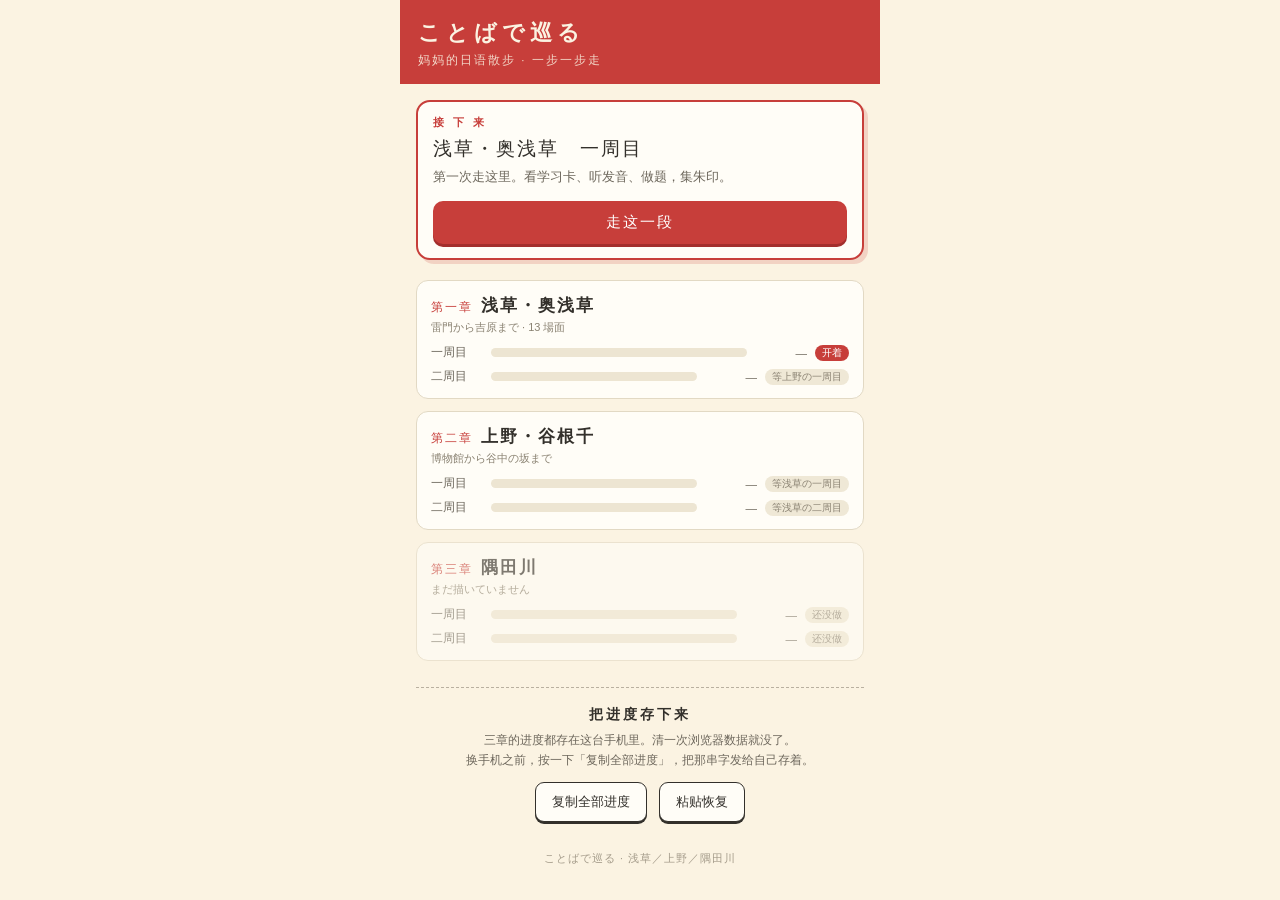
<file: index.html>
<!DOCTYPE html>
<html lang="zh">
<head>
<meta charset="utf-8">
<meta name="viewport" content="width=device-width, initial-scale=1, viewport-fit=cover">
<title>ことばで巡る · 妈妈的日语散步</title>
<link rel="stylesheet" href="jm.css">
<style>
  body{background:var(--paper);color:var(--ink);font-family:var(--sans);
    margin:0 auto;max-width:480px;padding:0 0 40px;-webkit-text-size-adjust:100%}
  header{background:var(--shu);color:var(--paper);padding:18px 18px 16px}
  header h1{font-family:var(--serif);font-size:22px;letter-spacing:5px;margin:0}
  header p{font-size:11.5px;letter-spacing:2px;margin:5px 0 0;opacity:.85}
  main{padding:16px 16px 0}

  .next{background:var(--white);border:2px solid var(--shu);border-radius:14px;
    padding:14px 15px;margin-bottom:20px;box-shadow:4px 4px 0 rgba(199,62,58,.18)}
  .next .lab{font-size:10.5px;letter-spacing:3px;color:var(--shu);font-weight:700;margin-bottom:6px}
  .next .ttl{font-family:var(--serif);font-size:19px;letter-spacing:2px;margin-bottom:5px}
  .next .why{font-size:12.5px;line-height:1.75;color:#6d675c;margin-bottom:12px}
  .next a{display:block;text-align:center;text-decoration:none;background:var(--shu);
    color:#fff;border-radius:10px;padding:12px;font-size:15px;letter-spacing:2px;
    box-shadow:0 3px 0 var(--shu-deep)}
  .next a:active{transform:translateY(2px);box-shadow:0 1px 0 var(--shu-deep)}

  .card{background:var(--white);border:1.5px solid #E2D9C4;border-radius:12px;
    padding:13px 14px;margin-bottom:12px}
  .card.locked{opacity:.62}
  .card .hd{display:flex;align-items:baseline;gap:8px;margin-bottom:3px}
  .card .no{font-family:var(--serif);font-size:12px;color:var(--shu);letter-spacing:2px;flex:none}
  .card h2{font-family:var(--serif);font-size:17px;letter-spacing:2px;margin:0;flex:1}
  .card .sub{font-size:11px;color:#8a8272;margin-bottom:10px}
  .tier{display:flex;align-items:center;gap:8px;margin-top:8px;font-size:11.5px}
  .tier .nm{flex:none;width:52px;color:#6d675c}
  .bar{flex:1;height:9px;border-radius:5px;background:#EDE5D2;overflow:hidden}
  .bar i{display:block;height:100%;border-radius:5px;background:var(--gold)}
  .tier.adv .bar i{background:var(--murasaki)}
  .tier .num{flex:none;width:52px;text-align:right;color:#6d675c;font-variant-numeric:tabular-nums}
  .tier .st{flex:none;font-size:10px;padding:1px 7px;border-radius:9px;white-space:nowrap}
  .st.done{background:#EAF1E5;color:var(--ok)}
  .st.wait{background:#EFE8D6;color:#8a8272}
  .st.now{background:var(--shu);color:#fff}

  .tools{margin-top:26px;padding-top:18px;border-top:1px dashed var(--grey);text-align:center}
  .tools h3{font-family:var(--serif);font-size:14px;letter-spacing:3px;margin:0 0 6px}
  .tools p{font-size:11.5px;line-height:1.75;color:#6d675c;margin:0 0 12px}
  .tools button{background:var(--white);border:1.5px solid var(--ink);border-radius:9px;
    padding:10px 16px;font-size:13px;color:var(--ink);margin:0 4px 8px;
    box-shadow:0 2px 0 var(--ink)}
  .tools button:active{transform:translateY(2px);box-shadow:0 0 0 var(--ink)}
  #bk{width:100%;box-sizing:border-box;font-family:ui-monospace,Menlo,Consolas,monospace;
    font-size:11px;line-height:1.6;word-break:break-all;border:1px solid var(--grey);
    border-radius:8px;padding:9px;background:var(--paper);color:var(--ink);
    margin-top:10px;display:none;height:110px;resize:none}
  footer{text-align:center;font-size:10.5px;color:#a49b8a;margin-top:22px;letter-spacing:1px}
</style>
</head>
<body>

<header>
  <h1>ことばで巡る</h1>
  <p>妈妈的日语散步 · 一步一步走</p>
</header>

<main>
  <div id="next"></div>
  <div id="cards"></div>

  <div class="tools">
    <h3>把进度存下来</h3>
    <p>三章的进度都存在这台手机里。清一次浏览器数据就没了。<br>
       换手机之前，按一下「复制全部进度」，把那串字发给自己存着。</p>
    <button id="b-out">复制全部进度</button>
    <button id="b-in">粘贴恢复</button>
    <textarea id="bk" spellcheck="false"></textarea>
  </div>

  <footer>ことばで巡る · 浅草／上野／隅田川</footer>
</main>

<script>
/* 各章的存档键与解锁前提。要和各章 HTML 里的 REQUIRE 保持一致 */
const CHAPTERS = [
  { id:"asakusa", n:"一", key:"asakusa-meguri-save", file:"chapter1-asakusa.html",
    title:"浅草・奥浅草", sub:"雷門から吉原まで · 13 場面",
    basicGate:null,
    advGate:{ key:"ueno-meguri-save", flag:"doneBasic", label:"上野の一周目" } },
  { id:"ueno", n:"二", key:"ueno-meguri-save", file:"chapter2-ueno.html",
    title:"上野・谷根千", sub:"博物館から谷中の坂まで",
    basicGate:{ key:"asakusa-meguri-save", flag:"doneBasic", label:"浅草の一周目" },
    advGate:{ key:"asakusa-meguri-save", flag:"doneAdv", label:"浅草の二周目" } },
  { id:"sumida", n:"三", key:"sumida-meguri-save", file:null,
    title:"隅田川", sub:"まだ描いていません",
    basicGate:{ key:"asakusa-meguri-save", flag:"doneAdv", label:"浅草の二周目" },
    advGate:null }
];
/* 阶梯次序：1基 → 2基 → 1高 → 3基 → 2高 → … */
const LADDER = [
  ["asakusa","basic"], ["ueno","basic"], ["asakusa","adv"],
  ["sumida","basic"],  ["ueno","adv"]
];
const WHY = {
  "asakusa|adv": "隔了一整章再回来，那些词已经开始忘了。这时候能自己说出来的，才是真记住的。",
  "ueno|adv":    "同样，隔一章再回上野。",
  "sumida|basic":"新地方。先走一遍，认得、听得懂就行。"
};

function load(key){
  try { const v = localStorage.getItem(key); return v ? JSON.parse(v) : null; }
  catch(e){ return null; }
}
function gateOk(g){
  if (!g) return true;
  const s = load(g.key);
  return !!(s && s[g.flag]);
}
function progress(save, tier){
  if (!save) return { got:0, total:0, done:false };
  const box = tier === "adv" ? (save.adv || {}) : save;
  const meta = save.meta || {};
  return {
    got: Object.keys(box.cleared || {}).length,
    total: meta[tier] || 0,
    done: tier === "adv" ? !!save.doneAdv : !!save.doneBasic
  };
}
function tierState(ch, tier){
  const save = load(ch.key);
  const p = progress(save, tier);
  const gate = tier === "adv" ? ch.advGate : ch.basicGate;
  if (p.done) return { ...p, st:"done" };
  if (!ch.file) return { ...p, st:"soon" };
  if (!gateOk(gate)) return { ...p, st:"wait", waitFor:gate && gate.label };
  return { ...p, st:"open" };
}

/* 接下来该做哪一格 */
function nextStep(){
  for (const [id, tier] of LADDER){
    const ch = CHAPTERS.find(c=>c.id === id);
    const s = tierState(ch, tier);
    if (s.st === "open") return { ch, tier, s };
    if (s.st === "wait" || s.st === "soon") continue;
  }
  return null;
}

function render(){
  const ns = nextStep();
  const nx = document.getElementById("next");
  if (ns){
    const isAdv = ns.tier === "adv";
    nx.className = "next";
    nx.innerHTML =
      '<div class="lab">接 下 来</div>' +
      '<div class="ttl">' + ns.ch.title + (isAdv ? '　二周目' : '　一周目') + '</div>' +
      '<div class="why">' + (WHY[ns.ch.id + "|" + ns.tier] ||
        "第一次走这里。看学习卡、听发音、做题，集朱印。") + '</div>' +
      '<a href="' + ns.ch.file + '">走这一段</a>';
  } else {
    nx.className = "next";
    nx.innerHTML = '<div class="lab">今 の と こ ろ</div>' +
      '<div class="ttl">全部走完了</div>' +
      '<div class="why">下一段还在画。歇一歇，或者回去把喜欢的地方再走一遍。</div>';
  }

  const box = document.getElementById("cards");
  box.innerHTML = CHAPTERS.map(ch=>{
    const b = tierState(ch, "basic"), a = tierState(ch, "adv");
    const locked = !ch.file;
    const row = (nm, t, cls)=>{
      const pct = t.total ? Math.round(100 * t.got / t.total) : 0;
      const tag = t.st === "done" ? '<span class="st done">通关</span>'
        : t.st === "open" ? '<span class="st now">开着</span>'
        : t.st === "soon" ? '<span class="st wait">还没做</span>'
        : '<span class="st wait">等' + (t.waitFor || "上一段") + '</span>';
      return '<div class="tier ' + cls + '"><span class="nm">' + nm + '</span>' +
        '<span class="bar"><i style="width:' + pct + '%"></i></span>' +
        '<span class="num">' + (t.total ? t.got + "/" + t.total : "—") + '</span>' +
        tag + '</div>';
    };
    return '<div class="card' + (locked ? ' locked' : '') + '">' +
      '<div class="hd"><span class="no">第' + ch.n + '章</span>' +
      '<h2>' + (ch.file ? '<a style="color:inherit;text-decoration:none" href="' + ch.file + '">' + ch.title + '</a>' : ch.title) + '</h2></div>' +
      '<div class="sub">' + ch.sub + '</div>' +
      row("一周目", b, "") + row("二周目", a, "adv") +
      '</div>';
  }).join("");
}
render();

/* ---------- 备份：三章一起 ---------- */
const bk = document.getElementById("bk");
document.getElementById("b-out").addEventListener("click", async ()=>{
  const saves = {};
  CHAPTERS.forEach(c=>{ const v = localStorage.getItem(c.key); if (v) saves[c.key] = v; });
  const blob = JSON.stringify({ v:1, at:new Date().toISOString().slice(0,10), saves:saves });
  bk.value = blob; bk.style.display = "block"; bk.select();
  let ok = false;
  try { await navigator.clipboard.writeText(blob); ok = true; } catch(e){
    try { ok = document.execCommand("copy"); } catch(e2){}
  }
  alert(ok ? "已复制（" + blob.length + " 字）。发给自己存着就行。"
           : "复制没成功：请长按下面的框，手动全选复制。");
});
document.getElementById("b-in").addEventListener("click", ()=>{
  if (bk.style.display !== "block"){
    bk.value = ""; bk.style.display = "block"; bk.placeholder = "把之前复制的那串字粘贴到这里，再按一次「粘贴恢复」";
    bk.focus(); return;
  }
  let data;
  try { data = JSON.parse(bk.value.trim()); } catch(e){ alert("这串字看着不对，请整段重新复制。"); return; }
  if (!data || !data.saves){ alert("这串字里没有进度。"); return; }
  const names = Object.keys(data.saves);
  if (!confirm("要用这串字覆盖本机的进度吗？\n涉及：" + names.join("、") + "\n\n本机现有的进度会被替换。")) return;
  names.forEach(k=>{ localStorage.setItem(k, data.saves[k]); });
  bk.style.display = "none";
  render();
  alert("恢复好了。");
});
</script>
</body>
</html>
</file>
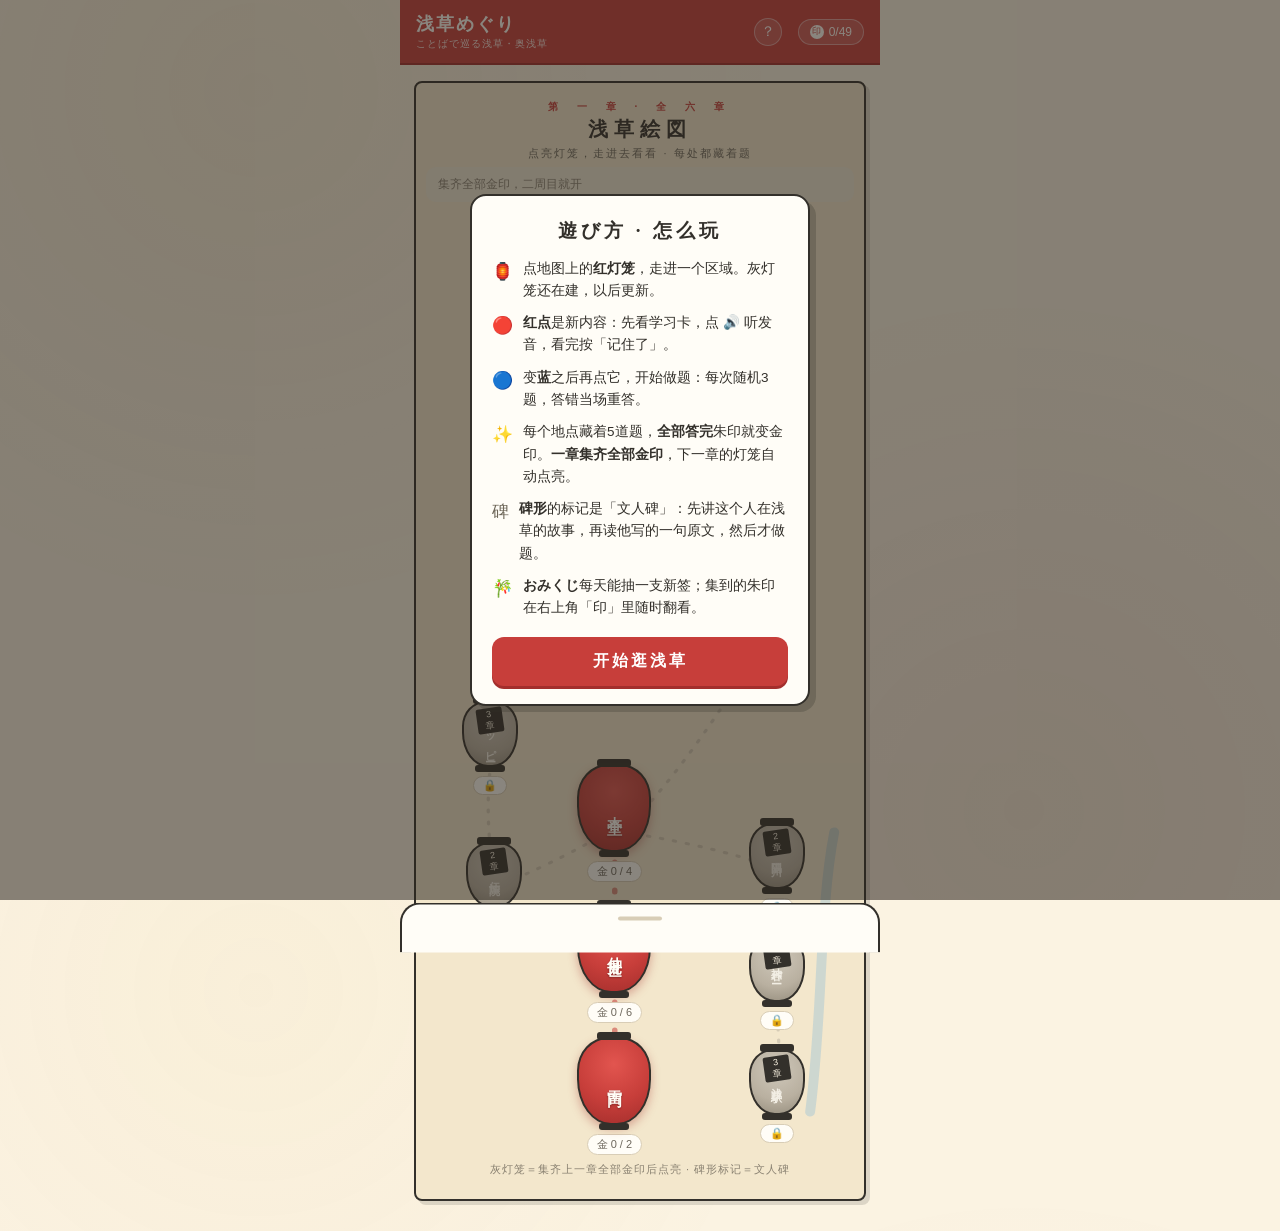
<file: chapter1-asakusa.html>
<!DOCTYPE html>
<html lang="zh-CN">
<head>
<meta charset="UTF-8">
<meta name="viewport" content="width=device-width, initial-scale=1.0, maximum-scale=1.0, user-scalable=no">
<title>浅草めぐり · 妈妈的日语散步</title>
<link rel="stylesheet" href="jm.css">
</head>
<body>

<header id="topbar">
  <button id="btn-back"><span class="arr">‹</span> 地图</button>
  <div id="topbar-title">
    <div class="title">浅草めぐり</div>
    <div class="sub">ことばで巡る浅草・奥浅草</div>
  </div>
  <button id="btn-help" aria-label="怎么玩">？</button>
  <button id="btn-stamps"><span class="seal-mini">印</span><span id="stamp-count">0</span></button>
</header>

<!-- ============ MAP ============ -->
<main id="view-map" class="view active">
  <div class="map-frame">
    <div class="map-head">
      <p class="chap" id="map-chap">第 一 章</p>
      <h1>浅草絵図</h1>
      <p>点亮灯笼，走进去看看 · 每处都藏着题</p>
    </div>
    <div id="map-canvas">
      <svg class="path-bg" viewBox="0 0 390 940" preserveAspectRatio="none" aria-hidden="true">
        <!-- 参道：雷門→仲見世→本堂 -->
        <path d="M172 862 C 172 800, 172 720, 172 640"
              fill="none" stroke="#C73E3A" stroke-width="5" stroke-dasharray="2 12" stroke-linecap="round" opacity=".55"/>
        <!-- 本堂から西へ：伝法院・ホッピー・六区・合羽橋 -->
        <g fill="none" stroke="#B9B0A0" stroke-width="3" stroke-dasharray="2 10" stroke-linecap="round" opacity=".5">
          <path d="M156 626 C 124 646, 96 660, 74 670"/>
          <path d="M60 648 C 56 616, 56 588, 58 562"/>
          <path d="M58 508 C 60 480, 64 452, 68 438"/>
          <path d="M68 386 C 66 352, 66 322, 70 300"/>
          <!-- 本堂から東へ：隅田川・神谷バー・浅草駅 -->
          <path d="M190 622 C 238 630, 280 642, 308 652"/>
          <path d="M320 692 C 322 720, 322 740, 320 748"/>
          <path d="M320 804 C 322 832, 322 850, 320 860"/>
          <!-- 北へ：六区→千束→吉原、本堂→待乳山 -->
          <path d="M92 400 C 132 372, 172 302, 196 276"/>
          <path d="M190 230 C 168 200, 142 152, 124 132"/>
          <path d="M198 598 C 240 548, 284 472, 302 440"/>
        </g>
        <!-- 隅田川（東の帯） -->
        <path d="M372 620 C 358 700, 362 800, 350 900" fill="none" stroke="#9EC3D4" stroke-width="9" stroke-linecap="round" opacity=".45"/>
        <!-- スカイツリー（飾り） -->
        <g opacity=".28" stroke="#7A8450" fill="none" stroke-width="2.5" stroke-linecap="round">
          <path d="M330 210 L336 118 L342 210"/>
          <path d="M336 118 L336 86"/>
          <path d="M327 168 L345 168 M330 196 L342 196"/>
        </g>
      </svg>
      <!-- nodes injected by JS -->
    </div>
    <div class="map-foot">灰灯笼＝集齐上一章全部金印后点亮 · 碑形标记＝文人碑</div>
  </div>
</main>

<!-- ============ SCENE ============ -->
<main id="view-scene" class="view">
  <div class="scene-head">
    <h2 id="scene-title"></h2>
    <span class="prog" id="scene-prog"></span>
  </div>
  <div class="scene-stage" id="scene-stage">
    <!-- svg + spots injected -->
    <div id="egg-bubble"></div>
  </div>
  <p class="scene-tip">红点＝新内容 · 蓝点＝点它做题（每次3题都不同）· 金印＝题库全部答完<br>碑形的标记是「文人碑」，先读故事再做题</p>
</main>

<!-- ============ STAMP BOOK ============ -->
<main id="view-stamps" class="view">
  <div class="book-frame">
    <h2>御朱印帳</h2>
    <p class="b-sub" id="book-sub"></p>
    <div class="stamp-grid" id="stamp-grid"></div>
    <div class="transfer">
      <div class="t-title">换手机 · 进度码</div>
      <p class="t-hint">要换到新手机上接着做？在<b>旧手机</b>上「生成进度码」，把那串字发过去，<br>在<b>新手机</b>上「输入进度码」粘贴进去就行。</p>
      <button class="btn-ghost" id="btn-code-out">生成进度码</button>
      <button class="btn-ghost" id="btn-code-in">输入进度码</button>
    </div>
  </div>
</main>

<!-- ============ BOTTOM SHEET ============ -->
<div id="sheet-mask"></div>
<div id="sheet" role="dialog" aria-modal="true">
  <div class="sheet-grip"></div>
  <div id="sheet-content"></div>
</div>

<script>
/* =====================================================
   浅草・奥浅草 —— 本章数据
   引擎在 jm.js，这里只放属于浅草的东西
===================================================== */
const SAVE_KEY = "asakusa-meguri-save";   /* 妈妈的存档就在这个键上，别改 */

/* 阶梯：1基 → 2基 → 1高 → 3基 → 2高 → 4基 …
   浅草没有入场门槛（她从这里开始）；二周目要等上野一周目走完。 */
const REQUIRE = {
  adv: { key:"ueno-meguri-save", flag:"doneBasic", label:"上野の一周目",
         href:"chapter2-ueno.html",
         hint:"先去上野走一圈。隔一章再回来，那时候这些词已经开始忘了，逼出来的才是真记住的。" }
};

/* 本章文案（原样搬过来，她看到的一个字都没变） */
const MAP_ICON = "lantern";   /* 地图上的记号：浅草是提灯 */

const CH_TEXT = {
  area: "浅草",
  guideBunjin:
    '<div class="g-step"><span class="g-ico" style="font-family:var(--serif);color:#6E6759">碑</span><span><b>碑形</b>的标记是「文人碑」：先讲这个人在浅草的故事，再读他写的一句原文，然后才做题。</span></div>',
  finale:
    '<p style="text-align:center;font-size:14px;line-height:1.9;margin-bottom:8px">' +
    '从雷门一路走到吉原，<br>浅草的每一盏灯笼都被你点亮了。<br>' +
    '245道题、191个单词、49枚朱印，<br>还有六位文人的碑。<br><b>本当にすごいです！</b></p>' +
    '<p style="text-align:center;font-size:14px;color:#C73E3A;font-weight:600;line-height:1.8;margin-bottom:4px">' +
    '下次来浅草的时候<br>还有什么能考到你！<br>赶紧探索新地图吧！ 🎨</p>',
  newChapters:
    '<p style="text-align:center;font-size:14px;line-height:1.9;margin-bottom:10px">' +
    '妈妈，新地图画好了。<br>浅草寺你已经走完了，这次往外走。</p>' +
    '<p style="text-align:center;font-size:13px;color:#7c7566;line-height:1.8;margin-bottom:10px">' +
    '<b>第四章</b> 六区・神谷バー<br>' +
    '<b>第五章</b> 待乳山・今戸・千束<br>' +
    '<b>第六章</b> 合羽橋・蔵前・吉原</p>' +
    '<p style="text-align:center;font-size:13px;color:#26466D;line-height:1.8;margin-bottom:4px">' +
    '路上立了六块<b>文人碑</b>——<br>渥美清、川端康成、太宰治、<br>池波正太郎、永井荷風、樋口一葉。<br>' +
    '<span style="color:#8a8272">他们都在浅草待过，点开碑能听原句。</span></p>'
};

const SCENES = [
  {
    id:"kaminarimon", name:"雷門前広場", short:"雷門", chapter:1,
    svg:"s1",
    hotspots:[
      {
        id:"lantern", name:"雷門大提灯", x:50, y:46,
        learn:{
          words:[
            {jp:"雷門", kana:"かみなりもん", romaji:"kaminarimon", zh:"雷门（浅草寺的正门）"},
            {jp:"提灯", kana:"ちょうちん", romaji:"chōchin", zh:"灯笼"},
            {jp:"入口", kana:"いりぐち", romaji:"iriguchi", zh:"入口"},
            {jp:"観光客", kana:"かんこうきゃく", romaji:"kankōkyaku", zh:"游客"}
          ],
          noteJa:"雷門の提灯は高さ3.9メートル。浅草寺の入口で、観光客の待ち合わせ場所です。",
          noteKana:"かみなりもんの ちょうちんは たかさ さんてんきゅうメートル。せんそうじの いりぐちで、かんこうきゃくの まちあわせばしょです。",
          noteRomaji:"Kaminarimon no chōchin wa takasa 3.9 mētoru. Sensōji no iriguchi de, kankōkyaku no machiawase-basho desu.",
          noteZh:"雷门的大灯笼高3.9米。这里是浅草寺的入口，也是游客约见碰头的地标。"
        },
        questions:[
          {type:"read", prompt:"「雷門」の読み方は？", options:["かみなりもん","らいもん","いかづちもん"], answer:0,
           explain:"「雷」在这里用训读かみなり。中国学习者九成会先想到音读らいもん——这个坑就是给你准备的。"},
          {type:"read", prompt:"「提灯」の読み方は？", options:["ちょうちん","ていとう","さげび"], answer:0,
           explain:"「提灯」是惯用读法ちょうちん，日常里只用这个读音。"},
          {type:"listen", tts:"雷門の前で待ち合わせしませんか。",
           ttsKana:"かみなりもんの まえで まちあわせ しませんか。",
           options:["约在雷门前碰头吧","雷门前禁止等人","雷门快关门了"], answer:0,
           explain:"待ち合わせ（まちあわせ）＝约好碰头。「〜しませんか」是邀请句式。"},
          {type:"read", prompt:"「入口」の読み方は？", options:["いりぐち","にゅうこう","はいりくち"], answer:0,
           explain:"训读组合いり＋ぐち。反义词出口＝でぐち。"},
          {type:"listen", tts:"写真を撮るなら、朝早くがおすすめですよ。",
           ttsKana:"しゃしんを とるなら、あさはやくが おすすめですよ。",
           options:["拍照的话推荐一大早来","这里禁止拍照","晚上拍照更好看"], answer:0,
           explain:"「〜なら」＝如果要…的话。おすすめ＝推荐，菜单上也天天见。"}
        ]
      },
      {
        id:"rickshaw", name:"人力車", x:18, y:66,
        learn:{
          words:[
            {jp:"人力車", kana:"じんりきしゃ", romaji:"jinrikisha", zh:"人力车"},
            {jp:"案内", kana:"あんない", romaji:"annai", zh:"向导/带路"},
            {jp:"観光", kana:"かんこう", romaji:"kankō", zh:"观光"}
          ],
          noteJa:"「お姉さん、一周どうですか？浅草を案内しますよ。」——観光名物、30分のコースが人気です。",
          noteKana:"おねえさん、いっしゅう どうですか？ あさくさを あんない しますよ。かんこうめいぶつ、さんじゅっぷんの コースが にんきです。",
          noteRomaji:"Onēsan, isshū dō desu ka? Asakusa o annai shimasu yo. Kankō meibutsu, 30-pun no kōsu ga ninki desu.",
          noteZh:"车夫的招牌揽客语：「小姐姐，坐一圈怎么样？我带你逛浅草哦。」30分钟路线最受欢迎。"
        },
        questions:[
          {type:"read", prompt:"「人力車」の読み方は？", options:["じんりきしゃ","にんりょくしゃ","ひとちからぐるま"], answer:0,
           explain:"じんりきしゃ——三个字全用音读，りき是「力」的吴音。"},
          {type:"listen", tts:"30分で雷門とスカイツリーが見えるスポットを回ります。",
           ttsKana:"さんじゅっぷんで かみなりもんと スカイツリーが みえる スポットを まわります。",
           options:["30分钟绕一圈，能看到雷门和晴空塔","晴空塔离这里30分钟","雷门30分钟后关闭"], answer:0,
           explain:"「〜が見えるスポットを回ります」＝绕着能看到…的地点转。车夫的真实语速，听不清多放几遍。"},
          {type:"scene", prompt:"想婉拒车夫，说哪句最自然？", jpOptions:true,
           options:["また今度お願いします","いらないです","だめです"], answer:0,
           phraseKana:"またこんど おねがいします",
           explain:"「また今度」（下次吧）是日语里最标准的软拒绝。后两句语法没错，但听起来生硬得像吵架。"},
          {type:"vocab", prompt:"「案内します」是什么意思？",
           options:["带您逛、给您引路","给您拍照","请您上车"], answer:0,
           explain:"案内＝引导、带路。道案内（指路）、案内所（问询处）都是一家人。"},
          {type:"listen", tts:"お代は最後で大丈夫ですよ。",
           ttsKana:"おだいは さいごで だいじょうぶですよ。",
           options:["费用最后付就行","必须先付钱","今天免费"], answer:0,
           explain:"お代（おだい）＝费用（口语）。最後で＝最后（付）。"}
        ]
      },
      {
        id:"pigeons", name:"鳩", x:72, y:83, egg:true,
        eggLines:["ぽっぽー","ばさばさっ","ぽっぽっぽー"],
        eggFinal:"鳩（はと）も浅草の住人です", eggFinalAt:10
      }
    ]
  },
  {
    id:"nakamise", name:"仲見世通り", short:"仲見世", chapter:1,
    svg:"s2",
    hotspots:[
      {
        id:"ningyoyaki", name:"人形焼の店", x:20, y:36,
        learn:{
          words:[
            {jp:"人形焼", kana:"にんぎょうやき", romaji:"ningyōyaki", zh:"人形烧（小蛋糕点心）"},
            {jp:"雷おこし", kana:"かみなりおこし", romaji:"kaminari-okoshi", zh:"雷米花糖"},
            {jp:"お土産", kana:"おみやげ", romaji:"omiyage", zh:"伴手礼"},
            {jp:"試食", kana:"ししょく", romaji:"shishoku", zh:"试吃"}
          ],
          noteJa:"仲見世は雷門から本堂まで続く商店街です。お土産の試食ができる店もあります。",
          noteKana:"なかみせは かみなりもんから ほんどうまで つづく しょうてんがいです。おみやげの ししょくが できる みせも あります。",
          noteRomaji:"Nakamise wa Kaminarimon kara hondō made tsuzuku shōtengai desu. Omiyage no shishoku ga dekiru mise mo arimasu.",
          noteZh:"仲见世是从雷门延伸到本堂的商店街，有的店可以试吃伴手礼。"
        },
        questions:[
          {type:"read", prompt:"「人形焼」の読み方は？", options:["にんぎょうやき","じんけいしょう","ひとがたやき"], answer:0,
           explain:"人形（にんぎょう）＋焼き（やき）。"},
          {type:"listen", tts:"温かいのと冷たいの、どちらにしますか。",
           ttsKana:"あたたかいのと つめたいの、どちらに しますか。",
           options:["问你要热的还是凉的","问你要几个","问你堂食还是带走"], answer:0,
           explain:"温かいの／冷たいの——「の」代替名词，「どちらにしますか」＝您选哪个。"},
          {type:"scene", prompt:"想问能不能试吃，说哪句最自然？", jpOptions:true,
           options:["味見してもいいですか","食べたいです","これは何ですか"], answer:0,
           phraseKana:"あじみしても いいですか",
           explain:"味見（あじみ）＝尝味道。「〜てもいいですか」是请求许可的标准句式。"},
          {type:"read", prompt:"「お土産」の読み方は？", options:["おみやげ","おどさん","おつちさん"], answer:0,
           explain:"熟字训——「土産」两个字整体读みやげ，拆开读必错。"},
          {type:"scene", prompt:"想问一盒里装几个，说哪句？", jpOptions:true,
           options:["一箱に何個入っていますか","これ、いくら？","たくさんください"], answer:0,
           phraseKana:"ひとはこに なんこ はいって いますか",
           explain:"何個（なんこ）＝几个。买点心装盒送人前必问的一句。"}
        ]
      },
      {
        id:"manekineko", name:"招き猫の店", x:80, y:34,
        learn:{
          words:[
            {jp:"招き猫", kana:"まねきねこ", romaji:"manekineko", zh:"招财猫"},
            {jp:"縁起物", kana:"えんぎもの", romaji:"engimono", zh:"吉祥物"},
            {jp:"手作り", kana:"てづくり", romaji:"tezukuri", zh:"手工制作"}
          ],
          noteJa:"招き猫は縁起物です。右手はお金を招き、左手はお客さんを招きます。",
          noteKana:"まねきねこは えんぎものです。みぎては おかねを まねき、ひだりては おきゃくさんを まねきます。",
          noteRomaji:"Manekineko wa engimono desu. Migite wa okane o maneki, hidarite wa okyakusan o manekimasu.",
          noteZh:"招财猫是吉祥物。举右手招财，举左手招客。"
        },
        questions:[
          {type:"read", prompt:"「招き猫」の読み方は？", options:["まねきねこ","しょうざいねこ","よびねこ"], answer:0,
           explain:"招く（まねく）＝招揽。全训读。"},
          {type:"culture", prompt:"举右手的招财猫，招的是什么？",
           options:["招财","招客","招福"], answer:0,
           explain:"右手招钱，左手招客。开店的一般摆左手猫，家里摆右手猫。"},
          {type:"scene", prompt:"想问店员有没有小一点的尺寸，说哪句最自然？", jpOptions:true,
           options:["もう少し小さいサイズはありますか","小さいのがほしい","これ、大きすぎます"], answer:0,
           phraseKana:"もうすこし ちいさい サイズは ありますか",
           explain:"「もう少し＋形容词＋はありますか」是购物万能句式，换成安い、軽い都能用。"},
          {type:"vocab", prompt:"「縁起物」是什么意思？",
           options:["讨彩头的吉祥物","古董","纪念邮票"], answer:0,
           explain:"縁起（えんぎ）＝彩头、吉兆。縁起がいい＝吉利，縁起でもない＝不吉利。"},
          {type:"listen", tts:"これは手作りなので、一つ一つ顔が違うんですよ。",
           ttsKana:"これは てづくりなので、ひとつひとつ かおが ちがうんですよ。",
           options:["这是手工做的，每只脸都不一样","这个不能摸","这些是机器做的"], answer:0,
           explain:"手作り（てづくり）＝手工。一つ一つ＝一个一个。"}
        ]
      },
      {
        id:"kimono", name:"着物レンタル", x:20, y:62,
        learn:{
          words:[
            {jp:"着物", kana:"きもの", romaji:"kimono", zh:"和服"},
            {jp:"レンタル", kana:"レンタル", romaji:"rentaru", zh:"租赁"},
            {jp:"帯", kana:"おび", romaji:"obi", zh:"腰带"},
            {jp:"草履", kana:"ぞうり", romaji:"zōri", zh:"草履（和服鞋）"}
          ],
          noteJa:"浅草では着物を着て歩く観光客が多いです。帯と草履もセットで借りられます。",
          noteKana:"あさくさでは きものを きて あるく かんこうきゃくが おおいです。おびと ぞうりも セットで かりられます。",
          noteRomaji:"Asakusa de wa kimono o kite aruku kankōkyaku ga ōi desu. Obi to zōri mo setto de kariraremasu.",
          noteZh:"在浅草，穿和服逛街的游客很多。腰带和草履可以成套租。"
        },
        questions:[
          {type:"read", prompt:"「着物」の読み方は？", options:["きもの","ちゃくぶつ","きぶつ"], answer:0,
           explain:"着る（きる）＋物（もの）。想成「穿的东西」就不会错。"},
          {type:"listen", tts:"ご返却は夕方5時までにお願いします。",
           ttsKana:"ごへんきゃくは ゆうがた ごじまでに おねがいします。",
           options:["请在下午5点前归还","5点以后打折","今天5点关门"], answer:0,
           explain:"返却（へんきゃく）＝归还。「〜までに」＝在…之前（截止）。"},
          {type:"scene", prompt:"想请店员帮忙穿上和服，说哪句最自然？", jpOptions:true,
           options:["着付けもお願いできますか","着るのを手伝って","一人でできません"], answer:0,
           phraseKana:"きつけも おねがい できますか",
           explain:"着付け（きつけ）是「帮人穿和服」的专门说法，租和服时一定用得上。"},
          {type:"read", prompt:"「帯」の読み方は？", options:["おび","たい","おびる"], answer:0,
           explain:"单字训读おび。包装上的「帯」（书腰）也是它。"},
          {type:"listen", tts:"雨の日は料金が半額になります。",
           ttsKana:"あめのひは りょうきんが はんがくに なります。",
           options:["下雨天费用半价","下雨天不营业","雨天要加钱"], answer:0,
           explain:"半額（はんがく）＝半价。超市晚上的半額シール是打工人的快乐。"}
        ]
      },
      {
        id:"tempura", name:"天ぷら屋", x:80, y:62,
        learn:{
          words:[
            {jp:"天丼", kana:"てんどん", romaji:"tendon", zh:"天妇罗盖饭"},
            {jp:"海老", kana:"えび", romaji:"ebi", zh:"虾"},
            {jp:"老舗", kana:"しにせ", romaji:"shinise", zh:"老字号"},
            {jp:"揚げたて", kana:"あげたて", romaji:"agetate", zh:"刚炸好的"}
          ],
          noteJa:"浅草は天丼の老舗が多いことで有名です。揚げたてが一番おいしいです。",
          noteKana:"あさくさは てんどんの しにせが おおい ことで ゆうめいです。あげたてが いちばん おいしいです。",
          noteRomaji:"Asakusa wa tendon no shinise ga ōi koto de yūmei desu. Agetate ga ichiban oishii desu.",
          noteZh:"浅草以天妇罗盖饭老字号多而闻名。刚炸好的最好吃。"
        },
        questions:[
          {type:"read", prompt:"「海老」の読み方は？", options:["えび","かいろう","うみおい"], answer:0,
           explain:"えび是熟字训——两个汉字合起来对应一个固有词，拆开读必错，只能整个记。"},
          {type:"listen", tts:"海老天丼お待たせしました。熱いのでお気をつけください。",
           ttsKana:"えびてんどん おまたせしました。あついので おきを つけください。",
           options:["天丼来了，小心烫","天丼要等很久","虾卖完了"], answer:0,
           explain:"お待たせしました＝让您久等了（上菜固定语）。熱いので＝因为烫。"},
          {type:"scene", prompt:"想加一份味噌汤，说哪句最自然？", jpOptions:true,
           options:["お味噌汁もつけてもらえますか","スープをください","味噌汁、ある？"], answer:0,
           phraseKana:"おみそしるも つけて もらえますか",
           explain:"「〜をつける」＝配上/附上。第三句语法没错，但对店员说太随便了。"},
          {type:"read", prompt:"「老舗」の読み方は？", options:["しにせ","ろうほ","おいみせ"], answer:0,
           explain:"又一个整体记的熟字训，能力考的常客。老舗＝传了几代的老字号。"},
          {type:"vocab", prompt:"「揚げたて」是什么意思？",
           options:["刚炸好","凉掉了","免油炸"], answer:0,
           explain:"揚げる＝油炸；「〜たて」又来了——焼きたて（刚烤好）的兄弟，见一次认一次。"}
        ]
      },
      {
        id:"sensu", name:"扇子店", x:20, y:87,
        learn:{
          words:[
            {jp:"扇子", kana:"せんす", romaji:"sensu", zh:"折扇"},
            {jp:"団扇", kana:"うちわ", romaji:"uchiwa", zh:"团扇"},
            {jp:"柄", kana:"がら", romaji:"gara", zh:"花纹图案"},
            {jp:"贈り物", kana:"おくりもの", romaji:"okurimono", zh:"礼物"}
          ],
          noteJa:"折りたためるのが扇子、折りたためないのが団扇です。柄の種類も豊富で、贈り物に人気です。",
          noteKana:"おりたためるのが せんす、おりたためないのが うちわです。がらの しゅるいも ほうふで、おくりものに にんきです。",
          noteRomaji:"Oritatameru no ga sensu, oritatamenai no ga uchiwa desu. Gara no shurui mo hōfu de, okurimono ni ninki desu.",
          noteZh:"能折叠的是扇子，不能折的是团扇。花纹种类丰富，很适合送礼。"
        },
        questions:[
          {type:"read", prompt:"「団扇」の読み方は？", options:["うちわ","だんせん","まるおうぎ"], answer:0,
           explain:"又一个熟字训。学了二十年也会在这儿栽——栽过一次就永远记住了。"},
          {type:"culture", prompt:"能折叠的是哪个？",
           options:["扇子","団扇","都能折"], answer:0,
           explain:"扇子（せんす）能折，団扇（うちわ）是一整片。夏日祭上人手一把的是団扇。"},
          {type:"listen", tts:"贈り物用に包んでもらえますか。",
           ttsKana:"おくりものように つつんで もらえますか。",
           options:["能按送礼包装吗","这是赠品","能便宜点吗"], answer:0,
           explain:"贈り物（おくりもの）＝礼物。「〜用に包む」＝按…用途包装。买伴手礼必备句。"},
          {type:"read", prompt:"「贈り物」の読み方は？", options:["おくりもの","ぞうもつ","そうぶつ"], answer:0,
           explain:"贈る（おくる）＝赠送。注意和送る（おくる·寄送）同音不同字。"},
          {type:"vocab", prompt:"在店里问「どんな柄がありますか」，「柄」指的是？",
           options:["花纹图案","手柄","价格"], answer:0,
           explain:"柄（がら）＝花纹。花柄＝碎花纹。买布、买伞、买扇子都用它。"}
        ]
      },
      {
        id:"dango", name:"団子屋", x:80, y:87,
        learn:{
          words:[
            {jp:"団子", kana:"だんご", romaji:"dango", zh:"团子"},
            {jp:"焼きたて", kana:"やきたて", romaji:"yakitate", zh:"刚烤好的"},
            {jp:"一本", kana:"いっぽん", romaji:"ippon", zh:"一串"},
            {jp:"甘い", kana:"あまい", romaji:"amai", zh:"甜的"}
          ],
          noteJa:"みたらし団子は甘辛いタレが特徴です。一本から買えます。",
          noteKana:"みたらしだんごは あまからい タレが とくちょうです。いっぽんから かえます。",
          noteRomaji:"Mitarashi-dango wa amakarai tare ga tokuchō desu. Ippon kara kaemasu.",
          noteZh:"御手洗团子的特点是甜咸口的酱汁。一串起卖。"
        },
        questions:[
          {type:"read", prompt:"「団子」の読み方は？", options:["だんご","だんし","まるこ"], answer:0,
           explain:"だんご。花より団子（不解风情、实惠优先）这个谚语里就是它。"},
          {type:"vocab", prompt:"「焼きたて」是什么意思？",
           options:["刚烤好","烤焦了","需要预烤"], answer:0,
           explain:"「动词ます形去ます＋たて」＝刚…好。炊きたて（刚煮好的饭）、淹れたて（刚泡好的茶）同理。"},
          {type:"listen", tts:"焼きたてですよ、一本どうぞ。",
           ttsKana:"やきたてですよ、いっぽん どうぞ。",
           options:["刚烤好的，来一串吧","一人限一串","烤好还要等一会"], answer:0,
           explain:"「どうぞ」在这里是招呼你买/尝。团子的量词是本（ほん）——因为是串。"},
          {type:"read", prompt:"「一本」の読み方は？", options:["いっぽん","いちほん","ひともと"], answer:0,
           explain:"促音变：いち＋ほん→いっぽん。一本、二本（にほん）、三本（さんぼん），读音一直在变，日语学习者的老朋友。"},
          {type:"listen", tts:"タレは甘いのと、しょっぱいのがあります。",
           ttsKana:"タレは あまいのと、しょっぱいのが あります。",
           options:["酱汁有甜的和咸的","酱汁卖完了","酱汁另外收费"], answer:0,
           explain:"しょっぱい＝咸（口语，比塩辛い常用）。"}
        ]
      },
      {
        id:"cat", name:"眠り猫", x:52, y:94, egg:true,
        eggLines:["にゃあ…","……（翻了个身）","にゃ？","……zzz"],
        eggFinal:"猫は仲見世の看板娘です", eggFinalAt:10
      }
    ]
  },
  {
    id:"hondo", name:"本堂エリア", short:"本堂", chapter:1,
    svg:"s3",
    hotspots:[
      {
        id:"hozomon", name:"宝蔵門", x:50, y:78,
        learn:{
          words:[
            {jp:"宝蔵門", kana:"ほうぞうもん", romaji:"hōzōmon", zh:"宝藏门"},
            {jp:"魔除け", kana:"まよけ", romaji:"mayoke", zh:"辟邪"},
            {jp:"わらじ", kana:"わらじ", romaji:"waraji", zh:"草鞋"},
            {jp:"仁王像", kana:"におうぞう", romaji:"niōzō", zh:"仁王像（守门金刚）"}
          ],
          noteJa:"門の両側には仁王像が立ち、裏には大きなわらじが掛かっています。魔除けだそうです。",
          noteKana:"もんの りょうがわには におうぞうが たち、うらには おおきな わらじが かかっています。まよけだ そうです。",
          noteRomaji:"Mon no ryōgawa ni wa niōzō ga tachi, ura ni wa ōkina waraji ga kakatte imasu. Mayoke da sō desu.",
          noteZh:"门两侧立着仁王像，背面挂着巨大的草鞋，据说是用来辟邪的。"
        },
        questions:[
          {type:"read", prompt:"「宝蔵門」の読み方は？", options:["ほうぞうもん","たからくらもん","ほうくらもん"], answer:0,
           explain:"三字全音读：ほう＋ぞう＋もん。"},
          {type:"vocab", prompt:"「魔除け」是什么意思？",
           options:["辟邪","大扫除","禁止入内"], answer:0,
           explain:"魔（ま）＝邪祟，除け（よけ）＝避开。同构词还有日除け（遮阳）、虫除け（防虫）。"},
          {type:"listen", tts:"あのわらじ、写真撮ってもらえますか。",
           ttsKana:"あのわらじ、しゃしん とって もらえますか。",
           options:["能帮我和那个草鞋拍张照吗","那个草鞋不能拍照","我给你拍草鞋吧"], answer:0,
           explain:"「撮ってもらえますか」＝能帮我拍吗。请路人帮忙拍照就用这句。"},
          {type:"culture", prompt:"宝蔵門左右两侧站着的是？",
           options:["仁王像","狛犬","七福神"], answer:0,
           explain:"仁王（におう）是守寺门的金刚力士；狛犬（こまいぬ）守的是神社——又一个寺和神社的区别。"},
          {type:"read", prompt:"门背面挂着的大草鞋重达500公斤。「草鞋」の読み方は？",
           options:["わらじ","くさぐつ","そうあい"], answer:0,
           explain:"熟字训。据说妖怪看到这么大的草鞋会以为「这里住着巨人」，吓得不敢进门。"}
        ]
      },
      {
        id:"kouro", name:"常香炉", x:26, y:55,
        learn:{
          words:[
            {jp:"常香炉", kana:"じょうこうろ", romaji:"jōkōro", zh:"常香炉"},
            {jp:"煙", kana:"けむり", romaji:"kemuri", zh:"烟"},
            {jp:"お線香", kana:"おせんこう", romaji:"osenkō", zh:"线香"}
          ],
          noteJa:"お線香の煙を体の悪いところにあてると、良くなると言われています。",
          noteKana:"おせんこうの けむりを からだの わるい ところに あてると、よく なると いわれています。",
          noteRomaji:"Osenkō no kemuri o karada no warui tokoro ni ateru to, yoku naru to iwarete imasu.",
          noteZh:"据说把线香的烟扇到身体不舒服的地方，那里就会变好。"
        },
        questions:[
          {type:"read", prompt:"「煙」の読み方は？", options:["けむり","えん","かすみ"], answer:0,
           explain:"单独出现读训读けむり；组词时才用音读えん（禁煙・喫煙）。"},
          {type:"culture", prompt:"大家把香炉的烟往身上扇，是为了什么？",
           options:["治愈身体不好的地方","驱赶蚊虫","净化随身物品"], answer:0,
           explain:"哪里不舒服扇哪里。下次去可以留意：扇头的人最多。"},
          {type:"listen", tts:"頭にあてると、頭が良くなるそうですよ。",
           ttsKana:"あたまに あてると、あたまが よく なる そうですよ。",
           options:["听说扇到头上会变聪明","烟对头不好","请不要靠近头部"], answer:0,
           explain:"「〜そうですよ」＝听说…哦（传闻）。頭が良い＝聪明。"},
          {type:"read", prompt:"「お線香」の読み方は？", options:["おせんこう","おせんか","おいとこう"], answer:0,
           explain:"線香＝线香。参拜、扫墓都用，也是「香火」的具体形态。"},
          {type:"listen", tts:"お線香は一束100円です。",
           ttsKana:"おせんこうは ひとたば ひゃくえんです。",
           options:["线香一束100日元","线香免费","一人限一根"], answer:0,
           explain:"一束（ひとたば）＝一捆。数钱的百＝ひゃく，配円直接读ひゃくえん。"}
        ]
      },
      {
        id:"saisen", name:"本堂参拝", x:50, y:32,
        learn:{
          words:[
            {jp:"お賽銭", kana:"おさいせん", romaji:"osaisen", zh:"香资/香火钱"},
            {jp:"お参り", kana:"おまいり", romaji:"omairi", zh:"参拜"},
            {jp:"願い事", kana:"ねがいごと", romaji:"negaigoto", zh:"心愿"},
            {jp:"手を合わせる", kana:"てをあわせる", romaji:"te o awaseru", zh:"合掌"}
          ],
          noteJa:"浅草寺はお寺なので、神社と違って拍手はしません。静かに手を合わせて、願い事をします。",
          noteKana:"せんそうじは おてらなので、じんじゃと ちがって かしわでは しません。しずかに てを あわせて、ねがいごとを します。",
          noteRomaji:"Sensōji wa otera na node, jinja to chigatte kashiwade wa shimasen. Shizuka ni te o awasete, negaigoto o shimasu.",
          noteZh:"浅草寺是寺庙，和神社不同，参拜时不拍手。静静合掌，许下心愿。"
        },
        questions:[
          {type:"culture", prompt:"在浅草寺本堂参拜，正确的做法是？",
           options:["静静合掌，不拍手","二礼二拍手一礼","拍三次手"], answer:0,
           explain:"「二礼二拍手一礼」是神社的规矩。寺庙不拍手——这一题错了的人非常多，错了才记得牢。"},
          {type:"read", prompt:"「お賽銭」の読み方は？", options:["おさいせん","おしんせん","おざいぜに"], answer:0,
           explain:"賽銭（さいせん），加お表示郑重。投币的箱子叫賽銭箱（さいせんばこ）。"},
          {type:"listen", tts:"お賽銭は五円玉がいいって言いますね。ご縁がありますように。",
           ttsKana:"おさいせんは ごえんだまが いいって いいますね。ごえんが ありますように。",
           options:["投五円是取「ご縁」的谐音","至少要投五百円","投五円以下失礼"], answer:0,
           explain:"五円（ごえん）＝ご縁（缘分）谐音，所以大家爱投五円硬币。金额本身没有规定。"},
          {type:"read", prompt:"「願い事」の読み方は？", options:["ねがいごと","がんじ","きぼうごと"], answer:0,
           explain:"願う（ねがう）＝祈愿。抽签签文的第一行就是它——现在你能读懂了。"},
          {type:"listen", tts:"お参りの前に、手を清めましょう。",
           ttsKana:"おまいりの まえに、てを きよめましょう。",
           options:["参拜前先净手","参拜前要脱鞋","参拜前请排队"], answer:0,
           explain:"清める（きよめる）＝洗净。入口洗手的水池叫手水舎（ちょうずや）。"}
        ]
      },
      {
        id:"pagoda", name:"五重塔", x:15, y:26,
        learn:{
          words:[
            {jp:"五重塔", kana:"ごじゅうのとう", romaji:"gojūnotō", zh:"五重塔"},
            {jp:"ライトアップ", kana:"ライトアップ", romaji:"raito appu", zh:"夜间灯光照明"},
            {jp:"夜景", kana:"やけい", romaji:"yakei", zh:"夜景"},
            {jp:"建物", kana:"たてもの", romaji:"tatemono", zh:"建筑物"}
          ],
          noteJa:"夜はライトアップされて、とてもきれいです。夜景の写真スポットとして人気の建物です。",
          noteKana:"よるは ライトアップ されて、とても きれいです。やけいの しゃしんスポットとして にんきの たてものです。",
          noteRomaji:"Yoru wa raito appu sarete, totemo kirei desu. Yakei no shashin supotto to shite ninki no tatemono desu.",
          noteZh:"晚上有灯光照明，非常漂亮，是拍夜景的人气建筑。"
        },
        questions:[
          {type:"read", prompt:"「五重塔」の読み方は？", options:["ごじゅうのとう","ごちょうとう","いつえのとう"], answer:0,
           explain:"注意中间藏了个「の」：ごじゅう・の・とう。很多学习者会漏掉。"},
          {type:"listen", tts:"夜のライトアップは何時までですか。",
           ttsKana:"よるの ライトアップは なんじまでですか。",
           options:["问夜间点灯到几点","说晚上很亮","问几点开门"], answer:0,
           explain:"「何時まで」＝到几点。问营业时间的孪生句是「何時から」。"},
          {type:"vocab", prompt:"「ライトアップ」是什么意思？",
           options:["夜间灯光照明","打折促销","排队入场"], answer:0,
           explain:"和制英语light up。红叶季、樱花季的「夜間ライトアップ」新闻里天天见。"},
          {type:"read", prompt:"「建物」の読み方は？", options:["たてもの","けんぶつ","たちもの"], answer:0,
           explain:"训读组合たてもの。长得像的「見物（けんぶつ）」是参观——两个词经常被认混。"},
          {type:"listen", tts:"五重塔の中には入れません。外から見るだけです。",
           ttsKana:"ごじゅうのとうの なかには はいれません。そとから みるだけです。",
           options:["塔内不能进，只能在外面看","塔里可以参观","塔今天关闭"], answer:0,
           explain:"入れません＝进不去（可能形否定）。「〜だけ」＝只、仅仅。"}
        ]
      },
      {
        id:"omikuji", name:"おみくじ", x:84, y:44, mikuji:true
      }
    ]
  },
  {
    id:"denboin", name:"伝法院通り", short:"伝法院", chapter:2,
    svg:"s4",
    hotspots:[
      {
        id:"soba", name:"蕎麦屋", x:20, y:42,
        learn:{
          words:[
            {jp:"蕎麦", kana:"そば", romaji:"soba", zh:"荞麦面"},
            {jp:"出汁", kana:"だし", romaji:"dashi", zh:"高汤"},
            {jp:"お会計", kana:"おかいけい", romaji:"okaikei", zh:"结账"},
            {jp:"天ざる", kana:"てんざる", romaji:"tenzaru", zh:"天妇罗笸箩面"}
          ],
          noteJa:"伝法院通りには江戸の雰囲気の店が並んでいます。蕎麦は音を立てて食べても大丈夫です。",
          noteKana:"でんぼういんどおりには えどの ふんいきの みせが ならんでいます。そばは おとを たてて たべても だいじょうぶです。",
          noteRomaji:"Denbōin-dōri ni wa Edo no fun'iki no mise ga narande imasu. Soba wa oto o tatete tabete mo daijōbu desu.",
          noteZh:"传法院通排列着江户风情的店铺。吃荞麦面出声也没关系。"
        },
        questions:[
          {type:"read", prompt:"「蕎麦」の読み方は？", options:["そば","きょうばく","そばく"], answer:0,
           explain:"熟字训そば。车站的「駅そば」是日本人的快餐。"},
          {type:"read", prompt:"「出汁」の読み方は？", options:["だし","でじる","しゅつじゅう"], answer:0,
           explain:"だし＝高汤，日料的灵魂词。昆布出汁、かつお出汁。"},
          {type:"listen", tts:"お蕎麦、伸びないうちにどうぞ。",
           ttsKana:"おそば、のびない うちに どうぞ。",
           options:["面会坨，请趁早吃","面还要再等等","面可以免费续"], answer:0,
           explain:"伸びる＝面泡软坨掉。「〜ないうちに」＝趁还没…。"},
          {type:"scene", prompt:"吃完想结账，说哪句最自然？", jpOptions:true,
           options:["お会計お願いします","お金です","終わりました"], answer:0,
           phraseKana:"おかいけい おねがいします",
           explain:"万能结账句，所有餐厅通用。也可以说「お勘定お願いします」。"},
          {type:"culture", prompt:"在日本吃荞麦面发出「吸溜」声是？",
           options:["可以的，甚至算吃法地道","非常失礼","只有小孩可以"], answer:0,
           explain:"吸面出声OK，据说更能带出香气。但喝汤把碗敲得响就不行了。"}
        ]
      },
      {
        id:"yokan", name:"芋ようかん屋", x:80, y:42,
        learn:{
          words:[
            {jp:"芋", kana:"いも", romaji:"imo", zh:"薯类/红薯"},
            {jp:"ようかん", kana:"ようかん", romaji:"yōkan", zh:"羊羹"},
            {jp:"賞味期限", kana:"しょうみきげん", romaji:"shōmi-kigen", zh:"保质期"},
            {jp:"日持ち", kana:"ひもち", romaji:"himochi", zh:"耐放程度"}
          ],
          noteJa:"浅草名物の芋ようかんは、さつまいもと砂糖だけで作られています。",
          noteKana:"あさくさめいぶつの いもようかんは、さつまいもと さとうだけで つくられています。",
          noteRomaji:"Asakusa meibutsu no imo-yōkan wa, satsumaimo to satō dake de tsukurarete imasu.",
          noteZh:"浅草名产芋羊羹，只用红薯和砂糖制成。"
        },
        questions:[
          {type:"read", prompt:"「芋」の読み方は？", options:["いも","う","たろ"], answer:0,
           explain:"いも。さつまいも（红薯）、じゃがいも（土豆）、さといも（芋头）全家桶。"},
          {type:"read", prompt:"「賞味期限」の読み方は？", options:["しょうみきげん","しょうあじきげん","そうみきげん"], answer:0,
           explain:"买吃的必看的四个字。和消費期限不同：賞味期限过了只是不够好吃，不是不能吃。"},
          {type:"listen", tts:"賞味期限は明日までなので、お早めにどうぞ。",
           ttsKana:"しょうみきげんは あしたまでなので、おはやめに どうぞ。",
           options:["保质期到明天，请尽早吃","明天才能吃","可以放一个月"], answer:0,
           explain:"お早めに＝请尽早。包装上的「お早めにお召し上がりください」就是它的完整版。"},
          {type:"vocab", prompt:"店头写着「ご試食どうぞ」，意思是？",
           options:["请随意试吃","禁止饮食","仅限外带"], answer:0,
           explain:"試食（ししょく）＝试吃。看到这五个字就放心大胆地尝。"},
          {type:"scene", prompt:"买伴手礼想问能放几天，说哪句？", jpOptions:true,
           options:["日持ちはどのくらいですか","何日ですか","古いですか"], answer:0,
           phraseKana:"ひもちは どのくらいですか",
           explain:"日持ち（ひもち）＝耐放程度。买点心带回国前的专用提问。"}
        ]
      },
      {
        id:"tenugui", name:"手ぬぐい店", x:50, y:70,
        learn:{
          words:[
            {jp:"手ぬぐい", kana:"てぬぐい", romaji:"tenugui", zh:"日式手巾"},
            {jp:"綿", kana:"めん", romaji:"men", zh:"棉"},
            {jp:"藍色", kana:"あいいろ", romaji:"aiiro", zh:"藏蓝色"}
          ],
          noteJa:"手ぬぐいは江戸時代から使われている万能の布です。綿100%で、乾きが早いです。",
          noteKana:"てぬぐいは えどじだいから つかわれている ばんのうの ぬのです。めん ひゃくパーセントで、かわきが はやいです。",
          noteRomaji:"Tenugui wa Edo-jidai kara tsukawarete iru bannō no nuno desu. Men 100% de, kawaki ga hayai desu.",
          noteZh:"手巾是江户时代沿用至今的万能布。纯棉材质，干得很快。"
        },
        questions:[
          {type:"read", prompt:"「手ぬぐい」の読み方は？", options:["てぬぐい","しゅきん","てふき"], answer:0,
           explain:"拭う（ぬぐう）＝擦拭。手ぬぐい＝擦手布，但实际是万能布。"},
          {type:"read", prompt:"材质标签「綿100%」的「綿」读作？", options:["めん","わた","こめん"], answer:0,
           explain:"标材质时读めん；单说「棉花」这种东西才读わた。一个字两副面孔。"},
          {type:"listen", tts:"洗うと少し縮みますので、ご注意ください。",
           ttsKana:"あらうと すこし ちぢみますので、ごちゅういください。",
           options:["洗后会稍微缩水，请注意","不能水洗","越洗越大"], answer:0,
           explain:"縮む（ちぢむ）＝缩。买棉麻制品常听到的提醒。"},
          {type:"scene", prompt:"不知道这东西怎么用，想问店员，说哪句？", jpOptions:true,
           options:["これはどうやって使うんですか","何ですかこれ","使い方！"], answer:0,
           phraseKana:"これは どうやって つかうんですか",
           explain:"どうやって＝怎么（用什么方法）。万能提问句，接任何动词都行。"},
          {type:"culture", prompt:"手ぬぐい和普通毛巾最大的不同是？",
           options:["边缘不锁边、干得特别快","更厚实","只能当装饰"], answer:0,
           explain:"布边是剪裁不缝的，越用越软、越洗越贴手，一两个小时就晾干。"}
        ]
      },
      {
        id:"tanuki", name:"屋根のたぬき", x:82, y:16, egg:true,
        eggLines:["……","（屋根の上からこっちを見ている）","（しっぽが揺れた）"],
        eggFinal:"伝法院通りの屋根には、たぬきが隠れています", eggFinalAt:8
      }
    ]
  },
  {
    id:"sumida", name:"吾妻橋・隅田川", short:"隅田川", chapter:2,
    svg:"s5",
    hotspots:[
      {
        id:"bridge", name:"吾妻橋", x:30, y:62,
        learn:{
          words:[
            {jp:"橋", kana:"はし", romaji:"hashi", zh:"桥"},
            {jp:"渡る", kana:"わたる", romaji:"wataru", zh:"过（桥/马路）"},
            {jp:"眺め", kana:"ながめ", romaji:"nagame", zh:"景色/视野"}
          ],
          noteJa:"吾妻橋からは、スカイツリーと金色のオブジェがよく見えます。眺めが最高です。",
          noteKana:"あづまばしからは、スカイツリーと きんいろの オブジェが よく みえます。ながめが さいこうです。",
          noteRomaji:"Azumabashi kara wa, Sukaitsurī to kin'iro no obuje ga yoku miemasu. Nagame ga saikō desu.",
          noteZh:"从吾妻桥能清楚看到晴空塔和那个金色雕塑，视野绝佳。"
        },
        questions:[
          {type:"read", prompt:"「橋」单独出现时的読み方は？", options:["はし","きょう","ばし"], answer:0,
           explain:"单独读はし；组成桥名时浊化成ばし（吾妻橋＝あづまばし）——这个现象叫连浊。"},
          {type:"vocab", prompt:"「眺めがいい」是什么意思？",
           options:["视野好、景色好","散步舒服","桥很结实"], answer:0,
           explain:"眺め（ながめ）＝景色视野。订酒店选房也用：眺めのいい部屋。"},
          {type:"listen", tts:"ここから見るスカイツリーが一番きれいですよ。",
           ttsKana:"ここから みる スカイツリーが いちばん きれいですよ。",
           options:["从这里看晴空塔最美","晴空塔今天关门","晴空塔在维修"], answer:0,
           explain:"一番（いちばん）＋形容词＝最…。"},
          {type:"read", prompt:"「渡る」の読み方は？", options:["わたる","とる","めぐる"], answer:0,
           explain:"过桥、过马路都用渡る。橋を渡る、道を渡る。"},
          {type:"scene", prompt:"桥上人多想借过，说哪句最自然？", jpOptions:true,
           options:["すみません、通ります","どいて","行きます"], answer:0,
           phraseKana:"すみません、とおります",
           explain:"轻声说这句人群自然让开。どいて（让开）很粗鲁，吵架才用。"}
        ]
      },
      {
        id:"suijobus", name:"水上バス乗り場", x:70, y:78,
        learn:{
          words:[
            {jp:"水上バス", kana:"すいじょうバス", romaji:"suijō-basu", zh:"水上巴士"},
            {jp:"乗り場", kana:"のりば", romaji:"noriba", zh:"乘船/乘车处"},
            {jp:"片道", kana:"かたみち", romaji:"katamichi", zh:"单程"},
            {jp:"往復", kana:"おうふく", romaji:"ōfuku", zh:"往返"}
          ],
          noteJa:"水上バスで隅田川を下って、お台場まで行けます。",
          noteKana:"すいじょうバスで すみだがわを くだって、おだいばまで いけます。",
          noteRomaji:"Suijō-basu de Sumidagawa o kudatte, Odaiba made ikemasu.",
          noteZh:"坐水上巴士顺隅田川而下，可以一直到台场。"
        },
        questions:[
          {type:"read", prompt:"「乗り場」の読み方は？", options:["のりば","じょうじょう","のりじょう"], answer:0,
           explain:"タクシー乗り場、バス乗り場——到处都是这三个字。"},
          {type:"vocab", prompt:"「往返票」应该买哪种？",
           options:["往復","片道","自由席"], answer:0,
           explain:"片道（かたみち）单程，往復（おうふく）往返。买票必用的一对词。"},
          {type:"listen", tts:"次の便は30分後に出発します。",
           ttsKana:"つぎの びんは さんじゅっぷんごに しゅっぱつします。",
           options:["下一班30分钟后出发","末班船已经开走","每30分钟一班"], answer:0,
           explain:"便（びん）＝班次。次の便＝下一班。"},
          {type:"scene", prompt:"想买两张往返票，说哪句？", jpOptions:true,
           options:["往復を二枚お願いします","チケット二つ","二人です"], answer:0,
           phraseKana:"おうふくを にまい おねがいします",
           explain:"票的量词是枚（まい）。二枚＝两张。"},
          {type:"read", prompt:"「出発」の読み方は？", options:["しゅっぱつ","しゅつはつ","でたつ"], answer:0,
           explain:"促音变しゅっぱつ。机场、车站的电子屏天天见。"}
        ]
      },
      {
        id:"riverside", name:"隅田川の遊歩道", x:24, y:88,
        learn:{
          words:[
            {jp:"桜", kana:"さくら", romaji:"sakura", zh:"樱花"},
            {jp:"花見", kana:"はなみ", romaji:"hanami", zh:"赏花"},
            {jp:"満開", kana:"まんかい", romaji:"mankai", zh:"盛开"},
            {jp:"散歩", kana:"さんぽ", romaji:"sanpo", zh:"散步"}
          ],
          noteJa:"春には隅田川の両岸に桜が咲いて、花見の名所になります。",
          noteKana:"はるには すみだがわの りょうがんに さくらが さいて、はなみの めいしょに なります。",
          noteRomaji:"Haru ni wa Sumidagawa no ryōgan ni sakura ga saite, hanami no meisho ni narimasu.",
          noteZh:"春天隅田川两岸樱花盛开，是赏花名胜。"
        },
        questions:[
          {type:"read", prompt:"「花見」の読み方は？", options:["はなみ","かけん","はなけん"], answer:0,
           explain:"「見」训读み。月見（赏月）、雪見（赏雪）同款构词。"},
          {type:"listen", tts:"桜は今週末が見頃だそうですよ。",
           ttsKana:"さくらは こんしゅうまつが みごろだそうですよ。",
           options:["樱花这周末是最佳观赏期","樱花已经谢了","樱花下个月才开"], answer:0,
           explain:"見頃（みごろ）＝正当观赏时。食べ頃（正好吃的时候）同理。"},
          {type:"vocab", prompt:"「満開」是什么意思？",
           options:["盛开","花苞","凋谢"], answer:0,
           explain:"満開（まんかい）。春天新闻里的高频词：桜前線、三分咲き、満開。"},
          {type:"read", prompt:"「散歩」の読み方は？", options:["さんぽ","さんほ","ちるほ"], answer:0,
           explain:"注意是半浊音ぽ。犬の散歩＝遛狗。"},
          {type:"scene", prompt:"想请路人帮忙拍照，最客气的说法是？", jpOptions:true,
           options:["写真を撮っていただけますか","カメラお願い","撮って！"], answer:0,
           phraseKana:"しゃしんを とって いただけますか",
           explain:"いただけますか比もらえますか又客气一档，对陌生人正合适。"}
        ]
      },
      {
        id:"kamome", name:"ユリカモメ", x:76, y:30, egg:true,
        eggLines:["ミャー","（叫声像猫！）","（贴着水面飞过去了）"],
        eggFinal:"ユリカモメは東京都の鳥です", eggFinalAt:8
      }
    ]
  },
  {
    id:"hoppy", name:"ホッピー通り", short:"ホッピー", chapter:3,
    svg:"s6",
    hotspots:[
      {
        id:"izakaya", name:"居酒屋の暖簾", x:22, y:44,
        learn:{
          words:[
            {jp:"居酒屋", kana:"いざかや", romaji:"izakaya", zh:"居酒屋"},
            {jp:"暖簾", kana:"のれん", romaji:"noren", zh:"门帘"},
            {jp:"乾杯", kana:"かんぱい", romaji:"kanpai", zh:"干杯"},
            {jp:"とりあえず", kana:"とりあえず", romaji:"toriaezu", zh:"先来…（姑且）"}
          ],
          noteJa:"ホッピー通りは昼から飲める居酒屋が並ぶ通りです。「とりあえずビール」は魔法の言葉です。",
          noteKana:"ホッピーどおりは ひるから のめる いざかやが ならぶ とおりです。とりあえず ビールは まほうの ことばです。",
          noteRomaji:"Hoppī-dōri wa hiru kara nomeru izakaya ga narabu tōri desu. 'Toriaezu bīru' wa mahō no kotoba desu.",
          noteZh:"ホッピー通り是从中午就开喝的居酒屋一条街。「先来杯啤酒」是打开一切的魔法咒语。"
        },
        questions:[
          {type:"read", prompt:"「居酒屋」の読み方は？", options:["いざかや","きょしゅや","いさかや"], answer:0,
           explain:"い＋ざかや，中间浊化。居（い）＝待着——「能待着喝酒的店」。"},
          {type:"read", prompt:"「乾杯」の読み方は？", options:["かんぱい","かんはい","けんぱい"], answer:0,
           explain:"半浊音ぱい。中文干杯要喝干，日语乾杯只是碰个杯，别硬灌。"},
          {type:"vocab", prompt:"「とりあえずビール」是什么意思？",
           options:["先来杯啤酒（再慢慢点别的）","只要啤酒","啤酒免费"], answer:0,
           explain:"とりあえず＝姑且、先。居酒屋落座第一句，说完店员和同伴都安心了。"},
          {type:"listen", tts:"お通しです。こちらはサービスではありません。",
           ttsKana:"おとおしです。こちらは サービスでは ありません。",
           options:["这是开胃小菜，不是免费赠送的","这是本店赠品","这是今日菜单"], answer:0,
           explain:"お通し＝落座自动上的小菜，要收钱（一般300-500円）。无数游客的第一课，现在你妈免疫了。"},
          {type:"scene", prompt:"看到邻桌的菜很馋，想点一样的，说哪句？", jpOptions:true,
           options:["あれと同じものをください","あれ！あれ！","隣のです"], answer:0,
           phraseKana:"あれと おなじものを ください",
           explain:"指着别桌点菜的标准句。同じもの＝一样的东西。"}
        ]
      },
      {
        id:"yakitori", name:"焼き鳥の屋台", x:78, y:44,
        learn:{
          words:[
            {jp:"焼き鳥", kana:"やきとり", romaji:"yakitori", zh:"烤鸡串"},
            {jp:"塩", kana:"しお", romaji:"shio", zh:"盐"},
            {jp:"タレ", kana:"タレ", romaji:"tare", zh:"酱汁"},
            {jp:"おかわり", kana:"おかわり", romaji:"okawari", zh:"续杯/再来一份"}
          ],
          noteJa:"焼き鳥は塩かタレか選べます。通は塩から始めるそうです。",
          noteKana:"やきとりは しおか タレか えらべます。つうは しおから はじめる そうです。",
          noteRomaji:"Yakitori wa shio ka tare ka erabemasu. Tsū wa shio kara hajimeru sō desu.",
          noteZh:"烤鸡串可以选盐味或酱汁味。据说行家都从盐味吃起。"
        },
        questions:[
          {type:"read", prompt:"「塩」の読み方は？", options:["しお","えん","しほ"], answer:0,
           explain:"单字训读しお；组词才用音读えん（塩分、減塩）。"},
          {type:"vocab", prompt:"「おかわり」是什么意思？",
           options:["再来一份、续杯","打包带走","请结账"], answer:0,
           explain:"ご飯おかわり自由＝米饭随便续。这个词能让旅行幸福度上升30%。"},
          {type:"listen", tts:"塩とタレ、どちらになさいますか。",
           ttsKana:"しおと タレ、どちらに なさいますか。",
           options:["问要盐味还是酱汁味","问要几串","问辣不辣"], answer:0,
           explain:"なさいます是します的尊敬语——店员对客人专用，听懂了但自己不用说。"},
          {type:"read", prompt:"「焼き鳥」の読み方は？", options:["やきとり","しょうちょう","やきどり"], answer:0,
           explain:"这里的とり不浊化。但烤串店menu上的ねぎま、つくね又是另一批生词了。"},
          {type:"scene", prompt:"杯子空了，想再来一杯一样的，说哪句？", jpOptions:true,
           options:["同じものをもう一杯お願いします","もっと！","ビール"], answer:0,
           phraseKana:"おなじものを もういっぱい おねがいします",
           explain:"もう一杯＝再来一杯。配上空杯子一举，全世界都懂了。"}
        ]
      },
      {
        id:"hoppysign", name:"ホッピーの看板", x:50, y:20,
        learn:{
          words:[
            {jp:"ホッピー", kana:"ホッピー", romaji:"hoppī", zh:"Hoppy（啤酒风味饮料）"},
            {jp:"下町", kana:"したまち", romaji:"shitamachi", zh:"老城区/平民街区"},
            {jp:"名物", kana:"めいぶつ", romaji:"meibutsu", zh:"名产"},
            {jp:"割る", kana:"わる", romaji:"waru", zh:"兑着喝"}
          ],
          noteJa:"ホッピーはビール風の飲み物で、焼酎と割って飲む下町の名物です。",
          noteKana:"ホッピーは ビールふうの のみもので、しょうちゅうと わって のむ したまちの めいぶつです。",
          noteRomaji:"Hoppī wa bīru-fū no nomimono de, shōchū to watte nomu shitamachi no meibutsu desu.",
          noteZh:"Hoppy是啤酒风味的饮料，兑烧酒一起喝，是老城区的名物——这条街就以它命名。"
        },
        questions:[
          {type:"read", prompt:"「下町」の読み方は？", options:["したまち","しもまち","げちょう"], answer:0,
           explain:"下町＝庶民老街区，浅草就是代表。反义词是山の手（やまのて）。"},
          {type:"read", prompt:"「名物」の読み方は？", options:["めいぶつ","なもの","めいもの"], answer:0,
           explain:"名物＝当地名产。名物に旨いものなし（名产没好吃的）是句毒舌谚语——浅草是例外。"},
          {type:"listen", tts:"初めてですか？じゃあ、飲み方を説明しますね。",
           ttsKana:"はじめてですか？ じゃあ、のみかたを せつめいしますね。",
           options:["第一次喝吗？那我给你讲讲喝法","这个卖完了","你喝得太多了"], answer:0,
           explain:"飲み方（のみかた）＝喝法。「动词ます形去ます＋方」＝…的方法：食べ方、使い方、読み方。"},
          {type:"vocab", prompt:"喝酒场景里的「割る」是什么意思？",
           options:["兑着喝","打碎杯子","AA制平摊"], answer:0,
           explain:"水割り（兑水）、お湯割り（兑热水）、ソーダ割り（兑苏打）都是这个割る。"},
          {type:"culture", prompt:"在居酒屋，大家举杯时说的是？",
           options:["乾杯！","いただきます","ごちそうさま"], answer:0,
           explain:"吃饭开动说いただきます，喝酒碰杯说乾杯，吃完说ごちそうさま——三件套别混。"}
        ]
      },
      {
        id:"akachochin", name:"赤提灯", x:80, y:76, egg:true,
        eggLines:["ゆらゆら","（風で揺れている）","（灯りがついた）"],
        eggFinal:"赤提灯は「ここで飲めます」の合図です", eggFinalAt:8
      }
    ]
  },
  {
    id:"station", name:"浅草駅", short:"浅草駅", chapter:3,
    svg:"s7",
    hotspots:[
      {
        id:"kenbaiki", name:"券売機", x:20, y:60,
        learn:{
          words:[
            {jp:"切符", kana:"きっぷ", romaji:"kippu", zh:"车票"},
            {jp:"券売機", kana:"けんばいき", romaji:"kenbaiki", zh:"售票机"},
            {jp:"運賃", kana:"うんちん", romaji:"unchin", zh:"车费"},
            {jp:"チャージ", kana:"チャージ", romaji:"chāji", zh:"充值"}
          ],
          noteJa:"切符を買うより、ICカードにチャージする方が便利です。",
          noteKana:"きっぷを かうより、アイシーカードに チャージする ほうが べんりです。",
          noteRomaji:"Kippu o kau yori, IC kādo ni chāji suru hō ga benri desu.",
          noteZh:"比起每次买票，给IC交通卡充值更方便。"
        },
        questions:[
          {type:"read", prompt:"「切符」の読み方は？", options:["きっぷ","せっぷ","きりふ"], answer:0,
           explain:"促音＋半浊音双重变化：きっぷ。"},
          {type:"vocab", prompt:"「チャージ」是什么意思？",
           options:["给交通卡充值","退款","换乘"], answer:0,
           explain:"Suica、PASMO都说チャージ。便利店收银台也能：チャージお願いします。"},
          {type:"listen", tts:"このカードにいくらチャージしますか。",
           ttsKana:"この カードに いくら チャージしますか。",
           options:["问给卡充多少钱","问卡里还剩多少","问卡是不是丢了"], answer:0,
           explain:"いくら＝多少钱。机器和店员都会这么问。"},
          {type:"read", prompt:"「運賃」の読み方は？", options:["うんちん","うんじん","はこびちん"], answer:0,
           explain:"運賃表就挂在售票机上方——抬头看一眼，去哪儿多少钱全写着。"},
          {type:"scene", prompt:"机器吞了钱没出票，找工作人员说哪句？", jpOptions:true,
           options:["すみません、お金が出てきません","機械が壊れた！","お金！"], answer:0,
           phraseKana:"すみません、おかねが でてきません",
           explain:"出てくる＝（东西）出来。冷静描述现象，比指责机器坏了更快解决问题。"}
        ]
      },
      {
        id:"kaisatsu", name:"改札口", x:60, y:56,
        learn:{
          words:[
            {jp:"改札", kana:"かいさつ", romaji:"kaisatsu", zh:"检票口"},
            {jp:"乗り換え", kana:"のりかえ", romaji:"norikae", zh:"换乘"},
            {jp:"出口", kana:"でぐち", romaji:"deguchi", zh:"出口"},
            {jp:"終電", kana:"しゅうでん", romaji:"shūden", zh:"末班车"}
          ],
          noteJa:"浅草駅では銀座線、都営浅草線、東武線が乗り換えできます。",
          noteKana:"あさくさえきでは ぎんざせん、とえいあさくさせん、とうぶせんが のりかえ できます。",
          noteRomaji:"Asakusa-eki de wa Ginza-sen, Toei Asakusa-sen, Tōbu-sen ga norikae dekimasu.",
          noteZh:"浅草站可以换乘银座线、都营浅草线和东武线。"
        },
        questions:[
          {type:"read", prompt:"「改札」の読み方は？", options:["かいさつ","かいふだ","がいさつ"], answer:0,
           explain:"改札口（かいさつぐち）＝检票口。约人碰头常说：改札で待ってるね。"},
          {type:"read", prompt:"「乗り換え」の読み方は？", options:["のりかえ","じょうかん","のりがえ"], answer:0,
           explain:"车内广播高频句：お乗り換えのご案内です。"},
          {type:"listen", tts:"雷門へは、1番出口が便利です。",
           ttsKana:"かみなりもんへは、いちばんでぐちが べんりです。",
           options:["去雷门走1号出口方便","雷门站已经过了","1号出口封闭中"], answer:0,
           explain:"日本地铁站出口都有编号，认「〇番出口」比认方向靠谱。"},
          {type:"vocab", prompt:"「終電」是什么意思？",
           options:["末班车","首班车","特快车"], answer:0,
           explain:"終電（しゅうでん）。东京末班车一般在0点前后——「終電逃した」（没赶上末班车）是打工人的噩梦词。"},
          {type:"scene", prompt:"想问怎么去晴空塔，说哪句？", jpOptions:true,
           options:["スカイツリーへは、どう行けばいいですか","スカイツリー、どこ","行きたいです"], answer:0,
           phraseKana:"スカイツリーへは、どう いけば いいですか",
           explain:"「どう行けばいいですか」＝该怎么走。问路万能句，把地名换掉就能走遍日本。"}
        ]
      },
      {
        id:"home", name:"駅のホーム", x:50, y:86,
        learn:{
          words:[
            {jp:"ホーム", kana:"ホーム", romaji:"hōmu", zh:"站台"},
            {jp:"各駅停車", kana:"かくえきていしゃ", romaji:"kakueki-teisha", zh:"慢车（每站停）"},
            {jp:"急行", kana:"きゅうこう", romaji:"kyūkō", zh:"快车"},
            {jp:"行き先", kana:"いきさき", romaji:"ikisaki", zh:"目的地"}
          ],
          noteJa:"急行は小さい駅には止まりません。乗る前に行き先をよく確認しましょう。",
          noteKana:"きゅうこうは ちいさい えきには とまりません。のる まえに いきさきを よく かくにん しましょう。",
          noteRomaji:"Kyūkō wa chiisai eki ni wa tomarimasen. Noru mae ni ikisaki o yoku kakunin shimashō.",
          noteZh:"快车不停小站。上车前要看清列车的目的地。"
        },
        questions:[
          {type:"read", prompt:"「急行」の読み方は？", options:["きゅうこう","きゅうぎょう","いそぎゆき"], answer:0,
           explain:"电车种类从慢到快：各停→急行→特急。坐错一档，下车就是陌生的街道。"},
          {type:"vocab", prompt:"「各駅停車」是哪种车？",
           options:["每站都停的慢车","跳站的特快","末班车"], answer:0,
           explain:"简称各停（かくてい）。不认识站名的时候，坐它最安全。"},
          {type:"listen", tts:"まもなく電車がまいります。黄色い線までお下がりください。",
           ttsKana:"まもなく でんしゃが まいります。きいろい せんまで おさがりください。",
           options:["电车即将进站，请退到黄线以内","电车晚点了","请赶快上车"], answer:0,
           explain:"车站广播原句。まいります是来ます的自谦语。听懂这句，你就是站台上最从容的人。"},
          {type:"read", prompt:"「行き先」の読み方は？", options:["いきさき","こうせん","ゆきどころ"], answer:0,
           explain:"电车头上写的「○○行き」读いき/ゆき都行。行き先＝目的地。"},
          {type:"culture", prompt:"在日本站台等车的规矩是？",
           options:["站在地上画的排队线内","挤在车门正前方","随便站哪都行"], answer:0,
           explain:"地上画着乘车位置线，按线排队，先下后上。"}
        ]
      },
      {
        id:"melody", name:"発車ベル", x:84, y:80, egg:true,
        eggLines:["♪ピンポーン","♪（発車メロディが流れた）","♪♪"],
        eggFinal:"日本の駅は、それぞれ発車メロディを持っています", eggFinalAt:8
      }
    ]
  },
  /* ============ 第4章 ============ */
  {
    id:"rokku", name:"浅草六区", short:"六区", chapter:4,
    svg:"s8",
    hotspots:[
      {
        id:"engeihall", name:"浅草演芸ホール", x:22, y:38,
        learn:{
          words:[
            {jp:"寄席", kana:"よせ", romaji:"yose", zh:"落语剧场"},
            {jp:"落語", kana:"らくご", romaji:"rakugo", zh:"落语（单口相声）"},
            {jp:"真打", kana:"しんうち", romaji:"shin'uchi", zh:"压轴主演（落语最高位）"},
            {jp:"笑う", kana:"わらう", romaji:"warau", zh:"笑"}
          ],
          noteJa:"浅草演芸ホールは一年中休みません。落語も漫才も、朝から夜まで続きます。",
          noteKana:"あさくさえんげいホールは いちねんじゅう やすみません。らくごも まんざいも、あさから よるまで つづきます。",
          noteRomaji:"Asakusa Engei Hōru wa ichinenjū yasumimasen. Rakugo mo manzai mo, asa kara yoru made tsuzukimasu.",
          noteZh:"浅草演艺厅一年到头不休息，落语、漫才从早演到晚。中途进场、中途离场都没关系，很多老人买张票坐一整天。"
        },
        questions:[
          {type:"read", prompt:"「寄席」の読み方は？", options:["よせ","きせき","よりせき"], answer:0,
           explain:"熟字训——「人が寄る席」整体读よせ，拆开读必错。按字读きせき那是「奇跡」，差了一个宇宙。"},
          {type:"read", prompt:"「真打」の読み方は？", options:["しんうち","まうち","しんだ"], answer:0,
           explain:"しんうち＝落语家的最高段位，压轴登场那位。打つ在这里读うち。"},
          {type:"listen", tts:"落語は初めてですか。途中から入っても大丈夫ですよ。",
           ttsKana:"らくごは はじめてですか。とちゅうから はいっても だいじょうぶですよ。",
           options:["第一次听落语吗？中途进场也没关系","落语快结束了","中途不能进场"], answer:0,
           explain:"途中から＝从中途。「〜ても大丈夫」＝就算…也没事，出门在外一天能用五次。"},
          {type:"scene", prompt:"想问「还有座位吗」，说哪句？", jpOptions:true,
           options:["まだ席はありますか","座りたいです","ここは私の席です"], answer:0,
           phraseKana:"まだ せきは ありますか",
           explain:"まだ＝还。席（せき）＝座位。第三句是「这是我的位子」，说出来就变成抢座了。"},
          {type:"vocab", prompt:"「笑う」的读法和意思？",
           options:["わらう · 笑","えむ · 微笑","しょう · 笑话"], answer:0,
           explain:"わらう＝笑，名词形是笑い（わらい）。微笑む（ほほえむ）是微笑，另一个词。"}
        ]
      },
      {
        id:"hanayashiki", name:"花やしき", x:78, y:36,
        learn:{
          words:[
            {jp:"遊園地", kana:"ゆうえんち", romaji:"yūenchi", zh:"游乐园"},
            {jp:"乗り物", kana:"のりもの", romaji:"norimono", zh:"游乐设施／交通工具"},
            {jp:"一番古い", kana:"いちばんふるい", romaji:"ichiban furui", zh:"最古老的"},
            {jp:"怖い", kana:"こわい", romaji:"kowai", zh:"可怕"}
          ],
          noteJa:"花やしきは1853年にできた、日本で一番古い遊園地です。ジェットコースターも日本最古です。",
          noteKana:"はなやしきは せんはっぴゃくごじゅうさんねんに できた、にほんで いちばん ふるい ゆうえんちです。ジェットコースターも にほんさいこです。",
          noteRomaji:"Hanayashiki wa 1853-nen ni dekita, Nihon de ichiban furui yūenchi desu. Jetto kōsutā mo Nihon saiko desu.",
          noteZh:"花屋敷开于1853年（嘉永六年），是日本最老的游乐园。里面的过山车也是全日本最老的一台——时速只有42公里，但它擦着民居屋顶跑，吓人程度不输大型游乐园。"
        },
        questions:[
          {type:"read", prompt:"「遊園地」の読み方は？", options:["ゆうえんち","ゆえんじ","あそびえんち"], answer:0,
           explain:"三个音读连读ゆう・えん・ち。遊在遊ぶ里读あそ，别串台。"},
          {type:"read", prompt:"「乗り物」の読み方は？", options:["のりもの","じょうぶつ","のせもの"], answer:0,
           explain:"训读のり＋もの。じょうぶつ写成「成仏」是往生，读错场面会很安静。"},
          {type:"listen", tts:"このジェットコースター、家の屋根すれすれを走るんですよ。",
           ttsKana:"この ジェットコースター、いえの やねすれすれを はしるんですよ。",
           options:["这台过山车擦着民居屋顶跑","这台过山车正在检修","屋顶上可以看过山车"], answer:0,
           explain:"すれすれ＝几乎擦到。「〜んですよ」是带点得意的解释语气。"},
          {type:"scene", prompt:"想说「有点吓人，但很好玩」，哪句最自然？", jpOptions:true,
           options:["ちょっと怖いけど、楽しい","怖いです。だめです","楽しいから怖くない"], answer:0,
           phraseKana:"ちょっと こわいけど、たのしい",
           explain:"「〜けど」是日语最常用的转折。前面加个ちょっと，语气立刻软下来。"},
          {type:"vocab", prompt:"「一番古い」是什么意思？",
           options:["最古老的","第一次去的","很有名的"], answer:0,
           explain:"一番＋形容词＝最…。一番おいしい、一番近い，套进去就能用。"}
        ]
      },
      {
        id:"starhiroba", name:"スターの広場", x:24, y:70,
        learn:{
          words:[
            {jp:"手形", kana:"てがた", romaji:"tegata", zh:"手印"},
            {jp:"俳優", kana:"はいゆう", romaji:"haiyū", zh:"演员"},
            {jp:"芸人", kana:"げいにん", romaji:"geinin", zh:"谐星／表演者"},
            {jp:"憧れ", kana:"あこがれ", romaji:"akogare", zh:"憧憬"}
          ],
          noteJa:"浅草公会堂の前には、芸人や俳優の手形が並んでいます。浅草で育った人が多いです。",
          noteKana:"あさくさこうかいどうの まえには、げいにんや はいゆうの てがたが ならんで います。あさくさで そだった ひとが おおいです。",
          noteRomaji:"Asakusa Kōkaidō no mae ni wa, geinin ya haiyū no tegata ga narande imasu. Asakusa de sodatta hito ga ōi desu.",
          noteZh:"浅草公会堂门前的地面上嵌着艺人和演员的手印，像好莱坞星光大道的浅草版。名单里很多人是从六区的小剧场熬出来的。"
        },
        questions:[
          {type:"read", prompt:"「手形」の読み方は？", options:["てがた","しゅけい","てかたち"], answer:0,
           explain:"て＋がた（连浊）。顺便，「手形」在银行用语里是汇票，同一个词两个世界。"},
          {type:"read", prompt:"「俳優」の読み方は？", options:["はいゆう","はいゆ","ばいゆう"], answer:0,
           explain:"はいゆう，长音要拉满。女演员可以叫女優（じょゆう）。"},
          {type:"listen", tts:"手を重ねてみてください。思ったより小さいでしょう。",
           ttsKana:"てを かさねて みて ください。おもったより ちいさいでしょう。",
           options:["把手叠上去试试，比想象的小吧","请不要触摸","手印比真手大"], answer:0,
           explain:"重ねる（かさねる）＝叠。「思ったより」＝比想象中…，日常高频。"},
          {type:"vocab", prompt:"「芸人」指的是？",
           options:["搞笑艺人、表演者","工艺匠人","乐器演奏家"], answer:0,
           explain:"芸人（げいにん）现在多指お笑い芸人。工匠是職人（しょくにん），别混。"},
          {type:"scene", prompt:"想问「这是谁的手印」，说哪句？", jpOptions:true,
           options:["これは誰の手形ですか","誰ですか","この人は有名ですか"], answer:0,
           phraseKana:"これは だれの てがたですか",
           explain:"誰の＋名词＝谁的…。光说「誰ですか」是在问对方是谁，容易变质问。"}
        ]
      },
      {
        id:"bunjin_atsumi", name:"渥美清の碑", x:56, y:66,
        bunjin:{
          life:"1928–1996", tag:"『男はつらいよ』車寅次郎",
          story:"演了48部《寅次郎的故事》的渥美清，出道就在六区的「フランス座」——白天跳脱衣舞，幕间插一段短剧，他就是演短剧那个。同一个后台，二十年后有个叫北野武的年轻人在开电梯、打杂，也是从这里熬出去的。渥美清晚年几乎不露面，去世后浅草人把他的句碑立在了传法院通旁边。他生前是个俳人，俳号「風天」——跟寅次郎那种四海为家的「フーテン」正好同音。",
          quote:{jp:"お遍路が一列に行く虹の中", kana:"おへんろが いちれつに ゆく にじの なか",
                 romaji:"Ohenro ga ichiretsu ni yuku niji no naka",
                 zh:"朝圣的人排成一列，走进虹里", src:"渥美清（俳号・風天）"}
        },
        learn:{
          words:[
            {jp:"俳句", kana:"はいく", romaji:"haiku", zh:"俳句"},
            {jp:"虹", kana:"にじ", romaji:"niji", zh:"彩虹"},
            {jp:"一列", kana:"いちれつ", romaji:"ichiretsu", zh:"一列"},
            {jp:"旅", kana:"たび", romaji:"tabi", zh:"旅行"}
          ],
          noteJa:"渥美清は俳句が好きで、「風天」という俳号を使っていました。この句は、雨上がりの虹の中を歩く人たちを詠んでいます。",
          noteKana:"あつみきよしは はいくが すきで、「ふうてん」という はいごうを つかって いました。この くは、あめあがりの にじの なかを あるく ひとたちを よんで います。",
          noteRomaji:"Atsumi Kiyoshi wa haiku ga suki de, \"Fūten\" to iu haigō o tsukatte imashita. Kono ku wa, ameagari no niji no naka o aruku hitotachi o yonde imasu.",
          noteZh:"渥美清爱写俳句，一辈子写了几百首，都没署真名。这句写的是雨后彩虹里，朝圣者排成一列走过去——十七个音，一幅画。"
        },
        questions:[
          {type:"read", prompt:"「虹」の読み方は？", options:["にじ","こう","むし"], answer:0,
           explain:"にじ。左边是虫字旁——古人以为虹是天上的大虫。但别真读むし。"},
          {type:"read", prompt:"「一列」の読み方は？", options:["いちれつ","ひとれつ","いつれつ"], answer:0,
           explain:"いちれつ。列前面固定用いち，不用ひと。"},
          {type:"listen", tts:"雨が上がって、虹が出ましたよ。",
           ttsKana:"あめが あがって、にじが でましたよ。",
           options:["雨停了，出彩虹了","要下雨了","彩虹消失了"], answer:0,
           explain:"雨が上がる＝雨停（不是「上升」）。虹が出る＝出彩虹。两个都是固定搭配。"},
          {type:"vocab", prompt:"俳句的音数格式是？",
           options:["五・七・五","五・七・五・七・七","七・五"], answer:0,
           explain:"俳句是五七五共17音；五七五七七的31音那叫短歌（たんか）。"},
          {type:"vocab", prompt:"「男はつらいよ」怎么理解？",
           options:["当男人真辛苦啊","男人很坚强","男人正在受苦"], answer:0,
           explain:"つらい＝辛苦、难受。「〜よ」是感叹。就是寅次郎式的自嘲。"}
        ]
      },
      {
        id:"bunjin_kawabata", name:"川端康成の碑", x:82, y:68,
        bunjin:{
          life:"1899–1972", tag:"『浅草紅団』『雪国』",
          story:"1929年，30岁的川端康成搬到浅草，天天泡在六区看歌舞、看电影、看这条街上讨生活的人，写成了《浅草红团》。那时六区有四十多家戏院和电影院，一天能进出十万人。他后来靠《雪国》拿了诺贝尔奖，但他自己说过，写浅草的那两年，才是他最贴着地面写字的时候。",
          quote:{jp:"浅草は東京の心臓である。", kana:"あさくさは とうきょうの しんぞうで ある。",
                 romaji:"Asakusa wa Tōkyō no shinzō de aru.",
                 zh:"浅草是东京的心脏。", src:"川端康成『浅草紅団』"}
        },
        learn:{
          words:[
            {jp:"心臓", kana:"しんぞう", romaji:"shinzō", zh:"心脏"},
            {jp:"小説家", kana:"しょうせつか", romaji:"shōsetsuka", zh:"小说家"},
            {jp:"賑やか", kana:"にぎやか", romaji:"nigiyaka", zh:"热闹"},
            {jp:"昔", kana:"むかし", romaji:"mukashi", zh:"从前"}
          ],
          noteJa:"「浅草は東京の心臓である。」——川端康成は昭和のはじめ、一番賑やかだった六区を歩いて、この言葉を書きました。",
          noteKana:"「あさくさは とうきょうの しんぞうで ある。」——かわばたやすなりは しょうわの はじめ、いちばん にぎやかだった ろっくを あるいて、この ことばを かきました。",
          noteRomaji:"\"Asakusa wa Tōkyō no shinzō de aru.\" — Kawabata Yasunari wa Shōwa no hajime, ichiban nigiyaka datta Rokku o aruite, kono kotoba o kakimashita.",
          noteZh:"句尾的「である」是书面体的「です」，一股论文和文学腔。口语里说である，会像在念稿子。"
        },
        questions:[
          {type:"read", prompt:"「心臓」の読み方は？", options:["しんぞう","しんそう","こころぞう"], answer:0,
           explain:"しんぞう，臓要浊音。しんそう写成「真相」——一个是器官，一个是悬案。"},
          {type:"read", prompt:"「賑やか」の読み方は？", options:["にぎやか","しんやか","ちんやか"], answer:0,
           explain:"にぎやか＝热闹。这个汉字基本只在这个词里出现，认脸就行。"},
          {type:"vocab", prompt:"「〜である」和「〜です」的区别？",
           options:["である是书面体，です是口语敬体","である更客气","である是过去式"], answer:0,
           explain:"である多用于论文、评论、文学。意思一样，场合完全不同。"},
          {type:"listen", tts:"昭和のはじめ、この通りは人でいっぱいだったそうです。",
           ttsKana:"しょうわの はじめ、この とおりは ひとで いっぱいだった そうです。",
           options:["据说昭和初年这条街上挤满了人","昭和初年这里没什么人","这条街现在很挤"], answer:0,
           explain:"人でいっぱい＝挤满人。「〜だったそうです」＝据说（过去）曾经是。"},
          {type:"scene", prompt:"想说「这里以前很热闹」，哪句最自然？", jpOptions:true,
           options:["ここは昔、賑やかでした","ここは賑やかです","ここは賑やかになります"], answer:0,
           phraseKana:"ここは むかし、にぎやかでした",
           explain:"な形容词的过去式是「賑やかでした」，别说成「賑やかいでした」。"}
        ]
      },
      {
        id:"chindon", name:"ちんどん屋", x:46, y:88, egg:true,
        eggLines:["ちんどん、ちんどん","♪ぴーひゃらら","どんつく、どんつく"],
        eggFinal:"ちんどん屋は、街を歩いて宣伝する楽団です", eggFinalAt:9
      }
    ]
  },
  {
    id:"kamiya", name:"神谷バー・雷門南", short:"神谷バー", chapter:4,
    svg:"s9",
    hotspots:[
      {
        id:"denkibran", name:"神谷バー", x:22, y:38,
        learn:{
          words:[
            {jp:"電気ブラン", kana:"でんきブラン", romaji:"denki-buran", zh:"电气白兰（招牌酒）"},
            {jp:"一杯", kana:"いっぱい", romaji:"ippai", zh:"一杯"},
            {jp:"名物", kana:"めいぶつ", romaji:"meibutsu", zh:"招牌／名产"},
            {jp:"明治", kana:"めいじ", romaji:"Meiji", zh:"明治（年号）"}
          ],
          noteJa:"神谷バーは1880年に始まった、日本で最初のバーです。名物の電気ブランは明治時代から同じ味です。",
          noteKana:"かみやバーは せんはっぴゃくはちじゅうねんに はじまった、にほんで さいしょの バーです。めいぶつの でんきブランは めいじじだいから おなじ あじです。",
          noteRomaji:"Kamiya Bā wa 1880-nen ni hajimatta, Nihon de saisho no bā desu. Meibutsu no Denki Buran wa Meiji jidai kara onaji aji desu.",
          noteZh:"神谷酒吧1880年（明治13年）开张，是日本第一家バー。招牌酒「电气白兰」30度——明治年间「电气」是最时髦的词，就跟今天说「AI」一样。标准喝法是配一杯生啤送服。"
        },
        questions:[
          {type:"read", prompt:"「一杯」の読み方は？", options:["いっぱい","いちはい","ひとさかずき"], answer:0,
           explain:"一＋杯（はい）促音＋半浊＝いっぱい。二杯にはい、三杯さんばい，各变各的——日语量词的经典难关。"},
          {type:"read", prompt:"「名物」の読み方は？", options:["めいぶつ","なもの","みょうぶつ"], answer:0,
           explain:"めいぶつ＝当地招牌。菜单和土产店天天见。"},
          {type:"listen", tts:"電気ブランをひとつ、それとビールもお願いします。",
           ttsKana:"でんきブランを ひとつ、それと ビールも おねがいします。",
           options:["来一杯电气白兰，再加一杯啤酒","只要啤酒","电气白兰卖完了"], answer:0,
           explain:"それと＝还有。「〜をお願いします」是点单最稳的说法。"},
          {type:"vocab", prompt:"明治时代大概是什么时候？",
           options:["1868–1912年","1926–1989年","1603–1868年"], answer:0,
           explain:"明治1868–1912。第二个是昭和，第三个是江户。神谷バー开在明治13年，也就是1880年。"},
          {type:"scene", prompt:"酒量不行，想问「有没有度数低的」，说哪句？", jpOptions:true,
           options:["弱いお酒はありますか","お酒が飲めません","水をください"], answer:0,
           phraseKana:"よわい おさけは ありますか",
           explain:"弱いお酒＝度数低的酒（烈的是強いお酒）。这么问店员会给你推荐，比直接说不能喝更进一步。"}
        ]
      },
      {
        id:"bunjin_dazai", name:"太宰治の碑", x:78, y:36,
        bunjin:{
          life:"1909–1948", tag:"『人間失格』『走れメロス』",
          story:"太宰治是神谷バー的常客。《人间失格》里，叶藏和堀木在浅草喝的正是电气白兰——那是穷学生能买到的、最快让人醉的东西。太宰从青森来东京，一辈子在「想被爱」和「不配被爱」之间来回，39岁在玉川上水投水。浅草这一杯，是他笔下少数写得轻快的场面。",
          quote:{jp:"恥の多い生涯を送って来ました。", kana:"はじの おおい しょうがいを おくって きました。",
                 romaji:"Haji no ōi shōgai o okutte kimashita.",
                 zh:"我这一生，尽是羞耻之事。", src:"太宰治『人間失格』冒頭"}
        },
        learn:{
          words:[
            {jp:"恥", kana:"はじ", romaji:"haji", zh:"羞耻"},
            {jp:"生涯", kana:"しょうがい", romaji:"shōgai", zh:"一生"},
            {jp:"小説", kana:"しょうせつ", romaji:"shōsetsu", zh:"小说"},
            {jp:"送る", kana:"おくる", romaji:"okuru", zh:"度过／寄送"}
          ],
          noteJa:"「恥の多い生涯を送って来ました。」——『人間失格』の有名な書き出しです。ここの「送る」は「時間を過ごす」という意味です。",
          noteKana:"「はじの おおい しょうがいを おくって きました。」——『にんげんしっかく』の ゆうめいな かきだしです。ここの「おくる」は「じかんを すごす」という いみです。",
          noteRomaji:"\"Haji no ōi shōgai o okutte kimashita.\" — Ningen Shikkaku no yūmei na kakidashi desu. Koko no \"okuru\" wa \"jikan o sugosu\" to iu imi desu.",
          noteZh:"注意这里的「送る」不是「寄送」，而是「度过（一段人生）」——生涯を送る＝过完一生。这个用法很文学，但也常见于讣告和简历。"
        },
        questions:[
          {type:"read", prompt:"「生涯」の読み方は？", options:["しょうがい","せいがい","いきがい"], answer:0,
           explain:"しょうがい。生的音读有せい和しょう，这里用しょう。いきがい写成「生きがい」是「活着的意义」，只差一点点。"},
          {type:"read", prompt:"「恥」の読み方は？", options:["はじ","ち","はずかし"], answer:0,
           explain:"名词是はじ，形容词是恥ずかしい（はずかしい）。音读ち用在「恥辱（ちじょく）」。"},
          {type:"vocab", prompt:"「生涯を送る」的意思是？",
           options:["度过一生","把一生寄出去","结束一生"], answer:0,
           explain:"送る＝度过（时间）。学生生活を送る＝过学生生活，同一个用法。"},
          {type:"listen", tts:"太宰も、ここでこの酒を飲んでいたそうです。",
           ttsKana:"だざいも、ここで この さけを のんで いた そうです。",
           options:["据说太宰也在这里喝过这种酒","太宰不喝酒","太宰讨厌这里"], answer:0,
           explain:"「〜そうです」接在句子后面＝据说。前面是「〜ていた」过去持续，合起来就是：据说当年一直在…。"},
          {type:"scene", prompt:"想说「我读过这本书」，哪句最自然？", jpOptions:true,
           options:["この本、読んだことがあります","この本を読みます","この本が好きでした"], answer:0,
           phraseKana:"この ほん、よんだことが あります",
           explain:"「〜たことがある」＝有过…的经历。谈读过的书、去过的地方，全靠它。"}
        ]
      },
      {
        id:"chikagai", name:"浅草地下街", x:24, y:70,
        learn:{
          words:[
            {jp:"地下街", kana:"ちかがい", romaji:"chikagai", zh:"地下街"},
            {jp:"昭和", kana:"しょうわ", romaji:"Shōwa", zh:"昭和（年号）"},
            {jp:"床屋", kana:"とこや", romaji:"tokoya", zh:"理发店"},
            {jp:"昔ながら", kana:"むかしながら", romaji:"mukashi-nagara", zh:"一如往昔"}
          ],
          noteJa:"浅草地下街は1955年にできた、日本で一番古い地下街です。焼きそば屋や床屋が、昔ながらの姿で残っています。",
          noteKana:"あさくさちかがいは せんきゅうひゃくごじゅうごねんに できた、にほんで いちばん ふるい ちかがいです。やきそばやや とこやが、むかしながらの すがたで のこって います。",
          noteRomaji:"Asakusa Chikagai wa 1955-nen ni dekita, Nihon de ichiban furui chikagai desu. Yakisoba-ya ya tokoya ga, mukashi-nagara no sugata de nokotte imasu.",
          noteZh:"1955年建成，是日本现存最老的地下街。天花板矮、灯光昏黄，炒面店、算命摊、理发店还是昭和三十年代的样子。就在雷门旁边的地铁口下去，几十米就走完。"
        },
        questions:[
          {type:"read", prompt:"「床屋」の読み方は？", options:["とこや","ゆかや","しょうおく"], answer:0,
           explain:"とこや＝理发店。床单独读ゆか是地板，但「床屋」是熟语，读とこ。"},
          {type:"read", prompt:"「地下街」の読み方は？", options:["ちかがい","じげまち","ちしたがい"], answer:0,
           explain:"ちかがい。街单独读まち，组词时多读がい：商店街、繁華街。"},
          {type:"listen", tts:"天井が低いので、気をつけてくださいね。",
           ttsKana:"てんじょうが ひくいので、きを つけて くださいね。",
           options:["天花板矮，请当心","这里很暗","请不要拍照"], answer:0,
           explain:"天井（てんじょう）＝天花板。「〜ので」＝因为（比から客气）。気をつけて＝小心。"},
          {type:"vocab", prompt:"「昔ながら」是什么意思？",
           options:["和从前一样、老样子","很久以前","比从前更好"], answer:0,
           explain:"昔ながらの味＝老味道。旅游宣传里的高频词。"},
          {type:"scene", prompt:"想问「这家店开了多久了」，说哪句？", jpOptions:true,
           options:["この店は何年やっていますか","この店は古いですか","いつ開きますか"], answer:0,
           phraseKana:"この みせは なんねん やって いますか",
           explain:"何年やっている＝做了几年了。「いつ開きますか」问的是今天几点开门，答非所问。"}
        ]
      },
      {
        id:"dozeu", name:"駒形どぜう", x:78, y:70,
        learn:{
          words:[
            {jp:"どじょう", kana:"どじょう", romaji:"dojō", zh:"泥鳅"},
            {jp:"鍋", kana:"なべ", romaji:"nabe", zh:"锅／火锅"},
            {jp:"江戸前", kana:"えどまえ", romaji:"edomae", zh:"江户前（东京湾风味）"},
            {jp:"二百年", kana:"にひゃくねん", romaji:"nihyakunen", zh:"两百年"}
          ],
          noteJa:"駒形どぜうは1801年に開いた、どじょう鍋の店です。「どぜう」は昔の書き方で、今は「どじょう」と書きます。",
          noteKana:"こまがたどぜうは せんはっぴゃくいちねんに ひらいた、どじょうなべの みせです。「どぜう」は むかしの かきかたで、いまは「どじょう」と かきます。",
          noteRomaji:"Komagata Dozeu wa 1801-nen ni hiraita, dojō-nabe no mise desu. \"Dozeu\" wa mukashi no kakikata de, ima wa \"dojō\" to kakimasu.",
          noteZh:"驹形どぜう开于1801年，卖泥鳅锅两百多年。招牌上的「どぜう」是旧假名写法——当年店主嫌四个假名不吉利，改成三个字，生意果然更好了。店里还是坐榻榻米、用长条木板桌。"
        },
        questions:[
          {type:"read", prompt:"招牌上的「どぜう」，现在的写法是？", options:["どじょう","どぞう","どせう"], answer:0,
           explain:"旧假名遣い写作どぜう／どじやう，1946年假名改革后统一成どじょう。老店保留旧招牌是一种骄傲。"},
          {type:"read", prompt:"「鍋」の読み方は？", options:["なべ","か","なびら"], answer:0,
           explain:"なべ。鍋料理（なべりょうり）＝火锅类，土鍋（どなべ）＝砂锅。"},
          {type:"listen", tts:"ねぎをたくさんのせて、煮えたら食べてください。",
           ttsKana:"ねぎを たくさん のせて、にえたら たべて ください。",
           options:["多放点葱，煮好了就吃","葱要另外点","不要放葱"], answer:0,
           explain:"のせる＝放上去。煮える（にえる）＝煮熟。「〜たら」＝…了之后。吃泥鳅锅的标准说明书。"},
          {type:"vocab", prompt:"「江戸前」原本指的是？",
           options:["江户（东京湾）附近捕的鱼","江户时代以前","店门口"], answer:0,
           explain:"江戸前＝江户城前面那片海。江戸前寿司就是这么来的。"},
          {type:"scene", prompt:"想说「我第一次吃这个」，哪句最自然？", jpOptions:true,
           options:["これ、初めて食べます","これを食べたいです","これは何ですか"], answer:0,
           phraseKana:"これ、はじめて たべます",
           explain:"初めて＋动词＝第一次做…。说这句，店员通常会主动教你怎么吃。"}
        ]
      },
      {
        id:"yakatabune", name:"屋形船", x:50, y:90, egg:true,
        eggLines:["ぽん、ぽん、ぽん","（三味線の音）","ゆらり、ゆらり"],
        eggFinal:"屋形船（やかたぶね）は、ごはんを食べながら川を回る船です", eggFinalAt:9
      }
    ]
  },
  /* ============ 第5章 ============ */
  {
    id:"matsuchiyama", name:"待乳山・今戸", short:"待乳山", chapter:5,
    svg:"s10",
    hotspots:[
      {
        id:"shoden", name:"待乳山聖天", x:24, y:38,
        learn:{
          words:[
            {jp:"大根", kana:"だいこん", romaji:"daikon", zh:"白萝卜"},
            {jp:"お供え", kana:"おそなえ", romaji:"osonae", zh:"供品"},
            {jp:"ご利益", kana:"ごりやく", romaji:"goriyaku", zh:"神佛的灵验／保佑"},
            {jp:"坂", kana:"さか", romaji:"saka", zh:"坡"}
          ],
          noteJa:"待乳山聖天では、大根をお供えします。大根は体を清めるしるしで、境内のあちこちに大根の飾りがあります。",
          noteKana:"まつちやましょうでんでは、だいこんを おそなえ します。だいこんは からだを きよめる しるしで、けいだいの あちこちに だいこんの かざりが あります。",
          noteRomaji:"Matsuchiyama Shōden de wa, daikon o osonae shimasu. Daikon wa karada o kiyomeru shirushi de, keidai no achikochi ni daikon no kazari ga arimasu.",
          noteZh:"待乳山圣天供的不是花，是白萝卜——象征涤除身心的浊气。屋檐、灯笼、瓦当上到处是交叉的双萝卜纹。山高只有十米，却是浅草唯一的「山」，站上去能看见晴空塔。"
        },
        questions:[
          {type:"read", prompt:"「大根」の読み方は？", options:["だいこん","おおね","たいこん"], answer:0,
           explain:"だいこん。大读だい，根浊化成こん。おおね是古语，现在只在和歌里见得到。"},
          {type:"read", prompt:"「ご利益」の読み方は？", options:["ごりやく","ごりえき","おんりやく"], answer:0,
           explain:"ごりやく＝神佛的保佑。写法和「利益（りえき＝利润）」一模一样，读法一改，一个进庙一个进公司。"},
          {type:"listen", tts:"ここは十メートルしかないけど、浅草で一番高い山ですよ。",
           ttsKana:"ここは じゅうメートルしか ないけど、あさくさで いちばん たかい やまですよ。",
           options:["这里只有十米，却是浅草最高的山","这座山有一百米","浅草没有山"], answer:0,
           explain:"「〜しかない」＝只有…（带「才这么点」的语气）。注意しか后面必须接否定，跟「〜だけ」不一样。"},
          {type:"vocab", prompt:"「お供え」是什么？",
           options:["供奉给神佛的东西","一起去的人","备用品"], answer:0,
           explain:"供える（そなえる）＝供奉。同音的備える（そなえる）是「准备、防备」，汉字不同。"},
          {type:"scene", prompt:"爬完坡想说「有点累了」，哪句最自然？", jpOptions:true,
           options:["ちょっと疲れました","疲れます","疲れています"], answer:0,
           phraseKana:"ちょっと つかれました",
           explain:"刚累完用过去式「疲れました」。「疲れています」是长期处于疲惫状态，说出来像在感慨人生。"}
        ]
      },
      {
        id:"imado", name:"今戸神社", x:76, y:29,
        learn:{
          words:[
            {jp:"招き猫", kana:"まねきねこ", romaji:"manekineko", zh:"招财猫"},
            {jp:"縁結び", kana:"えんむすび", romaji:"enmusubi", zh:"结缘"},
            {jp:"絵馬", kana:"えま", romaji:"ema", zh:"绘马（许愿木牌）"},
            {jp:"発祥", kana:"はっしょう", romaji:"hasshō", zh:"发祥"}
          ],
          noteJa:"今戸神社は招き猫の発祥地の一つと言われています。縁結びの神社なので、絵馬も丸い形をしています。",
          noteKana:"いまどじんじゃは まねきねこの はっしょうちの ひとつと いわれて います。えんむすびの じんじゃなので、えまも まるい かたちを して います。",
          noteRomaji:"Imado Jinja wa manekineko no hasshōchi no hitotsu to iwarete imasu. Enmusubi no jinja na node, ema mo marui katachi o shite imasu.",
          noteZh:"今户神社是招财猫发祥地之一（另一说是世田谷的豪德寺，两边至今各执一词）。这里也是结缘神社，绘马做成圆形，取「良缘圆满」的意思。院里还坐着一对巨大的双猫。"
        },
        questions:[
          {type:"read", prompt:"「縁結び」の読み方は？", options:["えんむすび","えんゆうび","ふちむすび"], answer:0,
           explain:"縁（えん）＋結び（むすび）。缘分这个词中日共用，日语读えん。"},
          {type:"read", prompt:"「発祥」の読み方は？", options:["はっしょう","はつしょう","はっそう"], answer:0,
           explain:"つ＋し变促音，读はっしょう。はっそう是「発想」（点子），一字之差。"},
          {type:"listen", tts:"絵馬に願い事を書いて、あちらに掛けてください。",
           ttsKana:"えまに ねがいごとを かいて、あちらに かけて ください。",
           options:["把愿望写在绘马上，挂到那边去","绘马在那边卖","请不要写字"], answer:0,
           explain:"願い事（ねがいごと）＝心愿。掛ける（かける）＝挂。每个神社都会听到的一句。"},
          {type:"vocab", prompt:"「〜と言われています」的意思是？",
           options:["据说、被认为","被说坏话了","正在说"], answer:0,
           explain:"客观转述的固定说法，介绍名胜和传说时最常用，比「〜そうです」正式一点。"},
          {type:"scene", prompt:"想问「绘马多少钱」，说哪句？", jpOptions:true,
           options:["絵馬はいくらですか","絵馬をください","絵馬が欲しいです"], answer:0,
           phraseKana:"えまは いくらですか",
           explain:"神社里绘马和御守严格说不叫「买」，但用「いくらですか」问价最安全。郑重的说法是「初穂料（はつほりょう）」。"}
        ]
      },
      {
        id:"sanyabori", name:"山谷堀公園", x:24, y:70,
        learn:{
          words:[
            {jp:"堀", kana:"ほり", romaji:"hori", zh:"护城河／水渠"},
            {jp:"並木", kana:"なみき", romaji:"namiki", zh:"行道树"},
            {jp:"舟", kana:"ふね", romaji:"fune", zh:"小船"},
            {jp:"埋める", kana:"うめる", romaji:"umeru", zh:"填埋"}
          ],
          noteJa:"山谷堀は、隅田川から吉原へ行く舟の水路でした。今は埋められて、桜並木の細長い公園になっています。",
          noteKana:"さんやぼりは、すみだがわから よしわらへ いく ふねの すいろでした。いまは うめられて、さくらなみきの ほそながい こうえんに なって います。",
          noteRomaji:"Sanyabori wa, Sumidagawa kara Yoshiwara e iku fune no suiro deshita. Ima wa umerarete, sakura-namiki no hosonagai kōen ni natte imasu.",
          noteZh:"山谷堀曾是从隅田川通往吉原的水路，江户人坐着细长的「猪牙舟」溯流而上。1975年填平，现在是一条七百米长、种满樱花的细长公园，从今户一直走到吉原。"
        },
        questions:[
          {type:"read", prompt:"「堀」の読み方は？", options:["ほり","くつ","ぼり"], answer:0,
           explain:"单独是ほり，接在词后浊化成ぼり：山谷堀（さんやぼり）、外堀（そとぼり）。"},
          {type:"read", prompt:"「並木」の読み方は？", options:["なみき","へいき","ならびき"], answer:0,
           explain:"なみき＝成排的行道树。並ぶ（ならぶ）是排队，同一个字读法完全不同。"},
          {type:"listen", tts:"昔はここを舟が通っていたんですよ。",
           ttsKana:"むかしは ここを ふねが とおって いたんですよ。",
           options:["以前这里是走船的","这里现在能坐船","这里禁止通行"], answer:0,
           explain:"「ここを通る」——移动经过的场所用を，不用で。这是助词题的常客。"},
          {type:"vocab", prompt:"「埋める」是什么意思？",
           options:["填埋、填上","堆起来","挖开"], answer:0,
           explain:"うめる＝填。空欄を埋める＝填空。挖是掘る（ほる）。"},
          {type:"scene", prompt:"想说「樱花开的时候一定很美」，哪句最自然？", jpOptions:true,
           options:["桜の季節はきれいでしょうね","桜はきれいです","桜が咲きました"], answer:0,
           phraseKana:"さくらの きせつは きれいでしょうね",
           explain:"「〜でしょうね」＝（我猜）一定…吧，带一点共情。对着光秃秃的树说这句，日本人会很高兴。"}
        ]
      },
      {
        id:"bunjin_ikenami", name:"池波正太郎の碑", x:76, y:70,
        bunjin:{
          life:"1923–1990", tag:"『鬼平犯科帳』『剣客商売』",
          story:"池波正太郎生在浅草圣天町，就在待乳山脚下。他小时候在这一带跑，长大后写《鬼平犯科帐》，让长谷川平藏在同样的巷子里追捕盗贼。他也是出了名的爱吃，写过一堆随笔谈东京的老馆子——驹形どぜう、并木薮荞麦，都在他的名单上。台东区中央图书馆里有一间「池波正太郎纪念文库」，把他的书房整间搬了进去。",
          quote:{jp:"人間は、いいことをしながら悪いことをする。", kana:"にんげんは、いいことを しながら わるいことを する。",
                 romaji:"Ningen wa, ii koto o shinagara warui koto o suru.",
                 zh:"人一边做着好事，一边做着坏事。", src:"池波正太郎『鬼平犯科帳』"}
        },
        learn:{
          words:[
            {jp:"人間", kana:"にんげん", romaji:"ningen", zh:"人"},
            {jp:"悪い", kana:"わるい", romaji:"warui", zh:"坏"},
            {jp:"泥棒", kana:"どろぼう", romaji:"dorobō", zh:"小偷"},
            {jp:"生まれ育つ", kana:"うまれそだつ", romaji:"umare-sodatsu", zh:"出生长大"}
          ],
          noteJa:"池波正太郎は浅草で生まれ育ちました。「人間は、いいことをしながら悪いことをする」——これが『鬼平犯科帳』の人間の見方です。",
          noteKana:"いけなみしょうたろうは あさくさで うまれそだちました。「にんげんは、いいことを しながら わるいことを する」——これが『おにへいはんかちょう』の にんげんの みかたです。",
          noteRomaji:"Ikenami Shōtarō wa Asakusa de umare-sodachimashita. \"Ningen wa, ii koto o shinagara warui koto o suru\" — kore ga Onihei Hankachō no ningen no mikata desu.",
          noteZh:"这句话是《鬼平犯科帐》的人性观——他笔下没有纯粹的恶人，也没有干净的好人。写的是江户，其实写的是他从小在浅草看见的那些人。"
        },
        questions:[
          {type:"read", prompt:"「人間」の読み方は？", options:["にんげん","じんかん","ひとま"], answer:0,
           explain:"にんげん。人的音读じん和にん都有，这里用にん。じんかん只在「人間万事（じんかんばんじ）」这类古文里出现。"},
          {type:"vocab", prompt:"「〜しながら〜する」表示什么？",
           options:["一边…一边…（同时进行）","做完…之后再…","因为…所以…"], answer:0,
           explain:"动词ます形去ます＋ながら。注意：ながら前后必须是同一个人做的两件事。"},
          {type:"read", prompt:"「泥棒」の読み方は？", options:["どろぼう","でいぼう","どろぼ"], answer:0,
           explain:"どろぼう，最后要长音。字面是「泥棍子」，据说来自往身上抹泥好夜行的说法。"},
          {type:"listen", tts:"この辺りで生まれ育ったそうです。",
           ttsKana:"この あたりで うまれそだった そうです。",
           options:["据说他就在这一带出生长大","据说他搬到这附近了","他想住在这附近"], answer:0,
           explain:"この辺り（あたり）＝这一带。生まれ育つ是两个动词粘成的复合词，介绍某人来历时常用。"},
          {type:"scene", prompt:"想说「我读的是中文版」，哪句最自然？", jpOptions:true,
           options:["中国語版で読みました","中国語を読みました","中国語の本です"], answer:0,
           phraseKana:"ちゅうごくごばんで よみました",
           explain:"「〜版で読む」＝用某个版本读。助词で表示手段。"}
        ]
      },
      {
        id:"daikon", name:"大根", x:50, y:90, egg:true,
        eggLines:["ころん","ごろごろ","（大根が転がった）"],
        eggFinal:"大根（だいこん）は、聖天さまの一番の好物です", eggFinalAt:9
      }
    ]
  },
  {
    id:"senzoku", name:"千束・国際通り", short:"千束", chapter:5,
    svg:"s11",
    hotspots:[
      {
        id:"hisago", name:"ひさご通り", x:22, y:38,
        learn:{
          words:[
            {jp:"商店街", kana:"しょうてんがい", romaji:"shōtengai", zh:"商店街"},
            {jp:"瓢箪", kana:"ひょうたん", romaji:"hyōtan", zh:"葫芦"},
            {jp:"池", kana:"いけ", romaji:"ike", zh:"池塘"},
            {jp:"跡", kana:"あと", romaji:"ato", zh:"遗址／痕迹"}
          ],
          noteJa:"ひさご通りの「ひさご」は瓢箪のことです。昔ここに瓢箪池があって、その跡に商店街ができました。",
          noteKana:"ひさごどおりの「ひさご」は ひょうたんの ことです。むかし ここに ひょうたんいけが あって、その あとに しょうてんがいが できました。",
          noteRomaji:"Hisago-dōri no \"hisago\" wa hyōtan no koto desu. Mukashi koko ni Hyōtan-ike ga atte, sono ato ni shōtengai ga dekimashita.",
          noteZh:"「ひさご」是葫芦的古称。这里原本有个葫芦形的池塘（瓢箪池），六区最热闹的时候池边全是小摊。池填了之后，就成了这条有顶棚的商店街。"
        },
        questions:[
          {type:"read", prompt:"「瓢箪」の読み方は？", options:["ひょうたん","ひさご","ぴょうたん"], answer:0,
           explain:"现代读ひょうたん；ひさご是同一样东西的古语说法，所以街名才叫ひさご通り。两个都指葫芦，但问读み方时答ひょうたん。"},
          {type:"read", prompt:"「跡」の読み方は？", options:["あと","せき","こん"], answer:0,
           explain:"あと＝遗址、痕迹。城跡（しろあと）、足跡（あしあと）。音读せき用在「遺跡（いせき）」。"},
          {type:"listen", tts:"アーケードがあるから、雨の日でも大丈夫です。",
           ttsKana:"アーケードが あるから、あめの ひでも だいじょうぶです。",
           options:["有顶棚，下雨天也没问题","下雨天关门","这里会漏雨"], answer:0,
           explain:"「〜でも」＝就算…也。雨の日でも／夜でも，套进去就能用。"},
          {type:"vocab", prompt:"「商店街」和「デパート」的区别？",
           options:["前者是一条街的独立小店，后者是一栋百货公司","完全一样","前者只卖食品"], answer:0,
           explain:"日本人对这两个词的画面感差得很远：一个是街，一个是楼。"},
          {type:"scene", prompt:"店家问「何かお探しですか」，你只想随便看看，怎么答？", jpOptions:true,
           options:["見ているだけです","何もありません","買いません"], answer:0,
           phraseKana:"みて いるだけです",
           explain:"「見ているだけです」＝只是看看，前面加个すみません更柔和。后两句听起来像在赶人走。"}
        ]
      },
      {
        id:"senzokudori", name:"千束通り商店街", x:78, y:38,
        learn:{
          words:[
            {jp:"八百屋", kana:"やおや", romaji:"yaoya", zh:"蔬果店"},
            {jp:"地元", kana:"じもと", romaji:"jimoto", zh:"本地"},
            {jp:"値段", kana:"ねだん", romaji:"nedan", zh:"价格"},
            {jp:"安い", kana:"やすい", romaji:"yasui", zh:"便宜"}
          ],
          noteJa:"千束通りは地元の人が買い物をする商店街です。八百屋も魚屋も、観光地より値段が安いです。",
          noteKana:"せんぞくどおりは じもとの ひとが かいものを する しょうてんがいです。やおやも さかなやも、かんこうちより ねだんが やすいです。",
          noteRomaji:"Senzoku-dōri wa jimoto no hito ga kaimono o suru shōtengai desu. Yaoya mo sakana-ya mo, kankōchi yori nedan ga yasui desu.",
          noteZh:"千束通り是本地人买菜的街。从雷门走过来十来分钟，游客突然就没了。蔬果店、鱼店、豆腐店、卖拖鞋的，价格是浅草寺门口的一半。傍晚五点前后最热闹。"
        },
        questions:[
          {type:"read", prompt:"「八百屋」の読み方は？", options:["やおや","はっぴゃくや","やおくや"], answer:0,
           explain:"やおや。八百＝很多（八百万の神也是这个「很多」），意思是卖很多种菜的店，跟数字800没关系。"},
          {type:"read", prompt:"「値段」の読み方は？", options:["ねだん","ちだん","あたいだん"], answer:0,
           explain:"ねだん。値（ね）是训读，段（だん）是音读——训＋音的混搭叫「湯桶読み」。"},
          {type:"listen", tts:"これ、三つで五百円だよ。安いでしょ。",
           ttsKana:"これ、みっつで ごひゃくえんだよ。やすいでしょ。",
           options:["这个三个五百日元，便宜吧","这个五百日元一个","一共三百日元"], answer:0,
           explain:"「三つで五百円」＝三个共五百。で表示「以…为一组」。「でしょ」是商店街大叔的标配语尾。"},
          {type:"vocab", prompt:"「地元」是什么意思？",
           options:["本地、当地","地下","地板"], answer:0,
           explain:"地元の人＝本地人。日本人自我介绍常说「地元は〇〇です」＝我老家是…。"},
          {type:"scene", prompt:"想问「能便宜点吗」，在商店街说哪句最自然？", jpOptions:true,
           options:["ちょっと安くなりませんか","安くしろ","高いです"], answer:0,
           phraseKana:"ちょっと やすく なりませんか",
           explain:"否定疑问「〜ませんか」＝委婉请求。注意：日本大部分店不砍价，商店街的熟客氛围里偶尔可以，超市绝对不行。"}
        ]
      },
      {
        id:"kokusaidori", name:"国際通り", x:24, y:70,
        learn:{
          words:[
            {jp:"通り", kana:"とおり", romaji:"tōri", zh:"大街"},
            {jp:"劇場", kana:"げきじょう", romaji:"gekijō", zh:"剧场"},
            {jp:"跡地", kana:"あとち", romaji:"atochi", zh:"旧址"},
            {jp:"踊り子", kana:"おどりこ", romaji:"odoriko", zh:"舞者"}
          ],
          noteJa:"国際通りの名前は、昔ここにあった「国際劇場」から来ています。跡地は今、浅草ビューホテルになっています。",
          noteKana:"こくさいどおりの なまえは、むかし ここに あった「こくさいげきじょう」から きて います。あとちは いま、あさくさビューホテルに なって います。",
          noteRomaji:"Kokusai-dōri no namae wa, mukashi koko ni atta \"Kokusai Gekijō\" kara kite imasu. Atochi wa ima, Asakusa Byū Hoteru ni natte imasu.",
          noteZh:"这条大马路的名字来自1937年开的「国际剧场」——松竹歌剧团的主场，能坐三千六百人，舞台上一排排踊り子是昭和的招牌画面。1982年拆掉，原地盖起浅草View Hotel。街名把剧场留下来了。"
        },
        questions:[
          {type:"read", prompt:"「劇場」の読み方は？", options:["げきじょう","けきじょう","げきば"], answer:0,
           explain:"げきじょう。場在复合词里多读じょう：工場、会場、駐車場。"},
          {type:"read", prompt:"「踊り子」の読み方は？", options:["おどりこ","ようりこ","おどりし"], answer:0,
           explain:"おどりこ。踊る（おどる）＝跳舞。顺便，伊豆的特急列车就叫「踊り子号」。"},
          {type:"listen", tts:"この道はまっすぐ行くと、スカイツリーが見えます。",
           ttsKana:"この みちは まっすぐ いくと、スカイツリーが みえます。",
           options:["这条路一直走就能看见晴空塔","这条路走不通","晴空塔在反方向"], answer:0,
           explain:"「〜と」＝一…就…（自然结果）。まっすぐ行く＝直走。问路时对方十有八九用这个句式回答。"},
          {type:"vocab", prompt:"「跡地」是什么意思？",
           options:["旧址、原址空地","后面那块地","新开发的地"], answer:0,
           explain:"跡（あと）＋地（ち）。工場跡地、駅跡地——日本城市里到处是这个词。"},
          {type:"scene", prompt:"想问「浅草站怎么走」，哪句最自然？", jpOptions:true,
           options:["浅草駅はどう行きますか","浅草駅はどこですか","浅草駅に行きたい"], answer:0,
           phraseKana:"あさくさえきは どう いきますか",
           explain:"「どう行きますか」问路线，「どこですか」问位置。想让人给你指路，前者更准。"}
        ]
      },
      {
        id:"bunjin_kafu", name:"永井荷風の碑", x:76, y:70,
        bunjin:{
          life:"1879–1959", tag:"『濹東綺譚』『断腸亭日乗』",
          story:"永井荷风写了四十二年日记，一天不落，叫《断肠亭日乘》。晚年他每天从市川坐电车来浅草：先去六区看轻歌剧，再到国际通り附近一家叫「アリゾナ」的西餐馆，吃永远一样的那几道菜，吃完回家写日记。1959年他在家中独自去世，桌上还摊着当天的日记。他一辈子讨厌现代化的东京，却每天来看这条最吵的街。",
          quote:{jp:"日は暮れて、風は冷たし。", kana:"ひは くれて、かぜは つめたし。",
                 romaji:"Hi wa kurete, kaze wa tsumetashi.",
                 zh:"日已西沉，风是冷的。", src:"永井荷風『断腸亭日乗』"}
        },
        learn:{
          words:[
            {jp:"日記", kana:"にっき", romaji:"nikki", zh:"日记"},
            {jp:"毎日", kana:"まいにち", romaji:"mainichi", zh:"每天"},
            {jp:"暮れる", kana:"くれる", romaji:"kureru", zh:"天黑／日落"},
            {jp:"冷たい", kana:"つめたい", romaji:"tsumetai", zh:"冷"}
          ],
          noteJa:"荷風は42年間、毎日日記を書きました。「日は暮れて、風は冷たし」の「冷たし」は古い言い方で、今なら「冷たい」です。",
          noteKana:"かふうは よんじゅうにねんかん、まいにち にっきを かきました。「ひは くれて、かぜは つめたし」の「つめたし」は ふるい いいかたで、いまなら「つめたい」です。",
          noteRomaji:"Kafū wa 42-nenkan, mainichi nikki o kakimashita. \"Hi wa kurete, kaze wa tsumetashi\" no \"tsumetashi\" wa furui iikata de, ima nara \"tsumetai\" desu.",
          noteZh:"「冷たし」是文言的形容词终止形，现代日语就是「冷たい」——所有い形容词的古形都是「〜し」（美し→美しい、寒し→寒い）。看懂这一条，明治大正的文章就能啃了。"
        },
        questions:[
          {type:"read", prompt:"「日記」の読み方は？", options:["にっき","ひき","にちき"], answer:0,
           explain:"にっき。日（にち）后接き时促音化。日程（にってい）、日中（にっちゅう）同理。"},
          {type:"vocab", prompt:"文言的「冷たし」对应现代日语的？",
           options:["冷たい","冷たくない","冷たかった"], answer:0,
           explain:"古语形容词终止形「〜し」→现代「〜い」。这是读明治大正文学的第一把钥匙。"},
          {type:"read", prompt:"「暮れる」の読み方は？", options:["くれる","ぼれる","くらる"], answer:0,
           explain:"くれる＝天黑、（一年）到头。日が暮れる＝日落。跟「くれる（给我）」同音不同字，靠语境分。"},
          {type:"listen", tts:"荷風はここで、毎日同じものを食べていたそうです。",
           ttsKana:"かふうは ここで、まいにち おなじ ものを たべて いた そうです。",
           options:["据说荷风每天在这里吃一样的东西","荷风只来过一次","这里的菜每天都换"], answer:0,
           explain:"同じもの＝同样的东西。「〜ていたそうです」＝据说那时候一直在…。"},
          {type:"scene", prompt:"想说「我也每天写日记」，哪句最自然？", jpOptions:true,
           options:["私も毎日日記をつけています","私も日記を書きたい","日記が好きです"], answer:0,
           phraseKana:"わたしも まいにち にっきを つけて います",
           explain:"日记的固定搭配动词是「つける」（書く也行）。「〜ています」表示持续的习惯。"}
        ]
      },
      {
        id:"mikoshi", name:"町会の神輿", x:50, y:90, egg:true,
        eggLines:["わっしょい！","そいや、そいや","（太鼓）どんどん"],
        eggFinal:"三社祭（さんじゃまつり）は五月。この町から神輿が出ます", eggFinalAt:9
      }
    ]
  },
  /* ============ 第6章 ============ */
  {
    id:"kappabashi", name:"合羽橋・蔵前", short:"合羽橋", chapter:6,
    svg:"s12",
    hotspots:[
      {
        id:"sample", name:"食品サンプル", x:22, y:38,
        learn:{
          words:[
            {jp:"食品サンプル", kana:"しょくひんサンプル", romaji:"shokuhin sanpuru", zh:"食品模型"},
            {jp:"蝋", kana:"ろう", romaji:"rō", zh:"蜡"},
            {jp:"本物", kana:"ほんもの", romaji:"honmono", zh:"真货"},
            {jp:"そっくり", kana:"そっくり", romaji:"sokkuri", zh:"一模一样"}
          ],
          noteJa:"合羽橋には食品サンプルの店があります。昔は蝋で作りましたが、今は樹脂です。本物そっくりで、食べられそうに見えます。",
          noteKana:"かっぱばしには しょくひんサンプルの みせが あります。むかしは ろうで つくりましたが、いまは じゅしです。ほんもの そっくりで、たべられそうに みえます。",
          noteRomaji:"Kappabashi ni wa shokuhin sanpuru no mise ga arimasu. Mukashi wa rō de tsukurimashita ga, ima wa jushi desu. Honmono sokkuri de, taberaresō ni miemasu.",
          noteZh:"食品模型是日本发明的。早年用蜡，现在用树脂。合羽桥有好几家专门店，还能报名体验课自己捏个天妇罗。做成炸虾、拉面样子的冰箱贴和手机架，是最好玩的伴手礼之一。"
        },
        questions:[
          {type:"read", prompt:"「本物」の読み方は？", options:["ほんもの","ほんぶつ","もともの"], answer:0,
           explain:"ほんもの＝真货，反义词是偽物（にせもの）。物在这类词里读もの不读ぶつ。"},
          {type:"vocab", prompt:"「そっくり」是什么意思？",
           options:["一模一样","全部","突然"], answer:0,
           explain:"お母さんにそっくり＝跟妈妈长得一个样。另有「原封不动地全部」的用法：そっくり残す。"},
          {type:"listen", tts:"これ、食べられませんよ。サンプルです。",
           ttsKana:"これ、たべられませんよ。サンプルです。",
           options:["这个不能吃，是模型","这个可以试吃","这个卖完了"], answer:0,
           explain:"食べられません＝不能吃（可能形的否定）。店员对着盯着炸虾发呆的客人，一天要说好几遍。"},
          {type:"read", prompt:"「蝋」の読み方は？", options:["ろう","らん","つや"], answer:0,
           explain:"ろう＝蜡。蝋燭（ろうそく）＝蜡烛。现在这个字多写成假名ロウ。"},
          {type:"scene", prompt:"想问「可以拍照吗」，说哪句？", jpOptions:true,
           options:["写真を撮ってもいいですか","写真を撮ります","写真がほしいです"], answer:0,
           phraseKana:"しゃしんを とっても いいですか",
           explain:"「〜てもいいですか」＝可以…吗。店内拍照前问一句，很多店还会补一句「SNSにあげてもいいですよ」。"}
        ]
      },
      {
        id:"houcho", name:"包丁屋", x:78, y:38,
        learn:{
          words:[
            {jp:"包丁", kana:"ほうちょう", romaji:"hōchō", zh:"菜刀"},
            {jp:"切れ味", kana:"きれあじ", romaji:"kireaji", zh:"锋利度"},
            {jp:"研ぐ", kana:"とぐ", romaji:"togu", zh:"磨（刀）"},
            {jp:"名入れ", kana:"ないれ", romaji:"naire", zh:"刻名字"}
          ],
          noteJa:"合羽橋の包丁屋では、その場で名前を彫ってくれます。切れ味が悪くなったら、研ぎに出せます。",
          noteKana:"かっぱばしの ほうちょうやでは、その ばで なまえを ほって くれます。きれあじが わるく なったら、とぎに だせます。",
          noteRomaji:"Kappabashi no hōchō-ya de wa, sono ba de namae o hotte kuremasu. Kireaji ga waruku nattara, togi ni dasemasu.",
          noteZh:"合羽桥的刀具店可以当场在刀身上刻名字（汉字、片假名都行），十几分钟就好。刀钝了还能寄回来重新研磨。这条街本来是给餐馆老板配货的，现在一半客人是外国游客。"
        },
        questions:[
          {type:"read", prompt:"「包丁」の読み方は？", options:["ほうちょう","ぽうてい","つつみちょう"], answer:0,
           explain:"ほうちょう。词源是《庄子》庖丁解牛里那个厨师——日语借过来，当了菜刀。"},
          {type:"read", prompt:"「研ぐ」の読み方は？", options:["とぐ","けんぐ","みがぐ"], answer:0,
           explain:"とぐ＝磨（刀）、淘（米）。米を研ぐ也是这个词。音读けん在「研究」。"},
          {type:"listen", tts:"お名前をお入れしますが、漢字とローマ字、どちらにしますか。",
           ttsKana:"おなまえを おいれしますが、かんじと ローマじ、どちらに しますか。",
           options:["要刻名字的话，汉字还是罗马字？","名字写错了","不能刻名字"], answer:0,
           explain:"「お＋动词ます形＋します」是谦让语，店员对客人的标准说法。どちらにしますか＝您选哪个。"},
          {type:"vocab", prompt:"「切れ味」指的是？",
           options:["刀的锋利程度","切出来的味道","切法"], answer:0,
           explain:"味（あじ）在这里不是味道，是手感、质感。乗り心地、書き味，同一类构词。"},
          {type:"scene", prompt:"想说「这是送给妈妈的礼物」，哪句最自然？", jpOptions:true,
           options:["母へのプレゼントです","母がプレゼントです","母にプレゼントします"], answer:0,
           phraseKana:"ははへの プレゼントです",
           explain:"「〜への」＝给…的（名词修饰名词）。跟别人提自己妈妈用「母（はは）」，不用「お母さん」。"}
        ]
      },
      {
        id:"kappa", name:"かっぱ河太郎", x:24, y:78,
        learn:{
          words:[
            {jp:"河童", kana:"かっぱ", romaji:"kappa", zh:"河童"},
            {jp:"伝説", kana:"でんせつ", romaji:"densetsu", zh:"传说"},
            {jp:"手伝う", kana:"てつだう", romaji:"tetsudau", zh:"帮忙"},
            {jp:"像", kana:"ぞう", romaji:"zō", zh:"雕像"}
          ],
          noteJa:"合羽橋の名前には二つの説があります。一つは雨合羽を干していたから、もう一つは河童が工事を手伝ったからです。",
          noteKana:"かっぱばしの なまえには ふたつの せつが あります。ひとつは あまがっぱを ほして いたから、もう ひとつは かっぱが こうじを てつだったからです。",
          noteRomaji:"Kappabashi no namae ni wa futatsu no setsu ga arimasu. Hitotsu wa amagappa o hoshite ita kara, mō hitotsu wa kappa ga kōji o tetsudatta kara desu.",
          noteZh:"「合羽桥」的来历有两说：一说这里曾有做雨衣（雨合羽）的作坊，把雨衣晾在河边；一说江户时代有个叫合羽屋喜八的人自掏腰包挖排水渠，河童感念他，夜里出来帮工。街口那尊金色河童像叫「かっぱ河太郎」。"
        },
        questions:[
          {type:"read", prompt:"「伝説」の読み方は？", options:["でんせつ","てんせつ","つたえせつ"], answer:0,
           explain:"でんせつ。伝的音读是でん（伝統、伝言），训读是つた（伝える）。"},
          {type:"read", prompt:"「像」の読み方は？", options:["ぞう","しょう","かたち"], answer:0,
           explain:"ぞう。銅像（どうぞう）、仏像（ぶつぞう）。跟「象（ぞう＝大象）」同音，日本人也常写错。"},
          {type:"listen", tts:"河童はきゅうりが大好きだと言われています。",
           ttsKana:"かっぱは きゅうりが だいすきだと いわれて います。",
           options:["据说河童最爱吃黄瓜","河童讨厌黄瓜","这里在卖黄瓜"], answer:0,
           explain:"所以卷了黄瓜的寿司叫「かっぱ巻き」。「〜だと言われています」＝据说是…。"},
          {type:"vocab", prompt:"「手伝う」是什么意思？",
           options:["帮忙","递东西","用手做"], answer:0,
           explain:"てつだう＝帮忙，名词是手伝い（てつだい）。注意读法不规则：不是てづたう。"},
          {type:"scene", prompt:"想说「有两种说法」，哪句最自然？", jpOptions:true,
           options:["二つの説があります","二つ言います","二回言いました"], answer:0,
           phraseKana:"ふたつの せつが あります",
           explain:"説（せつ）＝说法、学说。介绍地名由来、历史争议时的固定句型。"}
        ]
      },
      {
        id:"kuramae", name:"蔵前", x:76, y:78,
        learn:{
          words:[
            {jp:"蔵", kana:"くら", romaji:"kura", zh:"仓库"},
            {jp:"米", kana:"こめ", romaji:"kome", zh:"米"},
            {jp:"焙煎", kana:"ばいせん", romaji:"baisen", zh:"烘焙（咖啡）"},
            {jp:"職人", kana:"しょくにん", romaji:"shokunin", zh:"匠人"}
          ],
          noteJa:"蔵前には江戸時代、幕府の米蔵がありました。今は古い倉庫を使ったコーヒー屋や革の工房が増えています。",
          noteKana:"くらまえには えどじだい、ばくふの こめぐらが ありました。いまは ふるい そうこを つかった コーヒーやや かわの こうぼうが ふえて います。",
          noteRomaji:"Kuramae ni wa Edo jidai, bakufu no komegura ga arimashita. Ima wa furui sōko o tsukatta kōhī-ya ya kawa no kōbō ga fuete imasu.",
          noteZh:"蔵前的「蔵」是江户幕府的米仓——全国收上来的年贡米堆在这里，武士的俸禄也在这里领。仓库拆了，街名留下了。这十来年老仓库改成了咖啡烘焙店、皮具工房、文具店，被叫作「东京的布鲁克林」。"
        },
        questions:[
          {type:"read", prompt:"「蔵」の読み方は？", options:["くら","ぞう","かくら"], answer:0,
           explain:"训读くら＝仓库。音读ぞう在「冷蔵庫（れいぞうこ）」「地蔵（じぞう）」里。"},
          {type:"read", prompt:"「職人」の読み方は？", options:["しょくにん","しきにん","しょくじん"], answer:0,
           explain:"しょくにん＝手艺人。人在这类词里读にん（芸人、商人しょうにん），不读じん。"},
          {type:"listen", tts:"ここは古い倉庫をそのまま使っているんです。",
           ttsKana:"ここは ふるい そうこを そのまま つかって いるんです。",
           options:["这里是把老仓库原样改用的","这里在盖新仓库","仓库已经拆掉了"], answer:0,
           explain:"そのまま＝原封不动地。改造老建筑的店，介绍自己时几乎都会说这句。"},
          {type:"vocab", prompt:"「焙煎」大概是什么意思？",
           options:["烘焙（咖啡豆）","煎鸡蛋","晒干"], answer:0,
           explain:"ばいせん。自家焙煎（じかばいせん）＝自家烘焙，咖啡店招牌上的高频词。"},
          {type:"scene", prompt:"想问「可以在店里喝吗」，说哪句？", jpOptions:true,
           options:["店内で飲めますか","持って帰ります","コーヒーをください"], answer:0,
           phraseKana:"てんないで のめますか",
           explain:"店内（てんない）で＝在店里。反过来外带是「持ち帰り（もちかえり）」或「テイクアウト」。"}
        ]
      },
      {
        id:"kappa_ko", name:"小さな河童", x:50, y:90, egg:true,
        eggLines:["きゅう","きゅうり、ちょうだい","（水の音）ぽちゃん"],
        eggFinal:"かっぱ巻きは、河童の好物からついた名前です", eggFinalAt:9
      }
    ]
  },
  {
    id:"yoshiwara", name:"吉原・竜泉", short:"吉原", chapter:6,
    svg:"s13",
    hotspots:[
      {
        id:"mikaeriyanagi", name:"見返り柳", x:22, y:38,
        learn:{
          words:[
            {jp:"柳", kana:"やなぎ", romaji:"yanagi", zh:"柳树"},
            {jp:"振り返る", kana:"ふりかえる", romaji:"furikaeru", zh:"回头看"},
            {jp:"名残", kana:"なごり", romaji:"nagori", zh:"残留的痕迹／依依不舍"},
            {jp:"曲がる", kana:"まがる", romaji:"magaru", zh:"拐弯"}
          ],
          noteJa:"見返り柳は、帰る人が振り返った場所だと言われています。今の柳は何代目かで、道の角に立っています。",
          noteKana:"みかえりやなぎは、かえる ひとが ふりかえった ばしょだと いわれて います。いまの やなぎは なんだいめかで、みちの かどに たって います。",
          noteRomaji:"Mikaeri Yanagi wa, kaeru hito ga furikaetta basho da to iwarete imasu. Ima no yanagi wa nandaime ka de, michi no kado ni tatte imasu.",
          noteZh:"「回首柳」立在通往吉原的路口。江户人天亮离开吉原，走到这里会回头再看一眼，柳树因此得名。原树早已不在，现在这棵不知是第几代，孤零零站在马路拐角，旁边就是便利店。"
        },
        questions:[
          {type:"read", prompt:"「柳」の読み方は？", options:["やなぎ","りゅう","やなが"], answer:0,
           explain:"やなぎ。音读りゅう在「川柳（せんりゅう）」里——那是俳句的搞笑版。"},
          {type:"read", prompt:"「振り返る」の読み方は？", options:["ふりかえる","しんかえる","ふりへんる"], answer:0,
           explain:"ふりかえる＝回头看、回顾。一年を振り返る＝回顾一年。"},
          {type:"vocab", prompt:"「名残」是什么意思？",
           options:["残留的痕迹、依依不舍","有名的地方","名字的由来"], answer:0,
           explain:"なごり。名残惜しい（なごりおしい）＝舍不得。读法完全不按汉字来，是熟字训。"},
          {type:"listen", tts:"角を曲がったところに、柳が一本立っています。",
           ttsKana:"かどを まがった ところに、やなぎが いっぽん たって います。",
           options:["拐角处立着一棵柳树","柳树在路的正中间","这里没有柳树"], answer:0,
           explain:"「〜たところに」＝在…的地方。一本（いっぽん）＝一棵（细长物的量词）。"},
          {type:"scene", prompt:"想说「就在那个拐角」，哪句最自然？", jpOptions:true,
           options:["あの角のところです","あそこに曲がります","角があります"], answer:0,
           phraseKana:"あの かどの ところです",
           explain:"「〜のところ」＝…的位置。指路时最好用的万能表达。"}
        ]
      },
      {
        id:"yoshiwaradaimon", name:"吉原大門跡", x:78, y:38,
        learn:{
          words:[
            {jp:"大門", kana:"おおもん", romaji:"ōmon", zh:"大门"},
            {jp:"江戸", kana:"えど", romaji:"Edo", zh:"江户（东京旧称）"},
            {jp:"交差点", kana:"こうさてん", romaji:"kōsaten", zh:"十字路口"},
            {jp:"残る", kana:"のこる", romaji:"nokoru", zh:"留下、残存"}
          ],
          noteJa:"吉原は江戸時代の遊郭でした。今は大門も塀もなく、「吉原大門」という交差点の名前だけが残っています。",
          noteKana:"よしわらは えどじだいの ゆうかくでした。いまは おおもんも へいも なく、「よしわらおおもん」という こうさてんの なまえだけが のこって います。",
          noteRomaji:"Yoshiwara wa Edo jidai no yūkaku deshita. Ima wa ōmon mo hei mo naku, \"Yoshiwara Ōmon\" to iu kōsaten no namae dake ga nokotte imasu.",
          noteZh:"吉原是江户时代幕府公认的游廓，四周围着壕沟和土墙，只有一道大门出入。进门前那段刻意弯成S形的坡叫「衣紋坂・五十間道」——弯路是为了让人从外面看不见门内。1958年卖春防止法施行，作为花街的吉原结束。现在只剩「吉原大門」这个红绿灯路口的名字。"
        },
        questions:[
          {type:"read", prompt:"「江戸」の読み方は？", options:["えど","こうど","えと"], answer:0,
           explain:"えど。江的音读こう（長江），训读え只在江戸、入り江（いりえ＝海湾）这类词里。"},
          {type:"read", prompt:"吉原这里的「大門」怎么读？", options:["おおもん","だいもん","たいもん"], answer:0,
           explain:"这里读おおもん（训＋音的混读）。同样两个字在浜松町的车站读だいもん——地名读法是永远的陷阱。"},
          {type:"vocab", prompt:"江户时代大约是哪段时间？",
           options:["1603–1868年","1868–1912年","1336–1573年"], answer:0,
           explain:"江户1603–1868，共265年。第二个是明治，第三个是室町。日本时代剧十有八九发生在江户。"},
          {type:"listen", tts:"ここに大きな門があって、出入りはここだけでした。",
           ttsKana:"ここに おおきな もんが あって、でいりは ここだけでした。",
           options:["这里曾有一道大门，出入只能走这里","这里有很多门","门现在还在"], answer:0,
           explain:"出入り（でいり）＝进出。「〜だけでした」＝当时只有…。"},
          {type:"scene", prompt:"想说「现在只剩名字了」，哪句最自然？", jpOptions:true,
           options:["今は名前だけが残っています","今は名前がありません","名前を残しました"], answer:0,
           phraseKana:"いまは なまえだけが のこって います",
           explain:"残る（のこる）是自动词用が，残す（のこす）是他动词用を。这一对自他动词必考。"}
        ]
      },
      {
        id:"ichiyokinenkan", name:"一葉記念館", x:24, y:70,
        learn:{
          words:[
            {jp:"記念館", kana:"きねんかん", romaji:"kinenkan", zh:"纪念馆"},
            {jp:"作家", kana:"さっか", romaji:"sakka", zh:"作家"},
            {jp:"駄菓子屋", kana:"だがしや", romaji:"dagashiya", zh:"廉价糖果零食店"},
            {jp:"五千円札", kana:"ごせんえんさつ", romaji:"gosen'en-satsu", zh:"五千日元纸币"}
          ],
          noteJa:"樋口一葉は竜泉で駄菓子屋をやりながら小説を書きました。今は記念館があり、2004年から五千円札の顔になりました。",
          noteKana:"ひぐちいちようは りゅうせんで だがしやを やりながら しょうせつを かきました。いまは きねんかんが あり、にせんよねんから ごせんえんさつの かおに なりました。",
          noteRomaji:"Higuchi Ichiyō wa Ryūsen de dagashi-ya o yari nagara shōsetsu o kakimashita. Ima wa kinenkan ga ari, 2004-nen kara gosen'en-satsu no kao ni narimashita.",
          noteZh:"樋口一叶曾在竜泉这一带一边开小杂货铺卖糖果杂物、一边写小说。那十个月的所见，后来成了《青梅竹马》。2004到2024年，五千日元纸币上印的就是她。纪念馆里有她的手稿，和那间小店的复原。"
        },
        questions:[
          {type:"read", prompt:"「作家」の読み方は？", options:["さっか","さくか","さくいえ"], answer:0,
           explain:"さっか。作（さく）后接か时促音化，作曲（さっきょく）同理。"},
          {type:"read", prompt:"「記念館」の読み方は？", options:["きねんかん","きねんやかた","きえんかん"], answer:0,
           explain:"きねんかん。館在复合词里读かん：美術館、図書館、大使館。"},
          {type:"listen", tts:"一葉は二十四歳で亡くなりました。",
           ttsKana:"いちようは にじゅうよんさいで なくなりました。",
           options:["一叶24岁去世","一叶24岁成名","一叶活到了74岁"], answer:0,
           explain:"亡くなる（なくなる）＝去世的委婉说法。跟「無くなる（丢了、没了）」同音不同字，写的时候千万别搞错。"},
          {type:"vocab", prompt:"「駄菓子屋」是什么店？",
           options:["卖廉价糖果零食的小店","高级点心店","杂志店"], answer:0,
           explain:"駄（だ）＝粗糙、不值钱的。駄菓子＝几十日元一个的童年零食，跟「和菓子」那种精致点心是两个世界。"},
          {type:"scene", prompt:"想说「一边打工一边写小说」，哪句最自然？", jpOptions:true,
           options:["アルバイトをしながら小説を書きました","アルバイトの後で小説を書きました","アルバイトと小説を書きました"], answer:0,
           phraseKana:"アルバイトを しながら しょうせつを かきました",
           explain:"「〜ながら」＝一边…一边…。第二句变成了「打完工再写」，第三句语法不成立。"}
        ]
      },
      {
        id:"bunjin_ichiyo", name:"樋口一葉の碑", x:76, y:70,
        bunjin:{
          life:"1872–1896", tag:"『たけくらべ』『にごりえ』",
          story:"樋口一叶本名夏子，十七岁父亲去世，她成了三口之家的户主。为了养活母亲和妹妹，她搬到吉原大门外的竜泉开小铺子，白天卖糖果笔墨，晚上写小说。铺子只撑了十个月。但那十个月里她天天看着吉原的孩子——将来要进游廓的女孩美登利、要出家的男孩信如——写出了《青梅竹马》。1896年她死于肺结核，二十四岁。她真正的写作生涯，只有十四个月。",
          quote:{jp:"廻れば大門の見返り柳いと長けれど", kana:"まわれば おおもんの みかえりやなぎ いと ながけれど",
                 romaji:"Mawareba ōmon no mikaeri yanagi ito nagakeredo",
                 zh:"绕过去，大门前那株回首柳，枝条虽长——", src:"樋口一葉『たけくらべ』冒頭"}
        },
        learn:{
          words:[
            {jp:"一葉", kana:"いちよう", romaji:"Ichiyō", zh:"一叶（笔名）"},
            {jp:"長い", kana:"ながい", romaji:"nagai", zh:"长"},
            {jp:"貧しい", kana:"まずしい", romaji:"mazushii", zh:"贫穷"},
            {jp:"亡くなる", kana:"なくなる", romaji:"nakunaru", zh:"去世"}
          ],
          noteJa:"『たけくらべ』の書き出しです。「いと」は古語で「とても」、「長けれど」は「長いけれど」という意味です。",
          noteKana:"『たけくらべ』の かきだしです。「いと」は こごで「とても」、「ながけれど」は「ながいけれど」という いみです。",
          noteRomaji:"Takekurabe no kakidashi desu. \"Ito\" wa kogo de \"totemo\", \"nagakeredo\" wa \"nagai keredo\" to iu imi desu.",
          noteZh:"一叶写的是文语体，同时代的人读起来也觉得古雅。她只活了二十四岁，却是用旧文体写新女性的最后一人。"
        },
        questions:[
          {type:"vocab", prompt:"古语的「いと」相当于现代日语的？",
           options:["とても","いつも","糸（いと）"], answer:0,
           explain:"いと＝很、非常。《枕草子》《源氏物语》里满篇都是。跟「糸（线）」同音纯属巧合。"},
          {type:"read", prompt:"「貧しい」の読み方は？", options:["まずしい","ひんしい","まづしい"], answer:0,
           explain:"まずしい。音读ひん在「貧乏（びんぼう）」——那个还要浊化成びん，日语音读真是各走各的。"},
          {type:"read", prompt:"「一葉」の読み方は？", options:["いちよう","ひとは","いちば"], answer:0,
           explain:"いちよう。笔名据说取自达摩「一苇渡江」——一片叶子也能渡河；她自嘲说自己是没有「お足（钱）」的一叶。"},
          {type:"listen", tts:"二十四歳で亡くなるまでに、十四か月しか書いていません。",
           ttsKana:"にじゅうよんさいで なくなるまでに、じゅうよんかげつしか かいて いません。",
           options:["到24岁去世为止，她只写了十四个月","她写了十四年","她24岁才开始写"], answer:0,
           explain:"「〜までに」＝到…为止。「〜しか〜ない」＝只有…，这里是しか＋書いていません。"},
          {type:"scene", prompt:"想说「这本书我想读读看」，哪句最自然？", jpOptions:true,
           options:["この本、読んでみたいです","この本を読みます","この本が読めます"], answer:0,
           phraseKana:"この ほん、よんで みたいです",
           explain:"「〜てみたい」＝想试着…看看。比单说「読みたい」多了一层「没读过，想尝试」的意思。"}
        ]
      },
      {
        id:"kitsune", name:"お稲荷さんの狐", x:50, y:90, egg:true,
        eggLines:["こん","こんこん","（狐が首をかしげた）"],
        eggFinal:"吉原神社には、五つのお稲荷さんが集められています", eggFinalAt:9
      }
    ]
  }
];

/* =====================================================
   二周目（高阶版）的题库 —— 每处 5 道，全是产出型
   -----------------------------------------------------
   一周目问「认不认得」，二周目问「念不念得出、说不说得来」。
   她的汉字底子够厚，缺的从来不是意思，是音和产出。
===================================================== */
const ADV = {

lantern: [
 {type:"write", prompt:"「提灯」怎么念？用假名写。", accept:["ちょうちん"], hint:"ちょ…", kana:"ちょうちん",
  explain:"ちょうちん。这是惯用读法，「提」在这里既不是てい也不是さげ。整个词当一个词记，别拆。"},
 {type:"write", prompt:"「入口」怎么念？", accept:["いりぐち"], hint:"いり…", kana:"いりぐち",
  explain:"いりぐち。训读组合：入（いり）＋口（ぐち）。第二个字浊化成ぐ，这是复合词的常见变化。反过来出口就是でぐち。"},
 {type:"build", prompt:"想约人在雷门前碰头。",
  zhHint:"「〜ませんか」是邀请，比「〜ましょう」客气。",
  tiles:["雷門の前で","待ち合わせ","しませんか"], extra:["します","から"],
  kana:"かみなりもんの まえで まちあわせ しませんか",
  explain:"待ち合わせ（まちあわせ）＝约好碰头。「〜しませんか」用否定形来邀请，是日语的礼貌逻辑——不直接说「一起吧」，而是问「不一起吗」。"},
 {type:"build", prompt:"想说「这个灯笼有 3.9 米高」。",
  zhHint:"日语说高度，把「高さ」当名词放在前面。",
  tiles:["この提灯は","高さ","3.9メートル","です"], extra:["が","高い"],
  kana:"この ちょうちんは たかさ さんてんきゅうメートルです",
  explain:"「高さ〜です」是说尺寸的固定说法。中文说「高3.9米」，日语要先立一个名词「高さ」，再报数字。重さ、長さ、広さ都照这个格式。"},
 {type:"shadow", hideKana:true, prompt:"先自己念，念完再对答案。",
  jp:"雷門の提灯は、浅草寺の入口です。", kana:"かみなりもんの ちょうちんは、せんそうじの いりぐちです。",
  zh:"雷门的灯笼，就是浅草寺的入口。",
  explain:"三个你天天看见的汉字词，连起来念一遍。念得出来，才算真的认得。"}
],

rickshaw: [
 {type:"write", prompt:"「人力車」怎么念？", accept:["じんりきしゃ"], hint:"じん…", kana:"じんりきしゃ",
  explain:"じんりきしゃ。三个字全用音读，其中「力」念りき（吴音），不是ちから也不是りょく。同一个字在「力士（りきし）」里也念りき。"},
 {type:"write", prompt:"「案内」怎么念？", accept:["あんない"], hint:"あん…", kana:"あんない",
  explain:"あんない。案内所（问询处）、道案内（指路）、ご案内します（我带您去）——这个词你在日本一天能听见好几次。"},
 {type:"build", prompt:"车夫招揽你，你想婉拒。",
  zhHint:"日语里最标准的软拒绝，是把事情推到「下次」。",
  tiles:["また","今度","お願いします"], extra:["いりません","だめです"],
  kana:"また こんど おねがいします",
  explain:"「また今度」＝下次吧。语法上后两个选项也没错，但听起来生硬。日语拒绝很少说「不」，而是给一个不会兑现的将来。"},
 {type:"build", prompt:"想问「这一圈要多少钱？」",
  zhHint:"问价钱用「いくら」，主语用「は」。",
  tiles:["一周","は","いくら","ですか"], extra:["が","なんですか"],
  kana:"いっしゅうは いくらですか",
  explain:"「いくらですか」是问价的万能句。注意一周念いっしゅう——「一」后面接か行、さ行、た行、ぱ行时常常促音化。"},
 {type:"shadow", jp:"浅草を案内しますよ。", kana:"あさくさを あんない しますよ。",
  zh:"我带您逛浅草哦。",
  explain:"这是车夫的原话。句尾的「よ」是把新信息递给对方，语气热络。你自己用的时候，「ご案内します」更客气。"}
],

ningyoyaki: [
 {type:"write", prompt:"「試食」怎么念？", accept:["ししょく"], hint:"し…", kana:"ししょく",
  explain:"ししょく。超市和商店街到处贴着这两个字。会念了，店员招呼你「試食どうぞ」的时候你就接得住。"},
 {type:"write", prompt:"「土産」（お土産）怎么念？", accept:["みやげ","おみやげ"], hint:"みや…", kana:"おみやげ",
  explain:"みやげ。这是熟字训——两个字合起来读，不能拆成ど＋さん。日语里这种词不多但都很常用：今日（きょう）、大人（おとな）、上手（じょうず）。"},
 {type:"build", prompt:"想问「可以试吃吗？」",
  zhHint:"请求许可用「〜てもいいですか」。",
  tiles:["試食","して","も","いいですか"], extra:["ください","たい"],
  kana:"ししょく しても いいですか",
  explain:"「〜てもいいですか」＝可以…吗。这是日本最实用的句型之一：写真を撮ってもいいですか、座ってもいいですか、触ってもいいですか。换个动词就能到处用。"},
 {type:"build", prompt:"想说「我想买伴手礼」。",
  zhHint:"愿望用「〜たい」，后面留个「が」更柔和。",
  tiles:["お土産","を","買いたい","んですが"], extra:["に","買います"],
  kana:"おみやげを かいたいんですが",
  explain:"又是「〜たいんですが」。这个句型二周目会反复出现——在这里买伴手礼，在博物馆借导览，在店里找尺码。同一个骨架，换个动词。"},
 {type:"shadow", hideKana:true, jp:"お土産の試食ができる店もあります。",
  kana:"おみやげの ししょくが できる みせも あります。", zh:"也有能试吃伴手礼的店。",
  explain:"「〜ができる」＝能做…。这句里三个词你都认得，但连起来念是另一回事。"}
],

manekineko: [
 {type:"write", prompt:"「招き猫」怎么念？", accept:["まねきねこ"], hint:"まねき…", kana:"まねきねこ",
  explain:"まねきねこ。招（まね）く＝招手。全训读。中文的 zhāocáimāo 完全帮不上忙。"},
 {type:"write", prompt:"「手作り」怎么念？", accept:["てづくり"], hint:"て…", kana:"てづくり",
  explain:"てづくり。作（つく）り前面接了て，浊化成づ（不是ず）。日语里由「つ」浊化来的写作「づ」，这是拼写规则，打字时也要打 du。"},
 {type:"build", prompt:"想问「这个是手工做的吗？」",
  zhHint:"确认对方情况，用「〜ですか」就够。",
  tiles:["これは","手作り","ですか"], extra:["を","します"],
  kana:"これは てづくりですか",
  explain:"简单，但正是你在店里最该开口的一句。问了之后店主多半会跟你聊两句，那才是练日语的地方。"},
 {type:"build", prompt:"想说「右手是招钱的」。",
  zhHint:"「〜を招く」＝招来…。主语用「は」做对比。",
  tiles:["右手","は","お金","を","招きます"], extra:["に","が"],
  kana:"みぎては おかねを まねきます",
  explain:"这里的「は」是对比用法：右手怎样，（言外之意左手不一样）。日语靠「は」暗示对比，不用说「而」。"},
 {type:"shadow", jp:"右手はお金を、左手はお客さんを招きます。",
  kana:"みぎては おかねを、ひだりては おきゃくさんを まねきます。",
  zh:"右手招钱，左手招客人。",
  explain:"一句里两个「は」对举。念的时候在逗号处稍停，对比感就出来了。"}
],

kimono: [
 {type:"write", prompt:"「草履」怎么念？", accept:["ぞうり"], hint:"ぞう…", kana:"ぞうり",
  explain:"ぞうり。「草」在这里念ぞう（浊化的音读）。跟「雑草（ざっそう）」的そう不同——同字不同音，只能一个个记。"},
 {type:"write", prompt:"「帯」怎么念？", accept:["おび"], hint:"お…", kana:"おび",
  explain:"おび。单独用是训读おび；组词时常念たい，比如「包帯（ほうたい）」。日语汉字单用多训读、组词多音读，这是个大致的规律。"},
 {type:"build", prompt:"想问「腰带和草履也能一起租吗？」",
  zhHint:"「も」＝也。「〜られます」是可能形。",
  tiles:["帯と草履","も","借りられますか"], extra:["を","借ります"],
  kana:"おびと ぞうりも かりられますか",
  explain:"可能形「借りられる」＝借得到。注意助词：可能形的对象常用「が」，但口语里「を」也很多，这里用「も」把两样并进来。"},
 {type:"build", prompt:"想说「我想穿和服走走看」。",
  zhHint:"「〜てみたい」＝想试试看。",
  tiles:["着物を","着て","歩いて","みたいです"], extra:["から","ました"],
  kana:"きものを きて あるいて みたいです",
  explain:"「〜てみる」＝试着做。加上「たい」就是「想试试」。这个组合让你的表达一下子软下来，不再是硬邦邦的「歩きたい」。"},
 {type:"shadow", hideKana:true, jp:"着物を着て歩く観光客が多いです。",
  kana:"きものを きて あるく かんこうきゃくが おおいです。", zh:"穿和服走路的游客很多。",
  explain:"「着て歩く」两个动词连用。日语一句里串几个动作是常态，念顺了，长句就不怕了。"}
],

tempura: [
 {type:"write", prompt:"「老舗」怎么念？", accept:["しにせ"], hint:"し…", kana:"しにせ",
  explain:"しにせ。又一个熟字训——ろうほ是错的。日本店门口挂着「創業○○年　老舗」的时候，说的就是这个。"},
 {type:"write", prompt:"「海老」怎么念？", accept:["えび"], hint:"え…", kana:"えび",
  explain:"えび。也是熟字训。菜单上「海老天」＝えびてん。会念了，点菜就不用手指了。"},
 {type:"build", prompt:"想说「刚炸好的最好吃」。",
  zhHint:"「一番」＝最。形容词直接结句。",
  tiles:["揚げたて","が","一番","おいしいです"], extra:["は","を"],
  kana:"あげたてが いちばん おいしいです",
  explain:"「〜たて」接在动词后面表示「刚…好」：揚げたて、焼きたて、炊きたて、出来たて。这一族词在日本吃饭时天天见。这里用「が」是因为在做比较、指定「就是它最好吃」。"},
 {type:"build", prompt:"点单：想要一份天丼。",
  zhHint:"点菜最常用的说法。",
  tiles:["天丼","を","一つ","お願いします"], extra:["が","ください"],
  kana:"てんどんを ひとつ おねがいします",
  explain:"「〜をお願いします」比「〜をください」客气一点，用在点菜、办事都合适。数量放在助词后面：天丼を一つ。"},
 {type:"shadow", jp:"揚げたてが一番おいしいです。", kana:"あげたてが いちばん おいしいです。",
  zh:"刚炸好的最好吃。",
  explain:"短句，念到不用想。这种句子说得顺，聊天时才接得上。"}
],

sensu: [
 {type:"write", prompt:"「団扇」怎么念？", accept:["うちわ"], hint:"う…", kana:"うちわ",
  explain:"うちわ。熟字训，だんせん是错的。夏天祭典上发的就是这个。"},
 {type:"write", prompt:"「贈り物」怎么念？", accept:["おくりもの"], hint:"おく…", kana:"おくりもの",
  explain:"おくりもの。贈（おく）る＝赠送。跟「送る」同音不同字：送る是寄送、度过，贈る是赠予。太宰治那块碑上的「生涯を送る」用的是送。"},
 {type:"build", prompt:"想问「有别的花纹吗？」",
  zhHint:"「ほかの」＝别的。存在用「あります」。",
  tiles:["ほかの","柄","は","ありますか"], extra:["が","です"],
  kana:"ほかの がらは ありますか",
  explain:"「ほかの〜はありますか」是购物万能句：ほかの色、ほかのサイズ、ほかの柄。用「は」而不是「が」，因为在拿它跟眼前这个作对比。"},
 {type:"build", prompt:"想说「折得起来的是扇子」。",
  zhHint:"「〜のが」把动词变成名词。",
  tiles:["折りたためる","のが","扇子です"], extra:["ことは","から"],
  kana:"おりたためるのが せんすです",
  explain:"「〜のが」＝…的（东西）。把一个动词短语整个当名词用，这是日语描述定义时最省事的办法。折りたためないのが団扇です，反过来说也一样。"},
 {type:"shadow", hideKana:true, jp:"柄の種類も豊富で、贈り物に人気です。",
  kana:"がらの しゅるいも ほうふで、おくりものに にんきです。",
  zh:"花纹种类也丰富，很受欢迎当礼物。",
  explain:"「〜で、」把两个句子接起来（て形的书面味）。「〜に人気です」＝作为…很受欢迎。"}
],

dango: [
 {type:"write", prompt:"「団子」怎么念？", accept:["だんご"], hint:"だん…", kana:"だんご",
  explain:"だんご。音读，但「子」浊化成ご。花より団子（比起花更要团子＝比起风雅更要实惠）是很有名的谚语。"},
 {type:"write", prompt:"「焼きたて」怎么念？", accept:["やきたて"], hint:"やき…", kana:"やきたて",
  explain:"やきたて。跟刚才天妇罗那格的「揚げたて」是一族。看到「〜たて」就知道是刚做好的。"},
 {type:"build", prompt:"想问「能只买一串吗？」",
  zhHint:"「〜から」在这里是「从…起（就可以）」。",
  tiles:["一本","から","買えますか"], extra:["を","買いますか"],
  kana:"いっぽんから かえますか",
  explain:"「一本から買えます」＝一串起卖。这个「から」表示起点，店里贴的「二個から」就是这个用法。注意一本念いっぽん，不是いちほん。"},
 {type:"build", prompt:"想说「有点甜有点咸，很好吃」。",
  zhHint:"甘辛い（あまからい）是一个词。",
  tiles:["甘辛くて","おいしいです"], extra:["甘くて","から"],
  kana:"あまからくて おいしいです",
  explain:"形容词接下一句要变成「〜くて」：甘辛い→甘辛くて。中文说「又甜又咸」，日语直接用一个词甘辛い，再用て形接下去。"},
 {type:"shadow", jp:"みたらし団子を一本ください。", kana:"みたらしだんごを いっぽん ください。",
  zh:"请给我一串御手洗团子。",
  explain:"点单的完整一句。念熟了，下次站在摊子前就不用犹豫。"}
],

hozomon: [
 {type:"write", prompt:"「仁王像」怎么念？", accept:["におうぞう"], hint:"にお…", hint2:"", kana:"におうぞう",
  explain:"におうぞう。「仁」在这里念に，不是じん。人名地名和佛教词里的例外读法特别多，这类只能碰上一个记一个。"},
 {type:"write", prompt:"「魔除け」怎么念？", accept:["まよけ"], hint:"ま…", kana:"まよけ",
  explain:"まよけ。除（よ）ける＝避开。虫除け（防虫）、日除け（遮阳）都是同一个构造。"},
 {type:"build", prompt:"想说「门的两侧立着仁王像」。",
  zhHint:"存在用「〜が立っています」。",
  tiles:["門の両側に","仁王像","が","立っています"], extra:["を","あります"],
  kana:"もんの りょうがわに におうぞうが たっています",
  explain:"地点用「に」，存在的主体用「が」。「立っています」是状态（立着），不是动作（正在站起来）——日语的「ている」既能表进行也能表状态，靠动词本身区分。"},
 {type:"build", prompt:"想问「那个是做什么用的？」",
  zhHint:"问用途：「何のため」＝为了什么。",
  tiles:["あれは","何のため","ですか"], extra:["どこ","します"],
  kana:"あれは なんの ためですか",
  explain:"「何のためですか」＝那是干什么用的。在寺庙、博物馆里，这一句能替你问出一整段解说。"},
 {type:"shadow", hideKana:true, jp:"裏には大きなわらじが掛かっています。",
  kana:"うらには おおきな わらじが かかっています。", zh:"背面挂着大草鞋。",
  explain:"「掛かっています」也是状态。念一遍，把「かかって」这个音串记进嘴里。"}
],

kouro: [
 {type:"write", prompt:"「煙」怎么念？", accept:["けむり"], hint:"け…", kana:"けむり",
  explain:"けむり。训读。组词时念えん：禁煙（きんえん）、煙草（たばこ，这个又是熟字训）。同一个字三种面孔。"},
 {type:"write", prompt:"「線香」（お線香）怎么念？", accept:["せんこう","おせんこう"], hint:"せん…", kana:"おせんこう",
  explain:"せんこう。音读组合，跟中文 xiānxiāng 声音有点像——这类词是你的优势，能猜个八九不离十。难的是刚才那些训读词。"},
 {type:"build", prompt:"想说「把烟往身体不舒服的地方扇」。",
  zhHint:"「〜にあてる」＝对着…、敷在…上。",
  tiles:["煙を","悪いところに","あてます"], extra:["から","あります"],
  kana:"けむりを わるい ところに あてます",
  explain:"「AをBにあてる」＝把A对着B。这个句型在这里是习俗，在生活里也常用：氷を頭にあてる（拿冰敷头）。"},
 {type:"build", prompt:"想说「据说会变好」。",
  zhHint:"传闻用「〜と言われています」。",
  tiles:["良くなる","と","言われています"], extra:["そうです","でした"],
  kana:"よく なると いわれています",
  explain:"「〜と言われています」＝据说、人们都这么说。讲传说、讲习俗时最稳妥的说法——不把话说死，责任推给「大家」。这是很日本的一种谨慎。"},
 {type:"shadow", jp:"体の悪いところにあてると、良くなるそうです。",
  kana:"からだの わるい ところに あてると、よく なる そうです。",
  zh:"据说敷在身体不好的地方就会好转。",
  explain:"「〜と、〜」表示条件（一…就…）。句尾的「そうです」也是传闻。一句里两处都在说「这不是我说的」。"}
],

saisen: [
 {type:"write", prompt:"「賽銭」（お賽銭）怎么念？", accept:["さいせん","おさいせん"], hint:"さい…", kana:"おさいせん",
  explain:"さいせん。箱子上就写着这两个字。会念了，才算真的认得它，而不是只认得意思。"},
 {type:"write", prompt:"「願い事」怎么念？", accept:["ねがいごと"], hint:"ねがい…", kana:"ねがいごと",
  explain:"ねがいごと。事（こと）浊化成ごと。类似的：考え事（かんがえごと）、心配事（しんぱいごと）。"},
 {type:"build", prompt:"想说「寺庙不拍手」。",
  zhHint:"「〜ません」否定；「拍手」在这里念かしわで。",
  tiles:["お寺では","拍手","は","しません"], extra:["を","します"],
  kana:"おてらでは かしわでは しません",
  explain:"神社拍手、寺庙不拍手——这条你知道，但要说出来。「では」＝在…（场所＋对比）。注意「拍手」在神道语境念かしわで，日常鼓掌是はくしゅ。同字两读，靠场合分。"},
 {type:"build", prompt:"想说「安静地合掌许愿」。",
  zhHint:"两个动作用て形串起来。",
  tiles:["静かに","手を合わせて","お願いします"], extra:["から","合わせます"],
  kana:"しずかに てを あわせて おねがいします",
  explain:"「手を合わせる」＝合掌，是固定搭配，不能说「手を一緒にする」。这类固定组合（连语）是日语最难自学的部分，因为语法上怎么说都对，但只有一种是自然的。"},
 {type:"shadow", hideKana:true, jp:"神社と違って、拍手はしません。",
  kana:"じんじゃと ちがって、かしわでは しません。", zh:"和神社不同，不拍手。",
  explain:"「〜と違って」＝和…不同。比较两个东西时的常用开头。"}
],

pagoda: [
 {type:"write", prompt:"「五重塔」怎么念？", accept:["ごじゅうのとう"], hint:"ごじゅう…", kana:"ごじゅうのとう",
  explain:"ごじゅうのとう。中间有个「の」，不写出来但要念。这类词写和读对不上，光看汉字永远猜不到——正是你最容易跳过去的那一类。"},
 {type:"write", prompt:"「夜景」怎么念？", accept:["やけい"], hint:"や…", kana:"やけい",
  explain:"やけい。「夜」在这里念や（音读）。单独用时念よる，夜中（よなか）念よ。一个字三种念法，得靠词记，不能靠字记。"},
 {type:"build", prompt:"想说「晚上打灯，特别漂亮」。",
  zhHint:"被动「ライトアップされる」＝被打上灯。",
  tiles:["夜は","ライトアップ","されて","とてもきれいです"], extra:["します","から"],
  kana:"よるは ライトアップ されて、とても きれいです",
  explain:"「〜される」是被动。日语描述景物、设施时特别爱用被动，因为动作的人不重要。中文说「晚上打灯」，日语说「被打上灯」。"},
 {type:"build", prompt:"想问「这里可以拍照吗？」",
  zhHint:"又是「〜てもいいですか」。",
  tiles:["ここで","写真を","撮っても","いいですか"], extra:["に","撮ります"],
  kana:"ここで しゃしんを とっても いいですか",
  explain:"跟仲見世那格的「試食してもいいですか」是同一个骨架。这是这一章第三次遇到它了——到这里它应该开始变成你自己的话了。"},
 {type:"shadow", jp:"夜景の写真スポットとして人気です。",
  kana:"やけいの しゃしんスポットとして にんきです。",
  zh:"作为拍夜景的地点很受欢迎。",
  explain:"「〜として」＝作为…。跟扇子那格的「贈り物に人気です」比一比：として更强调身份、に更强调用途。"}
],

soba: [
 {type:"write", prompt:"「出汁」怎么念？", accept:["だし"], hint:"だ…", kana:"だし",
  explain:"だし。熟字训，しゅつじゅう是错的。日本料理的根基就是这一个词，菜单和包装上到处都是。"},
 {type:"write", prompt:"「会計」（お会計）怎么念？", accept:["かいけい","おかいけい"], hint:"かい…", kana:"おかいけい",
  explain:"かいけい。跟中文 kuàijì 声音接近，属于你能占便宜的那一类。吃完饭说「お会計お願いします」就行。"},
 {type:"build", prompt:"吃完了想结账。",
  zhHint:"又是「〜をお願いします」。",
  tiles:["お会計","を","お願いします"], extra:["が","ください"],
  kana:"おかいけいを おねがいします",
  explain:"第一章天丼那格用过同一个骨架。换个名词就能用在任何场合：領収書をお願いします、袋をお願いします。"},
 {type:"build", prompt:"想说「面出声吃也没关系」。",
  zhHint:"许可用「〜ても大丈夫」，跟「〜てもいい」同义更口语。",
  tiles:["音を立てて","食べて","も","大丈夫です"], extra:["から","食べます"],
  kana:"おとを たてて たべても だいじょうぶです",
  explain:"「音を立てる」＝弄出声音，固定搭配。「〜ても大丈夫」比「〜てもいい」更松弛，朋友之间常用。这是这一章第四次见到「〜ても」了。"},
 {type:"shadow", hideKana:true, jp:"江戸の雰囲気の店が並んでいます。",
  kana:"えどの ふんいきの みせが ならんで います。", zh:"排着一溜有江户味道的店。",
  explain:"「並んでいます」＝排列着（状态）。跟宝蔵門那格的「立っています」是同一种用法。"}
],

yokan: [
 {type:"write", prompt:"「賞味期限」怎么念？", accept:["しょうみきげん"], hint:"しょうみ…", kana:"しょうみきげん",
  explain:"しょうみきげん。买食品必看的四个字。旁边还有个「消費期限（しょうひきげん）」——赏味期限过了还能吃，消费期限过了就别吃了。这个区别中文里没有。"},
 {type:"write", prompt:"「日持ち」怎么念？", accept:["ひもち"], hint:"ひ…", kana:"ひもち",
  explain:"ひもち。日（ひ）＋持（も）ち＝放得住。「日持ちしますか」＝能放多久？买伴手礼时最该问的一句。"},
 {type:"build", prompt:"想问「这个能放多久？」",
  zhHint:"直接问「日持ちしますか」就成立。",
  tiles:["これ","は","日持ち","しますか"], extra:["が","です"],
  kana:"これは ひもち しますか",
  explain:"日语里很多名词加「する」就变动词：日持ちする、試食する、案内する、乗り換えする。你认得的汉字词，大半都能这么用。"},
 {type:"build", prompt:"想说「只用红薯和砂糖做的」。",
  zhHint:"限定用「だけで」＝只用…。",
  tiles:["さつまいもと砂糖","だけで","作られています"], extra:["から","作ります"],
  kana:"さつまいもと さとうだけで つくられています",
  explain:"又是被动「作られています」。材料用「で」。跟上野那边「木でできています」比一比：でできる侧重材质，で作られる侧重制法。"},
 {type:"shadow", jp:"日持ちはどのくらいですか。", kana:"ひもちは どのくらいですか。",
  zh:"能放多久？",
  explain:"「どのくらい」＝大概多少/多久。问时间、问距离、问价钱都能用。"}
],

tenugui: [
 {type:"write", prompt:"「手ぬぐい」怎么念？", accept:["てぬぐい"], hint:"て…", kana:"てぬぐい",
  explain:"てぬぐい。拭（ぬぐ）う＝擦拭。汉字常写成「手拭い」，看到那个写法也要认得。"},
 {type:"write", prompt:"「藍色」怎么念？", accept:["あいいろ"], hint:"あい…", kana:"あいいろ",
  explain:"あいいろ。三个い连在一起（あ・い・い・ろ），念的时候不能省。日本的传统蓝叫「ジャパンブルー」，说的就是这个颜色。"},
 {type:"build", prompt:"想说「干得快，很方便」。",
  zhHint:"「乾きが早い」——把动词变名词当主语。",
  tiles:["乾きが","早くて","便利です"], extra:["から","早いです"],
  kana:"かわきが はやくて べんりです",
  explain:"「乾き」是「乾く」的名词形。日语里动词去掉ます就能当名词用：乾き、動き、始まり、終わり。这一招能让你的句子一下子像样起来。"},
 {type:"build", prompt:"想问「这个是棉的吗？」",
  zhHint:"材质直接说「綿ですか」。",
  tiles:["これは","綿","ですか"], extra:["で","作ります"],
  kana:"これは めんですか",
  explain:"问材质最省事的说法。要更完整就说「綿でできていますか」——又回到那个句型了。"},
 {type:"shadow", hideKana:true, jp:"江戸時代から使われている布です。",
  kana:"えどじだいから つかわれて いる ぬのです。", zh:"是从江户时代起就在用的布。",
  explain:"「〜から使われている」＝从…起一直在用。被动＋ている，表示一个延续到现在的状态。介绍老东西时的标准说法。"}
],

bridge: [
 {type:"write", prompt:"「眺め」怎么念？", accept:["ながめ"], hint:"なが…", kana:"ながめ",
  explain:"ながめ。眺（なが）める＝眺望。又是动词变名词：眺める→眺め。「眺めがいい」＝视野好，找旅馆时的关键词。"},
 {type:"write", prompt:"「渡る」怎么念？", accept:["わたる"], hint:"わ…", kana:"わたる",
  explain:"わたる。橋を渡る、道を渡る——过桥、过马路都用它。注意用「を」，因为是穿过一段空间。"},
 {type:"build", prompt:"想说「从这座桥能清楚看见晴空塔」。",
  zhHint:"「〜からは」＝从…（这个位置）。可见用「見えます」。",
  tiles:["この橋からは","スカイツリー","が","よく見えます"], extra:["を","見ます"],
  kana:"この はしからは スカイツリーが よく みえます",
  explain:"「見えます」＝（自然而然）看得见，跟「見ます」（主动去看）不同。风景用見える，电影用見る。中文一个「看」，日语要分。"},
 {type:"build", prompt:"想说「景色好极了」。",
  zhHint:"最高级用「最高（さいこう）」。",
  tiles:["眺め","が","最高です"], extra:["は","いいです"],
  kana:"ながめが さいこうです",
  explain:"「最高です」是很日常的赞叹，比「とてもいいです」有温度。站在桥上说这一句，比说「きれいです」更像在生活里。"},
 {type:"shadow", jp:"眺めが最高ですね。", kana:"ながめが さいこうですね。",
  zh:"这景色太棒了。",
  explain:"句尾的「ね」是把感受递给身边的人，等着对方附和。一个人自言自语时不用ね。"}
],

suijobus: [
 {type:"write", prompt:"「乗り場」怎么念？", accept:["のりば"], hint:"のり…", kana:"のりば",
  explain:"のりば。场（ば）是训读。车站里到处是这两个字：タクシー乗り場、バス乗り場。"},
 {type:"write", prompt:"「往復」怎么念？", accept:["おうふく"], hint:"おう…", kana:"おうふく",
  explain:"おうふく。买票时会被问「片道ですか、往復ですか」。片道念かたみち——片（かた）是训读，跟「往復」的全音读形成对照。"},
 {type:"build", prompt:"买票：要一张单程。",
  zhHint:"「〜を一枚」＝一张。",
  tiles:["片道","を","一枚","お願いします"], extra:["が","一つ"],
  kana:"かたみちを いちまい おねがいします",
  explain:"票、纸、盘子这类薄的东西用「枚（まい）」。日语的量词按形状分：细长的用本、薄的用枚、机器用台。中文的「张」在这里对应枚。"},
 {type:"build", prompt:"想问「坐这个能到台场吗？」",
  zhHint:"「〜で行けますか」＝坐…能去吗。",
  tiles:["これで","お台場まで","行けますか"], extra:["に","行きますか"],
  kana:"これで おだいばまで いけますか",
  explain:"交通工具用「で」，终点用「まで」。「行けますか」是可能形——问的是「到得了吗」，不是「你去不去」。"},
 {type:"shadow", hideKana:true, jp:"水上バスで隅田川を下ります。",
  kana:"すいじょうバスで すみだがわを くだります。", zh:"坐水上巴士顺隅田川而下。",
  explain:"「川を下る」＝顺流而下，用「を」。跟「橋を渡る」一样，穿过一段空间就用を。"}
],

riverside: [
 {type:"write", prompt:"「満開」怎么念？", accept:["まんかい"], hint:"まん…", kana:"まんかい",
  explain:"まんかい。樱花季天气预报天天说。它前后还有一串：咲き始め（开始开）→ 五分咲き（开五成）→ 満開 → 散り始め（开始落）→ 葉桜（只剩叶子）。中文一个「盛开」，日语分五段。"},
 {type:"write", prompt:"「花見」怎么念？", accept:["はなみ"], hint:"はな…", kana:"はなみ",
  explain:"はなみ。见（み）是训读。月見（赏月）、雪見（赏雪）也是同一族。"},
 {type:"build", prompt:"想说「樱花已经开始落了」。",
  zhHint:"「もう」＝已经；「〜始めている」＝开始…了。",
  tiles:["桜は","もう","散り始めて","います"], extra:["まだ","咲きます"],
  kana:"さくらは もう ちりはじめて います",
  explain:"「もう〜ている」和「まだ〜ていない」是一对。中文说「已经开始落了」很自然，日语这里非要用ている表示状态还在持续。这个ている，是中文母语者最常漏掉的一处。"},
 {type:"build", prompt:"想邀人「一起去赏花吧」。",
  zhHint:"又是那个用否定发出的邀请。",
  tiles:["一緒に","花見に","行きませんか"], extra:["行きましょう","から"],
  kana:"いっしょに はなみに いきませんか",
  explain:"「〜に行く」＝去做…。花見に行く、買い物に行く、食べに行く。这是这一章第二次遇到「〜ませんか」——第一次在雷门约人碰头。"},
 {type:"shadow", jp:"両岸に桜が咲いて、花見の名所になります。",
  kana:"りょうがんに さくらが さいて、はなみの めいしょに なります。",
  zh:"两岸樱花一开，就成了赏花名所。",
  explain:"「〜になります」＝变成…。日语很爱用「なる」来描述自然发生的变化，而不说「人们把它变成」。"}
],

izakaya: [
 {type:"write", prompt:"「暖簾」怎么念？", accept:["のれん"], hint:"の…", kana:"のれん",
  explain:"のれん。熟字训。挂出来就是营业中，收进去就是打烊了。「のれんを守る」＝守住招牌。"},
 {type:"write", prompt:"「乾杯」怎么念？", accept:["かんぱい"], hint:"かん…", kana:"かんぱい",
  explain:"かんぱい。跟中文 gānbēi 几乎一样，但日本的乾杯不是要你喝干，只是碰个杯。这个差别闹过不少笑话。"},
 {type:"build", prompt:"坐下先点酒：「总之先来杯啤酒」。",
  zhHint:"「とりあえず」＝姑且、总之先。",
  tiles:["とりあえず","ビール","を","お願いします"], extra:["から","ください"],
  kana:"とりあえず ビールを おねがいします",
  explain:"「とりあえずビール」是日本居酒屋的开场白，几乎是仪式。它的妙处在于不用决定——先点了再慢慢看菜单。这个词你会用之后，会发现日本人一天要说好几次。"},
 {type:"build", prompt:"想问「中午就能喝吗？」",
  zhHint:"「昼から」＝从中午起。可能形。",
  tiles:["昼から","飲めますか"], extra:["飲みますか","まで"],
  kana:"ひるから のめますか",
  explain:"「〜から」表示起点。可能形「飲める」问的是店的条件，不是你的意愿。ホッピー通り的招牌就是白天就能喝。"},
 {type:"shadow", hideKana:true, jp:"昼から飲める居酒屋が並んでいます。",
  kana:"ひるから のめる いざかやが ならんで います。", zh:"排着一溜从中午就能喝的居酒屋。",
  explain:"「飲める居酒屋」——可能形直接当定语修饰名词。日语的定语一律放在名词前面，不管多长。"}
],

yakitori: [
 {type:"write", prompt:"「焼き鳥」怎么念？", accept:["やきとり"], hint:"やき…", kana:"やきとり",
  explain:"やきとり。「鳥」在这里念とり（训读）。第一章的「焼きたて」也是やき——看到「焼」打头，多半念やき。"},
 {type:"write", prompt:"「塩」怎么念？", accept:["しお"], hint:"し…", kana:"しお",
  explain:"しお。训读。组词时念えん：塩分（えんぶん）、食塩（しょくえん）。跟「煙」一样，单用训读、组词音读。"},
 {type:"build", prompt:"店员问你要盐还是酱汁，你选盐。",
  zhHint:"「〜でお願いします」＝就要…（这种做法）。",
  tiles:["塩","で","お願いします"], extra:["を","が"],
  kana:"しおで おねがいします",
  explain:"这里的「で」表示方式、条件——「就用盐（这个做法）」。跟前面点单的「〜をお願いします」只差一个助词，意思完全不同：を是要东西，で是选方式。"},
 {type:"build", prompt:"想再来一份。",
  zhHint:"「おかわり」是名词，直接接お願いします。",
  tiles:["おかわり","お願いします"], extra:["を","もう一度"],
  kana:"おかわり おねがいします",
  explain:"「おかわり」＝再来一份/续一杯。米饭、汤、酒都能用。注意它前面通常不加「を」，直接说就行。"},
 {type:"shadow", jp:"通は塩から始めるそうです。", kana:"つうは しおから はじめる そうです。",
  zh:"据说行家都从盐味开始。",
  explain:"又是句尾「そうです」表传闻——常香炉那格出现过。这是二周目里第二次，你应该开始眼熟了。"}
],

hoppysign: [
 {type:"write", prompt:"「下町」怎么念？", accept:["したまち"], hint:"した…", kana:"したまち",
  explain:"したまち。全训读。跟它相对的是「山の手（やまのて）」——地势高的住宅区。这一对词是理解东京的关键。"},
 {type:"write", prompt:"「名物」怎么念？", accept:["めいぶつ"], hint:"めい…", kana:"めいぶつ",
  explain:"めいぶつ。音读，跟中文 míngwù 接近。「〇〇名物」是旅游看板上的高频词。"},
 {type:"build", prompt:"想说「用烧酒兑着喝」。",
  zhHint:"「〜と割る」＝和…兑着（喝）。",
  tiles:["焼酎と","割って","飲みます"], extra:["を","割ります"],
  kana:"しょうちゅうと わって のみます",
  explain:"「割る」本义是分开、打碎，用在酒上是「兑」。水割り（兑水）、お湯割り（兑热水）——菜单上到处是。中文的「兑」在日语里就是这个字，但你大概从没这么联想过。"},
 {type:"build", prompt:"想问「这是什么样的饮料？」",
  zhHint:"「どんな」＝什么样的。",
  tiles:["どんな","飲み物","ですか"], extra:["なに","します"],
  kana:"どんな のみものですか",
  explain:"「どんな＋名词」问性质，「何」问东西本身。看到没见过的菜单，问「どんな味ですか」（什么味道）比问「何ですか」更能问出东西来。"},
 {type:"shadow", hideKana:true, jp:"焼酎と割って飲む、下町の名物です。",
  kana:"しょうちゅうと わって のむ、したまちの めいぶつです。",
  zh:"用烧酒兑着喝，是老城区的名产。",
  explain:"「割って飲む」两个动词串起来当定语。跟第一章「着て歩く観光客」是同一个结构。"}
],

kenbaiki: [
 {type:"write", prompt:"「切符」怎么念？", accept:["きっぷ"], hint:"きっ…", kana:"きっぷ",
  explain:"きっぷ。促音っ不能漏——きふ是错的。促音在中文里没有对应，这是中文母语者最容易吃掉的音。念的时候要真的停半拍。"},
 {type:"write", prompt:"「運賃」怎么念？", accept:["うんちん"], hint:"うん…", kana:"うんちん",
  explain:"うんちん。车站的价目表上写的就是这两个字。念得出来，才敢开口问。"},
 {type:"build", prompt:"想说「给卡充值比买票方便」。",
  zhHint:"「AよりBのほうが〜」，上野那边练过。",
  tiles:["切符を買う","より","チャージする","ほうが","便利です"], extra:["から","です"],
  kana:"きっぷを かうより チャージする ほうが べんりです",
  explain:"比较句的骨架，动词也能直接塞进去。注意两边都用辞书形（買う・チャージする），不用ます形。"},
 {type:"build", prompt:"想问「怎么充值？」",
  zhHint:"「どうやって」＝怎样地（方法）。",
  tiles:["どうやって","チャージ","しますか"], extra:["なぜ","できます"],
  kana:"どうやって チャージ しますか",
  explain:"「どうやって」问方法，「どう」问状态或感想。问路、问操作一律用どうやって。这一句在日本能救你很多次。"},
 {type:"shadow", jp:"チャージする方が便利です。", kana:"チャージする ほうが べんりです。",
  zh:"充值比较方便。",
  explain:"短句，念到脱口而出。比较句只要说后半截，前半截靠语境，日本人自己也常这么省。"}
],

kaisatsu: [
 {type:"write", prompt:"「改札」怎么念？", accept:["かいさつ"], hint:"かい…", kana:"かいさつ",
  explain:"かいさつ。「改札口（かいさつぐち）」是检票口。口在这里浊化成ぐち，跟第一章的「入口（いりぐち）」一样。"},
 {type:"write", prompt:"「乗り換え」怎么念？", accept:["のりかえ"], hint:"のり…", kana:"のりかえ",
  explain:"のりかえ。乗り換える→乗り換え，又是动词变名词。车站广播里一天要说几百遍。"},
 {type:"build", prompt:"想问「在哪里换乘？」",
  zhHint:"地点用「どこで」。",
  tiles:["どこで","乗り換え","ますか"], extra:["に","どこに"],
  kana:"どこで のりかえますか",
  explain:"动作发生的地点用「で」，不是「に」。「に」表示到达点：東京に着く。这个で和に的分工，中文里完全没有对应，所以要靠一句一句记住。"},
 {type:"build", prompt:"想问「末班车是几点？」",
  zhHint:"时间用「何時（なんじ）」。",
  tiles:["終電","は","何時","ですか"], extra:["が","いつか"],
  kana:"しゅうでんは なんじですか",
  explain:"「終電」＝末班电车。在日本这是关系重大的一个词——错过了就得打车或者通宵。"},
 {type:"shadow", hideKana:true, jp:"銀座線と都営浅草線が乗り換えできます。",
  kana:"ぎんざせんと とえいあさくさせんが のりかえ できます。",
  zh:"银座线和都营浅草线可以换乘。",
  explain:"「乗り換えできます」＝名词＋できる。跟「日持ちしますか」一样，汉字词直接接する/できる就能用。"}
],

home: [
 {type:"write", prompt:"「各駅停車」怎么念？", accept:["かくえきていしゃ"], hint:"かくえき…", kana:"かくえきていしゃ",
  explain:"かくえきていしゃ。四个字全音读，意思一看就懂——每站都停。你的优势在这里，难的是要念得出来。站台广播里说的就是它，简称「各停（かくてい）」。"},
 {type:"write", prompt:"「行き先」怎么念？", accept:["いきさき"], hint:"いき…", kana:"いきさき",
  explain:"いきさき。行（い）き＋先（さき）。电车正面显示的就是这个。「先」在这里是「去处」，不是「先后」的先。"},
 {type:"build", prompt:"想说「快车不停小站」。",
  zhHint:"停靠点用「に」，否定用「〜ません」。",
  tiles:["急行","は","小さい駅には","止まりません"], extra:["で","止まります"],
  kana:"きゅうこうは ちいさい えきには とまりません",
  explain:"「駅に止まる」用に——车停在某个点上。注意「には」是に＋は，加了对比：小站不停（言外之意大站停）。"},
 {type:"build", prompt:"想说「上车前先好好确认目的地」。",
  zhHint:"「〜前に」＝在…之前，前面用辞书形。",
  tiles:["乗る前に","行き先を","よく","確認しましょう"], extra:["から","します"],
  kana:"のる まえに いきさきを よく かくにん しましょう",
  explain:"「〜前に」前面必须用辞书形（乗る），不能用乗った。反过来「〜後で」前面要用た形（乗った後で）。这一对前后不一致，是中文母语者常错的地方。"},
 {type:"shadow", jp:"乗る前に行き先を確認しましょう。",
  kana:"のる まえに いきさきを かくにん しましょう。",
  zh:"上车前先确认目的地吧。",
  explain:"「〜ましょう」是提议，包括自己在内。跟「〜ませんか」的区别：ましょう更主动，ませんか更留余地。"}
],

engeihall: [
 {type:"write", prompt:"「寄席」怎么念？", accept:["よせ"], hint:"よ…", kana:"よせ",
  explain:"よせ。熟字训，きせき是错的。寄席就是说落语、漫才的小剧场。这个词你在中文里没有对应，只能整个记。"},
 {type:"write", prompt:"「真打」怎么念？", accept:["しんうち"], hint:"しん…", kana:"しんうち",
  explain:"しんうち。落语界的最高等级，一晚上最后压轴的那个人。「打」在这里念うち（训读），不是だ。"},
 {type:"build", prompt:"想说「这里一年到头不休息」。",
  zhHint:"「一年中」＝一整年；否定用「〜ません」。",
  tiles:["一年中","休みません"], extra:["から","休みます"],
  kana:"いちねんじゅう やすみません",
  explain:"「〜中（じゅう）」＝整个…期间：一日中、一年中、世界中。注意念じゅう不是ちゅう——念ちゅう时意思变成「正在…之中」（会議中）。同一个字，两个音，两种意思。"},
 {type:"build", prompt:"想问「从早演到晚吗？」",
  zhHint:"「朝から夜まで」＝从早到晚。",
  tiles:["朝から","夜まで","続きますか"], extra:["に","続けます"],
  kana:"あさから よるまで つづきますか",
  explain:"「から〜まで」是一对，起点和终点。「続く」是自动词（自然持续），「続ける」是他动词（人去继续）。这里说演出自己在继续，所以用続く。"},
 {type:"shadow", hideKana:true, jp:"落語も漫才も、朝から夜まで続きます。",
  kana:"らくごも まんざいも、あさから よるまで つづきます。",
  zh:"落语也好漫才也好，从早演到晚。",
  explain:"「〜も〜も」＝…也…也。并列两样东西的最简单说法。"}
],

hanayashiki: [
 {type:"write", prompt:"「遊園地」怎么念？", accept:["ゆうえんち"], hint:"ゆう…", kana:"ゆうえんち",
  explain:"ゆうえんち。三个字全音读。「遊」在这里念ゆう，单独用时念あそ（遊ぶ）。"},
 {type:"write", prompt:"「乗り物」怎么念？", accept:["のりもの"], hint:"のり…", kana:"のりもの",
  explain:"のりもの。乗（の）り＋物（もの）。在游乐园指游乐设施，在外面指交通工具。同一个词，两个场合两种意思。"},
 {type:"build", prompt:"想说「这是日本最古老的游乐园」。",
  zhHint:"「日本で一番〜」＝在日本最…。",
  tiles:["日本で","一番","古い","遊園地です"], extra:["に","もっと"],
  kana:"にほんで いちばん ふるい ゆうえんちです",
  explain:"范围用「で」：日本で一番、クラスで一番。这个「で」表示「在…这个范围里」，跟前面「どこで乗り換え」的动作地点是同一个字，不同用法。"},
 {type:"build", prompt:"坐过山车前，想说「有点害怕」。",
  zhHint:"「ちょっと」是缓冲，日本人一天说几十次。",
  tiles:["ちょっと","怖い","です","ね"], extra:["とても","から"],
  kana:"ちょっと こわいですね",
  explain:"「ちょっと」不只是「一点」，更是把话说软的垫子。日语里直说「怖いです」略显强烈，加个ちょっと就自然了。上野那边的「ちょっと怖いですね」也是同一句——这是它的第二次出现。"},
 {type:"shadow", jp:"1853年にできた、日本で一番古い遊園地です。",
  kana:"せんはっぴゃくごじゅうさんねんに できた、にほんで いちばん ふるい ゆうえんちです。",
  zh:"1853年建成，日本最古老的游乐园。",
  explain:"年号的念法要练：せんはっぴゃくごじゅうさんねん。日语说年份是一位一位念下来的，不像中文可以一个字一个字蹦。"}
],

starhiroba: [
 {type:"write", prompt:"「手形」怎么念？", accept:["てがた"], hint:"て…", kana:"てがた",
  explain:"てがた。形（かた）浊化成がた。注意在金融上「手形」是票据，完全另一个意思——同形不同义，靠场合分。"},
 {type:"write", prompt:"「憧れ」怎么念？", accept:["あこがれ"], hint:"あこ…", kana:"あこがれ",
  explain:"あこがれ。憧（あこが）れる＝憧憬。又是动词变名词。「憧れの人」＝心中仰慕的人。"},
 {type:"build", prompt:"想说「在浅草长大的人很多」。",
  zhHint:"「〜で育つ」＝在…长大。定语放名词前。",
  tiles:["浅草で","育った","人","が多いです"], extra:["に","育ちます"],
  kana:"あさくさで そだった ひとが おおいです",
  explain:"「育った人」——た形直接修饰名词。日语的定语没有「的」，直接贴上去就行。中文要说「在浅草长大的人」，日语一个「の」都不用。"},
 {type:"build", prompt:"想说「这些手印排成一排」。",
  zhHint:"又是那个表状态的「〜ています」。",
  tiles:["手形が","並んで","います"], extra:["を","並べます"],
  kana:"てがたが ならんで います",
  explain:"「並んでいる」是第三次出现了（伝法院的店、ホッピー通り的居酒屋）。同一个结构在不同地方回来，就是这样一点点变成你的。"},
 {type:"shadow", hideKana:true, jp:"芸人や俳優の手形が並んでいます。",
  kana:"げいにんや はいゆうの てがたが ならんで います。",
  zh:"排着谐星和演员的手印。",
  explain:"「や」＝和（列举其中几个，暗示还有别的）。「と」是全部列完，「や」是举例。中文一个「和」，日语要分。"}
],

bunjin_atsumi: [
 {type:"write", prompt:"「虹」怎么念？", accept:["にじ"], hint:"に…", kana:"にじ",
  explain:"にじ。训读。这个字你一眼就懂，但大概从没念过。渥美清的俳号叫「風天」，他一辈子悄悄写俳句，没告诉别人。"},
 {type:"write", prompt:"「俳句」怎么念？", accept:["はいく"], hint:"はい…", kana:"はいく",
  explain:"はいく。五・七・五，十七个音。渥美清演了一辈子寅次郎，私底下写的是这个。"},
 {type:"build", prompt:"想说「他喜欢俳句」。",
  zhHint:"喜好用「〜が好きです」，注意不是「を」。",
  tiles:["俳句","が","好きでした"], extra:["を","好きます"],
  kana:"はいくが すきでした",
  explain:"「好き」是形容动词不是动词，所以对象用「が」不用「を」。中文说「喜欢俳句」是动宾，日语说「俳句是被喜欢的」。这个が是中文母语者最顽固的错误之一。"},
 {type:"shadow", hideKana:true, prompt:"这是碑上的原句。先自己念一遍，念完再对答案。",
  jp:"お遍路が一列に行く虹の中", kana:"おへんろが いちれつに ゆく にじの なか",
  zh:"朝圣的人排成一列，走进虹里",
  explain:"「行く」在俳句里念ゆく，不念いく——ゆく更古雅，音也更长，适合收尾。十七个音里，最后三个字「にじのなか」把整个画面提起来了。念的时候在那里慢一点。"},
 {type:"build", prompt:"想说「排成一列走」。",
  zhHint:"就是碑上那半句的现代说法。",
  tiles:["一列に","なって","歩きます"], extra:["を","一列を"],
  kana:"いちれつに なって あるきます",
  explain:"「〜になる」＝变成…的状态。俳句里是「一列に行く」，日常说法是「一列になって歩く」。把古典句子换成自己能用的话，这一步做了，那句诗才真的进到你身上。"}
],

bunjin_kawabata: [
 {type:"write", prompt:"「心臓」怎么念？", accept:["しんぞう"], hint:"しん…", kana:"しんぞう",
  explain:"しんぞう。音读，跟中文 xīnzàng 接近。川端说浅草是东京的心脏——不是最漂亮的地方，是跳得最响的地方。"},
 {type:"write", prompt:"「賑やか」怎么念？", accept:["にぎやか"], hint:"にぎ…", kana:"にぎやか",
  explain:"にぎやか。热闹。反义是「静か（しずか）」。两个都是形容动词，接名词要加な：賑やかな町。"},
 {type:"shadow", hideKana:true, prompt:"碑上的原句。先自己念。",
  jp:"浅草は東京の心臓である。", kana:"あさくさは とうきょうの しんぞうで ある。",
  zh:"浅草是东京的心脏。",
  explain:"「である」是「です」的书面体，用在断言、下定义的时候。念起来比です硬，也更有分量。碑文、论文、宣言都用它。"},
 {type:"build", prompt:"把碑上那句改成平常说法。",
  zhHint:"「である」→「です」。",
  tiles:["浅草は","東京の","心臓","です"], extra:["である","が"],
  kana:"あさくさは とうきょうの しんぞうです",
  explain:"同一句话，である是碑文，です是说话。你现在两种都会了——知道什么时候用哪一个，比多背十个词有用。"},
 {type:"build", prompt:"想说「以前这一带最热闹」。",
  zhHint:"「昔」＝从前；过去式用「〜でした」。",
  tiles:["昔は","この辺が","一番","賑やかでした"], extra:["に","賑やかです"],
  kana:"むかしは このへんが いちばん にぎやかでした",
  explain:"「昔は」用は提示话题（从前嘛…），「この辺が」用が指定主角。一句话里は和が各司其职——は管大话题，が管小主语。"}
],

denkibran: [
 {type:"write", prompt:"「明治」怎么念？", accept:["めいじ"], hint:"めい…", kana:"めいじ",
  explain:"めいじ。年号。明治→大正（たいしょう）→昭和（しょうわ）→平成（へいせい）→令和（れいわ）。日本人讲年代常用年号，不用公历，这五个念熟很有用。"},
 {type:"write", prompt:"「一杯」怎么念？", accept:["いっぱい"], hint:"いっ…", kana:"いっぱい",
  explain:"いっぱい。又是促音。注意「いっぱい」还有「满满的」的意思（お腹いっぱい＝吃饱了），同音不同义，靠语境分。"},
 {type:"build", prompt:"点单：先来一杯电气白兰。",
  zhHint:"这一句你在居酒屋练过同样的骨架。",
  tiles:["電気ブラン","を","一杯","お願いします"], extra:["が","とりあえず"],
  kana:"でんきブランを いっぱい おねがいします",
  explain:"「〜を一杯お願いします」——量词「杯（はい）」用于装在杯里的东西。一杯（いっぱい）、二杯（にはい）、三杯（さんばい），念法各不相同，这是日语量词最麻烦的地方。"},
 {type:"build", prompt:"想说「从明治时代起就是同一个味道」。",
  zhHint:"「〜から」起点；「同じ」后面直接接名词。",
  tiles:["明治時代から","同じ","味です"], extra:["まで","同じな"],
  kana:"めいじじだいから おなじ あじです",
  explain:"「同じ」很特别：接名词时不加な也不加の，直接说「同じ味」。这是个例外，记住它能少错很多次。"},
 {type:"shadow", jp:"日本で最初のバーです。", kana:"にほんで さいしょの バーです。",
  zh:"日本第一家酒吧。",
  explain:"「日本で最初の〜」跟花やしき那格的「日本で一番古い〜」是一对。范围用で，这是第二次见。"}
],

bunjin_dazai: [
 {type:"write", prompt:"「生涯」怎么念？", accept:["しょうがい"], hint:"しょう…", kana:"しょうがい",
  explain:"しょうがい。一生。注意同音的「障害（しょうがい）」完全是另一个词——日语同音词极多，光听音有时分不出来，得靠上下文。"},
 {type:"write", prompt:"「恥」怎么念？", accept:["はじ"], hint:"は…", kana:"はじ",
  explain:"はじ。训读。恥ずかしい（はずかしい）＝害羞的，是同一个字。太宰这一句用的是名词「恥」，冷得多。"},
 {type:"shadow", hideKana:true, prompt:"《人间失格》的开头。先自己念。",
  jp:"恥の多い生涯を送って来ました。", kana:"はじの おおい しょうがいを おくって きました。",
  zh:"我这一生，尽是羞耻之事。",
  explain:"「〜て来ました」＝一路做过来。不是「来了」，是「一直到现在」。这个「来る」把时间拉成一条线——他不是在报告一件事，是在交代一辈子。"},
 {type:"build", prompt:"想说「这里的『送る』是度过的意思」。",
  zhHint:"「〜という意味です」＝是…的意思。",
  tiles:["ここの「送る」は","「過ごす」","という意味です"], extra:["から","です"],
  kana:"ここの おくるは すごすという いみです",
  explain:"「〜という意味です」是查完词之后最有用的一句。你可以用它跟人确认：これはどういう意味ですか／〜という意味ですか。「送る」平时是寄送，用在时间上就是度过。"},
 {type:"build", prompt:"想说「这是很有名的开头」。",
  zhHint:"「書き出し」＝开篇第一句。",
  tiles:["有名な","書き出し","です"], extra:["有名の","から"],
  kana:"ゆうめいな かきだしです",
  explain:"「有名」是形容动词，接名词要加な：有名な店、有名な人。跟刚才「同じ」的例外正好相反——大部分形容动词都要な，只有同じ不要。"}
],

chikagai: [
 {type:"write", prompt:"「床屋」怎么念？", accept:["とこや"], hint:"とこ…", kana:"とこや",
  explain:"とこや。理发店。「床」在这里念とこ（训读）——跟「床（ゆか，地板）」同字不同音。日语里「床」有三个音：とこ、ゆか、しょう。"},
 {type:"write", prompt:"「昭和」怎么念？", accept:["しょうわ"], hint:"しょう…", kana:"しょうわ",
  explain:"しょうわ。年号。日本人说「昭和っぽい」＝有昭和味儿的，指老派、怀旧。这个地下街就是标本。"},
 {type:"build", prompt:"想说「一如往昔地留着」。",
  zhHint:"「昔ながら」是一个词，接の修饰名词。",
  tiles:["昔ながらの","姿で","残っています"], extra:["から","残します"],
  kana:"むかしながらの すがたで のこって います",
  explain:"「残る」是自动词（自己留下来），「残す」是他动词（人留下）。这里是地下街自己留着，所以用残る。日语的自他动词成对出现，选错了句子就别扭——这是中文母语者最花时间的一关。"},
 {type:"build", prompt:"想说「这是日本最古老的地下街」。",
  zhHint:"第三次用这个骨架了。",
  tiles:["日本で","一番","古い","地下街です"], extra:["に","もっと"],
  kana:"にほんで いちばん ふるい ちかがいです",
  explain:"花やしき、神谷バー，现在是地下街——「日本で一番／最初の〜」在这一章出现三次了。三次之后，它该是你能随口说出的句子了。"},
 {type:"shadow", jp:"焼きそば屋や床屋が残っています。",
  kana:"やきそばやや とこやが のこって います。",
  zh:"炒面店和理发店还留着。",
  explain:"注意「焼きそば屋や」——店名的「屋」加上列举的「や」，连着两个や，念的时候容易吃掉一个。慢慢念清楚。"}
],

dozeu: [
 {type:"write", prompt:"「鍋」怎么念？", accept:["なべ"], hint:"な…", kana:"なべ",
  explain:"なべ。训读。鍋料理（なべりょうり）、鍋物（なべもの）。冬天日本人一周吃好几次。"},
 {type:"write", prompt:"「江戸前」怎么念？", accept:["えどまえ"], hint:"えど…", kana:"えどまえ",
  explain:"えどまえ。本义是江户城前面那片海，引申为东京湾出产、东京风味。「江戸前寿司」就是这么来的。"},
 {type:"build", prompt:"想说「『どぜう』是旧写法」。",
  zhHint:"「書き方」＝写法。",
  tiles:["「どぜう」は","昔の","書き方です"], extra:["から","書きます"],
  kana:"どぜうは むかしの かきかたです",
  explain:"「〜方（かた）」接在动词后面＝…的方法：書き方、読み方、使い方、行き方。这一族词特别实用——「使い方を教えてください」（教我怎么用）一句能救急。"},
 {type:"build", prompt:"想问「现在怎么写？」",
  zhHint:"就用刚学的「書き方」。",
  tiles:["今は","どう","書きますか"], extra:["なに","書き方"],
  kana:"いまは どう かきますか",
  explain:"「どう書きますか」＝怎么写。跟浅草駅那格的「どうやってチャージしますか」比：どう问方式本身，どうやって强调具体步骤。"},
 {type:"shadow", hideKana:true, jp:"1801年に開いた、どじょう鍋の店です。",
  kana:"せんはっぴゃくいちねんに ひらいた、どじょうなべの みせです。",
  zh:"1801年开的泥鳅火锅店。",
  explain:"又一个年号练习。せんはっぴゃくいちねん——「一年」念いちねん，中间不省略。"}
],

shoden: [
 {type:"write", prompt:"「大根」怎么念？", accept:["だいこん"], hint:"だい…", kana:"だいこん",
  explain:"だいこん。「根」念こん（音读）。菜市场天天见。这里把它当供品，是因为它白、直、清净。"},
 {type:"write", prompt:"「ご利益」怎么念？", accept:["ごりやく"], hint:"ご…", kana:"ごりやく",
  explain:"ごりやく。注意不是ごりえき——「利益」在佛教语境念りやく，在生意上念りえき。同一个词，神佛面前和账本上念法不一样，这个分工很日本。"},
 {type:"build", prompt:"想说「在这里供奉白萝卜」。",
  zhHint:"地点用「では」（在这里，跟别处不同）。",
  tiles:["ここでは","大根を","お供えします"], extra:["に","お供えです"],
  kana:"ここでは だいこんを おそなえ します",
  explain:"又是汉字词＋する：お供えする。「では」＝で＋は，带对比：这里是这样（别处不是）。本堂那格的「お寺では拍手はしません」也是同一个用法。"},
 {type:"build", prompt:"想问「这有什么讲究？」",
  zhHint:"用宝蔵門那格学过的问法。",
  tiles:["これは","何のため","ですか"], extra:["どこ","どんな"],
  kana:"これは なんの ためですか",
  explain:"第二次出现了。在寺庙、神社、博物馆，这一句能替你问出一整段解说——而且日本人很乐意讲。"},
 {type:"shadow", hideKana:true, jp:"大根は体を清めるしるしです。",
  kana:"だいこんは からだを きよめる しるしです。", zh:"萝卜是清洁身体的记号。",
  explain:"「清める（きよめる）」＝净化。神社入口洗手也叫「お清め」。这个词在日本的仪式里到处都是。"}
],

imado: [
 {type:"write", prompt:"「縁結び」怎么念？", accept:["えんむすび"], hint:"えん…", kana:"えんむすび",
  explain:"えんむすび。縁（えん）＋結（むす）び。音读＋训读混在一个词里，日语里这叫「重箱読み」，本身就是个不规则现象。"},
 {type:"write", prompt:"「絵馬」怎么念？", accept:["えま"], hint:"え…", kana:"えま",
  explain:"えま。写愿望挂起来的小木牌。古时候献真马，后来改成画马的木牌——名字就这么留下来了。"},
 {type:"build", prompt:"想说「据说是招财猫的发祥地之一」。",
  zhHint:"传闻用常香炉那格学过的说法。",
  tiles:["招き猫の","発祥地の一つ","だと","言われています"], extra:["そうです","です"],
  kana:"まねきねこの はっしょうちの ひとつだと いわれて います",
  explain:"「〜だと言われています」第二次出现（第一次在常香炉）。讲传说时不把话说死，这是日语的分寸感。注意名词后面要加「だ」再接と。"},
 {type:"build", prompt:"想说「因为是结缘的神社」。",
  zhHint:"原因用「〜なので」。",
  tiles:["縁結びの","神社","なので"], extra:["だから","です"],
  kana:"えんむすびの じんじゃなので",
  explain:"名词接原因要用「なので」不是「ので」：神社なので。形容动词也一样：静かなので。这个「な」中文母语者常漏。"},
 {type:"shadow", jp:"絵馬も丸い形をしています。", kana:"えまも まるい かたちを しています。",
  zh:"绘马也是圆形的。",
  explain:"「〜形をしている」＝呈…形状。日语说形状、颜色常用「〜をしている」：赤い色をしている、変な形をしている。中文说「是圆的」，日语说「做着圆的形状」。"}
],

sanyabori: [
 {type:"write", prompt:"「並木」怎么念？", accept:["なみき"], hint:"なみ…", kana:"なみき",
  explain:"なみき。並（なみ）＋木（き）。桜並木、銀杏並木——日本人说街道，常用「什么树的並木」来指路。"},
 {type:"write", prompt:"「埋める」怎么念？", accept:["うめる"], hint:"う…", kana:"うめる",
  explain:"うめる。他动词（人去填）。自动词是「埋まる（うまる）」（自己被填满）。又一对自他动词——地下街那格提过这一关。"},
 {type:"build", prompt:"想说「现在被填平，成了公园」。",
  zhHint:"被动＋「〜になっています」。",
  tiles:["今は","埋められて","公園に","なっています"], extra:["から","します"],
  kana:"いまは うめられて こうえんに なっています",
  explain:"「埋められて」是被动的て形，「〜になっています」是变化后的状态。日语讲一个地方的今昔，这两样几乎一定会用上。"},
 {type:"build", prompt:"想说「这里以前是水路」。",
  zhHint:"过去的状态用「〜でした」。",
  tiles:["ここは","昔","水路","でした"], extra:["が","です"],
  kana:"ここは むかし すいろでした",
  explain:"简单一句，但在旅行里用处极大。站在任何地方都能说：ここは昔〜でした。你知道的历史比大多数人都多，缺的只是这个壳。"},
 {type:"shadow", hideKana:true, jp:"吉原へ行く舟の水路でした。",
  kana:"よしわらへ いく ふねの すいろでした。", zh:"是去吉原的船走的水路。",
  explain:"「〜へ行く舟」——方向用「へ」，整个短语当定语修饰「舟」。日语定语可以很长，但一律放在名词前面。"}
],

bunjin_ikenami: [
 {type:"write", prompt:"「泥棒」怎么念？", accept:["どろぼう"], hint:"どろ…", kana:"どろぼう",
  explain:"どろぼう。「棒」念ぼう。池波写的《鬼平犯科帐》抓的就是这些人——但他笔下的贼往往也有情有义。"},
 {type:"write", prompt:"「生まれ育つ」怎么念？", accept:["うまれそだつ"], hint:"うまれ…", kana:"うまれそだつ",
  explain:"うまれそだつ。两个动词粘成一个词：出生并长大。池波正太郎是真正的浅草人，写江户市井时那种熟，是从这条街上带出来的。"},
 {type:"shadow", hideKana:true, prompt:"碑上的原句。先自己念。",
  jp:"人間は、いいことをしながら悪いことをする。",
  kana:"にんげんは、いいことを しながら わるいことを する。",
  zh:"人一边做着好事，一边做着坏事。",
  explain:"「〜ながら」＝一边…一边…，两个动作同时。前面用ます形去掉ます：しながら、歩きながら、食べながら。池波这句话的分量全在这个ながら上——不是先好后坏，是同时。"},
 {type:"build", prompt:"想说「一边走一边吃」。",
  zhHint:"就用碑上那个「〜ながら」。",
  tiles:["歩き","ながら","食べます"], extra:["歩いて","から"],
  kana:"あるきながら たべます",
  explain:"把碑上的句式换成日常场景。日本的商店街常写着「食べ歩きはご遠慮ください」——就是请你别一边走一边吃。学会了这个句型，连告示牌都读得懂了。"},
 {type:"build", prompt:"想说「他在浅草出生长大」。",
  zhHint:"地点用「で」。",
  tiles:["浅草で","生まれ育ち","ました"], extra:["に","生まれます"],
  kana:"あさくさで うまれそだちました",
  explain:"注意「生まれる」单用时地点用「に」（浅草に生まれる），但和育つ连起来说习惯用「で」。这类细微差别没有道理可讲，只能听多了才有感觉。"}
],

hisago: [
 {type:"write", prompt:"「瓢箪」怎么念？", accept:["ひょうたん"], hint:"ひょう…", kana:"ひょうたん",
  explain:"ひょうたん。葫芦。ひさご是它的古称，所以这条街叫ひさご通り。同一个东西两个名字，一新一古。"},
 {type:"write", prompt:"「跡」怎么念？", accept:["あと"], hint:"あ…", kana:"あと",
  explain:"あと。遗址、痕迹。跟「後（あと，之后）」同音不同字：跡是空间上的痕迹，後是时间上的之后。日语同音字多，写的时候要挑对。"},
 {type:"build", prompt:"想说「以前这里有个葫芦池」。",
  zhHint:"存在的过去式：「ありました」。",
  tiles:["昔","ここに","瓢箪池が","ありました"], extra:["で","いました"],
  kana:"むかし ここに ひょうたんいけが ありました",
  explain:"「ある」用于东西，「いる」用于人和动物。池子是东西，所以ありました。中文一个「有」，日语按有没有生命分成两个词——这是最基础也最容易在急着说话时说错的地方。"},
 {type:"build", prompt:"想说「在那个遗址上建起了商店街」。",
  zhHint:"「〜ができる」＝形成、建成。",
  tiles:["その跡に","商店街が","できました"], extra:["を","作りました"],
  kana:"その あとに しょうてんがいが できました",
  explain:"「できる」除了「会/能」，还有「形成、做好」的意思。新しい店ができた＝开了家新店。这个用法在日常里出现的频率非常高。"},
 {type:"shadow", jp:"「ひさご」は瓢箪のことです。", kana:"ひさごは ひょうたんの ことです。",
  zh:"「ひさご」就是葫芦的意思。",
  explain:"「〜のことです」＝指的是…。解释词语时的固定说法，跟太宰那格的「〜という意味です」是一对，可以换着用。"}
],

senzokudori: [
 {type:"write", prompt:"「八百屋」怎么念？", accept:["やおや"], hint:"や…", kana:"やおや",
  explain:"やおや。熟字训。「八百」在这里不是八百，是「很多种」的意思——卖很多种菜的店。日语里「八百」常表示数量多：八百万の神（やおよろずのかみ）。"},
 {type:"write", prompt:"「地元」怎么念？", accept:["じもと"], hint:"じ…", kana:"じもと",
  explain:"じもと。本地。「地元の人」＝当地人，「地元の店」＝本地人常去的店。旅行时想吃得好，就找地元的店。"},
 {type:"build", prompt:"想说「比旅游区便宜」。",
  zhHint:"比较用「〜より」。",
  tiles:["観光地","より","安いです"], extra:["から","のほうが"],
  kana:"かんこうちより やすいです",
  explain:"比较句可以只说「Aより〜」，把B省掉，靠语境。跟浅草駅那格的完整版「AよりBのほうが〜」对照着记。"},
 {type:"build", prompt:"想问「这个多少钱？」",
  zhHint:"最基本的一句，但要说得准。",
  tiles:["これ","は","いくら","ですか"], extra:["が","なんですか"],
  kana:"これは いくらですか",
  explain:"第二次出现（第一次在人力車）。买东西的第一句，说到不用想为止。"},
 {type:"shadow", hideKana:true, jp:"地元の人が買い物をする商店街です。",
  kana:"じもとの ひとが かいものを する しょうてんがいです。",
  zh:"是本地人买东西的商店街。",
  explain:"「買い物をする」——名词＋を＋する。也可以说「買い物する」，把を省掉，更口语。"}
],

kokusaidori: [
 {type:"write", prompt:"「劇場」怎么念？", accept:["げきじょう"], hint:"げき…", kana:"げきじょう",
  explain:"げきじょう。「場」念じょう（音读）。单独用念ば：乗り場（のりば）、広場（ひろば）。又是同字两音，靠词记。"},
 {type:"write", prompt:"「踊り子」怎么念？", accept:["おどりこ"], hint:"おど…", kana:"おどりこ",
  explain:"おどりこ。踊（おど）る＝跳舞。国际剧场当年是SKD松竹歌剧团的舞台，一整代人的青春。"},
 {type:"build", prompt:"想说「名字是从旧剧场来的」。",
  zhHint:"「〜から来ています」＝源自…。",
  tiles:["名前は","昔の劇場","から","来ています"], extra:["に","来ました"],
  kana:"なまえは むかしの げきじょうから きて います",
  explain:"「〜から来ている」＝来源于。讲地名、店名的由来时最顺手的说法。用ている是因为这个来源一直有效到现在。"},
 {type:"build", prompt:"想说「旧址现在是酒店」。",
  zhHint:"变化用「〜になっています」。",
  tiles:["跡地は","今","ホテルに","なっています"], extra:["を","します"],
  kana:"あとちは いま ホテルに なっています",
  explain:"「〜になっています」第三次出现（山谷堀、今戸、这里）。讲一个地方的今昔，这个句型几乎是必用的——而你恰好最爱讲这些。"},
 {type:"shadow", jp:"跡地は今、浅草ビューホテルになっています。",
  kana:"あとちは いま、あさくさビューホテルに なって います。",
  zh:"旧址现在成了浅草View酒店。",
  explain:"外来语在句子里的节奏和汉字词不一样，念的时候容易卡。多念两遍。"}
],

bunjin_kafu: [
 {type:"write", prompt:"「日記」怎么念？", accept:["にっき"], hint:"にっ…", kana:"にっき",
  explain:"にっき。促音。荷风的《断肠亭日乘》写了四十二年，一天不落，直到去世前一天。"},
 {type:"write", prompt:"「暮れる」怎么念？", accept:["くれる"], hint:"く…", kana:"くれる",
  explain:"くれる。天黑、日落。注意跟表示「给我」的「くれる」同音同形，完全两个词。年が暮れる＝年终，所以年底叫「年の暮れ」。"},
 {type:"shadow", hideKana:true, prompt:"碑上的原句。先自己念。",
  jp:"日は暮れて、風は冷たし。", kana:"ひは くれて、かぜは つめたし。",
  zh:"日已西沉，风是冷的。",
  explain:"「冷たし」是古语的结句形，现代日语说「冷たい」。文言的形容词以「し」收尾，这个音一出来，整句就有了距离感。荷风故意这么写。"},
 {type:"build", prompt:"把碑上那句改成现在的说法。",
  zhHint:"「冷たし」→「冷たい」。",
  tiles:["日は","暮れて","風は","冷たいです"], extra:["冷たし","から"],
  kana:"ひは くれて、かぜは つめたいです",
  explain:"和川端那格一样，把碑文换成能说出口的话。你现在手上有两种：碑上的和嘴上的。知道哪句该用在哪里，就是分寸。"},
 {type:"build", prompt:"想说「他每天写日记，写了四十二年」。",
  zhHint:"期间用「〜間（かん）」。",
  tiles:["四十二年間","毎日","日記を","書きました"], extra:["に","書いています"],
  kana:"よんじゅうにねんかん まいにち にっきを かきました",
  explain:"「〜年間」＝…年之久，表示持续的时长。注意念よんじゅうに，不是しじゅうに——四在多数场合念よん，因为し和「死」同音，日本人避讳。"}
],

sample: [
 {type:"write", prompt:"「本物」怎么念？", accept:["ほんもの"], hint:"ほん…", kana:"ほんもの",
  explain:"ほんもの。真货。反义是「偽物（にせもの）」。合羽橋的食品模型做得太像，所以这两个词在这里特别有意思。"},
 {type:"write", prompt:"「蝋」怎么念？", accept:["ろう"], hint:"ろ…", kana:"ろう",
  explain:"ろう。蜡。蝋燭（ろうそく）＝蜡烛。以前的食品模型全是蜡做的，热天会化。"},
 {type:"build", prompt:"想说「和真的一模一样」。",
  zhHint:"「そっくり」＝一模一样。",
  tiles:["本物","そっくり","です"], extra:["と","のように"],
  kana:"ほんもの そっくりです",
  explain:"「AそっくりB」＝B跟A一模一样，中间不用助词。「お母さんそっくりですね」＝跟你妈妈长得真像——这是日本人夸孩子时的常用句。"},
 {type:"build", prompt:"想说「看着像能吃的样子」。",
  zhHint:"「〜そうに見える」＝看起来像…。",
  tiles:["食べられ","そうに","見えます"], extra:["ます","から"],
  kana:"たべられそうに みえます",
  explain:"「〜そう」接在动词ます形后面表示「看样子快要／好像能」。这一句把「像真的」说得更具体——不是像，是让你想伸手。"},
 {type:"shadow", hideKana:true, jp:"昔は蝋で作りましたが、今は樹脂です。",
  kana:"むかしは ろうで つくりましたが、いまは じゅしです。",
  zh:"以前用蜡做，现在是树脂。",
  explain:"「〜が、〜」表示转折（但是）。材料用「で」——跟芋ようかん那格的「砂糖だけで作られています」是同一个で。"}
],

houcho: [
 {type:"write", prompt:"「包丁」怎么念？", accept:["ほうちょう"], hint:"ほう…", kana:"ほうちょう",
  explain:"ほうちょう。菜刀。这个词写法很怪——本来写作「庖丁」，是《庄子》里那个解牛的厨子的名字，后来变成了刀本身。这段渊源你大概比多数日本人都清楚。"},
 {type:"write", prompt:"「切れ味」怎么念？", accept:["きれあじ"], hint:"きれ…", kana:"きれあじ",
  explain:"きれあじ。切（き）れ＋味（あじ）＝「切」的味道，也就是锋利度。日语很爱用「味」来说手感、性质：切れ味、後味、持ち味。"},
 {type:"build", prompt:"想问「可以帮我刻名字吗？」",
  zhHint:"请对方做事用「〜てもらえますか」。",
  tiles:["名前を","彫って","もらえますか"], extra:["ください","あげます"],
  kana:"なまえを ほって もらえますか",
  explain:"「〜てもらえますか」＝能请你帮我…吗，比「〜てください」客气得多。这是拜托别人时最好用的一句，值得单独记住。"},
 {type:"build", prompt:"想说「钝了可以拿来磨」。",
  zhHint:"「〜たら」＝如果…就。「研ぎに出す」＝送去磨。",
  tiles:["切れ味が","悪くなったら","研ぎに","出せます"], extra:["から","出します"],
  kana:"きれあじが わるく なったら とぎに だせます",
  explain:"「〜くなる」＝变得…（形容词变化）：悪くなる、良くなる、高くなる。常香炉那格的「良くなる」是同一个结构。「〜に出す」＝送去做某事，跟「花見に行く」的に是同一个用法。"},
 {type:"shadow", jp:"その場で名前を彫ってくれます。",
  kana:"そのばで なまえを ほって くれます。", zh:"当场就给你刻上名字。",
  explain:"「〜てくれます」＝（对方）为我做…。跟刚才的「〜てもらえますか」是一对：もらう是我请对方，くれる是对方主动给我。这一组授受动词是日语的难关，但用熟了，人和人的关系全在里面。"}
],

kappa: [
 {type:"write", prompt:"「河童」怎么念？", accept:["かっぱ"], hint:"かっ…", kana:"かっぱ",
  explain:"かっぱ。促音。「河童の川流れ」＝河童也会被水冲走，意思是高手也有失手的时候——相当于中文的「智者千虑必有一失」。"},
 {type:"write", prompt:"「伝説」怎么念？", accept:["でんせつ"], hint:"でん…", kana:"でんせつ",
  explain:"でんせつ。音读，跟中文 chuánshuō 对得上。这类词是你的便宜，念一遍就记住了。"},
 {type:"build", prompt:"想说「名字的由来有两种说法」。",
  zhHint:"「〜には〜があります」。",
  tiles:["名前には","二つの説が","あります"], extra:["を","います"],
  kana:"なまえには ふたつの せつが あります",
  explain:"「二つ」念ふたつ。一つ（ひとつ）、二つ（ふたつ）、三つ（みっつ）——和数汉字的いち・に・さん是两套系统。日语两套数词并行，这是最初也最持久的一个坎。"},
 {type:"build", prompt:"想说「据说河童帮了忙」。",
  zhHint:"第三次用这个传闻句型了。",
  tiles:["河童が","手伝った","と","言われています"], extra:["から","そうです"],
  kana:"かっぱが てつだったと いわれて います",
  explain:"「〜と言われています」——常香炉、今戸神社，现在是这里。三次之后，讲任何传说你都能起头了。注意动词后面直接接と，不用加だ（跟名词不一样）。"},
 {type:"shadow", hideKana:true, jp:"一つは雨合羽を干していたから、もう一つは河童が手伝ったからです。",
  kana:"ひとつは あまがっぱを ほして いたから、もう ひとつは かっぱが てつだったからです。",
  zh:"一说是因为晾雨衣，另一说是因为河童帮了忙。",
  explain:"「一つは〜、もう一つは〜」＝一个是…另一个是…。列举两种可能时的固定框架。这句长，慢慢念，在逗号处停。"}
],

kuramae: [
 {type:"write", prompt:"「職人」怎么念？", accept:["しょくにん"], hint:"しょく…", kana:"しょくにん",
  explain:"しょくにん。匠人。日本对这个词有特别的敬意——「職人気質（かたぎ）」指那种不肯将就的脾气。"},
 {type:"write", prompt:"「焙煎」怎么念？", accept:["ばいせん"], hint:"ばい…", kana:"ばいせん",
  explain:"ばいせん。烘豆。蔵前这几年开了很多自家焙煎的咖啡店，招牌上写的就是这两个字。"},
 {type:"build", prompt:"想说「江户时代这里有幕府的米仓」。",
  zhHint:"时间放前面，存在用「ありました」。",
  tiles:["江戸時代","ここに","幕府の米蔵が","ありました"], extra:["で","いました"],
  kana:"えどじだい ここに ばくふの こめぐらが ありました",
  explain:"跟ひさご通り那格是同一个骨架：昔ここに〜がありました。你讲历史时会一直用它。米蔵念こめぐら——蔵（くら）浊化成ぐら。"},
 {type:"build", prompt:"想说「最近这种店多起来了」。",
  zhHint:"「〜が増えています」＝正在增多。",
  tiles:["最近","こういう店が","増えています"], extra:["を","増やします"],
  kana:"さいきん こういう みせが ふえて います",
  explain:"「増える」是自动词（自己变多），「増やす」是他动词（人去增加）。又一对自他动词。「こういう」＝这样的，口语里比「このような」常用得多。"},
 {type:"shadow", jp:"古い倉庫を使ったコーヒー屋が増えています。",
  kana:"ふるい そうこを つかった コーヒーやが ふえて います。",
  zh:"用老仓库改的咖啡店多起来了。",
  explain:"「使った」た形当定语，修饰「コーヒー屋」。スターの広場那格的「育った人」是同一个结构。"}
],

mikaeriyanagi: [
 {type:"write", prompt:"「柳」怎么念？", accept:["やなぎ"], hint:"や…", kana:"やなぎ",
  explain:"やなぎ。训读。「柳に風」＝像柳枝对风那样，比喻不硬碰硬地应付过去。"},
 {type:"write", prompt:"「振り返る」怎么念？", accept:["ふりかえる"], hint:"ふり…", kana:"ふりかえる",
  explain:"ふりかえる。回头看。也用于「回顾（过去）」：一年を振り返る。见返り柳的名字，说的就是回头这个动作。"},
 {type:"build", prompt:"想说「据说是回头的地方」。",
  zhHint:"这一章第四次用这个传闻句型。",
  tiles:["振り返った","場所だと","言われています"], extra:["から","そうです"],
  kana:"ふりかえった ばしょだと いわれて います",
  explain:"名词后面要加「だ」再接と：場所だと。动词直接接と：手伝ったと。这个区别在河童那格提过，这里正好对照。"},
 {type:"build", prompt:"想说「站在路口拐角」。",
  zhHint:"位置用「に」，状态用「立っています」。",
  tiles:["道の角に","立って","います"], extra:["で","立ちます"],
  kana:"みちの かどに たって います",
  explain:"「立っています」——宝蔵門的仁王像也是这个。整整一章之后它又回来了，这次你应该不用想就写得出来。"},
 {type:"shadow", hideKana:true, jp:"帰る人が振り返った場所だと言われています。",
  kana:"かえる ひとが ふりかえった ばしょだと いわれて います。",
  zh:"据说是要回去的人回头张望的地方。",
  explain:"「帰る人」——辞书形当定语。一句话里定语套定语（帰る人が振り返った場所），日语可以这样一层层叠上去，中文得拆成几句。"}
],

yoshiwaradaimon: [
 {type:"write", prompt:"「大門」怎么念？", accept:["おおもん"], hint:"おお…", kana:"おおもん",
  explain:"おおもん。这里念おおもん不念だいもん——地名里的读法常常和一般词不一样，而且没有道理，只能一处一处记。这正是光看汉字最靠不住的地方。"},
 {type:"write", prompt:"「交差点」怎么念？", accept:["こうさてん"], hint:"こう…", kana:"こうさてん",
  explain:"こうさてん。十字路口。问路时的关键词：「次の交差点を右です」＝下个路口右转。"},
 {type:"build", prompt:"想说「现在只剩下名字了」。",
  zhHint:"「〜だけが残っています」。",
  tiles:["今は","名前だけが","残っています"], extra:["を","残します"],
  kana:"いまは なまえだけが のこって います",
  explain:"「だけ」＝只。「残る」是自动词——地下街那格说过的自他之分，这里又用上了。名前だけが残る，是这一整章最沉的一句话。"},
 {type:"build", prompt:"想说「大门和围墙都没有了」。",
  zhHint:"「〜も〜もない」＝…也没有…也没有。",
  tiles:["大門も","塀も","ありません"], extra:["が","いません"],
  kana:"おおもんも へいも ありません",
  explain:"「〜も〜も＋否定」＝两样都没有。跟演芸ホール那格的「落語も漫才も」是同一个框架，一个接肯定一个接否定。"},
 {type:"shadow", jp:"今は交差点の名前だけが残っています。",
  kana:"いまは こうさてんの なまえだけが のこって います。",
  zh:"如今只剩下路口的名字。",
  explain:"念这一句的时候慢一点。整条街都没了，名字还挂在红绿灯上——日语把这层意思装在「だけが残る」五个音里。"}
],

ichiyokinenkan: [
 {type:"write", prompt:"「駄菓子屋」怎么念？", accept:["だがしや"], hint:"だ…", kana:"だがしや",
  explain:"だがしや。卖便宜零食的小店。菓子（かし）浊化成がし。一叶一边守着这样一间小店，一边写出了《青梅竹马》。"},
 {type:"write", prompt:"「五千円札」怎么念？", accept:["ごせんえんさつ"], hint:"ごせん…", kana:"ごせんえんさつ",
  explain:"ごせんえんさつ。札（さつ）＝纸币。一叶二十四岁去世，一百多年后成了五千日元上的脸。你每次找零都可能碰到她。"},
 {type:"build", prompt:"想说「一边开小店一边写小说」。",
  zhHint:"用池波那块碑上的「〜ながら」。",
  tiles:["駄菓子屋を","やりながら","小説を","書きました"], extra:["から","やって"],
  kana:"だがしやを やりながら しょうせつを かきました",
  explain:"「〜ながら」第三次出现（池波的碑、走着吃、这里）。同一个语法，从一句格言，到一个日常动作，到一个人的一生——这就是它值得记住的原因。"},
 {type:"build", prompt:"想说「2004年起成了纸币上的脸」。",
  zhHint:"「〜になりました」。",
  tiles:["2004年から","お札の顔に","なりました"], extra:["を","します"],
  kana:"にせんよねんから おさつの かおに なりました",
  explain:"2004念にせんよねん——「四年」念よねん不念しねん。跟荷风那格的よんじゅうに一样，避开し。「〜の顔になる」是日语说「成为某物的招牌」的固定说法。"},
 {type:"shadow", hideKana:true, jp:"竜泉で駄菓子屋をやりながら小説を書きました。",
  kana:"りゅうせんで だがしやを やりながら しょうせつを かきました。",
  zh:"在龙泉一边开小杂货店一边写小说。",
  explain:"这一句里有地点的で、对象的を、同时的ながら——这一章练过的东西，几乎都在这一句里了。"}
],

bunjin_ichiyo: [
 {type:"write", prompt:"「一葉」怎么念？", accept:["いちよう"], hint:"いち…", kana:"いちよう",
  explain:"いちよう。她的笔名。一片叶子——取自达摩乘一片芦苇渡江的典故，也含着「身无长物」的自嘲。她本名叫夏子。"},
 {type:"write", prompt:"「貧しい」怎么念？", accept:["まずしい"], hint:"ま…", kana:"まずしい",
  explain:"まずしい。贫穷。一叶一生都在借钱，二十四岁死于肺结核。写完《青梅竹马》之后不到一年。"},
 {type:"shadow", hideKana:true, prompt:"《青梅竹马》的开头，也是这一章的最后一句。先自己念。",
  jp:"廻れば大門の見返り柳いと長けれど",
  kana:"まわれば おおもんの みかえりやなぎ いと ながけれど",
  zh:"绕过去，大门前那株回首柳，枝条虽长——",
  explain:"「いと」是古语的「とても」，「長けれど」是「長いけれど」。一句里两个古语，让整段一开口就退回明治。注意「廻れば」的ば——假定形，「一绕过去就…」。这句话没说完，它故意停在那里。"},
 {type:"build", prompt:"把碑上那句改成现在的说法。",
  zhHint:"「いと」→「とても」，「長けれど」→「長いけれど」。",
  tiles:["見返り柳は","とても","長いけれど"], extra:["いと","長けれど"],
  kana:"みかえりやなぎは とても ながいけれど",
  explain:"第三次做这件事了：川端、荷风，现在是一叶。碑上的话和嘴上的话，你现在都拿得起来。这一章走到这里，就完了。"},
 {type:"build", prompt:"想说「她二十四岁去世」。",
  zhHint:"「〜歳で亡くなる」——年龄用「で」。",
  tiles:["二十四歳で","亡くなりました"], extra:["に","死にました"],
  kana:"にじゅうよんさいで なくなりました",
  explain:"「亡くなる」是「死ぬ」的委婉说法，说到人一律用它。二十四歳念にじゅうよんさい。这句请学会——在日本，怎么谈论死亡是一件需要分寸的事，而分寸就藏在选哪个词上。"}
]

};
/* 挂到各地点上。没有条目的地点在二周目不出现（quizHotspots 会滤掉） */
SCENES.forEach(sc => sc.hotspots.forEach(h => { if (ADV[h.id]) h.advanced = ADV[h.id]; }));

const NODE_POS = {
  /* 浅草寺中軸（第1〜3章）＝地图下半 */
  kaminarimon:{x:44,y:94}, nakamise:{x:44,y:80}, hondo:{x:44,y:65},
  denboin:{x:16,y:72}, hoppy:{x:15,y:57},
  sumida:{x:82,y:70}, kamiya:{x:82,y:82}, station:{x:82,y:94},
  /* 周辺（第4〜6章）＝地图上半，大致按方位摆 */
  rokku:{x:18,y:44}, matsuchiyama:{x:79,y:44},
  kappabashi:{x:18,y:30}, senzoku:{x:52,y:27},
  yoshiwara:{x:30,y:12}
};
const MAX_CHAPTER = 6;
const CH_KANJI = ["","一","二","三","四","五","六"];

const SVG_ART = {
s1: `
<svg viewBox="0 0 390 300" xmlns="http://www.w3.org/2000/svg">
  <rect width="390" height="300" fill="#DCEBEF"/>
  <circle cx="330" cy="46" r="24" fill="#F3D9A6" opacity=".9"/>
  <ellipse cx="70" cy="52" rx="44" ry="13" fill="#fff" opacity=".8"/>
  <ellipse cx="250" cy="34" rx="36" ry="10" fill="#fff" opacity=".7"/>
  <rect y="230" width="390" height="70" fill="#CFC3A6"/>
  <rect y="228" width="390" height="4" fill="#B4A98D"/>
  <!-- gate -->
  <rect x="70" y="70" width="26" height="160" fill="#C73E3A" stroke="#33302B" stroke-width="3"/>
  <rect x="294" y="70" width="26" height="160" fill="#C73E3A" stroke="#33302B" stroke-width="3"/>
  <rect x="52" y="52" width="286" height="24" rx="4" fill="#A32E2C" stroke="#33302B" stroke-width="3"/>
  <path d="M40 54 L195 22 L350 54 Z" fill="#3B4A45" stroke="#33302B" stroke-width="3"/>
  <rect x="120" y="80" width="150" height="12" fill="#A32E2C" stroke="#33302B" stroke-width="2.5"/>
  <!-- big lantern -->
  <path d="M150 96 C 138 120, 138 176, 152 198 C 178 210, 212 210, 238 198 C 252 176, 252 120, 240 96 C 212 86, 178 86, 150 96 Z"
        fill="#C73E3A" stroke="#33302B" stroke-width="3.5"/>
  <path d="M150 108 C 240 100, 240 100, 240 108 M146 128 H244 M144 150 H246 M146 172 H244 M152 190 H238"
        stroke="#8E2624" stroke-width="2" fill="none" opacity=".7"/>
  <rect x="172" y="86" width="46" height="10" rx="3" fill="#33302B"/>
  <rect x="172" y="200" width="46" height="10" rx="3" fill="#33302B"/>
  <text x="195" y="138" text-anchor="middle" font-size="34" fill="#FFFDF7" font-family="serif" font-weight="700">雷</text>
  <text x="195" y="180" text-anchor="middle" font-size="34" fill="#FFFDF7" font-family="serif" font-weight="700">門</text>
  <!-- rickshaw -->
  <g stroke="#33302B" stroke-width="3" fill="none">
    <circle cx="66" cy="248" r="24" fill="#FFFDF7"/>
    <circle cx="66" cy="248" r="4" fill="#33302B"/>
    <path d="M66 224 L66 272 M46 262 L86 234 M46 234 L86 262 M90 248 H42"/>
  </g>
  <path d="M44 210 C 42 232, 58 240, 82 238 L96 238 C 104 224, 100 204, 84 198 C 64 192, 48 198, 44 210 Z"
        fill="#26466D" stroke="#33302B" stroke-width="3"/>
  <path d="M92 240 L128 252" stroke="#33302B" stroke-width="3.5"/>
  <!-- pigeons -->
  <g id="pigeon-group">
    <g class="bird"><ellipse cx="268" cy="252" rx="13" ry="9" fill="#9FA8B5" stroke="#33302B" stroke-width="2"/><circle cx="280" cy="246" r="6" fill="#9FA8B5" stroke="#33302B" stroke-width="2"/><circle cx="282" cy="245" r="1.3" fill="#33302B"/></g>
    <g class="bird"><ellipse cx="304" cy="262" rx="12" ry="8" fill="#B7BEC9" stroke="#33302B" stroke-width="2"/><circle cx="315" cy="256" r="5.5" fill="#B7BEC9" stroke="#33302B" stroke-width="2"/><circle cx="317" cy="255" r="1.2" fill="#33302B"/></g>
    <g class="bird"><ellipse cx="248" cy="270" rx="11" ry="7.5" fill="#8C96A6" stroke="#33302B" stroke-width="2"/><circle cx="258" cy="265" r="5" fill="#8C96A6" stroke="#33302B" stroke-width="2"/><circle cx="260" cy="264" r="1.1" fill="#33302B"/></g>
  </g>
</svg>`,
s2: `
<svg viewBox="0 0 390 330" xmlns="http://www.w3.org/2000/svg">
  <rect width="390" height="330" fill="#F3E2C2"/>
  <path d="M120 330 L165 60 L225 60 L270 330 Z" fill="#CFC3A6" stroke="#B4A98D" stroke-width="2"/>
  <!-- left shops -->
  <path d="M0 60 L120 330 L0 330 Z" fill="#E8D5AE"/>
  <path d="M390 60 L270 330 L390 330 Z" fill="#E8D5AE"/>
  <g stroke="#33302B" stroke-width="2.5">
    <rect x="8" y="70" width="104" height="70" fill="#FFFDF7"/>
    <rect x="8" y="60" width="104" height="18" fill="#C73E3A"/>
    <rect x="8" y="150" width="120" height="72" fill="#FFFDF7"/>
    <rect x="8" y="140" width="120" height="18" fill="#26466D"/>
    <rect x="8" y="234" width="136" height="76" fill="#FFFDF7"/>
    <rect x="8" y="224" width="136" height="18" fill="#7A8450"/>
    <rect x="278" y="70" width="104" height="70" fill="#FFFDF7"/>
    <rect x="278" y="60" width="104" height="18" fill="#26466D"/>
    <rect x="262" y="150" width="120" height="72" fill="#FFFDF7"/>
    <rect x="262" y="140" width="120" height="18" fill="#C73E3A"/>
    <rect x="246" y="234" width="136" height="76" fill="#FFFDF7"/>
    <rect x="246" y="224" width="136" height="18" fill="#D9A441"/>
  </g>
  <g font-family="serif" font-size="13" fill="#33302B">
    <text x="60" y="112" text-anchor="middle">人形焼</text>
    <text x="68" y="192" text-anchor="middle">着物</text>
    <text x="76" y="278" text-anchor="middle">扇子</text>
    <text x="330" y="112" text-anchor="middle">招き猫</text>
    <text x="322" y="192" text-anchor="middle">天ぷら</text>
    <text x="314" y="278" text-anchor="middle">団子</text>
  </g>
  <!-- lantern string -->
  <path d="M0 40 C 130 66, 260 66, 390 40" stroke="#33302B" stroke-width="2" fill="none"/>
  <g stroke="#33302B" stroke-width="2">
    <ellipse cx="70" cy="58" rx="11" ry="14" fill="#C73E3A"/>
    <ellipse cx="150" cy="66" rx="11" ry="14" fill="#FFFDF7"/>
    <ellipse cx="240" cy="66" rx="11" ry="14" fill="#C73E3A"/>
    <ellipse cx="320" cy="58" rx="11" ry="14" fill="#FFFDF7"/>
  </g>
  <!-- distant gate -->
  <rect x="165" y="76" width="60" height="8" fill="#A32E2C" stroke="#33302B" stroke-width="2"/>
  <rect x="170" y="84" width="7" height="40" fill="#C73E3A" stroke="#33302B" stroke-width="2"/>
  <rect x="213" y="84" width="7" height="40" fill="#C73E3A" stroke="#33302B" stroke-width="2"/>
  <!-- sleeping cat -->
  <g id="cat-group">
    <ellipse cx="195" cy="306" rx="26" ry="14" fill="#E8A93C" stroke="#33302B" stroke-width="2.5"/>
    <circle cx="216" cy="298" r="9" fill="#E8A93C" stroke="#33302B" stroke-width="2.5"/>
    <path d="M210 291 L208 284 L214 288 Z M221 290 L224 283 L226 290 Z" fill="#E8A93C" stroke="#33302B" stroke-width="2"/>
    <path d="M214 299 Q216 301 218 299" stroke="#33302B" stroke-width="1.5" fill="none"/>
    <path d="M172 310 Q160 316 168 300" stroke="#33302B" stroke-width="2.5" fill="none" id="cat-tail"/>
  </g>
</svg>`,
s3: `
<svg viewBox="0 0 390 330" xmlns="http://www.w3.org/2000/svg">
  <rect width="390" height="330" fill="#DCEBEF"/>
  <circle cx="60" cy="44" r="20" fill="#F3D9A6" opacity=".9"/>
  <rect y="270" width="390" height="60" fill="#CFC3A6"/>
  <!-- pagoda -->
  <g stroke="#33302B" stroke-width="2.5">
    <rect x="38" y="180" width="44" height="90" fill="#C73E3A"/>
    <path d="M22 184 L60 160 L98 184 Z" fill="#3B4A45"/>
    <rect x="42" y="150" width="36" height="20" fill="#C73E3A"/>
    <path d="M28 152 L60 132 L92 152 Z" fill="#3B4A45"/>
    <rect x="46" y="122" width="28" height="18" fill="#C73E3A"/>
    <path d="M34 124 L60 106 L86 124 Z" fill="#3B4A45"/>
    <rect x="50" y="96" width="20" height="16" fill="#C73E3A"/>
    <path d="M40 98 L60 82 L80 98 Z" fill="#3B4A45"/>
    <line x1="60" y1="82" x2="60" y2="62"/>
  </g>
  <!-- main hall -->
  <g stroke="#33302B" stroke-width="3">
    <path d="M110 96 L195 56 L280 96 C 250 88, 140 88, 110 96 Z" fill="#3B4A45"/>
    <rect x="126" y="94" width="138" height="64" fill="#C73E3A"/>
    <rect x="140" y="106" width="26" height="52" fill="#7B4A2D"/>
    <rect x="182" y="106" width="26" height="52" fill="#7B4A2D"/>
    <rect x="224" y="106" width="26" height="52" fill="#7B4A2D"/>
    <path d="M118 158 H272 L282 172 H108 Z" fill="#B4A98D"/>
    <path d="M124 172 H266 L276 186 H114 Z" fill="#CFC3A6"/>
    <path d="M130 186 H260 L270 200 H120 Z" fill="#B4A98D"/>
  </g>
  <!-- incense burner -->
  <g stroke="#33302B" stroke-width="2.5">
    <ellipse cx="102" cy="236" rx="34" ry="12" fill="#5B6668"/>
    <path d="M68 236 C 68 214, 136 214, 136 236 L130 254 C 118 260, 86 260, 74 254 Z" fill="#6E797B"/>
    <path d="M78 222 L72 210 M126 222 L132 210" stroke-width="3"/>
  </g>
  <g fill="#fff" opacity=".55">
    <ellipse class="smoke smoke1" cx="96" cy="200" rx="9" ry="13"/>
    <ellipse class="smoke smoke2" cx="110" cy="184" rx="7" ry="11"/>
    <ellipse class="smoke smoke3" cx="100" cy="166" rx="6" ry="9"/>
  </g>
  <!-- omikuji stand -->
  <g stroke="#33302B" stroke-width="2.5">
    <rect x="296" y="150" width="72" height="14" fill="#A32E2C"/>
    <rect x="300" y="164" width="10" height="76" fill="#7B4A2D"/>
    <rect x="354" y="164" width="10" height="76" fill="#7B4A2D"/>
    <rect x="306" y="176" width="52" height="40" fill="#FFFDF7"/>
    <text x="332" y="202" text-anchor="middle" font-family="serif" font-size="14" fill="#33302B" stroke="none">御籤</text>
    <rect x="310" y="222" width="44" height="24" fill="#8B5A2B"/>
  </g>
  <style>
    .smoke{animation:rise 4s ease-in-out infinite}
    .smoke2{animation-delay:1.3s}
    .smoke3{animation-delay:2.6s}
    @keyframes rise{0%{transform:translateY(8px);opacity:.0}30%{opacity:.55}100%{transform:translateY(-26px);opacity:0}}
    @media (prefers-reduced-motion: reduce){.smoke{animation:none}}
  </style>
</svg>`,
s4: `
<svg viewBox="0 0 390 300" xmlns="http://www.w3.org/2000/svg">
  <rect width="390" height="300" fill="#EFE3C8"/>
  <rect y="240" width="390" height="60" fill="#B8AB8C"/>
  <g stroke="#33302B" stroke-width="2.5">
    <rect x="10" y="70" width="140" height="170" fill="#4A3A2C"/>
    <rect x="24" y="100" width="112" height="90" fill="#FBF3E2"/>
    <path d="M0 74 L80 44 L160 74 Z" fill="#3B4A45"/>
    <rect x="240" y="70" width="140" height="170" fill="#4A3A2C"/>
    <rect x="254" y="100" width="112" height="90" fill="#FBF3E2"/>
    <path d="M230 74 L310 44 L390 74 Z" fill="#3B4A45"/>
    <rect x="160" y="96" width="70" height="144" fill="#5A4634"/>
    <rect x="170" y="120" width="50" height="70" fill="#FBF3E2"/>
    <path d="M152 100 L195 72 L238 100 Z" fill="#3B4A45"/>
  </g>
  <g stroke="#33302B" stroke-width="2">
    <rect x="30" y="76" width="100" height="18" fill="#26466D"/>
    <rect x="260" y="76" width="100" height="18" fill="#C73E3A"/>
    <rect x="172" y="100" width="46" height="14" fill="#7A8450"/>
  </g>
  <g font-family="serif" font-size="13" fill="#FFFDF7">
    <text x="80" y="89" text-anchor="middle">蕎麦</text>
    <text x="310" y="89" text-anchor="middle">芋ようかん</text>
    <text x="195" y="111" text-anchor="middle" font-size="10">手ぬぐい</text>
  </g>
  <g stroke="#33302B" stroke-width="2">
    <ellipse cx="316" cy="40" rx="12" ry="10" fill="#8B6F4B"/>
    <circle cx="326" cy="33" r="6.5" fill="#8B6F4B"/>
    <path d="M322 28 L321 23 L325 26 Z M329 27 L332 22 L333 27 Z" fill="#8B6F4B"/>
    <circle cx="325" cy="32" r="1" fill="#33302B"/>
    <circle cx="329" cy="32" r="1" fill="#33302B"/>
  </g>
  <path d="M0 258 H390" stroke="#9A8E70" stroke-width="2" stroke-dasharray="10 8"/>
</svg>`,
s5: `
<svg viewBox="0 0 390 300" xmlns="http://www.w3.org/2000/svg">
  <rect width="390" height="300" fill="#D8ECF2"/>
  <circle cx="52" cy="46" r="20" fill="#F3D9A6" opacity=".9"/>
  <g stroke="#33302B" stroke-width="2.5">
    <rect x="298" y="30" width="16" height="120" fill="#B9C4CC"/>
    <path d="M290 150 L322 150 L318 96 L294 96 Z" fill="#CBD5DB"/>
    <path d="M306 30 L306 14" stroke-width="3"/>
    <path d="M296 60 H316 M294 84 H318 M292 112 H320" stroke-width="1.5"/>
    <rect x="236" y="120" width="44" height="60" fill="#F5C518"/>
    <path d="M236 120 C 244 100, 272 100, 280 120 Z" fill="#F5C518"/>
  </g>
  <rect y="180" width="390" height="120" fill="#7FA8C9"/>
  <path d="M0 180 H390" stroke="#33302B" stroke-width="2.5"/>
  <g stroke="#33302B" stroke-width="2.5">
    <path d="M0 200 C 100 168, 290 168, 390 200" fill="none" stroke-width="5" stroke="#C73E3A"/>
    <path d="M40 192 V240 M130 178 V252 M260 178 V252 M350 192 V240" stroke="#A32E2C" stroke-width="4"/>
  </g>
  <g stroke="#33302B" stroke-width="2">
    <path d="M60 262 L84 250 L150 250 L158 262 C 130 270, 88 270, 60 262 Z" fill="#FFFDF7"/>
    <rect x="96" y="238" width="40" height="14" fill="#26466D"/>
  </g>
  <g fill="#fff" stroke="#33302B" stroke-width="1.5">
    <path d="M300 216 q6 -7 12 0 q6 -7 12 0" fill="none"/>
    <path d="M60 96 q5 -6 10 0 q5 -6 10 0" fill="none"/>
  </g>
  <g stroke="#E8A7B8" stroke-width="0" fill="#F2BFCB">
    <circle cx="30" cy="150" r="14"/><circle cx="52" cy="140" r="12"/><circle cx="18" cy="134" r="10"/>
    <circle cx="366" cy="150" r="13"/><circle cx="380" cy="136" r="10"/>
  </g>
  <path d="M30 164 V180 M366 164 V180" stroke="#7B4A2D" stroke-width="4"/>
</svg>`,
s6: `
<svg viewBox="0 0 390 300" xmlns="http://www.w3.org/2000/svg">
  <rect width="390" height="300" fill="#3A3A52"/>
  <rect y="244" width="390" height="56" fill="#55555F"/>
  <g stroke="#1E1E30" stroke-width="2.5">
    <rect x="8" y="70" width="150" height="174" fill="#5A4634"/>
    <rect x="20" y="120" width="126" height="80" fill="#F7E9C8"/>
    <rect x="20" y="96" width="126" height="22" fill="#26466D"/>
    <rect x="232" y="70" width="150" height="174" fill="#5A4634"/>
    <rect x="244" y="120" width="126" height="80" fill="#F7E9C8"/>
    <rect x="244" y="96" width="126" height="22" fill="#C73E3A"/>
  </g>
  <g font-family="serif" fill="#FFFDF7">
    <text x="83" y="112" text-anchor="middle" font-size="13">居酒屋</text>
    <text x="307" y="112" text-anchor="middle" font-size="13">やきとり</text>
  </g>
  <rect x="166" y="26" width="58" height="30" rx="4" fill="#F7E9C8" stroke="#1E1E30" stroke-width="2.5"/>
  <text x="195" y="46" text-anchor="middle" font-family="serif" font-size="12" fill="#C73E3A">ホッピー</text>
  <g stroke="#1E1E30" stroke-width="2">
    <ellipse cx="60" cy="228" rx="10" ry="13" fill="#E8524A"/>
    <ellipse cx="140" cy="228" rx="10" ry="13" fill="#E8524A"/>
    <ellipse cx="250" cy="228" rx="10" ry="13" fill="#E8524A"/>
    <ellipse cx="330" cy="228" rx="10" ry="13" fill="#E8524A"/>
  </g>
  <g fill="#F7E9C8" opacity=".85">
    <circle cx="60" cy="224" r="4"/><circle cx="140" cy="224" r="4"/>
    <circle cx="250" cy="224" r="4"/><circle cx="330" cy="224" r="4"/>
  </g>
  <g stroke="#1E1E30" stroke-width="2">
    <path d="M180 210 C 178 226, 190 232, 206 230 L214 230 C 220 220, 216 206, 204 202 C 190 198, 182 202, 180 210 Z" fill="#8B96A6"/>
    <path d="M188 196 q3 -10 -2 -18 M198 196 q3 -10 -2 -18" fill="none" stroke="#C9CFD8"/>
  </g>
</svg>`,
s7: `
<svg viewBox="0 0 390 300" xmlns="http://www.w3.org/2000/svg">
  <rect width="390" height="300" fill="#E9E4D8"/>
  <rect y="70" width="390" height="10" fill="#C73E3A"/>
  <rect y="230" width="390" height="70" fill="#B8B2A2"/>
  <rect y="226" width="390" height="6" fill="#F5C518" stroke="#33302B" stroke-width="1.5"/>
  <g stroke="#33302B" stroke-width="2.5">
    <rect x="14" y="110" width="64" height="100" rx="4" fill="#DDE3E6"/>
    <rect x="22" y="120" width="48" height="30" fill="#26466D"/>
    <rect x="22" y="158" width="48" height="40" fill="#F7E9C8"/>
    <rect x="96" y="110" width="64" height="100" rx="4" fill="#DDE3E6"/>
    <rect x="104" y="120" width="48" height="30" fill="#26466D"/>
    <rect x="104" y="158" width="48" height="40" fill="#F7E9C8"/>
  </g>
  <g stroke="#33302B" stroke-width="2.5">
    <rect x="196" y="120" width="14" height="92" fill="#8C96A6"/>
    <rect x="238" y="120" width="14" height="92" fill="#8C96A6"/>
    <path d="M196 140 H252" stroke="#C73E3A" stroke-width="6"/>
  </g>
  <rect x="188" y="92" width="72" height="20" rx="3" fill="#26466D" stroke="#33302B" stroke-width="2"/>
  <text x="224" y="106" text-anchor="middle" font-family="serif" font-size="11" fill="#FFFDF7">改札口</text>
  <g stroke="#33302B" stroke-width="2.5">
    <rect x="286" y="238" width="96" height="52" rx="6" fill="#7FA8C9"/>
    <rect x="294" y="248" width="80" height="24" fill="#DDE9F0"/>
    <circle cx="306" cy="284" r="0"/>
    <path d="M286 238 C 296 230, 372 230, 382 238" fill="#7FA8C9"/>
    <rect x="300" y="252" width="16" height="16" fill="#F7E9C8" stroke-width="1.5"/>
    <rect x="352" y="252" width="16" height="16" fill="#F7E9C8" stroke-width="1.5"/>
  </g>
  <text x="334" y="226" text-anchor="middle" font-family="serif" font-size="10" fill="#33302B">▶ 電車がまいります</text>
  <text x="82" y="102" text-anchor="middle" font-family="serif" font-size="11" fill="#33302B">きっぷうりば</text>
</svg>`,
s8: `
<svg viewBox="0 0 390 310" xmlns="http://www.w3.org/2000/svg">
  <rect width="390" height="310" fill="#DCEBEF"/>
  <ellipse cx="200" cy="40" rx="50" ry="13" fill="#fff" opacity=".7"/>
  <rect y="180" width="390" height="130" fill="#CFC3A6"/>
  <rect y="178" width="390" height="4" fill="#B4A98D"/>
  <!-- 浅草演芸ホール -->
  <rect x="26" y="62" width="120" height="118" fill="#FFFDF7" stroke="#33302B" stroke-width="3"/>
  <rect x="26" y="60" width="120" height="26" fill="#C73E3A" stroke="#33302B" stroke-width="3"/>
  <text x="86" y="79" text-anchor="middle" font-size="14" fill="#FFFDF7" font-family="serif" font-weight="700">演芸ホール</text>
  <g stroke="#33302B" stroke-width="2" fill="#D9A441">
    <circle cx="44" cy="102" r="8"/><circle cx="65" cy="102" r="8"/><circle cx="86" cy="102" r="8"/>
    <circle cx="107" cy="102" r="8"/><circle cx="128" cy="102" r="8"/>
  </g>
  <rect x="40" y="122" width="42" height="58" fill="#26466D" stroke="#33302B" stroke-width="2.5"/>
  <rect x="92" y="122" width="42" height="58" fill="#F3E2C2" stroke="#33302B" stroke-width="2.5"/>
  <text x="113" y="160" text-anchor="middle" font-size="22" fill="#A32E2C" font-family="serif" font-weight="700">寄</text>
  <!-- 花やしき -->
  <rect x="248" y="72" width="120" height="108" fill="#E8D5AE" stroke="#33302B" stroke-width="3"/>
  <path d="M254 152 C 276 100, 302 100, 324 134 C 340 158, 354 152, 364 136"
        fill="none" stroke="#8E7B58" stroke-width="3"/>
  <path d="M254 144 C 276 92, 302 92, 324 126 C 340 150, 354 144, 364 128"
        fill="none" stroke="#A32E2C" stroke-width="4"/>
  <g stroke="#33302B" stroke-width="2">
    <rect x="288" y="96" width="28" height="16" rx="3" fill="#C73E3A"/>
    <circle cx="295" cy="116" r="4" fill="#33302B"/>
    <circle cx="309" cy="116" r="4" fill="#33302B"/>
  </g>
  <rect x="248" y="58" width="120" height="20" fill="#7A8450" stroke="#33302B" stroke-width="3"/>
  <text x="308" y="73" text-anchor="middle" font-size="13" fill="#FFFDF7" font-family="serif">花やしき</text>
  <!-- スターの広場（手形） -->
  <g stroke="#33302B" stroke-width="2">
    <rect x="40" y="196" width="34" height="34" rx="4" fill="#D9A441"/>
    <rect x="80" y="196" width="34" height="34" rx="4" fill="#D9A441"/>
    <rect x="120" y="196" width="34" height="34" rx="4" fill="#D9A441"/>
    <rect x="60" y="238" width="34" height="34" rx="4" fill="#C9A24A"/>
    <rect x="100" y="238" width="34" height="34" rx="4" fill="#C9A24A"/>
  </g>
  <g fill="#8E7B58" font-family="serif" font-size="17" text-anchor="middle">
    <text x="57" y="220">★</text><text x="97" y="220">★</text><text x="137" y="220">★</text>
    <text x="77" y="262">★</text><text x="117" y="262">★</text>
  </g>
  <!-- 渥美清の碑 -->
  <g stroke="#33302B" stroke-width="2.5">
    <rect x="194" y="214" width="46" height="12" rx="2" fill="#B9B0A0"/>
    <path d="M202 214 L202 176 Q202 168 217 166 Q232 168 232 176 L232 214 Z" fill="#8C857A"/>
  </g>
  <text x="217" y="196" text-anchor="middle" font-size="14" fill="#FFFDF7" font-family="serif">碑</text>
  <!-- 川端康成の碑 -->
  <g stroke="#33302B" stroke-width="2.5">
    <rect x="297" y="222" width="46" height="12" rx="2" fill="#B9B0A0"/>
    <path d="M305 222 L305 184 Q305 176 320 174 Q335 176 335 184 L335 222 Z" fill="#8C857A"/>
  </g>
  <text x="320" y="204" text-anchor="middle" font-size="14" fill="#FFFDF7" font-family="serif">碑</text>
  <!-- ちんどん屋 -->
  <g id="chindon-group" stroke="#33302B" stroke-width="2.5">
    <path d="M168 250 q11 -11 22 0 Z" fill="#33302B"/>
    <circle cx="179" cy="256" r="12" fill="#F3D9A6"/>
    <rect x="168" y="268" width="22" height="26" rx="5" fill="#C73E3A"/>
    <circle cx="179" cy="281" r="10" fill="#FFFDF7"/>
    <path d="M168 272 L154 262 M190 272 L204 262" stroke-linecap="round"/>
  </g>
  <g stroke="#33302B" stroke-width="2" fill="#D9A441">
    <circle cx="151" cy="259" r="5"/><circle cx="207" cy="259" r="5"/>
  </g>
</svg>`,
s9: `
<svg viewBox="0 0 390 310" xmlns="http://www.w3.org/2000/svg">
  <rect width="390" height="310" fill="#DCEBEF"/>
  <circle cx="52" cy="40" r="20" fill="#F3D9A6" opacity=".85"/>
  <rect y="170" width="390" height="82" fill="#CFC3A6"/>
  <rect y="168" width="390" height="4" fill="#B4A98D"/>
  <rect y="250" width="390" height="60" fill="#9EC3D4"/>
  <path d="M0 258 q42 7 84 0 t84 0 t84 0 t84 0 t84 0" fill="none" stroke="#FFFDF7" stroke-width="2.5" opacity=".55"/>
  <!-- 神谷バー -->
  <rect x="28" y="56" width="118" height="112" fill="#C88A5C" stroke="#33302B" stroke-width="3"/>
  <rect x="28" y="54" width="118" height="26" fill="#A32E2C" stroke="#33302B" stroke-width="3"/>
  <text x="87" y="73" text-anchor="middle" font-size="15" fill="#FFFDF7" font-family="serif" font-weight="700">神谷バー</text>
  <g stroke="#33302B" stroke-width="2.5" fill="#DCEBEF">
    <rect x="40" y="92" width="28" height="30"/><rect x="73" y="92" width="28" height="30"/><rect x="106" y="92" width="28" height="30"/>
  </g>
  <rect x="66" y="134" width="40" height="34" fill="#33302B"/>
  <!-- 電気ブランのグラス -->
  <g stroke="#33302B" stroke-width="2.5">
    <path d="M152 112 L176 112 L170 146 L158 146 Z" fill="#D9A441"/>
    <rect x="161" y="146" width="6" height="12" fill="#8C857A"/>
    <path d="M152 160 h24" stroke-linecap="round"/>
  </g>
  <!-- 太宰治の碑 -->
  <ellipse cx="305" cy="146" rx="56" ry="13" fill="#7A8450" opacity=".45"/>
  <g stroke="#33302B" stroke-width="2.5">
    <rect x="282" y="128" width="46" height="12" rx="2" fill="#B9B0A0"/>
    <path d="M290 128 L290 84 Q290 76 305 74 Q320 76 320 84 L320 128 Z" fill="#8C857A"/>
  </g>
  <text x="305" y="108" text-anchor="middle" font-size="14" fill="#FFFDF7" font-family="serif">碑</text>
  <!-- 浅草地下街 -->
  <rect x="58" y="174" width="80" height="17" rx="3" fill="#26466D" stroke="#33302B" stroke-width="2.5"/>
  <text x="98" y="187" text-anchor="middle" font-size="11" fill="#FFFDF7" font-family="serif">地下街</text>
  <g stroke="#33302B" stroke-width="2.5">
    <path d="M136 192 L136 204 L114 204 L114 216 L92 216 L92 228 L70 228 L70 240 L52 240 L52 248 L136 248 Z" fill="#8C857A"/>
  </g>
  <!-- 駒形どぜう -->
  <rect x="248" y="176" width="118" height="74" fill="#F3E2C2" stroke="#33302B" stroke-width="3"/>
  <rect x="246" y="172" width="122" height="16" fill="#3B4A45" stroke="#33302B" stroke-width="2.5"/>
  <rect x="258" y="196" width="98" height="32" fill="#26466D" stroke="#33302B" stroke-width="2.5"/>
  <path d="M290 196 v32 M324 196 v32" stroke="#FFFDF7" stroke-width="2" opacity=".65"/>
  <text x="307" y="218" text-anchor="middle" font-size="16" fill="#FFFDF7" font-family="serif" font-weight="700">どぜう</text>
  <rect x="286" y="230" width="42" height="20" fill="#8C857A" stroke="#33302B" stroke-width="2.5"/>
  <!-- 屋形船 -->
  <g id="yakata-group" stroke="#33302B" stroke-width="2.5">
    <path d="M150 288 L242 288 L232 302 L160 302 Z" fill="#8B5A2B"/>
    <rect x="160" y="262" width="72" height="26" fill="#A32E2C"/>
    <rect x="158" y="254" width="76" height="9" fill="#33302B"/>
    <g fill="#D9A441" stroke="none">
      <circle cx="173" cy="275" r="4"/><circle cx="188" cy="275" r="4"/>
      <circle cx="203" cy="275" r="4"/><circle cx="218" cy="275" r="4"/>
    </g>
  </g>
</svg>`,
s10: `
<svg viewBox="0 0 390 310" xmlns="http://www.w3.org/2000/svg">
  <rect width="390" height="310" fill="#DCEBEF"/>
  <ellipse cx="200" cy="36" rx="44" ry="12" fill="#fff" opacity=".7"/>
  <rect y="168" width="390" height="142" fill="#CFC3A6"/>
  <rect y="166" width="390" height="4" fill="#B4A98D"/>
  <!-- 待乳山（丘＋聖天堂） -->
  <path d="M14 168 Q94 84 174 168 Z" fill="#7A8450" stroke="#33302B" stroke-width="3"/>
  <path d="M56 130 L94 104 L132 130 Z" fill="#3B4A45" stroke="#33302B" stroke-width="3"/>
  <rect x="70" y="128" width="48" height="36" fill="#C73E3A" stroke="#33302B" stroke-width="3"/>
  <g stroke="#FFFDF7" stroke-width="3.5" stroke-linecap="round">
    <path d="M80 138 L108 156 M108 138 L80 156"/>
  </g>
  <!-- 今戸神社（鳥居＋招き猫） -->
  <g stroke="#33302B" stroke-width="3">
    <rect x="246" y="94" width="11" height="74" fill="#C73E3A"/>
    <rect x="335" y="94" width="11" height="74" fill="#C73E3A"/>
    <rect x="236" y="80" width="120" height="13" rx="3" fill="#A32E2C"/>
    <rect x="246" y="103" width="100" height="9" fill="#A32E2C"/>
  </g>
  <g stroke="#33302B" stroke-width="2.5">
    <ellipse cx="296" cy="148" rx="23" ry="20" fill="#FFFDF7"/>
    <circle cx="296" cy="124" r="16" fill="#FFFDF7"/>
    <path d="M284 113 L282 101 L293 109 Z" fill="#FFFDF7"/>
    <path d="M308 113 L310 101 L299 109 Z" fill="#FFFDF7"/>
    <path d="M317 140 q11 -11 5 -22" fill="none"/>
  </g>
  <g fill="#33302B"><circle cx="291" cy="124" r="2"/><circle cx="301" cy="124" r="2"/></g>
  <circle cx="296" cy="152" r="7" fill="#D9A441" stroke="#33302B" stroke-width="2"/>
  <!-- 山谷堀公園（桜並木） -->
  <path d="M14 258 L58 192 L130 192 L174 258 Z" fill="#E0D6BD" stroke="#B4A98D" stroke-width="2"/>
  <g stroke="#33302B" stroke-width="2.5">
    <rect x="41" y="198" width="8" height="36" fill="#8B5A2B"/>
    <ellipse cx="45" cy="194" rx="23" ry="14" fill="#F2C8D2"/>
    <rect x="139" y="198" width="8" height="36" fill="#8B5A2B"/>
    <ellipse cx="143" cy="194" rx="23" ry="14" fill="#F2C8D2"/>
  </g>
  <g fill="#F2C8D2" opacity=".85">
    <circle cx="72" cy="218" r="3"/><circle cx="112" cy="230" r="3"/><circle cx="92" cy="248" r="3"/><circle cx="126" cy="252" r="3"/>
  </g>
  <!-- 池波正太郎の碑 -->
  <g stroke="#33302B" stroke-width="2.5">
    <rect x="272" y="232" width="48" height="12" rx="2" fill="#B9B0A0"/>
    <path d="M280 232 L280 190 Q280 182 296 180 Q312 182 312 190 L312 232 Z" fill="#8C857A"/>
  </g>
  <text x="296" y="212" text-anchor="middle" font-size="14" fill="#FFFDF7" font-family="serif">碑</text>
  <!-- 大根（イースターエッグ） -->
  <g id="daikon-group" stroke="#33302B" stroke-width="2.5">
    <path d="M182 266 q-7 18 3 28 q11 11 17 -1 q7 -14 1 -27 q-11 -6 -21 0 Z" fill="#FFFDF7"/>
    <path d="M188 265 q-5 -13 -12 -17 M198 264 q1 -14 8 -19" fill="none" stroke="#7A8450" stroke-width="3.5" stroke-linecap="round"/>
  </g>
</svg>`,
s11: `
<svg viewBox="0 0 390 310" xmlns="http://www.w3.org/2000/svg">
  <rect width="390" height="310" fill="#DCEBEF"/>
  <rect y="172" width="390" height="138" fill="#CFC3A6"/>
  <rect y="170" width="390" height="4" fill="#B4A98D"/>
  <!-- ひさご通り（アーケード） -->
  <rect x="16" y="70" width="140" height="100" fill="#FFFDF7" stroke="#33302B" stroke-width="3"/>
  <path d="M10 72 Q86 40 162 72 L162 84 Q86 52 10 84 Z" fill="#7A8450" stroke="#33302B" stroke-width="3"/>
  <g stroke="#33302B" stroke-width="2.5">
    <rect x="26" y="96" width="54" height="34" fill="#F3E2C2"/>
    <rect x="92" y="96" width="54" height="34" fill="#F3E2C2"/>
    <rect x="26" y="138" width="54" height="32" fill="#26466D"/>
    <rect x="92" y="138" width="54" height="32" fill="#C73E3A"/>
  </g>
  <!-- 瓢箪の看板 -->
  <g stroke="#33302B" stroke-width="2.5">
    <path d="M86 100 q-9 6 -9 13 q0 7 5 10 q-8 4 -8 12 q0 11 12 11 q12 0 12 -11 q0 -8 -8 -12 q5 -3 5 -10 q0 -7 -9 -13 Z" fill="#D9A441"/>
  </g>
  <!-- 千束通り商店街（八百屋） -->
  <rect x="236" y="76" width="140" height="94" fill="#FFFDF7" stroke="#33302B" stroke-width="3"/>
  <rect x="230" y="66" width="152" height="20" fill="#D9A441" stroke="#33302B" stroke-width="3"/>
  <text x="306" y="81" text-anchor="middle" font-size="12" fill="#33302B" font-family="serif" font-weight="700">千束通り</text>
  <g stroke="#33302B" stroke-width="2.5">
    <rect x="246" y="122" width="52" height="30" fill="#8B5A2B"/>
    <rect x="312" y="122" width="52" height="30" fill="#8B5A2B"/>
    <rect x="252" y="154" width="46" height="16" fill="#A0703F"/>
    <rect x="316" y="154" width="46" height="16" fill="#A0703F"/>
  </g>
  <g stroke="#33302B" stroke-width="2">
    <circle cx="258" cy="116" r="8" fill="#C73E3A"/><circle cx="274" cy="114" r="8" fill="#C73E3A"/>
    <circle cx="290" cy="116" r="8" fill="#D9A441"/>
    <circle cx="324" cy="116" r="8" fill="#7A8450"/><circle cx="340" cy="114" r="8" fill="#7A8450"/>
    <circle cx="356" cy="116" r="8" fill="#D9A441"/>
  </g>
  <!-- 国際通り（大通り＋信号） -->
  <path d="M0 196 L390 196 L390 224 L0 224 Z" fill="#8C857A"/>
  <path d="M8 210 h34 M62 210 h34 M116 210 h34 M170 210 h34 M224 210 h34 M278 210 h34 M332 210 h34"
        stroke="#FFFDF7" stroke-width="3" opacity=".8"/>
  <g stroke="#33302B" stroke-width="2.5">
    <rect x="88" y="234" width="7" height="46" fill="#5D6A57"/>
    <rect x="70" y="230" width="44" height="18" rx="4" fill="#3B4A45"/>
  </g>
  <g stroke="none">
    <circle cx="80" cy="239" r="5" fill="#C73E3A"/><circle cx="92" cy="239" r="5" fill="#D9A441"/><circle cx="104" cy="239" r="5" fill="#7A8450"/>
  </g>
  <!-- 永井荷風の碑 -->
  <g stroke="#33302B" stroke-width="2.5">
    <rect x="272" y="248" width="48" height="12" rx="2" fill="#B9B0A0"/>
    <path d="M280 248 L280 208 Q280 200 296 198 Q312 200 312 208 L312 248 Z" fill="#8C857A"/>
  </g>
  <text x="296" y="229" text-anchor="middle" font-size="14" fill="#FFFDF7" font-family="serif">碑</text>
  <!-- 神輿 -->
  <g id="mikoshi-group" stroke="#33302B" stroke-width="2.5">
    <rect x="168" y="270" width="54" height="26" fill="#A32E2C"/>
    <path d="M160 270 L195 250 L230 270 Z" fill="#D9A441"/>
    <path d="M152 296 h86" stroke-linecap="round" stroke-width="4"/>
    <circle cx="195" cy="245" r="5" fill="#D9A441"/>
  </g>
</svg>`,
s12: `
<svg viewBox="0 0 390 310" xmlns="http://www.w3.org/2000/svg">
  <rect width="390" height="310" fill="#DCEBEF"/>
  <rect y="174" width="390" height="136" fill="#CFC3A6"/>
  <rect y="172" width="390" height="4" fill="#B4A98D"/>
  <!-- 食品サンプルの店 -->
  <rect x="18" y="70" width="140" height="102" fill="#FFFDF7" stroke="#33302B" stroke-width="3"/>
  <rect x="14" y="58" width="148" height="20" fill="#C73E3A" stroke="#33302B" stroke-width="3"/>
  <text x="88" y="73" text-anchor="middle" font-size="11" fill="#FFFDF7" font-family="serif">食品サンプル</text>
  <g stroke="#33302B" stroke-width="2.5">
    <rect x="28" y="88" width="120" height="40" fill="#F3E2C2"/>
    <rect x="28" y="132" width="120" height="40" fill="#F3E2C2"/>
  </g>
  <!-- 天ぷらのサンプル -->
  <g stroke="#33302B" stroke-width="2.5">
    <path d="M42 120 q6 -22 16 -22 q10 0 8 18 l14 4" fill="#E0A860"/>
    <path d="M92 118 q8 -20 18 -18 q9 2 6 18" fill="#E0A860"/>
  </g>
  <!-- ラーメンのサンプル -->
  <g stroke="#33302B" stroke-width="2.5">
    <path d="M52 148 q0 18 22 18 q22 0 22 -18 Z" fill="#FFFDF7"/>
    <path d="M58 148 h32" stroke="#D9A441" stroke-width="3"/>
    <path d="M100 142 L128 154" stroke-linecap="round"/>
  </g>
  <!-- 包丁屋 -->
  <rect x="234" y="76" width="142" height="96" fill="#F3E2C2" stroke="#33302B" stroke-width="3"/>
  <rect x="230" y="64" width="150" height="20" fill="#26466D" stroke="#33302B" stroke-width="3"/>
  <text x="305" y="79" text-anchor="middle" font-size="12" fill="#FFFDF7" font-family="serif">包丁・道具</text>
  <g stroke="#33302B" stroke-width="2.5">
    <path d="M250 100 L318 100 L318 116 L250 120 Z" fill="#C6CCD2"/>
    <rect x="318" y="100" width="34" height="14" rx="3" fill="#5C4630"/>
    <path d="M250 132 L312 132 L312 146 L250 150 Z" fill="#C6CCD2"/>
    <rect x="312" y="132" width="34" height="14" rx="3" fill="#5C4630"/>
  </g>
  <path d="M250 160 h96" stroke="#B4A98D" stroke-width="3"/>
  <!-- かっぱ河太郎（像） -->
  <g stroke="#33302B" stroke-width="2.5">
    <rect x="66" y="240" width="56" height="14" rx="2" fill="#B9B0A0"/>
    <ellipse cx="94" cy="222" rx="22" ry="20" fill="#D9A441"/>
    <circle cx="94" cy="196" r="16" fill="#D9A441"/>
    <ellipse cx="94" cy="188" rx="11" ry="5" fill="#7A8450"/>
    <path d="M76 214 q-12 4 -12 14 M112 214 q12 4 12 14" fill="none" stroke-linecap="round"/>
  </g>
  <g fill="#33302B"><circle cx="89" cy="196" r="2"/><circle cx="99" cy="196" r="2"/></g>
  <path d="M88 204 q6 4 12 0" fill="none" stroke="#33302B" stroke-width="2"/>
  <!-- 蔵前（倉庫カフェ） -->
  <g stroke="#33302B" stroke-width="2.5">
    <rect x="262" y="204" width="94" height="56" fill="#8C857A"/>
    <path d="M256 204 L309 182 L362 204 Z" fill="#3B4A45"/>
    <rect x="282" y="224" width="24" height="36" fill="#F3E2C2"/>
    <rect x="318" y="224" width="24" height="22" fill="#DCEBEF"/>
  </g>
  <text x="309" y="200" text-anchor="middle" font-size="12" fill="#FFFDF7" font-family="serif">蔵</text>
  <g stroke="#8C857A" stroke-width="2.5" fill="none" opacity=".7" stroke-linecap="round">
    <path d="M290 178 q5 -8 0 -16 M300 176 q5 -8 0 -16"/>
  </g>
  <!-- 小さな河童 -->
  <g id="kappako-group" stroke="#33302B" stroke-width="2.5">
    <ellipse cx="195" cy="286" rx="14" ry="12" fill="#7A8450"/>
    <circle cx="195" cy="270" r="10" fill="#7A8450"/>
    <ellipse cx="195" cy="264" rx="7" ry="3" fill="#D9A441"/>
  </g>
  <g fill="#33302B"><circle cx="192" cy="270" r="1.6"/><circle cx="199" cy="270" r="1.6"/></g>
</svg>`,
s13: `
<svg viewBox="0 0 390 310" xmlns="http://www.w3.org/2000/svg">
  <rect width="390" height="310" fill="#DCEBEF"/>
  <ellipse cx="300" cy="42" rx="46" ry="12" fill="#fff" opacity=".7"/>
  <rect y="176" width="390" height="134" fill="#CFC3A6"/>
  <rect y="174" width="390" height="4" fill="#B4A98D"/>
  <!-- 見返り柳 -->
  <g stroke="#33302B" stroke-width="3">
    <path d="M82 176 L82 116" stroke-width="8" stroke-linecap="round" fill="none"/>
  </g>
  <g stroke="#7A8450" stroke-width="3" fill="none" stroke-linecap="round" opacity=".95">
    <path d="M82 118 q-26 6 -32 46"/>
    <path d="M82 116 q-14 8 -16 52"/>
    <path d="M82 116 q14 8 16 52"/>
    <path d="M82 118 q26 6 32 46"/>
    <path d="M82 120 q-6 14 -4 44"/>
    <path d="M82 120 q6 14 4 44"/>
  </g>
  <ellipse cx="82" cy="112" rx="30" ry="12" fill="#7A8450" stroke="#33302B" stroke-width="2.5"/>
  <!-- 吉原大門跡（交差点） -->
  <path d="M232 96 L390 96 L390 130 L232 130 Z" fill="#8C857A"/>
  <path d="M240 113 h30 M290 113 h30 M340 113 h30" stroke="#FFFDF7" stroke-width="3" opacity=".8"/>
  <g stroke="#33302B" stroke-width="2.5">
    <rect x="300" y="130" width="7" height="44" fill="#5D6A57"/>
    <rect x="262" y="126" width="84" height="20" rx="3" fill="#FFFDF7"/>
  </g>
  <text x="304" y="141" text-anchor="middle" font-size="11" fill="#33302B" font-family="serif">吉原大門</text>
  <path d="M232 150 q40 -18 78 -6" fill="none" stroke="#B4A98D" stroke-width="3" stroke-dasharray="4 6"/>
  <!-- 一葉記念館 -->
  <g stroke="#33302B" stroke-width="3">
    <rect x="24" y="204" width="130" height="64" fill="#FFFDF7"/>
    <rect x="18" y="192" width="142" height="16" fill="#26466D"/>
    <rect x="40" y="222" width="30" height="46" fill="#DCEBEF"/>
    <rect x="82" y="222" width="30" height="30" fill="#DCEBEF"/>
    <rect x="122" y="222" width="22" height="30" fill="#DCEBEF"/>
  </g>
  <text x="89" y="204" text-anchor="middle" font-size="11" fill="#FFFDF7" font-family="serif">一葉記念館</text>
  <!-- 樋口一葉の碑 -->
  <g stroke="#33302B" stroke-width="2.5">
    <rect x="272" y="234" width="48" height="12" rx="2" fill="#B9B0A0"/>
    <path d="M280 234 L280 192 Q280 184 296 182 Q312 184 312 192 L312 234 Z" fill="#8C857A"/>
  </g>
  <text x="296" y="214" text-anchor="middle" font-size="14" fill="#FFFDF7" font-family="serif">碑</text>
  <!-- お稲荷さんの狐 -->
  <g id="kitsune-group" stroke="#33302B" stroke-width="2.5">
    <path d="M184 296 q0 -20 11 -20 q11 0 11 20 Z" fill="#FFFDF7"/>
    <circle cx="195" cy="268" r="11" fill="#FFFDF7"/>
    <path d="M186 260 L183 248 L193 256 Z" fill="#FFFDF7"/>
    <path d="M204 260 L207 248 L197 256 Z" fill="#FFFDF7"/>
    <path d="M206 292 q14 -4 12 -18" fill="none" stroke-linecap="round"/>
  </g>
  <g fill="#33302B"><circle cx="191" cy="267" r="1.8"/><circle cx="199" cy="267" r="1.8"/></g>
  <path d="M193 273 q2 3 4 0" fill="none" stroke="#33302B" stroke-width="2"/>
  <rect x="188" y="238" width="14" height="5" rx="2" fill="#C73E3A" stroke="#33302B" stroke-width="2"/>
</svg>`
};
</script>
<script src="jm.js"></script>
</body>
</html>
</file>
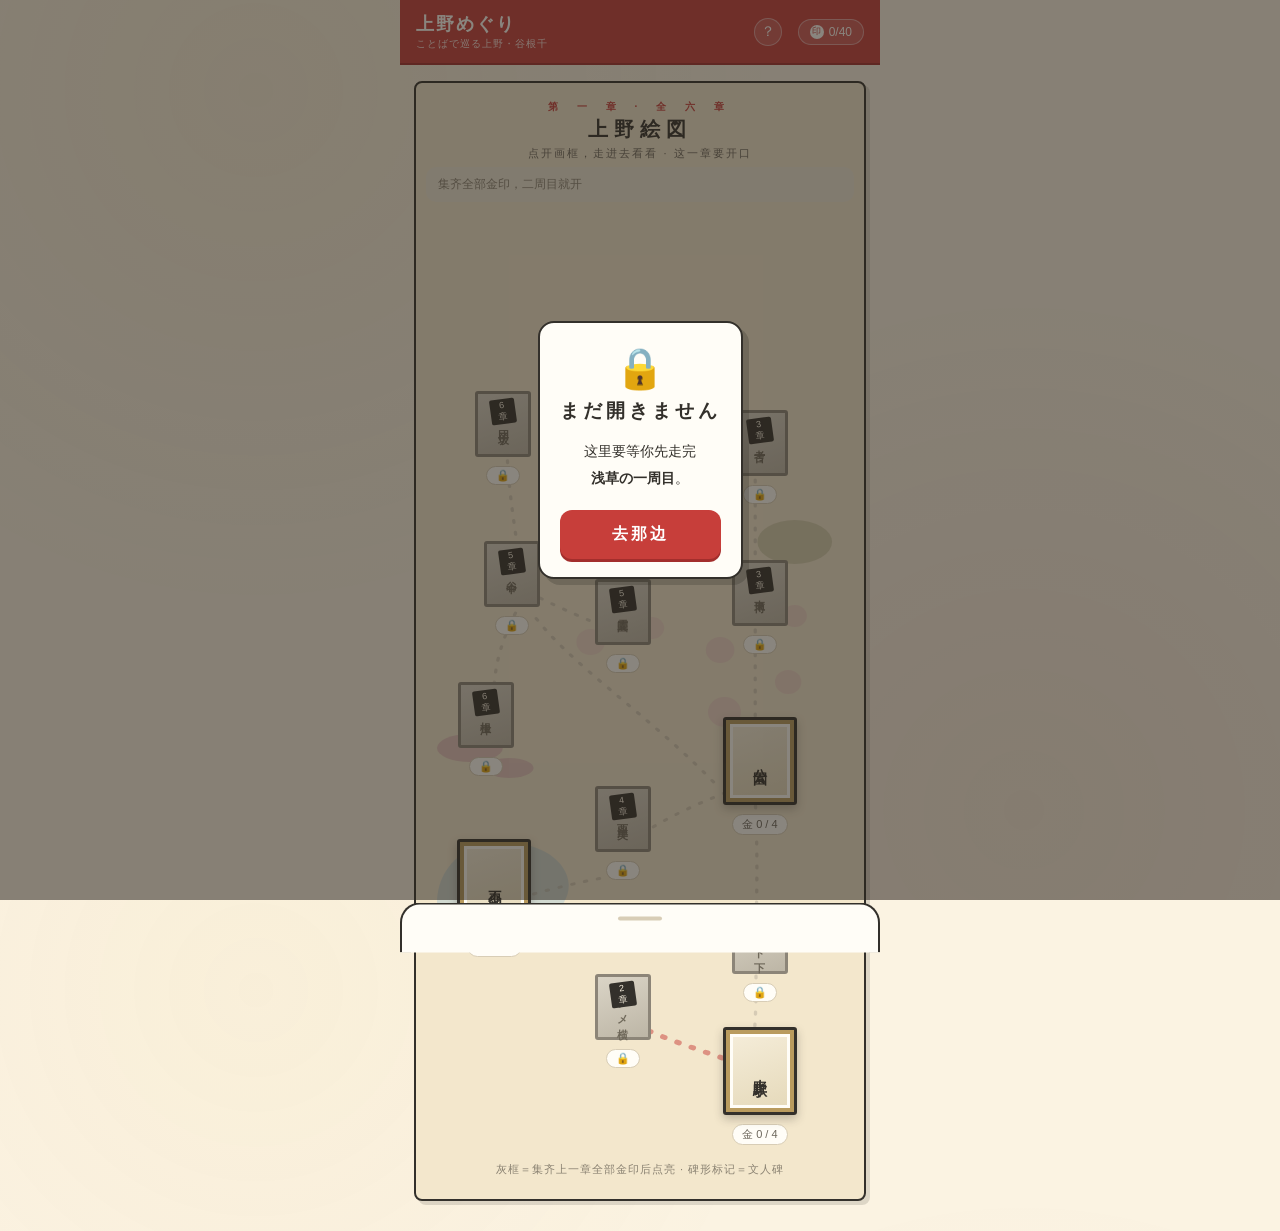
<file: chapter2-ueno.html>
<!DOCTYPE html>
<html lang="zh-CN">
<head>
<meta charset="UTF-8">
<meta name="viewport" content="width=device-width, initial-scale=1.0, maximum-scale=1.0, user-scalable=no">
<title>上野めぐり · 妈妈的日语散步</title>
<link rel="stylesheet" href="jm.css">
</head>
<body>

<header id="topbar">
  <button id="btn-back"><span class="arr">‹</span> 地图</button>
  <div id="topbar-title">
    <div class="title">上野めぐり</div>
    <div class="sub">ことばで巡る上野・谷根千</div>
  </div>
  <button id="btn-help" aria-label="怎么玩">？</button>
  <button id="btn-stamps"><span class="seal-mini">印</span><span id="stamp-count">0</span></button>
</header>

<!-- ============ MAP ============ -->
<main id="view-map" class="view active">
  <div class="map-frame">
    <div class="map-head">
      <p class="chap" id="map-chap">第 一 章</p>
      <h1>上野絵図</h1>
      <p>点开画框，走进去看看 · 这一章要开口</p>
    </div>
    <div id="map-canvas">
      <svg class="path-bg" viewBox="0 0 390 940" preserveAspectRatio="none" aria-hidden="true">
        <!-- 不忍池 -->
        <path d="M18 720 C 2 694, 10 650, 44 636 C 84 620, 128 640, 130 672
                 C 132 706, 76 744, 18 720 Z" fill="#9EC3D4" opacity=".4"/>
        <!-- 駅 → アメ横 → ガード下（線路沿い） -->
        <path d="M296 856 C 250 838, 214 826, 190 812" fill="none"
              stroke="#C73E3A" stroke-width="5" stroke-dasharray="2 12" stroke-linecap="round" opacity=".5"/>
        <path d="M296 862 C 300 820, 302 780, 300 748" fill="none"
              stroke="#B9B0A0" stroke-width="3" stroke-dasharray="2 10" stroke-linecap="round" opacity=".5"/>
        <!-- 駅 → 山を上がる → 公園 → 東博 → 平成館 -->
        <g fill="none" stroke="#B9B0A0" stroke-width="3" stroke-dasharray="2 10" stroke-linecap="round" opacity=".5">
          <path d="M300 740 C 302 680, 302 630, 300 588"/>
          <path d="M300 540 C 300 480, 300 440, 300 412"/>
          <path d="M300 366 C 300 330, 300 296, 300 262"/>
          <path d="M284 576 C 240 594, 200 616, 186 632"/>
          <path d="M170 664 C 120 674, 84 686, 62 694"/>
          <path d="M262 570 C 200 500, 130 452, 96 400"/>
          <path d="M62 496 C 60 460, 68 430, 82 400"/>
          <path d="M86 358 C 82 320, 76 288, 74 244"/>
          <path d="M104 386 C 148 410, 186 424, 186 424"/>
        </g>
        <!-- 桜並木（公園の参道） -->
        <g opacity=".28">
          <circle cx="272" cy="500" r="15" fill="#E8A8BC"/>
          <circle cx="330" cy="470" r="12" fill="#E8A8BC"/>
          <circle cx="268" cy="438" r="13" fill="#E8A8BC"/>
          <circle cx="336" cy="404" r="11" fill="#E8A8BC"/>
        </g>
        <!-- 谷中霊園の桜 -->
        <g opacity=".24">
          <circle cx="150" cy="430" r="13" fill="#E8A8BC"/>
          <circle cx="206" cy="416" r="11" fill="#E8A8BC"/>
        </g>
        <!-- 上野の森 -->
        <g opacity=".24" fill="#7A8450">
          <ellipse cx="240" cy="290" rx="44" ry="26"/>
          <ellipse cx="336" cy="330" rx="34" ry="22"/>
          <ellipse cx="150" cy="196" rx="38" ry="24"/>
        </g>
        <!-- つつじの斜面（根津） -->
        <g opacity=".3" fill="#C77A9E">
          <ellipse cx="40" cy="536" rx="30" ry="14"/>
          <ellipse cx="76" cy="556" rx="22" ry="10"/>
        </g>
      </svg>
      <!-- nodes injected by JS -->
    </div>
    <div class="map-foot">灰框＝集齐上一章全部金印后点亮 · 碑形标记＝文人碑</div>
  </div>
</main>

<!-- ============ SCENE ============ -->
<main id="view-scene" class="view">
  <div class="scene-head">
    <h2 id="scene-title"></h2>
    <span class="prog" id="scene-prog"></span>
  </div>
  <div class="scene-stage" id="scene-stage">
    <!-- svg + spots injected -->
    <div id="egg-bubble"></div>
  </div>
  <p class="scene-tip">红点＝新内容 · 蓝点＝点它做题（每次3题都不同）· 金印＝题库全部答完<br>碑形的标记是「文人碑」，先读故事再做题</p>
</main>

<!-- ============ STAMP BOOK ============ -->
<main id="view-stamps" class="view">
  <div class="book-frame">
    <h2>御朱印帳</h2>
    <p class="b-sub" id="book-sub"></p>
    <div class="stamp-grid" id="stamp-grid"></div>
    <div class="transfer">
      <div class="t-title">换手机 · 进度码</div>
      <p class="t-hint">要换到新手机上接着做？在<b>旧手机</b>上「生成进度码」，把那串字发过去，<br>在<b>新手机</b>上「输入进度码」粘贴进去就行。</p>
      <button class="btn-ghost" id="btn-code-out">生成进度码</button>
      <button class="btn-ghost" id="btn-code-in">输入进度码</button>
    </div>
  </div>
</main>

<!-- ============ BOTTOM SHEET ============ -->
<div id="sheet-mask"></div>
<div id="sheet" role="dialog" aria-modal="true">
  <div class="sheet-grip"></div>
  <div id="sheet-content"></div>
</div>

<script>
/* =====================================================
   上野・谷根千 —— 本章数据（样板：東京国立博物館 本館）
   -----------------------------------------------------
   一周目＝基础版，难度对齐浅草：认字、听懂、选对。
   二周目＝高阶版，隔一章之后回来做：自己念、自己说。
===================================================== */
const SAVE_KEY = "ueno-meguri-save";

const REQUIRE = {
  basic: { key:"asakusa-meguri-save", flag:"doneBasic", label:"浅草の一周目",
           href:"chapter1-asakusa.html" },
  adv:   { key:"asakusa-meguri-save", flag:"doneAdv",   label:"浅草の二周目",
           href:"chapter1-asakusa.html" }
};

/* 一周目走完时的强提示：把她推回浅草做二周目 */
const NEXT_STEP = {
  title: "浅草へ戻ります",
  body: "上野の一周目、おしまい。<br>次は浅草をもう一度——<br>今度は選ぶんじゃなくて、自分で言う番。",
  href: "chapter1-asakusa.html",
  cta: "去浅草・二周目"
};

const MAP_ICON = "frame";   /* 上野是博物馆・美术馆区，记号用額縁 */

const CH_TEXT = {
  area: "上野",
  guideMap:
    '<div class="g-step"><span class="g-ico">🖼</span><span>点地图上的<b>金框</b>，走进一个区域。灰框还锁着，集齐上一章的金印就会亮。</span></div>',
  finale:
    '<p style="text-align:center;font-size:14px;line-height:1.9;margin-bottom:8px">' +
    '上野の一周目、歩き切りました。<br><b>よく歩きました。</b></p>'
};

const SCENES = [
  {
    id:"tohaku", name:"東京国立博物館 本館", short:"東博", chapter:3,
    svg:"u1",
    hotspots:[
      {
        id:"uketsuke", name:"受付", x:14, y:68,
        learn:{
          words:[
            {jp:"受付", kana:"うけつけ", romaji:"uketsuke", zh:"服务台／售票处"},
            {jp:"常設展", kana:"じょうせつてん", romaji:"jōsetsuten", zh:"常设展（东博正式叫「総合文化展」）"},
            {jp:"音声ガイド", kana:"おんせいガイド", romaji:"onsei gaido", zh:"语音导览"},
            {jp:"貸出", kana:"かしだし", romaji:"kashidashi", zh:"出借"}
          ],
          noteJa:"「音声ガイドを借りたいんですが。」——受付でこう言えば、すぐ貸してくれます。中国語版もあります。",
          noteKana:"おんせいガイドを かりたいんですが。うけつけで こう いえば、すぐ かしてくれます。ちゅうごくごばんも あります。",
          noteRomaji:"Onsei gaido o karitai n desu ga. Uketsuke de kō ieba, sugu kashite kuremasu. Chūgokugo-ban mo arimasu.",
          noteZh:"「我想借语音导览。」——在服务台这么说，马上就借给你。也有中文版。"
        },
        questions:[
          {type:"read", prompt:"「受付」の読み方は？", options:["うけつけ","じゅふ","うけづけ"], answer:0,
           explain:"うけつけ。受（う）け＋付（つ）け，全训读。第三个选项的浊音是常见的写错。"},
          {type:"read", prompt:"「常設展」の読み方は？", options:["じょうせつてん","じょうせってん","つねせつてん"], answer:0,
           explain:"じょうせつてん。三个字全音读。东博的常设展正式叫「総合文化展」，票面上写的是那个。"},
          {type:"vocab", prompt:"「音声ガイド」是什么？",
           options:["讲解用的语音导览器","展览的宣传单","寄存行李的柜子"], answer:0,
           explain:"音声（おんせい）＝语音。在受付借，多半也有中文版。"},
          {type:"listen", tts:"本館は二階から回るのがおすすめですよ。",
           ttsKana:"ほんかんは にかいから まわるのが おすすめですよ。",
           options:["本馆建议从二楼开始逛","本馆二楼今天不开放","本馆只有二楼能参观"], answer:0,
           explain:"「〜から回る」＝从…开始逛。本馆二楼是日本美术按时代排下来的，工作人员真的会这么建议。"},
          {type:"scene", prompt:"想借语音导览，哪句最自然？", jpOptions:true,
           options:["音声ガイドを借りたいんですが","音声ガイドを貸してください","音声ガイドがほしいです"], answer:0,
           phraseKana:"おんせいガイドを かりたいんですが",
           explain:"「〜たいんですが」说出愿望又不把话说完，把决定权留给对方。后两句语法都对，但一个太直接，一个像在要东西。"}
        ],
        advanced:[
          {type:"write", prompt:"「常設展」怎么念？用假名写。", accept:["じょうせつてん"], hint:"じょう…",
           kana:"じょうせつてん",
           explain:"じょうせつてん。三个字你一看就懂意思，可中文的 chángshè zhǎn 在这里一点忙也帮不上——读音是另外一套，得单独装进嘴里。"},
          {type:"write", prompt:"「受付」怎么念？", accept:["うけつけ"], hint:"うけ…", kana:"うけつけ",
           explain:"うけつけ。进任何一栋日本的公共建筑，先找的就是这两个字。"},
          {type:"build", prompt:"想借语音导览，跟服务台怎么说？",
           zhHint:"日语里提要求，常常说到一半留个「が」，把决定权让给对方。",
           tiles:["音声ガイド","を","借りたい","んですが"], extra:["が","貸します"],
           kana:"おんせいガイドを かりたいんですが",
           explain:"「〜たいんですが」是最好用的开口方式。浅草那边买伴手礼时你也用过同一个骨架——换个动词就能到处用。"},
          {type:"build", prompt:"买票：只要常设展。",
           zhHint:"「〜だけでいいです」＝只要…就够了。",
           tiles:["常設展","だけで","いいです"], extra:["を","ください"],
           kana:"じょうせつてんだけで いいです",
           explain:"「だけでいい」在窗口前特别好用：这个就够了、不用多的。比说「〜はいりません」柔和。"},
          {type:"shadow", hideKana:true, prompt:"先别看读音，自己念一遍。",
           jp:"音声ガイドを借りたいんですが。", kana:"おんせいガイドを かりたいんですが。",
           zh:"我想借语音导览。",
           explain:"念到能脱口而出。真站在受付前面的时候，你不会有时间在心里翻译。"}
        ]
      },
      {
        id:"butsuzo", name:"仏像", x:36, y:46,
        learn:{
          words:[
            {jp:"仏像", kana:"ぶつぞう", romaji:"butsuzō", zh:"佛像"},
            {jp:"菩薩", kana:"ぼさつ", romaji:"bosatsu", zh:"菩萨"},
            {jp:"木造", kana:"もくぞう", romaji:"mokuzō", zh:"木制"},
            {jp:"平安時代", kana:"へいあんじだい", romaji:"Heian jidai", zh:"平安时代"}
          ],
          noteJa:"木でできた菩薩像です。平安時代のもので、千年以上前に彫られました。",
          noteKana:"きで できた ぼさつぞうです。へいあんじだいの もので、せんねんいじょう まえに ほられました。",
          noteRomaji:"Ki de dekita bosatsu-zō desu. Heian jidai no mono de, sennen ijō mae ni horaremashita.",
          noteZh:"木头做的菩萨像。平安时代的东西，一千多年前雕成的。"
        },
        questions:[
          {type:"read", prompt:"「菩薩」の読み方は？", options:["ぼさつ","ぼさち","ぶさつ"], answer:0,
           explain:"ぼさつ。这个词你比谁都清楚是什么意思，但读音得单独记。"},
          {type:"read", prompt:"「木造」の読み方は？", options:["もくぞう","きぞう","もくづくり"], answer:0,
           explain:"もくぞう。「木」在这里念もく（音读）。但「木でできている」里同一个字念き。同字两读，是最容易翻车的地方。"},
          {type:"vocab", prompt:"「〜でできている」是什么意思？",
           options:["由…做成","放在…里面","在…旁边"], answer:0,
           explain:"材料用「で」。木でできている、石でできている、紙でできている——展签上认得的材料都能套进去。"},
          {type:"read", prompt:"「平安時代」の読み方は？",
           options:["へいあんじだい","へいわじだい","びょうあんじだい"], answer:0,
           explain:"へいあんじだい。京都建都到镰仓幕府之前那四百年。这尊像就是那时候的。"},
          {type:"listen", tts:"千年以上前に彫られたものです。",
           ttsKana:"せんねん いじょう まえに ほられた ものです。",
           options:["是一千多年前雕的","是一千年后要修的","一千个人一起雕的"], answer:0,
           explain:"「以上（いじょう）」＝以上、超过。「彫られた」是被动——谁雕的不知道，也不重要。"}
        ],
        advanced:[
          {type:"write", prompt:"「菩薩」怎么念？用假名写。", accept:["ぼさつ"], hint:"ぼ…", kana:"ぼさつ",
           explain:"ぼさつ。你从来没有用日语念过它。这一章大半的词都是这种——意思早在脑子里，缺的只是一层音。"},
          {type:"write", prompt:"「木造」怎么念？", accept:["もくぞう"], hint:"もく…", kana:"もくぞう",
           explain:"もくぞう。「木」念もく。可下一题的「木でできている」里，同一个字要念き。中文里一个字通常只有一个音，你会本能地以为日语也是——不是。"},
          {type:"build", prompt:"想说「这个是木头做的」。",
           zhHint:"材料用「で」。注意这里的「木」念き，不是刚才的もく。",
           tiles:["これは","木で","できて","います"], extra:["作って","から"],
           kana:"これは きで できています",
           explain:"这一句在美术馆里能用一整天：石でできている、紙でできている、絹でできている。展签上你认得的每一种材料，都能塞进这个框里。"},
          {type:"build", prompt:"想说「是平安时代的东西」。",
           zhHint:"「〜のもの」＝…的东西。",
           tiles:["平安時代","の","もの","です"], extra:["に","から"],
           kana:"へいあんじだいの ものです",
           explain:"看展时最省力的一句：作者不知道、名字记不住都没关系，先说「江戸時代のものです」就已经成立了。"},
          {type:"shadow", hideKana:true, prompt:"三个词连起来，自己先念一遍。",
           jp:"平安時代の木造の菩薩像です。", kana:"へいあんじだいの もくぞうの ぼさつぞうです。",
           zh:"平安时代的木制菩萨像。",
           explain:"念顺了之后，下次你站在展签前，能直接把它读出来，而不是在心里默默念中文。"}
        ]
      },
      {
        id:"ukiyoe", name:"浮世絵", x:70, y:38,
        learn:{
          words:[
            {jp:"浮世絵", kana:"うきよえ", romaji:"ukiyoe", zh:"浮世绘"},
            {jp:"版画", kana:"はんが", romaji:"hanga", zh:"版画"},
            {jp:"摺る", kana:"する", romaji:"suru", zh:"刷印（一色一次）"},
            {jp:"北斎", kana:"ほくさい", romaji:"Hokusai", zh:"北斋"}
          ],
          noteJa:"浮世絵は版画です。絵師が描いて、彫師が版木を彫り、摺師が色を重ねます。三人の仕事です。",
          noteKana:"うきよえは はんがです。えしが えがいて、ほりしが はんぎを ほり、すりしが いろを かさねます。さんにんの しごとです。",
          noteRomaji:"Ukiyoe wa hanga desu. Eshi ga egaite, horishi ga hangi o hori, surishi ga iro o kasanemasu. Sannin no shigoto desu.",
          noteZh:"浮世绘是版画。画师起稿、雕师刻版、摺师一层层上色——三个人的活儿。"
        },
        questions:[
          {type:"read", prompt:"「浮世絵」の読み方は？", options:["うきよえ","ふせえ","うきせえ"], answer:0,
           explain:"うきよえ。三个字全是训读。中文的 fúshìhuì 在这里不但帮不上忙，还会挡路。"},
          {type:"read", prompt:"「版画」の読み方は？", options:["はんが","ばんが","はんかく"], answer:0,
           explain:"はんが。清音。"},
          {type:"vocab", prompt:"「摺る」在浮世绘里指哪一步？",
           options:["把颜色一层层印上去","把纸裁成合适的尺寸","把画装进框里"], answer:0,
           explain:"摺る（する）＝刷印。一幅浮世绘要摺十几次，一次上一个颜色。展签上「〜度摺」说的就是刷了几次。"},
          {type:"vocab", prompt:"浮世绘是几个人的活儿？",
           options:["画师、雕师、摺师三个人","画师一个人","画师和买家两个人"], answer:0,
           explain:"絵師（えし）画、彫師（ほりし）刻版、摺師（すりし）上色。所以浮世绘不是「一个人的作品」，它是印刷业。"},
          {type:"listen", tts:"北斎より広重のほうが好きです。",
           ttsKana:"ほくさいより ひろしげの ほうが すきです。",
           options:["比起北斋更喜欢广重","北斋和广重都喜欢","北斋比广重有名"], answer:0,
           explain:"「AよりBのほうが〜」是比较的骨架。先说被比下去的，再说你选的。"}
        ],
        advanced:[
          {type:"write", prompt:"「浮世絵」怎么念？", accept:["うきよえ"], hint:"う…", kana:"うきよえ",
           explain:"うきよえ。你越熟悉这个词的中文，越容易跳过它的日语音。"},
          {type:"write", prompt:"「版画」怎么念？", accept:["はんが"], hint:"は…", kana:"はんが",
           explain:"はんが。不是「ばんが」也不是「はんかく」。"},
          {type:"build", prompt:"想说「比起北斋，我更喜欢广重」。",
           zhHint:"先说被比下去的那个，再说你选的那个。",
           tiles:["北斎","より","広重","の","ほうが","好きです"], extra:["は","から"],
           kana:"ほくさいより ひろしげの ほうが すきです",
           explain:"你在美术馆里想说的话，十句里有三句是比较句。把这个框架焊死，能省你很多张口的力气。注意「好き」的对象用「が」不用「を」。"},
          {type:"build", prompt:"发现它是版画，想说「这个啊，原来是版画呢」。",
           zhHint:"「〜なんですね」＝原来是…啊。",
           tiles:["これ","版画","なんですね"], extra:["は","です"],
           kana:"これ、はんがなんですね",
           explain:"发现新事实时说的，比「そうですか」自然得多，也比「知りませんでした」轻松。跟人一起看展时，这一句能让对话接着往下走。"},
          {type:"shadow", hideKana:true, prompt:"三个匠人的分工，一口气念下来。",
           jp:"絵師が描いて、彫師が彫り、摺師が色を重ねます。",
           kana:"えしが えがいて、ほりしが ほり、すりしが いろを かさねます。",
           zh:"画师起稿、雕师刻版、摺师上色。",
           explain:"三个「〜師」连着念，节奏一样、位置不同。念顺了，这三个人的关系就在你嘴里立住了。"}
        ]
      },
      {
        id:"bench", name:"ベンチ", x:52, y:84,
        learn:{
          words:[
            {jp:"迫力", kana:"はくりょく", romaji:"hakuryoku", zh:"震撼力"},
            {jp:"細かい", kana:"こまかい", romaji:"komakai", zh:"精细"},
            {jp:"思ったより", kana:"おもったより", romaji:"omotta yori", zh:"比想象中…"},
            {jp:"なんというか", kana:"なんというか", romaji:"nan to iu ka", zh:"怎么说呢…"}
          ],
          noteJa:"「うまく言えないけど、なんか好きです。」——感想は、うまく言えなくていいんです。言えないことをそのまま言えば、それも立派な日本語です。",
          noteKana:"うまく いえないけど、なんか すきです。かんそうは、うまく いえなくて いいんです。いえない ことを そのまま いえば、それも りっぱな にほんごです。",
          noteRomaji:"Umaku ienai kedo, nanka suki desu. Kansō wa, umaku ienakute ii n desu. Ienai koto o sono mama ieba, sore mo rippa na Nihongo desu.",
          noteZh:"「说不太好，但我就是喜欢。」——感想说不利索没关系。把「说不出来」这件事本身说出来，那也是地道的日语。"
        },
        questions:[
          {type:"read", prompt:"「迫力」の読み方は？", options:["はくりょく","はくりき","ぱくりょく"], answer:0,
           explain:"はくりょく。「迫力がある」＝有震撼力。站在大佛像、大屏风前面最贴切。"},
          {type:"vocab", prompt:"「思ったより小さいですね」是什么意思？",
           options:["比想象中要小呢","想得太小了","小得不敢想"], answer:0,
           explain:"「思ったより」＝比想的…。看真迹时最常冒出来的一句，因为实物几乎总和图片里不一样。"},
          {type:"vocab", prompt:"想夸一件工艺品「细得吓人」，用哪个词？", jpOptions:true,
           options:["細かい","小さい","狭い"], answer:0, phraseKana:"こまかい",
           explain:"細かい＝细致、精细。小さい是体积小，狭い是空间窄。中文一个「细」字盖住了三种意思，日语必须分开挑。"},
          {type:"vocab", prompt:"「なんというか」在句子里起什么作用？",
           options:["还没想好怎么说时的垫词","表示强烈否定","问对方叫什么"], answer:0,
           explain:"日本人自己天天用。它替你争取那几秒，也大方承认「我还没组织好」。"},
          {type:"listen", tts:"うまく言えないけど、なんか好きです。",
           ttsKana:"うまく いえないけど、なんか すきです。",
           options:["说不太好，但我就是喜欢","说得很好，所以喜欢","不喜欢，说不出理由"], answer:0,
           explain:"感想说不利索没关系。把说不出来这件事本身说出来，那也是日语。"}
        ],
        advanced:[
          {type:"build", prompt:"看到真迹，想说「比想象中小呢」。",
           zhHint:"实物几乎总是和图片里不一样，这句话你会用很多次。",
           tiles:["思ったより","小さい","です","ね"], extra:["から","大きい"],
           kana:"おもったより ちいさいですね",
           explain:"反过来「思ったより大きい」也一样好用。句尾的「ね」是把感受递给身边的人。"},
          {type:"build", prompt:"想说「怎么说呢，有点吓人」。",
           zhHint:"日语里有专门用来「还没想好怎么说」的词。",
           tiles:["なんというか","ちょっと","怖い","です","ね"], extra:["とても","から"],
           kana:"なんというか、ちょっと こわいですね",
           explain:"你从来不缺想法，缺的是把想法从脑子里拖出来的那几秒——这个词就是那几秒。"},
          {type:"write", prompt:"「迫力」怎么念？", accept:["はくりょく"], hint:"はく…", kana:"はくりょく",
           explain:"はくりょく。「迫力がある」＝有震撼力。站在大佛像、大屏风、盔甲前面，这是最贴切的一个词。"},
          {type:"write", prompt:"「細かい」怎么念？", accept:["こまかい"], hint:"こま…", kana:"こまかい",
           explain:"こまかい。也用于「细节」：細かいところ。日本人夸工艺品，十次有八次说这个词。"},
          {type:"shadow", hideKana:true, prompt:"这一句请念到能脱口而出。",
           jp:"うまく言えないけど、なんか好きです。", kana:"うまく いえないけど、なんか すきです。",
           zh:"说不太好，但我就是喜欢。",
           explain:"记住这一句。它的作用不是表达得多准确，而是让你在任何一件作品面前都能开口，而不是站在那里沉默。"}
        ]
      },
      {
        id:"yurinoki", name:"ゆりの木", x:90, y:24, egg:true,
        eggLines:["さわさわ","はらり","ざわ…ざわ","かさっ"],
        eggFinal:"ゆりの木は、東博の庭のぬし。明治のはじめに植えられました",
        eggFinalAt:8
      }
    ]
  }
,
{
    id:"uenoeki", name:"上野駅", short:"上野駅", chapter:1,
    svg:"u2",
    hotspots:[
      {
        id:"midori", name:"みどりの窓口", x:18, y:58,
        learn:{
          words:[
            {jp:"窓口", kana:"まどぐち", romaji:"madoguchi", zh:"窗口"},
            {jp:"指定席", kana:"していせき", romaji:"shiteiseki", zh:"对号座"},
            {jp:"自由席", kana:"じゆうせき", romaji:"jiyūseki", zh:"自由座（不对号）"},
            {jp:"並ぶ", kana:"ならぶ", romaji:"narabu", zh:"排队"}
          ],
          noteJa:"「みどりの窓口」は指定席や新幹線の切符を買うところです。券売機でも買えますが、乗り換えが複雑なときは窓口のほうが早いです。",
          noteKana:"みどりの まどぐちは、していせきや しんかんせんの きっぷを かう ところです。けんばいきでも かえますが、のりかえが ふくざつな ときは まどぐちの ほうが はやいです。",
          noteRomaji:"Midori no madoguchi wa shiteiseki ya Shinkansen no kippu o kau tokoro desu. Kenbaiki demo kaemasu ga, norikae ga fukuzatsu na toki wa madoguchi no hō ga hayai desu.",
          noteZh:"「绿窗口」是买对号座和新干线车票的地方。售票机也能买，但换乘复杂时窗口更快。"
        },
        questions:[
          {type:"read", prompt:"「窓口」の読み方は？", options:["まどぐち","そうこう","まどくち"], answer:0,
           explain:"まどぐち。窓（まど）＋口（くち→ぐち）。浅草那边的「入口（いりぐち）」「改札口（かいさつぐち）」也是同一个浊化。"},
          {type:"read", prompt:"「指定席」の読み方は？", options:["していせき","しじょうせき","さしていせき"], answer:0,
           explain:"していせき。对号入座。反过来「自由席（じゆうせき）」是不对号、先到先坐。"},
          {type:"vocab", prompt:"「みどりの窓口」是干什么的？",
           options:["买对号座和新干线车票","换外币","寄存行李"], answer:0,
           explain:"JR 的售票窗口，招牌是绿色的，所以叫绿窗口。买复杂的票、改签、退票都在这里。"},
          {type:"listen", tts:"指定席になさいますか、自由席になさいますか。",
           ttsKana:"していせきに なさいますか、じゆうせきに なさいますか。",
           options:["您要对号座还是自由座？","您要来回票还是单程？","您要今天的还是明天的？"], answer:0,
           explain:"「なさいます」是「する」的敬语。窗口的人对你说敬语，你用普通的ます形回答就行——不用跟着升级。"},
          {type:"scene", prompt:"想说「我要一张对号座」，哪句最自然？", jpOptions:true,
           options:["指定席を一枚お願いします","指定席がほしいです","指定席をくれ"], answer:0,
           phraseKana:"していせきを いちまい おねがいします",
           explain:"「〜をお願いします」在浅草点天丼时用过。窗口、餐厅、店里，都是这一句。第三个选项是命令形，对人绝对不能用。"}
        ],
        advanced:[
          {type:"write", prompt:"「窓口」怎么念？用假名写。", accept:["まどぐち"], hint:"まど…", kana:"まどぐち",
           explain:"まどぐち。口浊化成ぐち。浅草的入口、改札口都是同一个规律——第三次遇到了，这次该记住了。"},
          {type:"write", prompt:"「指定席」怎么念？", accept:["していせき"], hint:"して…", kana:"していせき",
           explain:"していせき。三个字全音读。你一看就懂意思，但窗口的人问你的时候，是用耳朵接的。"},
          {type:"build", prompt:"买票：要一张对号座。",
           zhHint:"票用「枚（まい）」数。",
           tiles:["指定席","を","一枚","お願いします"], extra:["が","一つ"],
           kana:"していせきを いちまい おねがいします",
           explain:"浅草水上バス那格数过「片道を一枚」。薄的东西用枚——票、纸、盘子、衬衫。"},
          {type:"build", prompt:"想说「换乘复杂的时候，窗口比较快」。",
           zhHint:"「〜ときは」＝…的时候。比较用「〜のほうが」。",
           tiles:["乗り換えが","複雑な","ときは","窓口の","ほうが早いです"], extra:["から","より"],
           kana:"のりかえが ふくざつな ときは まどぐちの ほうが はやいです",
           explain:"「複雑な」——形容动词接名词要加な。跟浅草太宰那格的「有名な書き出し」是同一条规则。「〜のほうが」是第三次出现的比较框架。"},
          {type:"shadow", hideKana:true, prompt:"先自己念，念完再对答案。",
           jp:"指定席を一枚お願いします。", kana:"していせきを いちまい おねがいします。",
           zh:"请给我一张对号座。",
           explain:"念到不用想。站在窗口前，你不会有时间在心里翻译。"}
        ]
      },
      {
        id:"annaiban", name:"案内板", x:46, y:38,
        learn:{
          words:[
            {jp:"案内板", kana:"あんないばん", romaji:"annaiban", zh:"指示牌"},
            {jp:"公園口", kana:"こうえんぐち", romaji:"kōenguchi", zh:"公园口（上野站的出口名）"},
            {jp:"迷う", kana:"まよう", romaji:"mayou", zh:"迷路／犹豫"},
            {jp:"矢印", kana:"やじるし", romaji:"yajirushi", zh:"箭头"}
          ],
          noteJa:"上野駅は出口が多くて、慣れないと迷います。博物館や公園に行くなら「公園口」。矢印のとおりに歩けば着きます。",
          noteKana:"うえのえきは でぐちが おおくて、なれないと まよいます。はくぶつかんや こうえんに いくなら こうえんぐち。やじるしの とおりに あるけば つきます。",
          noteRomaji:"Ueno-eki wa deguchi ga ōkute, narenai to mayoimasu. Hakubutsukan ya kōen ni iku nara Kōenguchi. Yajirushi no tōri ni arukeba tsukimasu.",
          noteZh:"上野站出口多，不熟就会走错。去博物馆或公园就走「公园口」。顺着箭头走就到。"
        },
        questions:[
          {type:"read", prompt:"「公園口」の読み方は？", options:["こうえんぐち","こうえんくち","こうえんこう"], answer:0,
           explain:"こうえんぐち。又是口浊化成ぐち。上野站的出口有公園口、不忍口、入谷口，念法都带ぐち。"},
          {type:"read", prompt:"「矢印」の読み方は？", options:["やじるし","しいん","やいん"], answer:0,
           explain:"やじるし。矢（や）＋印（しるし→じるし）。全训读。"},
          {type:"vocab", prompt:"「迷う」在这里是什么意思？",
           options:["找不着路","坐过站","买错票"], answer:0,
           explain:"迷う既是迷路，也是犹豫不决（どっちにするか迷う）。上野站出口多，两种意思都用得上。"},
          {type:"listen", tts:"博物館に行くなら、公園口が近いですよ。",
           ttsKana:"はくぶつかんに いくなら、こうえんぐちが ちかいですよ。",
           options:["去博物馆的话，公园口比较近","博物馆在公园里面","公园口今天关着"], answer:0,
           explain:"「〜なら」＝如果要…的话。别人给你建议时最常用的开头。"},
          {type:"scene", prompt:"想问「公园口在哪边？」，哪句最自然？", jpOptions:true,
           options:["公園口はどっちですか","公園口はなんですか","公園口をどこですか"], answer:0,
           phraseKana:"こうえんぐちは どっちですか",
           explain:"问方向用「どっち」，问东西是什么用「なに」，问具体位置用「どこ」。第三句的助词也错了——地点不能用を。"}
        ],
        advanced:[
          {type:"write", prompt:"「案内板」怎么念？", accept:["あんないばん"], hint:"あんない…", kana:"あんないばん",
           explain:"あんないばん。浅草人力車那格学过「案内（あんない）」，加上板（ばん）就是指示牌。旧词长出新词，这是最省力的记法。"},
          {type:"write", prompt:"「矢印」怎么念？", accept:["やじるし"], hint:"や…", kana:"やじるし",
           explain:"やじるし。印（しるし）浊化成じるし。看不懂字也能跟着它走——但会念了，你能开口问「矢印のとおりでいいですか」。"},
          {type:"build", prompt:"想问「公园口在哪边？」",
           zhHint:"问方向用「どっち」。",
           tiles:["公園口","は","どっち","ですか"], extra:["を","なに"],
           kana:"こうえんぐちは どっちですか",
           explain:"「どっち」是二选一或大致方向，「どちら」是它的礼貌形。对车站工作人员用どちら更稳，对路人どっち就够。"},
          {type:"build", prompt:"想说「顺着箭头走就到」。",
           zhHint:"「〜のとおりに」＝按照…；「〜ば」＝如果…就。",
           tiles:["矢印の","とおりに","歩けば","着きます"], extra:["から","歩きます"],
           kana:"やじるしの とおりに あるけば つきます",
           explain:"「〜のとおりに」＝照着…。説明書のとおりに、地図のとおりに。「歩けば」是假定形——浅草樋口一葉那句碑文「廻れば」也是这个形。"},
          {type:"shadow", hideKana:true, jp:"出口が多くて、慣れないと迷います。",
           kana:"でぐちが おおくて、なれないと まよいます。", zh:"出口多，不熟就会迷路。",
           explain:"「〜と」＝一…就…。浅草常香炉那格的「あてると、良くなる」是同一个。这是它第二次出现。"}
        ]
      },
      {
        id:"pandabashi", name:"パンダ橋", x:74, y:56,
        learn:{
          words:[
            {jp:"歩道橋", kana:"ほどうきょう", romaji:"hodōkyō", zh:"人行天桥"},
            {jp:"待ち合わせ", kana:"まちあわせ", romaji:"machiawase", zh:"约见碰头"},
            {jp:"広い", kana:"ひろい", romaji:"hiroi", zh:"宽敞"},
            {jp:"目印", kana:"めじるし", romaji:"mejirushi", zh:"标记／地标"}
          ],
          noteJa:"パンダ橋は駅の上を渡る広い歩道橋です。目印になるので、待ち合わせによく使われます。",
          noteKana:"パンダばしは えきの うえを わたる ひろい ほどうきょうです。めじるしに なるので、まちあわせに よく つかわれます。",
          noteRomaji:"Panda-bashi wa eki no ue o wataru hiroi hodōkyō desu. Mejirushi ni naru node, machiawase ni yoku tsukawaremasu.",
          noteZh:"熊猫桥是横跨车站上方的宽人行天桥。因为好认，常被拿来当碰头的地方。"
        },
        questions:[
          {type:"read", prompt:"「歩道橋」の読み方は？", options:["ほどうきょう","ぽどうばし","ほどうばし"], answer:0,
           explain:"ほどうきょう。橋在组词里念きょう（音读），单独用念はし。浅草的「吾妻橋（あづまばし）」是训读，这里是音读——同一个字，两套。"},
          {type:"read", prompt:"「目印」の読み方は？", options:["めじるし","もくいん","めいん"], answer:0,
           explain:"めじるし。刚才的「矢印（やじるし）」是同一个印。两个词一起记，省一半力气。"},
          {type:"vocab", prompt:"为什么这里常被当碰头地点？",
           options:["因为显眼、好认","因为有座位","因为免费"], answer:0,
           explain:"「目印になる」＝能当地标。人多的车站，约在一个一眼能看见的地方最省事。"},
          {type:"listen", tts:"パンダ橋の上で待ち合わせしませんか。",
           ttsKana:"パンダばしの うえで まちあわせ しませんか。",
           options:["在熊猫桥上碰头吧","熊猫桥上不能停留","熊猫桥在等修"], answer:0,
           explain:"这一句你在浅草雷门下听过一模一样的结构。换了个地方，句子还是那句。"},
          {type:"vocab", prompt:"「渡る」是什么意思？",
           options:["从一头过到另一头","停下来","绕过去"], answer:0,
           explain:"橋を渡る、道を渡る。浅草吾妻橋那格学过。用「を」，因为是穿过一段空间。"}
        ],
        advanced:[
          {type:"write", prompt:"「歩道橋」怎么念？", accept:["ほどうきょう"], hint:"ほどう…", kana:"ほどうきょう",
           explain:"ほどうきょう。橋念きょう。浅草的吾妻橋念ばし——同一个字，组词时看前面接什么。这类只能靠一个个词记住。"},
          {type:"write", prompt:"「目印」怎么念？", accept:["めじるし"], hint:"め…", kana:"めじるし",
           explain:"めじるし。跟案内板那格的「矢印（やじるし）」同一个印。两个词长得像，一起念两遍就分不开了。"},
          {type:"build", prompt:"想约人在熊猫桥上碰头。",
           zhHint:"这一句你在浅草雷门下已经说过一次。",
           tiles:["パンダ橋の上で","待ち合わせ","しませんか"], extra:["から","します"],
           kana:"パンダばしの うえで まちあわせ しませんか",
           explain:"整整一章之前，你在雷门下造过一模一样的句子。这次换了个地名，其余原封不动——这就是它已经变成你的话的意思。"},
          {type:"build", prompt:"想说「因为好认，所以常用来碰头」。",
           zhHint:"原因用「〜ので」。",
           tiles:["目印に","なるので","よく","使われます"], extra:["から","使います"],
           kana:"めじるしに なるので よく つかわれます",
           explain:"「〜ので」比「〜から」客气、书面。「使われます」是被动——大家都在用，说话人不重要。浅草五重塔那格的「ライトアップされて」是同一个思路。"},
          {type:"shadow", jp:"目印になるので、待ち合わせによく使われます。",
           kana:"めじるしに なるので、まちあわせに よく つかわれます。",
           zh:"因为好认，常被拿来当碰头的地方。",
           explain:"「〜になる」＝成为…。浅草那边「公園になっています」「お札の顔になりました」都是它。这是第四次了。"}
        ]
      },
      {
        id:"ekiben", name:"駅弁売り場", x:40, y:78,
        learn:{
          words:[
            {jp:"駅弁", kana:"えきべん", romaji:"ekiben", zh:"车站便当"},
            {jp:"温める", kana:"あたためる", romaji:"atatameru", zh:"加热"},
            {jp:"箸", kana:"はし", romaji:"hashi", zh:"筷子"},
            {jp:"持ち帰り", kana:"もちかえり", romaji:"mochikaeri", zh:"外带"}
          ],
          noteJa:"駅弁は電車の中で食べるお弁当です。「温めますか」と聞かれたら、「はい」か「大丈夫です」と答えます。",
          noteKana:"えきべんは でんしゃの なかで たべる おべんとうです。あたためますかと きかれたら、はいか だいじょうぶですと こたえます。",
          noteRomaji:"Ekiben wa densha no naka de taberu obentō desu. Atatamemasu ka to kikaretara, hai ka daijōbu desu to kotaemasu.",
          noteZh:"驿弁是在电车上吃的便当。被问「要加热吗」，回答「要」或者「不用了」。"
        },
        questions:[
          {type:"read", prompt:"「箸」の読み方は？", options:["はし","ばし","ちょ"], answer:0,
           explain:"はし。跟「橋（はし）」同音不同字，重音也不同。日语同音词多，靠语境和声调分。"},
          {type:"read", prompt:"「温める」の読み方は？", options:["あたためる","おんめる","ぬくめる"], answer:0,
           explain:"あたためる。便利店和车站每天都会问你这一句。听得懂才答得上。"},
          {type:"vocab", prompt:"被问「温めますか」，想说「不用了」，哪句最好？",
           options:["大丈夫です","だめです","いりません"], answer:0,
           explain:"「大丈夫です」是日本人拒绝时的万能垫子——字面是「没问题」，实际是「不用了」。后两句都太硬。"},
          {type:"listen", tts:"お箸はおつけしますか。", ttsKana:"おはしは おつけしますか。",
           options:["要筷子吗？","筷子多少钱？","筷子用完了"], answer:0,
           explain:"「おつけしますか」＝给您加上吗。店员的敬语。你答「お願いします」或「大丈夫です」就行。"},
          {type:"vocab", prompt:"「持ち帰り」是什么意思？",
           options:["带走／外带","当场吃","打包剩菜"], answer:0,
           explain:"持ち帰り＝外带，店内吃是「店内（てんない）」。快餐店会问你「店内でお召し上がりですか、お持ち帰りですか」。"}
        ],
        advanced:[
          {type:"write", prompt:"「駅弁」怎么念？", accept:["えきべん"], hint:"えき…", kana:"えきべん",
           explain:"えきべん。駅（えき）＋弁当（べんとう）的缩写。日语很爱这样掐头去尾造词。"},
          {type:"write", prompt:"「温める」怎么念？", accept:["あたためる"], hint:"あた…", kana:"あたためる",
           explain:"あたためる。五个假名，比大多数词长。便利店一天问你几次，念得出来才接得住。"},
          {type:"build", prompt:"店员问要不要加热，你说「不用了」。",
           zhHint:"日语拒绝，常常用一个听起来像肯定的词。",
           tiles:["大丈夫","です"], extra:["だめ","いりません"],
           kana:"だいじょうぶです",
           explain:"「大丈夫です」在这里是拒绝。它的妙处是不带一点否定的形状——日本人靠语气和场合来区分，你多听两次就懂了。这个词值得单独记住。"},
          {type:"build", prompt:"想说「请给我一双筷子」。",
           zhHint:"筷子成双，量词用「膳（ぜん）」，但口语说「一つ」也行。",
           tiles:["お箸","を","一つ","お願いします"], extra:["が","一枚"],
           kana:"おはしを ひとつ おねがいします",
           explain:"又是「〜をお願いします」。从浅草的天丼、水上バス，到上野的车票、筷子——同一个骨架第五次出现了。"},
          {type:"shadow", hideKana:true, jp:"電車の中で食べるお弁当です。",
           kana:"でんしゃの なかで たべる おべんとうです。", zh:"是在电车上吃的便当。",
           explain:"「食べるお弁当」——辞书形直接当定语。浅草「昼から飲める居酒屋」是同一个结构。"}
        ]
      },
      {
        id:"suzume", name:"ホームの雀", x:86, y:80, egg:true,
        eggLines:["チュン","チュンチュン","ぱたぱた","チチッ"],
        eggFinal:"上野駅の雀は、駅弁のこぼれ米で生きています",
        eggFinalAt:8
      }
    ]
  },
  {
    id:"koen", name:"上野公園", short:"公園", chapter:1,
    svg:"u3",
    hotspots:[
      {
        id:"saigo", name:"西郷さんの像", x:20, y:64,
        learn:{
          words:[
            {jp:"銅像", kana:"どうぞう", romaji:"dōzō", zh:"铜像"},
            {jp:"連れる", kana:"つれる", romaji:"tsureru", zh:"带（人或动物）"},
            {jp:"浴衣", kana:"ゆかた", romaji:"yukata", zh:"浴衣（夏季和服）"},
            {jp:"待ち合わせ", kana:"まちあわせ", romaji:"machiawase", zh:"约见碰头"}
          ],
          noteJa:"西郷隆盛の銅像です。犬を連れて、浴衣を着ています。ここも上野の待ち合わせ場所として有名です。",
          noteKana:"さいごう たかもりの どうぞうです。いぬを つれて、ゆかたを きて います。ここも うえのの まちあわせばしょとして ゆうめいです。",
          noteRomaji:"Saigō Takamori no dōzō desu. Inu o tsurete, yukata o kite imasu. Koko mo Ueno no machiawase-basho toshite yūmei desu.",
          noteZh:"西乡隆盛的铜像。牵着狗，穿着浴衣。这里也是上野有名的碰头地点。"
        },
        questions:[
          {type:"read", prompt:"「銅像」の読み方は？", options:["どうぞう","どうしょう","とうぞう"], answer:0,
           explain:"どうぞう。「像」念ぞう，跟浅草「仁王像（におうぞう）」「菩薩像（ぼさつぞう）」一样。"},
          {type:"read", prompt:"「浴衣」の読み方は？", options:["ゆかた","よくい","よくころも"], answer:0,
           explain:"ゆかた。熟字训——两个字合起来读，拆不开。浅草的「老舗（しにせ）」「海老（えび）」是同一类。"},
          {type:"vocab", prompt:"「犬を連れて」是什么意思？",
           options:["牵着狗","像狗一样","在找狗"], answer:0,
           explain:"連れる＝带着（人或动物）。带东西用「持つ」，带人和动物用「連れる」。中文都说「带」，日语要分。"},
          {type:"listen", tts:"西郷さんの前で待ち合わせしましょう。",
           ttsKana:"さいごうさんの まえで まちあわせ しましょう。",
           options:["在西乡像前碰头吧","西乡像前面禁止停留","西乡像正在修"], answer:0,
           explain:"「〜ましょう」是提议，比「〜ませんか」主动一点。上野公园人多，约在西乡像前最不会走散。"},
          {type:"vocab", prompt:"日本人为什么叫他「西郷さん」而不是全名？",
           options:["因为亲切，像叫邻居","因为不知道全名","因为这是官方名称"], answer:0,
           explain:"加「さん」是把历史人物当熟人。日本人对喜欢的人物常这么叫——お地蔵さん、お月さま也是同一种亲近。"}
        ],
        advanced:[
          {type:"write", prompt:"「銅像」怎么念？", accept:["どうぞう"], hint:"どう…", kana:"どうぞう",
           explain:"どうぞう。浅草学过的仁王像、菩薩像，加上这里的銅像——「像」一律念ぞう。规律出来了，下次见到就不用猜。"},
          {type:"write", prompt:"「浴衣」怎么念？", accept:["ゆかた"], hint:"ゆ…", kana:"ゆかた",
           explain:"ゆかた。熟字训。夏天祭典穿的就是这个，比正式和服轻便得多。"},
          {type:"build", prompt:"想说「牵着狗，穿着浴衣」。",
           zhHint:"两个状态并列，前一个用て形。",
           tiles:["犬を","連れて","浴衣を","着ています"], extra:["から","着ます"],
           kana:"いぬを つれて ゆかたを きています",
           explain:"「着ています」是状态（穿着），不是动作（正在穿）。浅草「立っています」「並んでいます」都是同一族。这是第五次遇到这个ている了。"},
          {type:"build", prompt:"想提议「在西乡像前碰头吧」。",
           zhHint:"主动提议用「〜ましょう」。",
           tiles:["西郷さんの前で","待ち合わせ","しましょう"], extra:["しませんか","から"],
           kana:"さいごうさんの まえで まちあわせ しましょう",
           explain:"跟パンダ橋那格的「しませんか」比一比：ませんか把选择权给对方，ましょう是你已经决定了在邀请。想让对方轻松就用前者，想干脆就用后者。"},
          {type:"shadow", hideKana:true, jp:"上野の待ち合わせ場所として有名です。",
           kana:"うえのの まちあわせばしょとして ゆうめいです。",
           zh:"作为上野的碰头地点很有名。",
           explain:"「〜として」＝作为…。浅草五重塔那格的「写真スポットとして人気です」是同一句型。第二次了。"}
        ]
      },
      {
        id:"sakura", name:"桜並木", x:50, y:36,
        learn:{
          words:[
            {jp:"花見", kana:"はなみ", romaji:"hanami", zh:"赏花"},
            {jp:"場所取り", kana:"ばしょとり", romaji:"bashotori", zh:"占位子"},
            {jp:"見頃", kana:"みごろ", romaji:"migoro", zh:"最佳观赏期"},
            {jp:"葉桜", kana:"はざくら", romaji:"hazakura", zh:"落花后只剩叶子的樱树"}
          ],
          noteJa:"上野公園は花見の名所です。満開の少し前から人が来て、朝から場所取りをします。散ったあとの葉桜も、静かできれいです。",
          noteKana:"うえのこうえんは はなみの めいしょです。まんかいの すこし まえから ひとが きて、あさから ばしょとりを します。ちった あとの はざくらも、しずかで きれいです。",
          noteRomaji:"Ueno Kōen wa hanami no meisho desu. Mankai no sukoshi mae kara hito ga kite, asa kara bashotori o shimasu. Chitta ato no hazakura mo, shizuka de kirei desu.",
          noteZh:"上野公园是赏花名所。盛开前几天人就来了，一早就占位子。花落之后的叶樱，也自有一种安静的好看。"
        },
        questions:[
          {type:"read", prompt:"「見頃」の読み方は？", options:["みごろ","けんころ","みころ"], answer:0,
           explain:"みごろ。頃（ころ）浊化成ごろ。天气预报每年都会说「桜の見頃は今週末です」。"},
          {type:"read", prompt:"「葉桜」の読み方は？", options:["はざくら","ようおう","はさくら"], answer:0,
           explain:"はざくら。桜（さくら）浊化成ざくら。花谢了、只剩绿叶的樱树，日语有专门的词——这种细分是中文里没有的。"},
          {type:"vocab", prompt:"「場所取り」是什么意思？",
           options:["提前占位子","收门票","选拍照角度"], answer:0,
           explain:"赏花时公司常派新人一早去铺垫子占地方。这是日本春天的固定风景。"},
          {type:"listen", tts:"桜はもう散り始めていますね。",
           ttsKana:"さくらは もう ちりはじめて いますね。",
           options:["樱花已经开始落了呢","樱花还没开呢","樱花开得正好呢"], answer:0,
           explain:"「もう〜ている」＝已经…了。浅草隅田川那格练过一模一样的句子。"},
          {type:"vocab", prompt:"下面哪个顺序是对的？",
           options:["咲き始め → 満開 → 散り始め → 葉桜","満開 → 咲き始め → 葉桜 → 散り始め","葉桜 → 満開 → 咲き始め → 散り始め"], answer:0,
           explain:"开始开 → 盛开 → 开始落 → 只剩叶。同一棵树，日语分四个阶段各有名字。你大概一直只会说「きれい」。"}
        ],
        advanced:[
          {type:"write", prompt:"「見頃」怎么念？", accept:["みごろ"], hint:"み…", kana:"みごろ",
           explain:"みごろ。頃浊化成ごろ。「食べ頃（たべごろ）」＝正好能吃的时候，水果上常贴这个。"},
          {type:"write", prompt:"「葉桜」怎么念？", accept:["はざくら"], hint:"は…", kana:"はざくら",
           explain:"はざくら。桜浊化成ざくら。夜桜（よざくら）、八重桜（やえざくら）也一样。同一个规律管着一整族词。"},
          {type:"build", prompt:"想说「樱花已经开始落了呢」。",
           zhHint:"浅草隅田川那格造过同一句。",
           tiles:["桜は","もう","散り始めて","います","ね"], extra:["まだ","咲きます"],
           kana:"さくらは もう ちりはじめて いますね",
           explain:"整整一章之前你在隅田川边造过这一句。这次不用提示应该也说得出来——如果说得出来，那它已经是你的了。"},
          {type:"build", prompt:"想说「现在正是最好看的时候」。",
           zhHint:"「今が〜です」——用が指定。",
           tiles:["今","が","見頃","です"], extra:["は","から"],
           kana:"いまが みごろです",
           explain:"「今が見頃です」——用が而不是は，因为在指定「就是现在」。浅草天ぷら那格的「揚げたてが一番おいしい」是同一个が。"},
          {type:"shadow", hideKana:true, jp:"散ったあとの葉桜も、静かできれいです。",
           kana:"ちった あとの はざくらも、しずかで きれいです。",
           zh:"花落之后的叶樱，也自有一种安静的好看。",
           explain:"「静かで」——形容动词接下一句要变で。「〜あとの」用た形。这一句把两个语法点串在一起，念顺了两个都拿到手。"}
        ]
      },
      {
        id:"yatai", name:"公園の屋台", x:76, y:52,
        learn:{
          words:[
            {jp:"屋台", kana:"やたい", romaji:"yatai", zh:"路边摊"},
            {jp:"焼きそば", kana:"やきそば", romaji:"yakisoba", zh:"炒面"},
            {jp:"行列", kana:"ぎょうれつ", romaji:"gyōretsu", zh:"排的长队"},
            {jp:"できたて", kana:"できたて", romaji:"dekitate", zh:"刚做好的"}
          ],
          noteJa:"花見の季節には屋台が並びます。焼きそば、たこ焼き、あまざけ。できたてを立って食べるのが、いちばんおいしい食べ方です。",
          noteKana:"はなみの きせつには やたいが ならびます。やきそば、たこやき、あまざけ。できたてを たって たべるのが、いちばん おいしい たべかたです。",
          noteRomaji:"Hanami no kisetsu ni wa yatai ga narabimasu. Yakisoba, takoyaki, amazake. Dekitate o tatte taberu no ga, ichiban oishii tabekata desu.",
          noteZh:"赏花季路边摊一溜排开。炒面、章鱼烧、甜酒。刚出锅的站着吃，是最好吃的吃法。"
        },
        questions:[
          {type:"read", prompt:"「行列」の読み方は？", options:["ぎょうれつ","こうれつ","いきれつ"], answer:0,
           explain:"ぎょうれつ。「行」在这里念ぎょう。同一个字还念こう（旅行）、いく（行く）——三个音，靠词分。"},
          {type:"vocab", prompt:"「できたて」是什么意思？",
           options:["刚做好的","做不出来","做过头了"], answer:0,
           explain:"浅草学过「揚げたて」「焼きたて」，这里是「できたて」。看到「〜たて」就是刚做好。"},
          {type:"read", prompt:"「屋台」の読み方は？", options:["やたい","おくだい","やだい"], answer:0,
           explain:"やたい。清音。祭典和花见时才出现的移动摊子。"},
          {type:"listen", tts:"すごい行列ですね。並びますか。",
           ttsKana:"すごい ぎょうれつですね。ならびますか。",
           options:["队伍好长啊，要排吗？","这个队伍好快啊","这里不用排队"], answer:0,
           explain:"「並びますか」＝要排吗。浅草学过「並ぶ」，这里换成疑问。"},
          {type:"scene", prompt:"想说「我们排吧」，哪句最自然？", jpOptions:true,
           options:["並びましょう","並びませんか","並びなさい"], answer:0,
           explain:"「〜ましょう」提议，「〜ませんか」征询，「〜なさい」是长辈对晚辈的命令，对同伴不能用。"}
        ],
        advanced:[
          {type:"write", prompt:"「行列」怎么念？", accept:["ぎょうれつ"], hint:"ぎょう…", kana:"ぎょうれつ",
           explain:"ぎょうれつ。「行」念ぎょう。日本人排队排得心甘情愿，「行列のできる店」＝会排队的店，本身就是招牌。"},
          {type:"write", prompt:"「屋台」怎么念？", accept:["やたい"], hint:"や…", kana:"やたい",
           explain:"やたい。清音，不是やだい。祭典、花见、夏日的夜晚——这个词一出来就有画面。"},
          {type:"build", prompt:"想说「队好长啊，要排吗？」",
           zhHint:"两句连着说：感叹＋征询。",
           tiles:["すごい","行列","ですね","並びますか"], extra:["から","並びましょう"],
           kana:"すごい ぎょうれつですね。ならびますか",
           explain:"「すごい」在口语里可以直接接名词当强调。先说感受再问对方，是日本人对话的常见节奏——不直接下决定。"},
          {type:"build", prompt:"想说「刚做好的站着吃最好吃」。",
           zhHint:"「〜のが」把动作变名词，浅草扇子那格学过。",
           tiles:["できたてを","立って","食べるのが","一番おいしいです"], extra:["から","食べます"],
           kana:"できたてを たって たべるのが いちばん おいしいです",
           explain:"「食べるのが一番おいしい」——「〜のが」把整个动作当主语。浅草「折りたためるのが扇子です」是同一招。这是第二次。"},
          {type:"shadow", jp:"花見の季節には屋台が並びます。",
           kana:"はなみの きせつには やたいが ならびます。",
           zh:"赏花季路边摊一溜排开。",
           explain:"「並びます」是动作（排开），「並んでいます」是状态（排着）。同一个动词，两种时态两种画面。"}
        ]
      },
      {
        id:"bunjin_shiki", name:"正岡子規の碑", x:38, y:16,
        bunjin:{
          life:"1867–1902",
          tag:"『歌よみに与ふる書』・野球の訳語",
          story:"子規は上野で野球をした。まだ「ベースボール」としか呼ばれていなかった頃、打者・走者・四球・直球——今も使われている言葉を、この人が日本語にした。二十代で結核になり、七年間ほとんど寝たきりで、それでも書き続けて三十四歳で亡くなった。上野公園には子規記念球場がある。",
          quote:{
            jp:"まり投げて見たき広場や春の草",
            kana:"まりなげて みたき ひろばや はるの くさ",
            romaji:"Mari nagete mitaki hiroba ya haru no kusa",
            zh:"真想在这片草地上投一次球啊——春草",
            src:"正岡子規"
          }
        },
        learn:{
          words:[
            {jp:"野球", kana:"やきゅう", romaji:"yakyū", zh:"棒球"},
            {jp:"打者", kana:"だしゃ", romaji:"dasha", zh:"打者"},
            {jp:"走者", kana:"そうしゃ", romaji:"sōsha", zh:"跑垒员"},
            {jp:"広場", kana:"ひろば", romaji:"hiroba", zh:"广场／空地"}
          ],
          noteJa:"「打者」「走者」「四球」——野球の日本語は、子規が作りました。病気で寝たきりになってからも、彼はずっと言葉を作り続けました。",
          noteKana:"だしゃ、そうしゃ、しきゅう——やきゅうの にほんごは、しきが つくりました。びょうきで ねたきりに なってからも、かれは ずっと ことばを つくりつづけました。",
          noteRomaji:"Dasha, sōsha, shikyū — yakyū no Nihongo wa, Shiki ga tsukurimashita. Byōki de netakiri ni natte kara mo, kare wa zutto kotoba o tsukuri tsuzukemashita.",
          noteZh:"「打者」「走者」「四球」——棒球的日语词，是子规造的。病到卧床不起之后，他还在一直造词。"
        },
        questions:[
          {type:"read", prompt:"「野球」の読み方は？", options:["やきゅう","のきゅう","やたま"], answer:0,
           explain:"やきゅう。野（や）＋球（きゅう）。这个词本身也是子规那一代人造的——把 baseball 译成「野球」。"},
          {type:"read", prompt:"「打者」の読み方は？", options:["だしゃ","うちしゃ","たしゃ"], answer:0,
           explain:"だしゃ。中文的「打者」你一看就懂，但这个音是新的。走者（そうしゃ）、投手（とうしゅ）也是一族。"},
          {type:"vocab", prompt:"子规做了什么，让他和棒球有关？",
           options:["把棒球术语翻译成日语","建了球场","当过职业选手"], answer:0,
           explain:"打者、走者、四球、直球——今天日本人天天说的这些词，是一个病中的俳人定下来的。"},
          {type:"listen", tts:"病気になってからも、書き続けました。",
           ttsKana:"びょうきに なってからも、かきつづけました。",
           options:["生病之后也一直写下去","生病之后就不写了","写完之后才生的病"], answer:0,
           explain:"「〜てからも」＝即使在…之后也。「書き続ける」＝继续写。子规最后七年几乎躺着，稿子是趴在床上写的。"},
          {type:"vocab", prompt:"「広場」是什么意思？",
           options:["空地、广场","仓库","走廊"], answer:0,
           explain:"ひろば。広（ひろ）い＋場（ば）。碑上那句俳句写的就是这样一片草地。"}
        ],
        advanced:[
          {type:"write", prompt:"「野球」怎么念？", accept:["やきゅう"], hint:"や…", kana:"やきゅう",
           explain:"やきゅう。这两个字是明治人造出来的新词。你认得字，是因为它本来就是用汉字拼的——但读音是纯日语的事。"},
          {type:"write", prompt:"「打者」怎么念？", accept:["だしゃ"], hint:"だ…", kana:"だしゃ",
           explain:"だしゃ。「打」浊化成だ。走者（そうしゃ）不浊化。同一个位置，一个浊一个清，只能各记各的。"},
          {type:"shadow", hideKana:true, prompt:"这是碑上的原句。先自己念一遍。",
           jp:"まり投げて見たき広場や春の草", kana:"まりなげて みたき ひろばや はるの くさ",
           zh:"真想在这片草地上投一次球啊——春草",
           explain:"「見たき」是古语，等于现在的「見たい」。「や」是俳句里的切字，念到那里要停一下，让前后两半各自站住。一个躺在床上的人，写他想投球的那片草地。"},
          {type:"build", prompt:"把碑上那句的意思，用现在的话说。",
           zhHint:"「見たき」→「〜てみたい」。",
           tiles:["この広場で","まりを","投げて","みたいです"], extra:["見たき","から"],
           kana:"この ひろばで まりを なげて みたいです",
           explain:"「〜てみたい」＝想试试看。浅草着物那格的「着て歩いてみたいです」是同一个。第二次了。碑上的话和你自己的话，两边都拿得起来。"},
          {type:"build", prompt:"想说「生病之后也一直在造词」。",
           zhHint:"「〜てからも」＝即使在…之后也。",
           tiles:["病気に","なってからも","言葉を","作り続けました"], extra:["から","作りました"],
           kana:"びょうきに なってからも ことばを つくりつづけました",
           explain:"「〜続ける」＝一直做下去。書き続ける、歩き続ける、待ち続ける。子规三十四岁走的，前七年几乎没能起身——这个「続ける」是他一生的形状。"}
        ]
      },
      {
        id:"karasu", name:"公園のカラス", x:64, y:82, egg:true,
        eggLines:["カァ","カァカァ","バサッ","…カァ"],
        eggFinal:"上野のカラスは花見弁当をよく知っています",
        eggFinalAt:8
      }
    ]
  },
{
    id:"shinobazu", name:"不忍池", short:"不忍池", chapter:1,
    svg:"u4",
    hotspots:[
      {
        id:"hasu", name:"蓮の池", x:30, y:34,
        learn:{
          words:[
            {jp:"蓮", kana:"はす", romaji:"hasu", zh:"莲"},
            {jp:"葉", kana:"は", romaji:"ha", zh:"叶子"},
            {jp:"見頃", kana:"みごろ", romaji:"migoro", zh:"最佳观赏期"},
            {jp:"一面", kana:"いちめん", romaji:"ichimen", zh:"满满一片"}
          ],
          noteJa:"夏になると、池が蓮の葉で一面緑になります。花が開くのは朝早くで、昼にはもう閉じています。見頃は七月から八月です。",
          noteKana:"なつに なると、いけが はすの はで いちめん みどりに なります。はなが ひらくのは あさ はやくで、ひるには もう とじて います。みごろは しちがつから はちがつです。",
          noteRomaji:"Natsu ni naru to, ike ga hasu no ha de ichimen midori ni narimasu. Hana ga hiraku no wa asa hayaku de, hiru ni wa mō tojite imasu. Migoro wa shichigatsu kara hachigatsu desu.",
          noteZh:"一到夏天，池子被莲叶铺成一整片绿。花是清早开的，到中午就已经合上了。最好看是七月到八月。"
        },
        questions:[
          {type:"read", prompt:"「蓮」の読み方は？", options:["はす","れん","はち"], answer:0,
           explain:"はす。训读。组词时念れん：蓮根（れんこん）＝藕。同一个字，单用和组词两个音。"},
          {type:"read", prompt:"「一面」の読み方は？", options:["いちめん","いちおもて","ひとめん"], answer:0,
           explain:"いちめん。一整片、满眼都是。「一面の菜の花」「一面の雪」——形容铺满视野。"},
          {type:"vocab", prompt:"莲花什么时候开？",
           options:["清早开，中午就合上","中午开，晚上合上","开了就一直不合"], answer:0,
           explain:"所以看莲要早起。这是上野夏天的常识，也是这一格想让你记住的一句话。"},
          {type:"listen", tts:"花は朝早く開いて、昼には閉じてしまいます。",
           ttsKana:"はなは あさ はやく ひらいて、ひるには とじて しまいます。",
           options:["花清早开，到中午就合上了","花中午才开","花开了整整一天"], answer:0,
           explain:"「〜てしまう」＝（不由分说地）就…了，带一点惋惜。不是「闭上」，是「已经闭上了，来不及了」。"},
          {type:"vocab", prompt:"「見頃」是什么意思？",
           options:["正好看的时候","看得见的地方","观赏费用"], answer:0,
           explain:"上野公园的樱花那格学过同一个词。花有花的见顷，果子有果子的食べ頃。"}
        ],
        advanced:[
          {type:"write", prompt:"「蓮」怎么念？用假名写。", accept:["はす"], hint:"は…", kana:"はす",
           explain:"はす。两个假名。你认得这个字几十年了，今天给它配上音。"},
          {type:"write", prompt:"「一面」怎么念？", accept:["いちめん"], hint:"いち…", kana:"いちめん",
           explain:"いちめん。「一面の〜」是描写风景最省力的一句：一面の緑、一面の雪、一面の菜の花。"},
          {type:"build", prompt:"想说「一到夏天，池子就变成一片绿」。",
           zhHint:"「〜になると」＝一到…就。",
           tiles:["夏に","なると","池が","一面","緑になります"], extra:["から","なりました"],
           kana:"なつに なると いけが いちめん みどりに なります",
           explain:"「〜と」表示必然的条件——一到就一定会。浅草常香炉「あてると良くなる」、上野駅「慣れないと迷います」都是它。这是第三次。"},
          {type:"build", prompt:"想说「中午就已经合上了」。",
           zhHint:"「〜てしまいます」带一点「来不及了」的语气。",
           tiles:["昼には","もう","閉じて","しまいます"], extra:["まだ","閉じます"],
           kana:"ひるには もう とじて しまいます",
           explain:"「〜てしまう」不只是完成，还有「可惜、无法挽回」。忘れてしまった（不小心忘了）、食べてしまった（吃光了）。这个语感中文里没有直接对应，要靠场景记。"},
          {type:"shadow", hideKana:true, jp:"見頃は七月から八月です。",
           kana:"みごろは しちがつから はちがつです。", zh:"最好看是七月到八月。",
           explain:"七月念しちがつ不念ななつき，八月念はちがつ。月份的念法有几个坑：四月しがつ、七月しちがつ、九月くがつ——都不是你猜的那个。"}
        ]
      },
      {
        id:"boat", name:"貸しボート", x:66, y:52,
        learn:{
          words:[
            {jp:"貸しボート", kana:"かしボート", romaji:"kashi bōto", zh:"出租小船"},
            {jp:"漕ぐ", kana:"こぐ", romaji:"kogu", zh:"划（船）"},
            {jp:"三十分", kana:"さんじゅっぷん", romaji:"sanjuppun", zh:"三十分钟"},
            {jp:"延長", kana:"えんちょう", romaji:"enchō", zh:"延长（时间）"}
          ],
          noteJa:"不忍池には手漕ぎボートとスワンボートがあります。三十分から借りられて、時間が足りなければ延長もできます。",
          noteKana:"しのばずのいけには てこぎボートと スワンボートが あります。さんじゅっぷんから かりられて、じかんが たりなければ えんちょうも できます。",
          noteRomaji:"Shinobazu no Ike ni wa tekogi bōto to suwan bōto ga arimasu. Sanjuppun kara kariraete, jikan ga tarinakereba enchō mo dekimasu.",
          noteZh:"不忍池有手划船和天鹅船。三十分钟起租，时间不够还能延长。"
        },
        questions:[
          {type:"read", prompt:"「漕ぐ」の読み方は？", options:["こぐ","そうぐ","かぐ"], answer:0,
           explain:"こぐ。划船、蹬自行车都用它：自転車を漕ぐ。"},
          {type:"read", prompt:"「延長」の読み方は？", options:["えんちょう","のばちょう","えんなが"], answer:0,
           explain:"えんちょう。跟中文 yáncháng 对得上，这类音读词是你的便宜。"},
          {type:"vocab", prompt:"「三十分から借りられます」是什么意思？",
           options:["三十分钟起租","三十分钟后才能租","只能租三十分钟"], answer:0,
           explain:"「〜から」是起点。浅草团子那格的「一本から買えます」是同一个用法。"},
          {type:"listen", tts:"時間が足りなければ、延長もできますよ。",
           ttsKana:"じかんが たりなければ、えんちょうも できますよ。",
           options:["时间不够的话还能延长","时间到了就必须还","延长要另外排队"], answer:0,
           explain:"「〜なければ」＝如果不…的话。足りる（够）→足りない（不够）→足りなければ。"},
          {type:"scene", prompt:"想说「先租三十分钟」，哪句最自然？", jpOptions:true,
           options:["まず三十分でお願いします","三十分をください","三十分がほしいです"], answer:0,
           phraseKana:"まず さんじゅっぷんで おねがいします",
           explain:"这里的「で」表示条件——就按三十分钟这个条件。浅草烤鸡串「塩でお願いします」是同一个で。"}
        ],
        advanced:[
          {type:"write", prompt:"「漕ぐ」怎么念？", accept:["こぐ"], hint:"こ…", kana:"こぐ",
           explain:"こぐ。两个假名。划船、蹬车、荡秋千（ブランコを漕ぐ）都是它。"},
          {type:"write", prompt:"「三十分」怎么念？", accept:["さんじゅっぷん","さんじっぷん"], hint:"さん…",
           kana:"さんじゅっぷん",
           explain:"さんじゅっぷん。分（ふん）在这里变成ぷん。一分いっぷん、三分さんぷん、六分ろっぷん、八分はっぷん、十分じゅっぷん——半数要变音。这是日语数词最烦的一处。"},
          {type:"build", prompt:"租船：先来三十分钟。",
           zhHint:"条件用「で」，不是「を」。",
           tiles:["まず","三十分","で","お願いします"], extra:["を","ください"],
           kana:"まず さんじゅっぷんで おねがいします",
           explain:"「〜でお願いします」＝就按这个条件。浅草「塩でお願いします」、上野駅「指定席を一枚お願いします」——を是要东西，で是定条件，一字之差。"},
          {type:"build", prompt:"想问「时间不够能延长吗？」",
           zhHint:"「〜なければ」＝如果不…的话。",
           tiles:["時間が","足りなければ","延長","できますか"], extra:["から","します"],
           kana:"じかんが たりなければ えんちょう できますか",
           explain:"「足りなければ」是否定的假定形。上野駅「歩けば着きます」是肯定的假定形——一正一反，两个都拿到手。"},
          {type:"shadow", jp:"手漕ぎボートとスワンボートがあります。",
           kana:"てこぎボートと スワンボートが あります。",
           zh:"有手划船和天鹅船。",
           explain:"「手漕ぎ」＝手划的，漕ぐ变名词。日语里动词变名词太常用了：乗り換え、待ち合わせ、場所取り、日持ち——这一章你已经见过一大把。"}
        ]
      },
      {
        id:"benten", name:"弁天堂", x:44, y:74,
        learn:{
          words:[
            {jp:"弁天堂", kana:"べんてんどう", romaji:"Bentendō", zh:"弁天堂"},
            {jp:"島", kana:"しま", romaji:"shima", zh:"岛"},
            {jp:"参道", kana:"さんどう", romaji:"sandō", zh:"参道（通往寺社的路）"},
            {jp:"芸事", kana:"げいごと", romaji:"geigoto", zh:"技艺（音乐、舞蹈等）"}
          ],
          noteJa:"池の中の島に建っているお堂です。弁天さまは芸事の神さまなので、音楽や踊りをする人がよくお参りに来ます。",
          noteKana:"いけの なかの しまに たって いる おどうです。べんてんさまは げいごとの かみさまなので、おんがくや おどりを する ひとが よく おまいりに きます。",
          noteRomaji:"Ike no naka no shima ni tatte iru odō desu. Benten-sama wa geigoto no kami-sama na node, ongaku ya odori o suru hito ga yoku omairi ni kimasu.",
          noteZh:"建在池中小岛上的堂。弁天是掌管技艺的神，所以做音乐、跳舞的人常来参拜。"
        },
        questions:[
          {type:"read", prompt:"「島」の読み方は？", options:["しま","とう","じま"], answer:0,
           explain:"しま。单独用是训读しま，组词常浊化成じま（中之島＝なかのしま，福島＝ふくしま）。音读とう用在「半島（はんとう）」这类词里。"},
          {type:"read", prompt:"「参道」の読み方は？", options:["さんどう","まいりみち","さんみち"], answer:0,
           explain:"さんどう。通往寺社的那条路。浅草的仲見世就是浅草寺的参道。"},
          {type:"vocab", prompt:"弁天是掌管什么的神？",
           options:["技艺（音乐、舞蹈）","考试","生意"], answer:0,
           explain:"所以搞音乐的人来这里许愿。日本的神各管一摊，去对地方才灵。"},
          {type:"listen", tts:"池の中の島に建っています。",
           ttsKana:"いけの なかの しまに たって います。",
           options:["建在池中的岛上","建在池子旁边","池子里以前有岛"], answer:0,
           explain:"「建っています」是状态。浅草仁王像「立っています」、见返り柳「立っています」——这是第三次遇到这个ている了。"},
          {type:"vocab", prompt:"「お参りに来ます」是什么意思？",
           options:["来参拜","来参观","来打听"], answer:0,
           explain:"「〜に来る／行く」＝来／去做某事。花見に行く、研ぎに出す，都是同一个に。"}
        ],
        advanced:[
          {type:"write", prompt:"「島」怎么念？", accept:["しま"], hint:"し…", kana:"しま",
           explain:"しま。两个假名。日本是岛国，这个字你天天见——今天开始能念了。"},
          {type:"write", prompt:"「参道」怎么念？", accept:["さんどう"], hint:"さん…", kana:"さんどう",
           explain:"さんどう。浅草的仲見世就是参道。你走过那条路，现在知道它叫什么了。"},
          {type:"build", prompt:"想说「建在池中的岛上」。",
           zhHint:"位置用「に」，状态用「建っています」。",
           tiles:["池の中の島に","建って","います"], extra:["で","建てます"],
           kana:"いけの なかの しまに たって います",
           explain:"「建つ」是自动词（自己立着），「建てる」是他动词（人去建）。浅草山谷堀的「埋める／埋まる」也是这一对关系。自他动词选错，句子就别扭。"},
          {type:"build", prompt:"想说「做音乐的人常来参拜」。",
           zhHint:"「〜に来ます」＝来做…。",
           tiles:["音楽を","する人が","よく","お参りに来ます"], extra:["から","来ました"],
           kana:"おんがくを する ひとが よく おまいりに きます",
           explain:"「する人」——辞书形当定语，浅草「昼から飲める居酒屋」、上野「電車の中で食べるお弁当」是同一招。第三次了。"},
          {type:"shadow", hideKana:true, jp:"弁天さまは芸事の神さまです。",
           kana:"べんてんさまは げいごとの かみさまです。", zh:"弁天是掌管技艺的神。",
           explain:"「〜さま」比「さん」更敬。神さま、お客さま、お月さま——对神、对客人、对自然，日本人都加さま。"}
        ]
      },
      {
        id:"mizudori", name:"水鳥", x:80, y:26, egg:true,
        eggLines:["くわっ","ばしゃばしゃ","すいー","くわくわ"],
        eggFinal:"冬になると、シベリアから鴨が渡ってきます",
        eggFinalAt:8
      }
    ]
  },
  {
    id:"ameyoko", name:"アメ横センター", short:"アメ横", chapter:2,
    svg:"u5",
    hotspots:[
      {
        id:"negiru", name:"値切る", x:24, y:52,
        learn:{
          words:[
            {jp:"値切る", kana:"ねぎる", romaji:"negiru", zh:"砍价"},
            {jp:"おまけ", kana:"おまけ", romaji:"omake", zh:"额外多送的"},
            {jp:"まける", kana:"まける", romaji:"makeru", zh:"（卖方）让价"},
            {jp:"現金", kana:"げんきん", romaji:"genkin", zh:"现金"}
          ],
          noteJa:"日本ではふつう値切りませんが、アメ横だけは別です。「もうちょっと安くなりませんか」と言えば、まけてくれたり、おまけを付けてくれたりします。現金だと話が早いです。",
          noteKana:"にほんでは ふつう ねぎりませんが、アメよこだけは べつです。もう ちょっと やすく なりませんかと いえば、まけて くれたり、おまけを つけて くれたり します。げんきんだと はなしが はやいです。",
          noteRomaji:"Nihon de wa futsū negirimasen ga, Ameyoko dake wa betsu desu. Mō chotto yasuku narimasen ka to ieba, makete kuretari, omake o tsukete kuretari shimasu. Genkin da to hanashi ga hayai desu.",
          noteZh:"日本一般不砍价，只有阿美横是例外。说一句「能再便宜点吗」，摊主要么让点价，要么多塞你一把。付现金谈得更快。"
        },
        questions:[
          {type:"read", prompt:"「値切る」の読み方は？", options:["ねぎる","ちぎる","あたいきる"], answer:0,
           explain:"ねぎる。値（ね）＝价钱。値段（ねだん）也是同一个ね。"},
          {type:"vocab", prompt:"「おまけ」是什么意思？",
           options:["额外多送你的东西","打折后的价钱","赠品券"], answer:0,
           explain:"おまけ＝白送的添头。日本人不太爱降价，但很愿意多给你一个——这是他们让步的方式。"},
          {type:"vocab", prompt:"想让摊主便宜点，哪句最自然？",
           options:["もうちょっと安くなりませんか","安くしろ","高すぎます"], answer:0,
           explain:"第一句是用否定问句委婉请求。第二句是命令形，绝对不能对人用。第三句只是抱怨，没有请求。"},
          {type:"listen", tts:"現金なら、もう百円まけるよ。",
           ttsKana:"げんきん なら、もう ひゃくえん まけるよ。",
           options:["付现金的话再便宜一百","现金不收","一百日元是现金价"], answer:0,
           explain:"「まける」在这里是卖方主动让价。同一个词还有「输」的意思——靠场合分。"},
          {type:"read", prompt:"「現金」の読み方は？", options:["げんきん","げんかね","うつつかね"], answer:0,
           explain:"げんきん。跟中文 xiànjīn 对得上。アメ横很多摊子只收现金。"}
        ],
        advanced:[
          {type:"write", prompt:"「値切る」怎么念？", accept:["ねぎる"], hint:"ね…", kana:"ねぎる",
           explain:"ねぎる。日本全国你大概只有在这条街能用上这个动词。"},
          {type:"write", prompt:"「現金」怎么念？", accept:["げんきん"], hint:"げん…", kana:"げんきん",
           explain:"げんきん。这个词还有「现实、势利」的意思：「現金な人だね」＝这人真现实。同字两义，靠语气分。"},
          {type:"build", prompt:"想让摊主再便宜一点。",
           zhHint:"用否定问句请求，是日语最柔和的要法。",
           tiles:["もう","ちょっと","安く","なりませんか"], extra:["ならない","してください"],
           kana:"もう ちょっと やすく なりませんか",
           explain:"「安くなる」＝变便宜，主语是价钱不是人——不逼对方，只是问「它能不能变一点」。这是日语要东西时最讲究的一层分寸。整条街就靠这一句。"},
          {type:"build", prompt:"想说「付现金的话谈得快」。",
           zhHint:"「〜だと」＝如果是…的话。",
           tiles:["現金だと","話が","早いです"], extra:["なら","早くなります"],
           kana:"げんきんだと はなしが はやいです",
           explain:"「話が早い」是惯用说法＝省事、痛快。字面是「话很快」，实际是「不用啰嗦」。这类惯用组合，语法上拆不出来，只能整句记。"},
          {type:"shadow", hideKana:true, jp:"日本ではふつう値切りませんが、ここは別です。",
           kana:"にほんでは ふつう ねぎりませんが、ここは べつです。",
           zh:"日本一般不砍价，但这里是例外。",
           explain:"「〜が、〜」表示转折。「別です」＝另当别论。这一句你可以到处套：普段は〜ですが、今日は別です。"}
        ]
      },
      {
        id:"sakanaya", name:"魚屋の掛け声", x:56, y:34,
        learn:{
          words:[
            {jp:"掛け声", kana:"かけごえ", romaji:"kakegoe", zh:"吆喝"},
            {jp:"新鮮", kana:"しんせん", romaji:"shinsen", zh:"新鲜"},
            {jp:"刺身", kana:"さしみ", romaji:"sashimi", zh:"生鱼片"},
            {jp:"どうぞ", kana:"どうぞ", romaji:"dōzo", zh:"请（拿／用）"}
          ],
          noteJa:"「安いよ、安いよ！」「見てって！」——アメ横の魚屋は声が大きいです。呼ばれても、買わなくて大丈夫です。日本の店ではめずらしい光景です。",
          noteKana:"やすいよ、やすいよ！ みてって！——アメよこの さかなやは こえが おおきいです。よばれても、かわなくて だいじょうぶです。にほんの みせでは めずらしい こうけいです。",
          noteRomaji:"Yasui yo, yasui yo! Mitette! — Ameyoko no sakanaya wa koe ga ōkii desu. Yobarete mo, kawanakute daijōbu desu. Nihon no mise de wa mezurashii kōkei desu.",
          noteZh:"「便宜啦便宜啦！」「过来看看！」——阿美横的鱼摊嗓门大。被喊住了也不用买。这在日本的店里是很少见的景象。"
        },
        questions:[
          {type:"read", prompt:"「掛け声」の読み方は？", options:["かけごえ","かけせい","はんごえ"], answer:0,
           explain:"かけごえ。声（こえ）浊化成ごえ。掛ける＋声。"},
          {type:"vocab", prompt:"「見てって！」是什么的简略？",
           options:["見ていって（看一眼再走）","見てください（请看）","見ました（看过了）"], answer:0,
           explain:"見ていって→見てって。口语里い常常被吃掉。这种缩音在吆喝、闲聊里到处都是，课本上不教。"},
          {type:"read", prompt:"「新鮮」の読み方は？", options:["しんせん","あたらせん","しんあざやか"], answer:0,
           explain:"しんせん。跟中文 xīnxiān 对得上。"},
          {type:"listen", tts:"安いよ、見てって！", ttsKana:"やすいよ、みてって！",
           options:["便宜啊，过来看看！","太贵了，别看了","看完请离开"], answer:0,
           explain:"这就是阿美横的背景音。听得懂之后，那条街的热闹才真的进得来。"},
          {type:"vocab", prompt:"被喊住了但不想买，怎么办最好？",
           options:["笑一下走开就行，不用买","必须买一点","要道歉"], answer:0,
           explain:"「呼ばれても、買わなくて大丈夫」。吆喝是招揽不是绑定。日本别的店很少这样，所以第一次会有点慌。"}
        ],
        advanced:[
          {type:"write", prompt:"「掛け声」怎么念？", accept:["かけごえ"], hint:"かけ…", kana:"かけごえ",
           explain:"かけごえ。声浊化成ごえ。祭典抬神轿时喊的也叫掛け声。"},
          {type:"write", prompt:"「新鮮」怎么念？", accept:["しんせん"], hint:"しん…", kana:"しんせん",
           explain:"しんせん。除了鱼，也用在感受上：「新鮮な驚き」＝新鲜的惊讶。"},
          {type:"build", prompt:"想问「这个新鲜吗？」",
           zhHint:"形容动词直接接ですか。",
           tiles:["これ","は","新鮮","ですか"], extra:["な","が"],
           kana:"これは しんせんですか",
           explain:"「新鮮」是形容动词，接名词才加な（新鮮な魚），直接结句不加。浅草「有名な書き出し」对照着记。"},
          {type:"build", prompt:"想说「被喊住了也不用买」。",
           zhHint:"「〜ても」＝即使…也。被动「呼ばれる」。",
           tiles:["呼ばれても","買わなくて","大丈夫です"], extra:["から","買います"],
           kana:"よばれても かわなくて だいじょうぶです",
           explain:"「〜なくて大丈夫」＝不…也没关系。上野駅駅弁那格你用「大丈夫です」拒绝过加热——同一个词，这次带上了完整的句子。"},
          {type:"shadow", jp:"日本の店ではめずらしい光景です。",
           kana:"にほんの みせでは めずらしい こうけいです。",
           zh:"这在日本的店里是很少见的景象。",
           explain:"「〜ではめずらしい」＝在…是少见的。你走过的地方多，这一句能让你把两边比起来说。"}
        ]
      },
      {
        id:"kanbutsu", name:"乾物・ナッツ", x:78, y:60,
        learn:{
          words:[
            {jp:"乾物", kana:"かんぶつ", romaji:"kanbutsu", zh:"干货"},
            {jp:"量り売り", kana:"はかりうり", romaji:"hakariuri", zh:"称重卖"},
            {jp:"袋", kana:"ふくろ", romaji:"fukuro", zh:"袋子"},
            {jp:"まとめて", kana:"まとめて", romaji:"matomete", zh:"一起、打包"}
          ],
          noteJa:"ナッツや乾物は量り売りです。「これ、百グラムください」と言えば量ってくれます。まとめて買うと安くなる店も多いです。",
          noteKana:"ナッツや かんぶつは はかりうりです。これ、ひゃくグラム くださいと いえば はかって くれます。まとめて かうと やすく なる みせも おおいです。",
          noteRomaji:"Nattsu ya kanbutsu wa hakariuri desu. Kore, hyaku guramu kudasai to ieba hakatte kuremasu. Matomete kau to yasuku naru mise mo ōi desu.",
          noteZh:"坚果和干货是称重卖的。说一句「这个来一百克」就给你称。多买便宜的店也不少。"
        },
        questions:[
          {type:"read", prompt:"「乾物」の読み方は？", options:["かんぶつ","かわきもの","けんぶつ"], answer:0,
           explain:"かんぶつ。注意「見物（けんぶつ）」是另一个词，只差一个假名。"},
          {type:"read", prompt:"「量り売り」の読み方は？", options:["はかりうり","りょううり","かずうり"], answer:0,
           explain:"はかりうり。量（はか）る＝称。跟「量（りょう）」同字不同音。"},
          {type:"vocab", prompt:"「まとめて買う」是什么意思？",
           options:["一次多买一些","分开慢慢买","买了以后再挑"], answer:0,
           explain:"まとめて＝归拢到一起。まとめて買う、まとめて払う、まとめて送る。"},
          {type:"listen", tts:"百グラムでよろしいですか。",
           ttsKana:"ひゃくグラムで よろしいですか。",
           options:["一百克可以吗？","一百克卖完了","一百日元一克"], answer:0,
           explain:"「よろしいですか」是「いいですか」的敬语。店员对你用敬语，你答「はい、お願いします」就行。"},
          {type:"scene", prompt:"想说「这个来一百克」，哪句最自然？", jpOptions:true,
           options:["これ、百グラムください","これを百グラムがほしい","百グラムこれをする"], answer:0,
           phraseKana:"これ、ひゃくグラム ください",
           explain:"口语里「を」常常省掉。买东西说「これ、〇〇ください」是最顺的。"}
        ],
        advanced:[
          {type:"write", prompt:"「乾物」怎么念？", accept:["かんぶつ"], hint:"かん…", kana:"かんぶつ",
           explain:"かんぶつ。干货铺子的招牌。和「見物（けんぶつ）」只差一个假名，念错了意思就飞了。"},
          {type:"write", prompt:"「袋」怎么念？", accept:["ふくろ"], hint:"ふく…", kana:"ふくろ",
           explain:"ふくろ。「袋いりますか」＝要袋子吗，便利店一天问你几次。"},
          {type:"build", prompt:"想说「这个来一百克」。",
           zhHint:"口语里助词可以省掉。",
           tiles:["これ","百グラム","ください"], extra:["を","が"],
           kana:"これ、ひゃくグラム ください",
           explain:"「ください」比「お願いします」直接一点，买东西够用。摊子上人多，短句更好使。"},
          {type:"build", prompt:"想说「多买一点会便宜吗？」",
           zhHint:"「〜と」＝一…就。「安くなる」＝变便宜。",
           tiles:["まとめて","買うと","安く","なりますか"], extra:["から","します"],
           kana:"まとめて かうと やすく なりますか",
           explain:"「〜と〜なる」这个组合，这一章第四次出现了（夏になると、慣れないと、あてると）。「安くなる」跟刚才砍价那格的「安くなりませんか」是同一个动词。"},
          {type:"shadow", hideKana:true, jp:"まとめて買うと安くなる店も多いです。",
           kana:"まとめて かうと やすく なる みせも おおいです。",
           zh:"多买便宜的店也不少。",
           explain:"「安くなる店」——整个短句当定语修饰「店」。日语的定语可以很长，但一律放在名词前面。"}
        ]
      },
      {
        id:"nekonoko", name:"店先の猫", x:40, y:80, egg:true,
        eggLines:["にゃー","ごろん","…じっ","にゃおん"],
        eggFinal:"アメ横の猫は、魚屋の前でだけ愛想がいい",
        eggFinalAt:8
      }
    ]
  },
  {
    id:"gado", name:"ガード下", short:"ガード下", chapter:2,
    svg:"u6",
    hotspots:[
      {
        id:"tachinomi", name:"立ち飲み屋", x:26, y:56,
        learn:{
          words:[
            {jp:"立ち飲み", kana:"たちのみ", romaji:"tachinomi", zh:"站着喝（的小酒馆）"},
            {jp:"常連", kana:"じょうれん", romaji:"jōren", zh:"常客"},
            {jp:"相席", kana:"あいせき", romaji:"aiseki", zh:"和陌生人拼桌"},
            {jp:"お会計", kana:"おかいけい", romaji:"okaikei", zh:"结账"}
          ],
          noteJa:"ガード下の立ち飲み屋は、椅子がありません。狭いので、知らない人と隣り合わせになります。常連が多いですが、初めての人にもよく話しかけてくれます。",
          noteKana:"ガードしたの たちのみやは、いすが ありません。せまいので、しらない ひとと となりあわせに なります。じょうれんが おおいですが、はじめての ひとにも よく はなしかけて くれます。",
          noteRomaji:"Gādo-shita no tachinomiya wa, isu ga arimasen. Semai node, shiranai hito to tonariawase ni narimasu. Jōren ga ōi desu ga, hajimete no hito ni mo yoku hanashikakete kuremasu.",
          noteZh:"高架桥下的站着喝，没有椅子。地方窄，会跟不认识的人挨着站。常客多，但对生面孔也很爱搭话。"
        },
        questions:[
          {type:"read", prompt:"「常連」の読み方は？", options:["じょうれん","つねれん","じょうつら"], answer:0,
           explain:"じょうれん。常客。「常連さん」是店主对老主顾的称呼。"},
          {type:"read", prompt:"「相席」の読み方は？", options:["あいせき","そうせき","あいざ"], answer:0,
           explain:"あいせき。跟陌生人共用一张桌子。日本店里人满时会问你「相席でもよろしいですか」。注意「夏目漱石」的漱石念そうせき，别混。"},
          {type:"vocab", prompt:"「立ち飲み」是什么样的店？",
           options:["站着喝、没有座位","只卖外带","要站着排队"], answer:0,
           explain:"立つ＋飲む。便宜、快、不久坐——这是它的规矩。"},
          {type:"listen", tts:"相席でもよろしいですか。",
           ttsKana:"あいせきでも よろしいですか。",
           options:["拼桌可以吗？","要预约吗？","要几位？"], answer:0,
           explain:"「〜でもよろしいですか」＝就算是…也可以吗。店员问你能不能将就一下。"},
          {type:"vocab", prompt:"「話しかけてくれます」是什么意思？",
           options:["（对方）主动跟我搭话","我跟对方搭话","请对方别说话"], answer:0,
           explain:"「〜てくれる」＝对方为我做。浅草包丁屋那格的「彫ってくれます」是同一个。授受动词一变，谁对谁做就全变了。"}
        ],
        advanced:[
          {type:"write", prompt:"「常連」怎么念？", accept:["じょうれん"], hint:"じょう…", kana:"じょうれん",
           explain:"じょうれん。成了常连，店主会记住你喝什么——这是日本小店最动人的地方。"},
          {type:"write", prompt:"「相席」怎么念？", accept:["あいせき"], hint:"あい…", kana:"あいせき",
           explain:"あいせき。「相」在这里念あい（训读）：相手（あいて）、相談（そうだん）——同一个字两个音，靠词记。"},
          {type:"build", prompt:"店员问能不能拼桌，你说「可以」。",
           zhHint:"最简短自然的答应。",
           tiles:["はい","大丈夫です"], extra:["いいえ","ください"],
           kana:"はい、だいじょうぶです",
           explain:"「大丈夫です」这次是答应。上野駅它是拒绝，这里是接受——同一个词，全靠语境和语气。这正是它难用也最好用的地方。"},
          {type:"build", prompt:"想说「店里窄，会跟陌生人挨着」。",
           zhHint:"原因用「〜ので」。",
           tiles:["狭いので","知らない人と","隣り合わせに","なります"], extra:["から","します"],
           kana:"せまいので しらない ひとと となりあわせに なります",
           explain:"「〜になります」这一章第六次出现。緑になる、公園になる、目印になる、隣り合わせになる——日语特别爱用「なる」讲变化，而不说谁把它变成那样。"},
          {type:"shadow", hideKana:true, jp:"初めての人にもよく話しかけてくれます。",
           kana:"はじめての ひとにも よく はなしかけて くれます。",
           zh:"对生面孔也很爱搭话。",
           explain:"「〜にも」＝连…也。「話しかけてくれる」——对方主动开口，这个くれる里有善意。你听懂了这层，就知道该回一句什么。"}
        ]
      },
      {
        id:"kutsuya", name:"靴屋", x:58, y:40,
        learn:{
          words:[
            {jp:"靴", kana:"くつ", romaji:"kutsu", zh:"鞋"},
            {jp:"試着", kana:"しちゃく", romaji:"shichaku", zh:"试穿"},
            {jp:"合う", kana:"あう", romaji:"au", zh:"合适"},
            {jp:"きつい", kana:"きつい", romaji:"kitsui", zh:"紧"}
          ],
          noteJa:"ガード下には安い靴屋が並んでいます。「履いてみてもいいですか」と聞いてから試します。きつければ、一つ上のサイズを出してくれます。",
          noteKana:"ガードしたには やすい くつやが ならんで います。はいて みても いいですかと きいてから ためします。きつければ、ひとつ うえの サイズを だして くれます。",
          noteRomaji:"Gādo-shita ni wa yasui kutsuya ga narande imasu. Haite mite mo ii desu ka to kiite kara tameshimasu. Kitsukereba, hitotsu ue no saizu o dashite kuremasu.",
          noteZh:"高架下一溜排着便宜鞋店。先问一句「可以试穿吗」再试。要是紧，会给你拿大一码。"
        },
        questions:[
          {type:"read", prompt:"「試着」の読み方は？", options:["しちゃく","しぎ","ためきる"], answer:0,
           explain:"しちゃく。试穿。试衣间叫「試着室（しちゃくしつ）」。"},
          {type:"vocab", prompt:"「きつい」在这里是什么意思？",
           options:["（尺寸）紧","（工作）累","（味道）冲"], answer:0,
           explain:"きつい三个意思都有：鞋紧、活儿累、味道冲。这里说鞋，所以是紧。"},
          {type:"vocab", prompt:"想试穿，先说哪句？",
           options:["履いてみてもいいですか","履きます","靴をください"], answer:0,
           explain:"「〜てみてもいいですか」＝可以试试看吗。浅草学过「試食してもいいですか」，这里换了个动词。"},
          {type:"listen", tts:"一つ上のサイズをお持ちしますね。",
           ttsKana:"ひとつ うえの サイズを おもち しますね。",
           options:["我给您拿大一码","这是最大的尺码了","上面还有一层"], answer:0,
           explain:"「お持ちします」是「持っていく」的谦让语——店员把自己放低。你不用跟着用敬语。"},
          {type:"read", prompt:"「合う」の読み方は？", options:["あう","ごう","あわう"], answer:0,
           explain:"あう。合适。「サイズが合う」「趣味が合う」——尺寸合、脾气也合。"}
        ],
        advanced:[
          {type:"write", prompt:"「試着」怎么念？", accept:["しちゃく"], hint:"し…", kana:"しちゃく",
           explain:"しちゃく。买衣服鞋子必用。会念了，才敢主动开口问。"},
          {type:"write", prompt:"「靴」怎么念？", accept:["くつ"], hint:"く…", kana:"くつ",
           explain:"くつ。两个假名。靴下（くつした）＝袜子，字面是「鞋底下」。"},
          {type:"build", prompt:"想问「可以试穿吗？」",
           zhHint:"这个骨架你在浅草用过好几次了。",
           tiles:["履いて","みても","いいですか"], extra:["から","履きます"],
           kana:"はいて みても いいですか",
           explain:"「〜てもいいですか」——浅草试食、拍照，上野这里试穿。**第六次**了。到这一步，它应该不用想就出来了。"},
          {type:"build", prompt:"想说「有点紧，能给我大一码吗？」",
           zhHint:"两句连着说：先说情况，再提要求。",
           tiles:["ちょっと","きついので","一つ上の","サイズを","お願いします"], extra:["から","ください"],
           kana:"ちょっと きついので ひとつ うえの サイズを おねがいします",
           explain:"先给理由再提要求，是日语最顺的顺序。「ちょっと」照例当垫子——上野花やしき那格说过，它不是「一点」，是把话说软。"},
          {type:"shadow", jp:"きつければ、一つ上のサイズを出してくれます。",
           kana:"きつければ、ひとつ うえの サイズを だして くれます。",
           zh:"要是紧，会给你拿大一码。",
           explain:"「きつければ」是形容词的假定形（きつい→きつければ）。上野駅「歩けば」、不忍池「足りなければ」，这是第三种形状。"}
        ]
      },
      {
        id:"kebab", name:"ケバブの屋台", x:80, y:64,
        learn:{
          words:[
            {jp:"注文", kana:"ちゅうもん", romaji:"chūmon", zh:"点单"},
            {jp:"辛い", kana:"からい", romaji:"karai", zh:"辣"},
            {jp:"抜き", kana:"ぬき", romaji:"nuki", zh:"去掉、不要（某样）"},
            {jp:"持ち帰り", kana:"もちかえり", romaji:"mochikaeri", zh:"外带"}
          ],
          noteJa:"ガード下には外国の屋台も増えました。ケバブ、ハラルの店、スパイスの店。「辛さはどうしますか」と聞かれるので、「普通で」か「辛いのは抜きで」と答えます。",
          noteKana:"ガードしたには がいこくの やたいも ふえました。ケバブ、ハラルの みせ、スパイスの みせ。からさは どう しますかと きかれるので、ふつうでか からいのは ぬきでと こたえます。",
          noteRomaji:"Gādo-shita ni wa gaikoku no yatai mo fuemashita. Kebabu, harāru no mise, supaisu no mise. Karasa wa dō shimasu ka to kikareru node, futsū de ka karai no wa nuki de to kotaemasu.",
          noteZh:"高架下的外国摊子也多起来了。土耳其烤肉、清真店、香料店。会被问「辣度怎么办」，回答「普通就行」或者「不要辣」。"
        },
        questions:[
          {type:"read", prompt:"「注文」の読み方は？", options:["ちゅうもん","ちゅうぶん","そそぎもん"], answer:0,
           explain:"ちゅうもん。点单、订货。「ご注文はお決まりですか」＝您想好点什么了吗，餐厅必问。"},
          {type:"vocab", prompt:"「辛いのは抜きで」是什么意思？",
           options:["不要辣的","要特别辣","辣的另外装"], answer:0,
           explain:"「抜き」＝去掉。ネギ抜き（不要葱）、氷抜き（不加冰）。点单时最实用的一个字。"},
          {type:"read", prompt:"「辛い」の読み方は？（辣的意思时）",
           options:["からい","つらい","しんい"], answer:0,
           explain:"からい＝辣。同一个字念つらい时是「难受、痛苦」。同形不同音不同义，靠上下文分——这是日语里很典型的一对。"},
          {type:"listen", tts:"辛さはどうしますか。", ttsKana:"からさは どう しますか。",
           options:["辣度要怎么调？","多少钱？","要几份？"], answer:0,
           explain:"「辛さ」是形容词变名词（辛い→辛さ）。上野公园学过「高さ」，同一个变法。"},
          {type:"vocab", prompt:"想说「普通就行」，哪句最自然？",
           options:["普通でお願いします","普通をください","普通します"], answer:0,
           explain:"又是那个表条件的「で」。这一章第三次了：三十分で、塩で、普通で。"}
        ],
        advanced:[
          {type:"write", prompt:"「注文」怎么念？", accept:["ちゅうもん"], hint:"ちゅう…", kana:"ちゅうもん",
           explain:"ちゅうもん。日本吃饭第一件事就是这个。听懂「ご注文は？」才接得上。"},
          {type:"write", prompt:"「辛い」（辣）怎么念？", accept:["からい"], hint:"か…", kana:"からい",
           explain:"からい。念つらい就是「难受」了。写法一模一样，只能靠句子分——「この料理は辛い」是辣，「毎日が辛い」是苦。"},
          {type:"build", prompt:"点单：普通辣度就行。",
           zhHint:"条件用「で」。",
           tiles:["普通","で","お願いします"], extra:["を","ください"],
           kana:"ふつうで おねがいします",
           explain:"三十分で、塩で、現金だと、普通で——这一章里「で」表条件已经出现四次。它和表示地点的「で」、表示材料的「で」是同一个字，靠位置分工。"},
          {type:"build", prompt:"想说「不要辣的」。",
           zhHint:"「抜き」＝去掉。",
           tiles:["辛いのは","抜き","で","お願いします"], extra:["を","ない"],
           kana:"からいのは ぬきで おねがいします",
           explain:"「〜抜きで」是点单神器：ネギ抜きで、氷抜きで、わさび抜きで。你不吃的东西，一个词就挡掉了。"},
          {type:"shadow", hideKana:true, jp:"ガード下には外国の屋台も増えました。",
           kana:"ガードしたには がいこくの やたいも ふえました。",
           zh:"高架下的外国摊子也多起来了。",
           explain:"「増える」是自动词。浅草蔵前那格的「コーヒー屋が増えています」是同一个词——这条街和那条街，都在自己变。"}
        ]
      },
      {
        id:"densha", name:"頭上の電車", x:48, y:14, egg:true,
        eggLines:["ゴォー","ガタンゴトン","…しーん","ゴォォー"],
        eggFinal:"ガード下の常連は、電車の音でもう時間がわかる",
        eggFinalAt:8
      }
    ]
  },
{
    id:"heiseikan", name:"平成館 考古展示室", short:"考古", chapter:3,
    svg:"u7",
    hotspots:[
      {
        id:"jomon", name:"縄文土器", x:20, y:44,
        learn:{
          words:[
            {jp:"縄文", kana:"じょうもん", romaji:"Jōmon", zh:"绳文（时代）"},
            {jp:"土器", kana:"どき", romaji:"doki", zh:"陶器"},
            {jp:"模様", kana:"もよう", romaji:"moyō", zh:"纹样"},
            {jp:"炎", kana:"ほのお", romaji:"honō", zh:"火焰"}
          ],
          noteJa:"縄文土器の模様は、縄を押しつけて付けました。「縄文」という名前はそこから来ています。火焔型土器は、炎が立ち上がるような形をしています。",
          noteKana:"じょうもんどきの もようは、なわを おしつけて つけました。じょうもんという なまえは そこから きて います。かえんがた どきは、ほのおが たちあがるような かたちを して います。",
          noteRomaji:"Jōmon doki no moyō wa, nawa o oshitsukete tsukemashita. Jōmon to iu namae wa soko kara kite imasu. Kaengata doki wa, honō ga tachiagaru yō na katachi o shite imasu.",
          noteZh:"绳文陶器的纹样，是把绳子压上去印出来的。「绳文」这个名字就是这么来的。火焰型陶器，做成火苗蹿起来的样子。"
        },
        questions:[
          {type:"read", prompt:"「縄文」の読み方は？", options:["じょうもん","なわもん","じょうぶん"], answer:0,
           explain:"じょうもん。「縄」音读じょう，训读なわ。名字里用音读，说绳子本身用なわ。"},
          {type:"read", prompt:"「土器」の読み方は？", options:["どき","つちうつわ","とき"], answer:0,
           explain:"どき。清音と／浊音ど的差别：土器（どき）不是とき。「時（とき）」是另一个词。"},
          {type:"vocab", prompt:"「縄文」这个名字是怎么来的？",
           options:["纹样是用绳子压出来的","出土在绳文村","形状像绳子"], answer:0,
           explain:"绳（なわ）＋文（もん）。一个考古学名词，字面就把做法说完了。"},
          {type:"read", prompt:"「炎」の読み方は？", options:["ほのお","えん","ひのお"], answer:0,
           explain:"ほのお。训读。组词念えん：火炎（かえん）。火焔型土器就念かえんがた。"},
          {type:"listen", tts:"縄を押しつけて模様を付けました。",
           ttsKana:"なわを おしつけて もようを つけました。",
           options:["把绳子压上去印出纹样","用绳子把它捆起来","在绳子上画了纹样"], answer:0,
           explain:"「押しつける」＝压上去。两个动词粘成一个：押す＋つける。日语这样造词特别多。"}
        ],
        advanced:[
          {type:"write", prompt:"「縄文」怎么念？用假名写。", accept:["じょうもん"], hint:"じょう…", kana:"じょうもん",
           explain:"じょうもん。这个词你从中文书里读过无数次，今天给它配上日语的音。接下来四个词都是这种情况。"},
          {type:"write", prompt:"「土器」怎么念？", accept:["どき"], hint:"ど…", kana:"どき",
           explain:"どき。两个假名，浊音开头。展签上「縄文土器」四个字连起来念じょうもんどき。"},
          {type:"build", prompt:"想说「纹样是用绳子压出来的」。",
           zhHint:"手段用「で」，被动「付けられました」。",
           tiles:["模様は","縄で","付けられ","ました"], extra:["から","付けます"],
           kana:"もようは なわで つけられました",
           explain:"手段的「で」——浅草「蝋で作りました」「木でできている」是同一个。被动因为做的人不重要。看展签时你会一直用这两样。"},
          {type:"build", prompt:"想说「做成火苗蹿起来的样子」。",
           zhHint:"「〜ような形をしています」＝呈…的样子。",
           tiles:["炎が","立ち上がるような","形を","しています"], extra:["から","します"],
           kana:"ほのおが たちあがるような かたちを しています",
           explain:"「〜形をしている」——上野今戸神社那格的「絵馬も丸い形をしています」是同一句型。加上「〜ような」＝像…似的，你就能描述任何一件没见过的东西了。"},
          {type:"shadow", hideKana:true, jp:"火焔型土器は、炎のような形をしています。",
           kana:"かえんがた どきは、ほのおの ような かたちを して います。",
           zh:"火焰型陶器，形状像火苗。",
           explain:"注意「火焔」在这里念かえん（音读），可单独的「炎」念ほのお（训读）。同一个字，组词和单用两个音——这一章你已经撞见很多次了。"}
        ]
      },
      {
        id:"dogu", name:"土偶", x:46, y:32,
        learn:{
          words:[
            {jp:"土偶", kana:"どぐう", romaji:"dogū", zh:"土偶"},
            {jp:"祈り", kana:"いのり", romaji:"inori", zh:"祈祷"},
            {jp:"壊す", kana:"こわす", romaji:"kowasu", zh:"弄坏"},
            {jp:"目", kana:"め", romaji:"me", zh:"眼睛"}
          ],
          noteJa:"土偶はほとんどが壊れた状態で見つかります。わざと壊したのではないかと言われています。遮光器土偶の大きな目は、雪の眩しさを防ぐ道具に似ているのでその名前が付きました。",
          noteKana:"どぐうは ほとんどが こわれた じょうたいで みつかります。わざと こわしたのでは ないかと いわれて います。しゃこうき どぐうの おおきな めは、ゆきの まぶしさを ふせぐ どうぐに にて いるので その なまえが つきました。",
          noteRomaji:"Dogū wa hotondo ga kowareta jōtai de mitsukarimasu. Waza to kowashita no de wa nai ka to iwarete imasu. Shakōki dogū no ōkina me wa, yuki no mabushisa o fusegu dōgu ni nite iru node sono namae ga tsukimashita.",
          noteZh:"土偶出土时几乎都是破的。有人说是故意打碎的。遮光器土偶那双大眼睛，像因纽特人挡雪光的护目具，名字就是这么来的。"
        },
        questions:[
          {type:"read", prompt:"「土偶」の読み方は？", options:["どぐう","どぐ","つちぐう"], answer:0,
           explain:"どぐう。跟「道具（どうぐ）」只差一点，念错就成工具了。"},
          {type:"read", prompt:"「祈り」の読み方は？", options:["いのり","きり","ねがり"], answer:0,
           explain:"いのり。祈（いの）る＝祈祷。名词形又是动词去ます。这一章你见过一大把了。"},
          {type:"vocab", prompt:"土偶出土时通常是什么状态？",
           options:["几乎都是破的","几乎都是完整的","大多只剩底座"], answer:0,
           explain:"所以有一种说法：本来就是为了打碎而做的，替人受灾。这是考古学至今没定论的事。"},
          {type:"vocab", prompt:"「遮光器」这个名字是怎么来的？",
           options:["大眼睛像挡雪光的护目具","出土在遮光的洞里","眼睛能开合"], answer:0,
           explain:"明治时期的学者觉得它像因纽特人的雪镜，就这么叫下来了。名字是后人给的，不是绳文人自己的叫法。"},
          {type:"listen", tts:"わざと壊したのではないかと言われています。",
           ttsKana:"わざと こわしたのでは ないかと いわれて います。",
           options:["有说法认为是故意打碎的","是不小心弄坏的","禁止触碰以免损坏"], answer:0,
           explain:"「わざと」＝故意。「〜のではないか」＝会不会是…呢，学术上不把话说死的说法。"}
        ],
        advanced:[
          {type:"write", prompt:"「土偶」怎么念？", accept:["どぐう"], hint:"ど…", kana:"どぐう",
           explain:"どぐう。注意长音——どぐ是「道具」的一半，どぐう才对。一个长音之差。"},
          {type:"write", prompt:"「祈り」怎么念？", accept:["いのり"], hint:"い…", kana:"いのり",
           explain:"いのり。「祈り」这个词在日本很重。神社、寺庙、灾后的默祷，用的都是它。"},
          {type:"build", prompt:"想说「几乎都是破的状态被发现」。",
           zhHint:"状态用「〜た状態で」。被动「見つかります」。",
           tiles:["ほとんどが","壊れた","状態で","見つかります"], extra:["から","壊します"],
           kana:"ほとんどが こわれた じょうたいで みつかります",
           explain:"「壊れる」自动词（自己坏），「壊す」他动词（人弄坏）。这一格的谜就在这两个词之间：是坏了，还是被弄坏的。"},
          {type:"build", prompt:"想说「据说是故意打碎的」。",
           zhHint:"这一章第五次用这个传闻句型。",
           tiles:["わざと","壊した","と","言われています"], extra:["から","そうです"],
           kana:"わざと こわしたと いわれて います",
           explain:"浅草四次，这里第五次。讲传说、讲学说、讲没定论的事，日语都靠它把责任推给「大家」。你现在应该能自己起头了。"},
          {type:"shadow", hideKana:true, jp:"大きな目は、雪の眩しさを防ぐ道具に似ています。",
           kana:"おおきな めは、ゆきの まぶしさを ふせぐ どうぐに にて います。",
           zh:"那双大眼睛，像挡雪光的护目具。",
           explain:"「〜に似ている」＝像…。用「に」不是「と」。「眩しさ」是形容词变名词（眩しい→眩しさ），跟高さ、辛さ同一个变法。"}
        ]
      },
      {
        id:"haniwa", name:"埴輪", x:72, y:46,
        learn:{
          words:[
            {jp:"埴輪", kana:"はにわ", romaji:"haniwa", zh:"埴轮"},
            {jp:"古墳", kana:"こふん", romaji:"kofun", zh:"古坟"},
            {jp:"並べる", kana:"ならべる", romaji:"naraberu", zh:"排列"},
            {jp:"武人", kana:"ぶじん", romaji:"bujin", zh:"武人"}
          ],
          noteJa:"埴輪は古墳の上に並べられました。人、馬、家、船——生きている世界をそのまま置いたようです。挂甲の武人は国宝で、この部屋の主役です。",
          noteKana:"はにわは こふんの うえに ならべられました。ひと、うま、いえ、ふね——いきて いる せかいを そのまま おいたようです。けいこうの ぶじんは こくほうで、この へやの しゅやくです。",
          noteRomaji:"Haniwa wa kofun no ue ni naraberaremashita. Hito, uma, ie, fune — ikite iru sekai o sono mama oita yō desu. Keikō no bujin wa kokuhō de, kono heya no shuyaku desu.",
          noteZh:"埴轮是排在古坟上面的。人、马、房子、船——像是把活着的世界原样搬了上去。挂甲武人是国宝，这间屋子的主角。"
        },
        questions:[
          {type:"read", prompt:"「埴輪」の読み方は？", options:["はにわ","しょくりん","はにりん"], answer:0,
           explain:"はにわ。埴（はに）＝黏土，輪（わ）＝圈。全训读。这个词光看汉字绝对猜不出音。"},
          {type:"read", prompt:"「古墳」の読み方は？", options:["こふん","ふるはか","こぼ"], answer:0,
           explain:"こふん。跟中文 gǔfén 对得上。古坟时代就是以它命名的。"},
          {type:"vocab", prompt:"埴轮是放在哪里的？",
           options:["古坟上面","坟墓里面","神社门口"], answer:0,
           explain:"排在坟丘外侧，围一圈。不是陪葬品，是给外面看的。"},
          {type:"read", prompt:"「並べる」の読み方は？", options:["ならべる","へいべる","なみべる"], answer:0,
           explain:"ならべる。他动词（人去排）。自动词是「並ぶ（ならぶ）」——浅草学过「店が並んでいます」。"},
          {type:"listen", tts:"人、馬、家、船。生きている世界をそのまま置いたようです。",
           ttsKana:"ひと、うま、いえ、ふね。いきて いる せかいを そのまま おいたようです。",
           options:["像把活着的世界原样搬了上去","这些东西都是活的","世界一直没有变过"], answer:0,
           explain:"「〜ようです」＝好像…。「そのまま」＝原封不动。"}
        ],
        advanced:[
          {type:"write", prompt:"「埴輪」怎么念？", accept:["はにわ"], hint:"は…", kana:"はにわ",
           explain:"はにわ。三个假名，全训读。这是整个展室里最该记住的一个音——你认得这两个字几十年，可它念はにわ。"},
          {type:"write", prompt:"「古墳」怎么念？", accept:["こふん"], hint:"こ…", kana:"こふん",
           explain:"こふん。音读，跟中文接近。跟前面那些训读词一对照，你就能感觉出哪些词能靠中文猜、哪些不能。"},
          {type:"build", prompt:"想说「排在古坟的上面」。",
           zhHint:"位置用「に」，被动「並べられました」。",
           tiles:["古墳の上に","並べられ","ました"], extra:["で","並べます"],
           kana:"こふんの うえに ならべられました",
           explain:"「並べる」他动词的被动＝被排列。跟浅草「店が並んでいます」（自动词，自己排着）比一比：一个有人摆，一个自己成那样。"},
          {type:"build", prompt:"想说「像是把活着的世界原样搬上去了」。",
           zhHint:"「そのまま」＝原封不动；「〜ようです」＝好像。",
           tiles:["生きている世界を","そのまま","置いた","ようです"], extra:["から","置きます"],
           kana:"いきて いる せかいを そのまま おいたようです",
           explain:"「〜ようです」＝看起来像、好像是。讲你自己的推测时用它，比断言留余地。你在美术馆里想说的很多话，其实都是推测。"},
          {type:"shadow", hideKana:true, jp:"挂甲の武人は国宝です。",
           kana:"けいこうの ぶじんは こくほうです。", zh:"挂甲武人是国宝。",
           explain:"「挂甲」念けいこう——铠甲的一种。展签上的这类专有名词最难，但也最值：念得出来，你在这间屋子里就能自己走。"}
        ]
      },
      {
        id:"dotaku", name:"銅鐸", x:44, y:72,
        learn:{
          words:[
            {jp:"銅鐸", kana:"どうたく", romaji:"dōtaku", zh:"铜铎"},
            {jp:"青銅", kana:"せいどう", romaji:"seidō", zh:"青铜"},
            {jp:"鳴らす", kana:"ならす", romaji:"narasu", zh:"使…发声"},
            {jp:"謎", kana:"なぞ", romaji:"nazo", zh:"谜"}
          ],
          noteJa:"銅鐸は青銅でできた鐘のような道具です。はじめは鳴らしていたようですが、だんだん大きくなって、飾るだけになりました。何のために作ったのかは、今も謎です。",
          noteKana:"どうたくは せいどうで できた かねのような どうぐです。はじめは ならして いたようですが、だんだん おおきく なって、かざるだけに なりました。なんの ために つくったのかは、いまも なぞです。",
          noteRomaji:"Dōtaku wa seidō de dekita kane no yō na dōgu desu. Hajime wa narashite ita yō desu ga, dandan ōkiku natte, kazaru dake ni narimashita. Nan no tame ni tsukutta no ka wa, ima mo nazo desu.",
          noteZh:"铜铎是青铜做的、像钟一样的器物。起初似乎是敲响用的，后来越做越大，变成只用来陈设。到底为什么造，至今是谜。"
        },
        questions:[
          {type:"read", prompt:"「銅鐸」の読み方は？", options:["どうたく","どうだく","どうてつ"], answer:0,
           explain:"どうたく。清音たく。这个字你在中文里读 duó，日语念たく。"},
          {type:"read", prompt:"「青銅」の読み方は？", options:["せいどう","あおどう","しょうどう"], answer:0,
           explain:"せいどう。「青」音读せい，训读あお。青空（あおぞら）用训读，青銅用音读。"},
          {type:"vocab", prompt:"铜铎后来变成了什么用途？",
           options:["只用来陈设，不再敲响","变成了乐器","变成了容器"], answer:0,
           explain:"越做越大越薄，敲不响了。工具变成象征——这个过程本身就很有意思。"},
          {type:"vocab", prompt:"「謎」是什么意思？",
           options:["谜、还没弄清的事","模型","碎片"], answer:0,
           explain:"なぞ。「謎のまま」＝仍然是个谜。考古展签上很常见——日本的学者不怕承认不知道。"},
          {type:"listen", tts:"何のために作ったのかは、今も謎です。",
           ttsKana:"なんの ために つくったのかは、いまも なぞです。",
           options:["到底为什么造的，至今是谜","造了多少个至今不明","什么时候造的已经清楚了"], answer:0,
           explain:"「何のために」＝为了什么。浅草宝蔵門那格的「何のためですか」是同一个词，这次装进了长句里。"}
        ],
        advanced:[
          {type:"write", prompt:"「銅鐸」怎么念？", accept:["どうたく"], hint:"どう…", kana:"どうたく",
           explain:"どうたく。你在中文里念 tóngduó 几十年了。日语这一版，今天装进嘴里。"},
          {type:"write", prompt:"「謎」怎么念？", accept:["なぞ"], hint:"な…", kana:"なぞ",
           explain:"なぞ。两个假名。「謎の人物」「謎が解ける」——推理小说的常用词。"},
          {type:"build", prompt:"想说「是青铜做的」。",
           zhHint:"这个句型你在本館的仏像那格用过。",
           tiles:["青銅で","できて","います"], extra:["から","作ります"],
           kana:"せいどうで できて います",
           explain:"「〜でできている」——本館的「木でできている」是第一次，这是第二次。石でできている、紙でできている——这一句能陪你走完所有的博物馆。"},
          {type:"build", prompt:"想说「为什么造的至今是谜」。",
           zhHint:"「何のために」＝为了什么。",
           tiles:["何のために","作ったのかは","今も","謎です"], extra:["から","です"],
           kana:"なんの ために つくったのかは いまも なぞです",
           explain:"「〜のかは」把一个疑问句整个当主语用。这是日语描述「不清楚的事」的标准做法：疑问＋のか＋は＋结论。"},
          {type:"shadow", hideKana:true, jp:"だんだん大きくなって、飾るだけになりました。",
           kana:"だんだん おおきく なって、かざるだけに なりました。",
           zh:"越做越大，变成只用来陈设了。",
           explain:"「だんだん〜なる」＝渐渐变得…。这一章「〜になる」已经第七次了。日语讲变化，主角永远是那个东西自己。"}
        ]
      },
      {
        id:"garasu", name:"ガラスの映り込み", x:84, y:76, egg:true,
        eggLines:["…","そっと","カツ、カツ","しーん"],
        eggFinal:"ガラスに自分の顔が映る。二千年前のものと、同じ枠の中に",
        eggFinalAt:8
      }
    ]
  },
  {
    id:"matsukata", name:"松方コレクション", short:"西洋美", chapter:4,
    svg:"u8",
    hotspots:[
      {
        id:"korekushon", name:"松方コレクション", x:22, y:46,
        learn:{
          words:[
            {jp:"収集", kana:"しゅうしゅう", romaji:"shūshū", zh:"收集"},
            {jp:"寄贈", kana:"きぞう", romaji:"kizō", zh:"捐赠"},
            {jp:"戦争", kana:"せんそう", romaji:"sensō", zh:"战争"},
            {jp:"返還", kana:"へんかん", romaji:"henkan", zh:"归还"}
          ],
          noteJa:"松方幸次郎はヨーロッパで絵を買い集めました。戦争でフランスに接収されましたが、戦後に返還されて、この美術館ができました。美術館が先にあったのではなく、絵が先にあったのです。",
          noteKana:"まつかた こうじろうは ヨーロッパで えを かいあつめました。せんそうで フランスに せっしゅう されましたが、せんごに へんかん されて、この びじゅつかんが できました。びじゅつかんが さきに あったのでは なく、えが さきに あったのです。",
          noteRomaji:"Matsukata Kōjirō wa Yōroppa de e o kaiatsumemashita. Sensō de Furansu ni sesshū saremashita ga, sengo ni henkan sarete, kono bijutsukan ga dekimashita. Bijutsukan ga saki ni atta no de wa naku, e ga saki ni atta no desu.",
          noteZh:"松方幸次郎在欧洲一路买画。战争中被法国接收，战后归还，这座美术馆才建起来。不是先有美术馆才有画，是先有画才有美术馆。"
        },
        questions:[
          {type:"read", prompt:"「収集」の読み方は？", options:["しゅうしゅう","しゅうあつめ","おさめあつめ"], answer:0,
           explain:"しゅうしゅう。四个假名两个しゅう，念的时候容易并成一个。慢一点。"},
          {type:"read", prompt:"「返還」の読み方は？", options:["へんかん","はんかん","かえしかん"], answer:0,
           explain:"へんかん。归还。跟「変換（へんかん）」同音不同字——一个是还回来，一个是转换。日语同音词多，靠汉字分。"},
          {type:"vocab", prompt:"这座美术馆是怎么来的？",
           options:["为了安放归还的松方藏品而建","先建馆再买画","是法国送的"], answer:0,
           explain:"顺序反过来了：画先在，馆后有。所以它从一开始就是为一批画量身做的房子。"},
          {type:"listen", tts:"戦後に返還されて、この美術館ができました。",
           ttsKana:"せんごに へんかん されて、この びじゅつかんが できました。",
           options:["战后归还，这座美术馆才建成","战后美术馆被拆了","美术馆战前就有了"], answer:0,
           explain:"「できる」＝建成、形成。浅草ひさご通り那格的「商店街ができました」是同一个用法。"},
          {type:"read", prompt:"「寄贈」の読み方は？", options:["きぞう","きそう","よそう"], answer:0,
           explain:"きぞう。捐赠。美术馆展签上常见「〇〇氏寄贈」。"}
        ],
        advanced:[
          {type:"write", prompt:"「収集」怎么念？", accept:["しゅうしゅう"], hint:"しゅう…", kana:"しゅうしゅう",
           explain:"しゅうしゅう。两个しゅう要分开念清楚。日语里这种叠音词不少：習慣（しゅうかん）、集中（しゅうちゅう）。"},
          {type:"write", prompt:"「戦争」怎么念？", accept:["せんそう"], hint:"せん…", kana:"せんそう",
           explain:"せんそう。这批画的命运从这个词开始拐弯。松方买画时想的是给日本人看，结果隔了一场战争才到。"},
          {type:"build", prompt:"想说「战后归还了」。",
           zhHint:"被动「返還されました」。",
           tiles:["戦後に","返還され","ました"], extra:["から","返還します"],
           kana:"せんごに へんかん されました",
           explain:"汉字词＋される＝被…。这一章你已经见过：接収される、返還される、寄贈される。认得汉字的人，在这里占大便宜——加两个假名就成句。"},
          {type:"build", prompt:"想说「不是先有美术馆，是先有画」。",
           zhHint:"「〜のではなく、〜のです」＝不是…而是…。",
           tiles:["美術館が","先にあったのでは","なく","絵が先にあったのです"], extra:["から","です"],
           kana:"びじゅつかんが さきに あったのでは なく、えが さきに あったのです",
           explain:"「〜のではなく」是纠正、澄清时用的。你知道的历史比大多数人多，这个句型能让你把「其实不是那样」说得体面。"},
          {type:"shadow", hideKana:true, jp:"ヨーロッパで絵を買い集めました。",
           kana:"ヨーロッパで えを かいあつめました。", zh:"在欧洲一路买画。",
           explain:"「買い集める」——两个动词粘一起。押しつける、買い集める、生まれ育つ、話しかける——这一章你已经收了四个。"}
        ]
      },
      {
        id:"rodin", name:"ロダン「考える人」", x:54, y:26,
        learn:{
          words:[
            {jp:"彫刻", kana:"ちょうこく", romaji:"chōkoku", zh:"雕刻"},
            {jp:"考える", kana:"かんがえる", romaji:"kangaeru", zh:"思考"},
            {jp:"屋外", kana:"おくがい", romaji:"okugai", zh:"户外"},
            {jp:"無料", kana:"むりょう", romaji:"muryō", zh:"免费"}
          ],
          noteJa:"「考える人」は前庭にあります。屋外なので、チケットを買わなくても見られます。地獄の門の上に座っていた人が、一人だけ大きくなって独立しました。",
          noteKana:"かんがえる ひとは ぜんていに あります。おくがいなので、チケットを かわなくても みられます。じごくのもんの うえに すわって いた ひとが、ひとりだけ おおきく なって どくりつ しました。",
          noteRomaji:"Kangaeru Hito wa zentei ni arimasu. Okugai na node, chiketto o kawanakute mo miraremasu. Jigoku no Mon no ue ni suwatte ita hito ga, hitori dake ōkiku natte dokuritsu shimashita.",
          noteZh:"《思想者》在前庭。因为在户外，不买票也能看。他本来坐在《地狱之门》上方，后来单独放大，独立成了一件作品。"
        },
        questions:[
          {type:"read", prompt:"「彫刻」の読み方は？", options:["ちょうこく","ほりこく","とうこく"], answer:0,
           explain:"ちょうこく。彫（ちょう）＋刻（こく）。浅草包丁屋那格的「彫ってくれます」念ほる——同字两读。"},
          {type:"read", prompt:"「屋外」の読み方は？", options:["おくがい","やがい","おくそと"], answer:0,
           explain:"おくがい。注意不是やがい——「野外（やがい）」才念やがい，是另一个词。这两个词很容易混。"},
          {type:"vocab", prompt:"为什么不买票也能看《思想者》？",
           options:["因为它在户外的前庭","因为周一免费","因为是复制品"], answer:0,
           explain:"前庭是开放的。你路过上野公园，随时能站在它面前。"},
          {type:"vocab", prompt:"《思想者》原来是哪里的一部分？",
           options:["《地狱之门》上方","独立创作的","美术馆的门柱"], answer:0,
           explain:"他本来俯视着门下的众生。单拿出来放大之后，那个「看着什么」的对象消失了——留下一个纯粹在想的人。"},
          {type:"listen", tts:"チケットを買わなくても見られますよ。",
           ttsKana:"チケットを かわなくても みられますよ。",
           options:["不买票也能看","票买了才能看","票卖完了"], answer:0,
           explain:"「〜なくても」＝即使不…也。アメ横那格的「買わなくて大丈夫」是同一个思路。"}
        ],
        advanced:[
          {type:"write", prompt:"「彫刻」怎么念？", accept:["ちょうこく"], hint:"ちょう…", kana:"ちょうこく",
           explain:"ちょうこく。美术馆里最常见的分类词之一：絵画（かいが）、彫刻（ちょうこく）、版画（はんが）——版画你在浅草学过了。"},
          {type:"write", prompt:"「無料」怎么念？", accept:["むりょう"], hint:"む…", kana:"むりょう",
           explain:"むりょう。反义是「有料（ゆうりょう）」。日本到处贴这两个词，看得懂能省不少事。"},
          {type:"build", prompt:"想说「不买票也能看」。",
           zhHint:"「〜なくても」＝即使不…也。可能形「見られます」。",
           tiles:["チケットを","買わなくても","見られます"], extra:["から","買います"],
           kana:"チケットを かわなくても みられます",
           explain:"「買わなくても」是否定的て形＋も。アメ横「呼ばれても」、这里「買わなくても」——一个肯定一个否定，两种都拿到手。"},
          {type:"build", prompt:"想说「因为在户外，随时都能看」。",
           zhHint:"原因用「〜なので」（名词/形容动词后）。",
           tiles:["屋外","なので","いつでも","見られます"], extra:["から","ので"],
           kana:"おくがい なので いつでも みられます",
           explain:"名词接原因要用「なので」，不是「ので」。上野今戸神社「神社なので」是同一条规则，这是第二次。"},
          {type:"shadow", hideKana:true, jp:"地獄の門の上に座っていた人です。",
           kana:"じごくのもんの うえに すわって いた ひとです。",
           zh:"是原本坐在《地狱之门》上方的那个人。",
           explain:"「座っていた」——ている的过去形，表示「当时一直坐着」。这一章的「〜ている」到这里第八次了。"}
        ]
      },
      {
        id:"monet", name:"モネ「睡蓮」", x:80, y:56,
        learn:{
          words:[
            {jp:"睡蓮", kana:"すいれん", romaji:"suiren", zh:"睡莲"},
            {jp:"光", kana:"ひかり", romaji:"hikari", zh:"光"},
            {jp:"印象", kana:"いんしょう", romaji:"inshō", zh:"印象"},
            {jp:"筆", kana:"ふで", romaji:"fude", zh:"笔／笔触"}
          ],
          noteJa:"モネは同じ池を何十枚も描きました。描いていたのは睡蓮ではなく、水に落ちる光のほうです。近くで見ると筆のあとだけ、離れると池になります。",
          noteKana:"モネは おなじ いけを なんじゅうまいも えがきました。えがいて いたのは すいれんでは なく、みずに おちる ひかりの ほうです。ちかくで みると ふでの あとだけ、はなれると いけに なります。",
          noteRomaji:"Mone wa onaji ike o nanjū-mai mo egakimashita. Egaite ita no wa suiren de wa naku, mizu ni ochiru hikari no hō desu. Chikaku de miru to fude no ato dake, hanareru to ike ni narimasu.",
          noteZh:"莫奈把同一个池子画了几十幅。他画的不是睡莲，是落在水上的光。凑近看只有笔触，退开就成了池子。"
        },
        questions:[
          {type:"read", prompt:"「睡蓮」の読み方は？", options:["すいれん","すいはす","ねむりはす"], answer:0,
           explain:"すいれん。蓮在这里念れん（音读）。不忍池那格的「蓮（はす）」是训读——同一个字，隔了一个展馆又碰上了。"},
          {type:"read", prompt:"「筆」の読み方は？", options:["ふで","ひつ","ふみ"], answer:0,
           explain:"ふで。训读。组词念ひつ：鉛筆（えんぴつ）、筆記（ひっき）。"},
          {type:"vocab", prompt:"莫奈真正在画的是什么？",
           options:["落在水上的光","睡莲的品种","池子的形状"], answer:0,
           explain:"所以他要在不同时刻反复画同一个池子——光每小时都不一样。"},
          {type:"listen", tts:"近くで見ると筆のあとだけです。",
           ttsKana:"ちかくで みると ふでの あとだけです。",
           options:["凑近看只有笔触","近看才看得清","近处不许观看"], answer:0,
           explain:"「〜と」＝一…就。这一章第五次了。"},
          {type:"vocab", prompt:"「離れると池になります」是什么意思？",
           options:["退开一点就变成池子了","离开池子就好了","池子会移动"], answer:0,
           explain:"印象派最要紧的一句话。看画要退后几步——这是这一格想让你带走的东西。"}
        ],
        advanced:[
          {type:"write", prompt:"「睡蓮」怎么念？", accept:["すいれん"], hint:"すい…", kana:"すいれん",
           explain:"すいれん。跟不忍池的「蓮（はす）」是同一个字。音读れん、训读はす——隔着一整个上野公园，这个字回来了。"},
          {type:"write", prompt:"「印象」怎么念？", accept:["いんしょう"], hint:"いん…", kana:"いんしょう",
           explain:"いんしょう。印象派＝いんしょうは。「印象に残る」＝留下印象，日常里也常说。"},
          {type:"build", prompt:"想说「他画的不是睡莲，是光」。",
           zhHint:"松方那格学过「〜ではなく」。",
           tiles:["描いていたのは","睡蓮では","なく","光です"], extra:["から","です"],
           kana:"えがいて いたのは すいれんでは なく ひかりです",
           explain:"「〜ではなく」第二次。这个句型专门用来纠正一个常见的误会——而你想说的话里，有一半是这种。"},
          {type:"build", prompt:"想说「退开一点就成了池子」。",
           zhHint:"「〜と」＝一…就；「〜になります」。",
           tiles:["離れると","池に","なります"], extra:["から","します"],
           kana:"はなれると いけに なります",
           explain:"「〜と〜になる」——这一章第八次了。夏になると緑になる、離れると池になる。同一个骨架，一个说季节，一个说距离。"},
          {type:"shadow", hideKana:true, jp:"同じ池を何十枚も描きました。",
           kana:"おなじ いけを なんじゅうまいも えがきました。",
           zh:"把同一个池子画了几十幅。",
           explain:"「何十枚も」＝几十幅之多。「も」在这里是强调数量之多。画用「枚」——浅草学过票用枚，这里是画。"}
        ]
      },
      {
        id:"korubyujie", name:"ル・コルビュジエの建物", x:44, y:78,
        learn:{
          words:[
            {jp:"建築家", kana:"けんちくか", romaji:"kenchikuka", zh:"建筑家"},
            {jp:"世界遺産", kana:"せかいいさん", romaji:"sekai isan", zh:"世界遗产"},
            {jp:"設計", kana:"せっけい", romaji:"sekkei", zh:"设计"},
            {jp:"柱", kana:"はしら", romaji:"hashira", zh:"柱子"}
          ],
          noteJa:"本館を設計したのはル・コルビュジエです。建物そのものが世界遺産になりました。一階は柱だけで、壁がありません。中に入ると、螺旋のスロープで少しずつ上がっていきます。",
          noteKana:"ほんかんを せっけい したのは ル・コルビュジエです。たてもの そのものが せかいいさんに なりました。いっかいは はしらだけで、かべが ありません。なかに はいると、らせんの スロープで すこしずつ あがって いきます。",
          noteRomaji:"Honkan o sekkei shita no wa Ru Korubyujie desu. Tatemono sono mono ga sekai isan ni narimashita. Ikkai wa hashira dake de, kabe ga arimasen. Naka ni hairu to, rasen no surōpu de sukoshi zutsu agatte ikimasu.",
          noteZh:"本馆是勒·柯布西耶设计的。建筑本身成了世界遗产。一楼只有柱子，没有墙。走进去，顺着螺旋坡道一点点往上。"
        },
        questions:[
          {type:"read", prompt:"「設計」の読み方は？", options:["せっけい","せつけい","もうけい"], answer:0,
           explain:"せっけい。促音——せつけい是错的。促音是中文母语者最容易吃掉的音，念的时候要真的停半拍。"},
          {type:"read", prompt:"「世界遺産」の読み方は？", options:["せかいいさん","せかいいざん","せかいゆいさん"], answer:0,
           explain:"せかいいさん。「界」和「遺」中间两个い连着，容易并成一个。慢一点念清楚。"},
          {type:"vocab", prompt:"这栋建筑为什么特别？",
           options:["建筑本身就是世界遗产","是日本最高的美术馆","里面不能拍照"], answer:0,
           explain:"所以你不只是来看画的——房子本身就是一件展品。"},
          {type:"vocab", prompt:"一楼为什么没有墙？",
           options:["用柱子把楼撑起来，让地面空出来","还没建完","为了通风"], answer:0,
           explain:"这是柯布西耶的「ピロティ」。房子被架空，地面还给街道。"},
          {type:"listen", tts:"建物そのものが世界遺産になりました。",
           ttsKana:"たてもの そのものが せかいいさんに なりました。",
           options:["建筑本身成了世界遗产","建筑里有世界遗产","世界遗产搬进了这栋楼"], answer:0,
           explain:"「そのもの」＝…本身。强调不是里面的东西，是它自己。"}
        ],
        advanced:[
          {type:"write", prompt:"「設計」怎么念？", accept:["せっけい"], hint:"せっ…", kana:"せっけい",
           explain:"せっけい。促音。浅草「切符（きっぷ）」「日記（にっき）」也是——促音吃掉了，日本人就听不懂了。这一格请把那半拍念足。"},
          {type:"write", prompt:"「柱」怎么念？", accept:["はしら"], hint:"は…", kana:"はしら",
           explain:"はしら。训读。「大黒柱（だいこくばしら）」＝顶梁柱，说家里的支柱也用它。"},
          {type:"build", prompt:"想说「设计这栋楼的是柯布西耶」。",
           zhHint:"「〜したのは〜です」＝做…的是…。",
           tiles:["設計したのは","ル・コルビュジエ","です"], extra:["から","しました"],
           kana:"せっけい したのは ル・コルビュジエです",
           explain:"「〜のは〜です」是把重点后置的说法。中文说「柯布西耶设计了它」，日语可以说「设计它的是柯布西耶」——重点在谁，不在做了什么。"},
          {type:"build", prompt:"想说「一楼只有柱子，没有墙」。",
           zhHint:"「〜だけで」＝只有…，然后接下一句。",
           tiles:["一階は","柱だけで","壁が","ありません"], extra:["から","います"],
           kana:"いっかいは はしらだけで かべが ありません",
           explain:"「だけで」＝只用…、只有…。不忍池「三十分から」、这里「柱だけで」——「だけ」这个词在这一章第三次了。注意墙是东西，用「ありません」不是「いません」。"},
          {type:"shadow", hideKana:true, jp:"螺旋のスロープで、少しずつ上がっていきます。",
           kana:"らせんの スロープで、すこしずつ あがって いきます。",
           zh:"顺着螺旋坡道，一点点往上。",
           explain:"「〜ていく」＝（从现在）往下去。跟太宰那句「送って来ました」的「〜てくる」正好相反：一个朝向现在，一个离开现在。柯布西耶想让你就这样一点点走上去。"}
        ]
      },
      {
        id:"kage", name:"前庭の影", x:16, y:80, egg:true,
        eggLines:["…","すうっ","かたん","しん"],
        eggFinal:"考える人の影は、時間によって向きを変える",
        eggFinalAt:8
      }
    ]
  },
{
    id:"yanaka", name:"谷中銀座", short:"谷中", chapter:5,
    svg:"u9",
    hotspots:[
      {
        id:"yuyake", name:"夕やけだんだん", x:22, y:34,
        learn:{
          words:[
            {jp:"階段", kana:"かいだん", romaji:"kaidan", zh:"台阶"},
            {jp:"夕焼け", kana:"ゆうやけ", romaji:"yūyake", zh:"晚霞"},
            {jp:"見下ろす", kana:"みおろす", romaji:"miorosu", zh:"俯瞰"},
            {jp:"名付ける", kana:"なづける", romaji:"nazukeru", zh:"命名"}
          ],
          noteJa:"商店街の入口にある階段です。上から夕焼けがきれいに見えるので、近所の人が「夕やけだんだん」と名付けました。役所が付けた名前ではありません。",
          noteKana:"しょうてんがいの いりぐちに ある かいだんです。うえから ゆうやけが きれいに みえるので、きんじょの ひとが ゆうやけだんだんと なづけました。やくしょが つけた なまえでは ありません。",
          noteRomaji:"Shōtengai no iriguchi ni aru kaidan desu. Ue kara yūyake ga kirei ni mieru node, kinjo no hito ga Yūyake Dandan to nazukemashita. Yakusho ga tsuketa namae de wa arimasen.",
          noteZh:"商店街入口的台阶。因为从上面看晚霞特别好看，附近的人给它取名「夕烧阶梯」。不是政府起的名字。"
        },
        questions:[
          {type:"read", prompt:"「夕焼け」の読み方は？", options:["ゆうやけ","ゆうしょう","せきやけ"], answer:0,
           explain:"ゆうやけ。夕（ゆう）＋焼（や）け。早上的叫「朝焼け（あさやけ）」。"},
          {type:"read", prompt:"「階段」の読み方は？", options:["かいだん","かいたん","こうだん"], answer:0,
           explain:"かいだん。跟「怪談（かいだん）」同音。谷根千是坡道和台阶的街，这个词你会用很多次。"},
          {type:"vocab", prompt:"「夕やけだんだん」这个名字是谁起的？",
           options:["附近的居民","区政府","开发商"], answer:0,
           explain:"街坊自己叫出来的，后来就成了正式称呼。谷根千很多地名都是这么来的。"},
          {type:"vocab", prompt:"「見下ろす」是什么意思？",
           options:["从高处往下看","抬头看","看不起"], answer:0,
           explain:"見（み）＋下（お）ろす。日语的「見下す（みくだす）」才是看不起——只差一个假名，意思差很远。"},
          {type:"listen", tts:"上から夕焼けがきれいに見えます。",
           ttsKana:"うえから ゆうやけが きれいに みえます。",
           options:["从上面能清楚看到晚霞","晚霞把上面照亮了","上面看不见晚霞"], answer:0,
           explain:"「見えます」＝（自然而然）看得见。浅草吾妻橋那格学过。"}
        ],
        advanced:[
          {type:"write", prompt:"「夕焼け」怎么念？用假名写。", accept:["ゆうやけ"], hint:"ゆう…", kana:"ゆうやけ",
           explain:"ゆうやけ。这条台阶的名字里就有它。会念了，那块牌子才算真的读懂了。"},
          {type:"write", prompt:"「階段」怎么念？", accept:["かいだん"], hint:"かい…", kana:"かいだん",
           explain:"かいだん。谷根千满街是坡和台阶。「階段を上る」＝上台阶，「坂を上る」＝上坡。"},
          {type:"build", prompt:"想说「从上面能清楚看到晚霞」。",
           zhHint:"起点用「から」，可见用「見えます」。",
           tiles:["上から","夕焼けが","きれいに","見えます"], extra:["を","見ます"],
           kana:"うえから ゆうやけが きれいに みえます",
           explain:"「きれいに見える」——形容动词修饰动词要变に。きれいな景色（修饰名词）／きれいに見える（修饰动词）。这一条中文母语者常忘。"},
          {type:"build", prompt:"想说「是附近的人给起的名字」。",
           zhHint:"「〜が名付けました」。",
           tiles:["近所の人が","名付け","ました"], extra:["に","名付けます"],
           kana:"きんじょの ひとが なづけました",
           explain:"「名付ける」＝命名。名（な）＋付（づ）ける，づ是つ浊化来的。浅草招き猫那格的「手作り（てづくり）」是同一条拼写规则。"},
          {type:"shadow", hideKana:true, jp:"役所が付けた名前ではありません。",
           kana:"やくしょが つけた なまえでは ありません。",
           zh:"不是政府起的名字。",
           explain:"「〜ではありません」＝不是…。西洋美術館那格的「〜のではなく」是它的书面版。一句话里有否定，语气就变得郑重。"}
        ]
      },
      {
        id:"menchi", name:"メンチカツの店", x:52, y:52,
        learn:{
          words:[
            {jp:"揚げ物", kana:"あげもの", romaji:"agemono", zh:"炸物"},
            {jp:"食べ歩き", kana:"たべあるき", romaji:"tabearuki", zh:"边走边吃"},
            {jp:"熱い", kana:"あつい", romaji:"atsui", zh:"烫"},
            {jp:"包む", kana:"つつむ", romaji:"tsutsumu", zh:"包起来"}
          ],
          noteJa:"揚げたてのメンチカツを紙に包んでくれます。熱いので、少し冷ましてから食べます。商店街では食べ歩きができますが、店の前で立ち止まって食べる人が多いです。",
          noteKana:"あげたての メンチカツを かみに つつんで くれます。あついので、すこし さましてから たべます。しょうてんがいでは たべあるきが できますが、みせの まえで たちどまって たべる ひとが おおいです。",
          noteRomaji:"Agetate no menchikatsu o kami ni tsutsunde kuremasu. Atsui node, sukoshi samashite kara tabemasu. Shōtengai de wa tabearuki ga dekimasu ga, mise no mae de tachidomatte taberu hito ga ōi desu.",
          noteZh:"刚炸好的炸肉饼，用纸给你包上。很烫，放凉一点再吃。商店街可以边走边吃，不过多数人就站在店门口吃完。"
        },
        questions:[
          {type:"read", prompt:"「揚げ物」の読み方は？", options:["あげもの","ようぶつ","あがりもの"], answer:0,
           explain:"あげもの。揚（あ）げる＝油炸。浅草天ぷら那格的「揚げたて」是同一个字。"},
          {type:"vocab", prompt:"「揚げたて」是什么意思？",
           options:["刚炸好的","炸过头的","可以复炸的"], answer:0,
           explain:"「〜たて」＝刚做好。浅草学过揚げたて・焼きたて，上野学过できたて。这是第四次。"},
          {type:"read", prompt:"「包む」の読み方は？", options:["つつむ","ほうむ","くるむ"], answer:0,
           explain:"つつむ。组词念ほう：包装（ほうそう）、包丁（ほうちょう）——浅草合羽橋那格学过包丁。"},
          {type:"listen", tts:"熱いので、気をつけてくださいね。",
           ttsKana:"あついので、きを つけて くださいね。",
           options:["很烫，请小心","很热，请开窗","不烫，放心吃"], answer:0,
           explain:"「気をつける」＝小心、注意。日本人一天说很多次：足元に気をつけて、体に気をつけて。"},
          {type:"vocab", prompt:"「食べ歩き」是什么意思？",
           options:["边走边吃","到处找好吃的店","站着吃"], answer:0,
           explain:"两个意思都有，但在商店街的告示上说的是「边走边吃」。有些街道会写「食べ歩きはご遠慮ください」＝请不要边走边吃。"}
        ],
        advanced:[
          {type:"write", prompt:"「揚げ物」怎么念？", accept:["あげもの"], hint:"あげ…", kana:"あげもの",
           explain:"あげもの。超市熟食柜台上就写着这三个字。"},
          {type:"write", prompt:"「包む」怎么念？", accept:["つつむ"], hint:"つ…", kana:"つつむ",
           explain:"つつむ。「包んでください」＝请帮我包起来，买礼物时常用。"},
          {type:"build", prompt:"想说「很烫，放凉一点再吃」。",
           zhHint:"「〜てから」＝…之后再…。",
           tiles:["熱いので","少し","冷まして","から食べます"], extra:["まで","冷まします"],
           kana:"あついので すこし さましてから たべます",
           explain:"「〜てから」前面用て形，表示先后。上野駅「聞いてから試します」是同一个。注意跟「〜前に」正好相反：前に用辞书形，てから用て形。"},
          {type:"build", prompt:"想请店员帮忙包起来。",
           zhHint:"拜托别人用「〜てもらえますか」。",
           tiles:["包んで","もらえますか"], extra:["ください","あげます"],
           kana:"つつんで もらえますか",
           explain:"浅草包丁屋那格的「彫ってもらえますか」是第一次，这是第二次。「〜てもらえますか」比「〜てください」客气得多，值得当成一个词记住。"},
          {type:"shadow", jp:"熱いので、気をつけてくださいね。",
           kana:"あついので、きを つけて くださいね。", zh:"很烫，请小心。",
           explain:"店家对你说的话。听懂了，你也就会对别人说了——「気をつけて」是日本人道别时最常用的一句关心。"}
        ]
      },
      {
        id:"yanakaneko", name:"谷中の猫", x:78, y:38,
        learn:{
          words:[
            {jp:"住みつく", kana:"すみつく", romaji:"sumitsuku", zh:"住下来、定居"},
            {jp:"人懐っこい", kana:"ひとなつっこい", romaji:"hitonatsukkoi", zh:"亲人的"},
            {jp:"尻尾", kana:"しっぽ", romaji:"shippo", zh:"尾巴"},
            {jp:"日向", kana:"ひなた", romaji:"hinata", zh:"向阳处"}
          ],
          noteJa:"谷中は猫の街と言われています。人懐っこい猫が日向で寝ていて、逃げません。商店街には木彫りの猫の尻尾が七つ隠れていて、探しながら歩く人もいます。",
          noteKana:"やなかは ねこの まちと いわれて います。ひとなつっこい ねこが ひなたで ねて いて、にげません。しょうてんがいには きぼりの ねこの しっぽが ななつ かくれて いて、さがしながら あるく ひとも います。",
          noteRomaji:"Yanaka wa neko no machi to iwarete imasu. Hitonatsukkoi neko ga hinata de nete ite, nigemasen. Shōtengai ni wa kibori no neko no shippo ga nanatsu kakurete ite, sagashinagara aruku hito mo imasu.",
          noteZh:"谷中被叫做猫街。亲人的猫在向阳处睡着，也不跑。商店街里藏着七条木雕猫尾巴，有人一边找一边走。"
        },
        questions:[
          {type:"read", prompt:"「尻尾」の読み方は？", options:["しっぽ","しりお","こうび"], answer:0,
           explain:"しっぽ。熟字训，两个字合起来读。浅草的「老舗（しにせ）」「海老（えび）」是同一类。"},
          {type:"read", prompt:"「日向」の読み方は？", options:["ひなた","にっこう","ひむかい"], answer:0,
           explain:"ひなた。也是熟字训。反义是「日陰（ひかげ）」＝背阴处。「日向ぼっこ」＝晒太阳。"},
          {type:"vocab", prompt:"「人懐っこい」是什么意思？",
           options:["亲人、不怕生","怕人","爱叫"], answer:0,
           explain:"懐（なつ）く＝亲近人。说猫说狗说小孩都用它。"},
          {type:"listen", tts:"猫が日向で寝ていて、逃げません。",
           ttsKana:"ねこが ひなたで ねて いて、にげません。",
           options:["猫在向阳处睡着，也不跑","猫怕光所以躲着","猫看到人就跑"], answer:0,
           explain:"「寝ていて」——ている的て形，接下一句。这一章的ている已经第九次了。"},
          {type:"vocab", prompt:"商店街里藏着几条木雕猫尾巴？",
           options:["七条","三条","十条"], answer:0,
           explain:"七つ（ななつ）。找齐了据说会有好事——这是店家们自己搞出来的玩法。"}
        ],
        advanced:[
          {type:"write", prompt:"「尻尾」怎么念？", accept:["しっぽ"], hint:"しっ…", kana:"しっぽ",
           explain:"しっぽ。促音。浅草「切符（きっぷ）」、上野「設計（せっけい）」——促音吃掉了日本人就听不懂，这一格再练一次。"},
          {type:"write", prompt:"「日向」怎么念？", accept:["ひなた"], hint:"ひ…", kana:"ひなた",
           explain:"ひなた。日＋向，可念法跟两个字都对不上。这就是熟字训——只能整个记。"},
          {type:"build", prompt:"想说「猫在向阳处睡着，也不跑」。",
           zhHint:"两句用て形连起来。",
           tiles:["猫が","日向で","寝ていて","逃げません"], extra:["から","寝ます"],
           kana:"ねこが ひなたで ねて いて にげません",
           explain:"「寝ていて」是状态的て形。上野公园「犬を連れて、浴衣を着ています」是同一个连法。第二次。"},
          {type:"build", prompt:"想说「有人一边找一边走」。",
           zhHint:"用浅草池波那块碑上的「〜ながら」。",
           tiles:["探し","ながら","歩く人も","います"], extra:["から","探します"],
           kana:"さがしながら あるく ひとも います",
           explain:"「〜ながら」第四次了：池波的碑、走着吃、樋口一葉一边开店一边写小说，现在是一边找猫尾巴一边走。同一个语法，从一句格言走到了一条小街。"},
          {type:"shadow", hideKana:true, jp:"谷中は猫の街と言われています。",
           kana:"やなかは ねこの まちと いわれて います。",
           zh:"谷中被叫做猫街。",
           explain:"「〜と言われています」——这已经是第六次了。你现在应该能自己起头讲任何一个传说。"}
        ]
      },
      {
        id:"senbei", name:"せんべいの匂い", x:40, y:80, egg:true,
        eggLines:["じゅっ","こうばしい…","パリッ","ぱたぱた"],
        eggFinal:"焼きたてのせんべいの匂いは、坂の下まで届く",
        eggFinalAt:8
      }
    ]
  },
  {
    id:"reien", name:"谷中霊園・朝倉彫塑館", short:"霊園", chapter:5,
    svg:"u10",
    hotspots:[
      {
        id:"sakuradori", name:"霊園の桜通り", x:26, y:44,
        learn:{
          words:[
            {jp:"霊園", kana:"れいえん", romaji:"reien", zh:"墓园"},
            {jp:"通り抜ける", kana:"とおりぬける", romaji:"tōrinukeru", zh:"穿过去"},
            {jp:"静か", kana:"しずか", romaji:"shizuka", zh:"安静"},
            {jp:"眠る", kana:"ねむる", romaji:"nemuru", zh:"长眠／睡"}
          ],
          noteJa:"谷中霊園の真ん中には桜並木の道があります。近所の人は毎日ここを通り抜けて駅へ行きます。怖い場所ではなく、静かな公園のように使われています。",
          noteKana:"やなかれいえんの まんなかには さくらなみきの みちが あります。きんじょの ひとは まいにち ここを とおりぬけて えきへ いきます。こわい ばしょでは なく、しずかな こうえんの ように つかわれて います。",
          noteRomaji:"Yanaka Reien no mannaka ni wa sakura namiki no michi ga arimasu. Kinjo no hito wa mainichi koko o tōrinukete eki e ikimasu. Kowai basho de wa naku, shizuka na kōen no yō ni tsukawarete imasu.",
          noteZh:"谷中墓园正中有一条樱花道。附近的人每天穿过这里去车站。这不是可怕的地方，更像一座安静的公园。"
        },
        questions:[
          {type:"read", prompt:"「霊園」の読み方は？", options:["れいえん","りょうえん","たまぞの"], answer:0,
           explain:"れいえん。公营的墓园叫霊園，寺庙里的叫墓地（ぼち）。"},
          {type:"read", prompt:"「眠る」の読み方は？", options:["ねむる","みんる","ねる"], answer:0,
           explain:"ねむる。说人去世也用它：「ここに眠る」＝长眠于此。跟「寝る（ねる）」不同——寝る是躺下，眠る是睡着。"},
          {type:"vocab", prompt:"「通り抜ける」是什么意思？",
           options:["从一头穿到另一头","绕过去","停在中间"], answer:0,
           explain:"通る＋抜ける。日本很多地方写着「通り抜けできません」＝此路不通。"},
          {type:"listen", tts:"怖い場所ではなく、静かな公園のようです。",
           ttsKana:"こわい ばしょでは なく、しずかな こうえんの ようです。",
           options:["不是可怕的地方，像座安静的公园","是可怕的地方，不像公园","公园里有可怕的地方"], answer:0,
           explain:"「〜ではなく」＝不是…而是。西洋美術館那格学过，这是第三次。"},
          {type:"vocab", prompt:"附近的人怎么使用这里？",
           options:["当成每天去车站的近路","只在扫墓时来","完全不进去"], answer:0,
           explain:"生和死在这条街上挨得很近，但没有人觉得别扭。这是谷中最特别的地方。"}
        ],
        advanced:[
          {type:"write", prompt:"「霊園」怎么念？", accept:["れいえん"], hint:"れい…", kana:"れいえん",
           explain:"れいえん。写在入口的石碑上。念得出来，就不会误闯了。"},
          {type:"write", prompt:"「眠る」怎么念？", accept:["ねむる"], hint:"ね…", kana:"ねむる",
           explain:"ねむる。墓碑上常写「〇〇ここに眠る」。日语说死亡，很少用「死ぬ」，多用眠る、亡くなる——浅草樋口一葉那格学过「亡くなりました」。"},
          {type:"build", prompt:"想说「每天穿过这里去车站」。",
           zhHint:"穿过一段空间用「を」。",
           tiles:["毎日","ここを","通り抜けて","駅へ行きます"], extra:["で","に"],
           kana:"まいにち ここを とおりぬけて えきへ いきます",
           explain:"「ここを通り抜ける」用を——浅草「橋を渡る」「川を下る」是同一个用法。这是第三次。方向用「へ」。"},
          {type:"build", prompt:"想说「不是可怕的地方，是安静的地方」。",
           zhHint:"「〜ではなく」＝不是…而是。",
           tiles:["怖い場所では","なく","静かな場所です"], extra:["から","です"],
           kana:"こわい ばしょでは なく しずかな ばしょです",
           explain:"第三次用这个句型了。松方コレクション、モネ，现在是这里。它专门用来纠正一个常见的误解——而这一格要纠正的，是你对墓园的想象。"},
          {type:"shadow", hideKana:true, jp:"静かな公園のように使われています。",
           kana:"しずかな こうえんの ように つかわれて います。",
           zh:"像一座安静的公园那样被使用着。",
           explain:"「〜のように」＝像…那样。加上被动「使われている」——不是谁规定的，是大家自然而然这么用的。这一句的分寸感很日本。"}
        ]
      },
      {
        id:"asakura", name:"朝倉彫塑館", x:66, y:60,
        learn:{
          words:[
            {jp:"彫塑", kana:"ちょうそ", romaji:"chōso", zh:"雕塑"},
            {jp:"住まい", kana:"すまい", romaji:"sumai", zh:"住所"},
            {jp:"屋上", kana:"おくじょう", romaji:"okujō", zh:"屋顶（平台）"},
            {jp:"靴を脱ぐ", kana:"くつをぬぐ", romaji:"kutsu o nugu", zh:"脱鞋"}
          ],
          noteJa:"彫刻家・朝倉文夫のアトリエと住まいがそのまま美術館になっています。中は靴を脱いで上がります。屋上には庭があって、彼はそこで野菜を作っていました。",
          noteKana:"ちょうこくか・あさくら ふみおの アトリエと すまいが そのまま びじゅつかんに なって います。なかは くつを ぬいで あがります。おくじょうには にわが あって、かれは そこで やさいを つくって いました。",
          noteRomaji:"Chōkokuka Asakura Fumio no atorie to sumai ga sono mama bijutsukan ni natte imasu. Naka wa kutsu o nuide agarimasu. Okujō ni wa niwa ga atte, kare wa soko de yasai o tsukutte imashita.",
          noteZh:"雕塑家朝仓文夫的工作室和住所原样变成了美术馆。里面要脱鞋进。屋顶有个花园，他在那儿种菜。"
        },
        questions:[
          {type:"read", prompt:"「彫塑」の読み方は？", options:["ちょうそ","ちょうそう","ほりそ"], answer:0,
           explain:"ちょうそ。西洋美術館那格学过「彫刻（ちょうこく）」——同一个彫，两个词。"},
          {type:"read", prompt:"「屋上」の読み方は？", options:["おくじょう","やじょう","おくうえ"], answer:0,
           explain:"おくじょう。「屋」念おく。上野西洋美術館那格的「屋外（おくがい）」是同一个字。"},
          {type:"vocab", prompt:"进这个美术馆要注意什么？",
           options:["要脱鞋","不能说话","要预约"], answer:0,
           explain:"因为它本来就是人家的住宅。日本人进别人家一定脱鞋，这个规矩在这里被保留了下来。"},
          {type:"listen", tts:"中は靴を脱いで上がってください。",
           ttsKana:"なかは くつを ぬいで あがって ください。",
           options:["里面请脱鞋进","里面不能上楼","里面请穿好鞋"], answer:0,
           explain:"「上がる」在这里是「进屋」的意思，不是「上升」。日本人说进家门用「上がる」，因为传统住宅要抬脚上一级。"},
          {type:"vocab", prompt:"朝仓在屋顶上做什么？",
           options:["种菜","晒雕塑","养猫"], answer:0,
           explain:"一个雕塑家在自己屋顶种菜。他说观察生长的东西对做雕塑有用。"}
        ],
        advanced:[
          {type:"write", prompt:"「彫塑」怎么念？", accept:["ちょうそ"], hint:"ちょう…", kana:"ちょうそ",
           explain:"ちょうそ。跟彫刻（ちょうこく）只差一个字。彫塑包括塑（捏），彫刻是刻——一个加材料，一个减材料。"},
          {type:"write", prompt:"「屋上」怎么念？", accept:["おくじょう"], hint:"おく…", kana:"おくじょう",
           explain:"おくじょう。百货店的天台也叫这个。日本的百货屋上常有小游乐场，是一代人的记忆。"},
          {type:"build", prompt:"想说「里面要脱鞋进」。",
           zhHint:"两个动作用て形串起来。「上がる」＝进屋。",
           tiles:["中は","靴を","脱いで","上がります"], extra:["から","脱ぎます"],
           kana:"なかは くつを ぬいで あがります",
           explain:"「脱いで上がる」——两个动词连用。上野公园「着て歩く」、ガード下「割って飲む」是同一个结构。这是第四次。"},
          {type:"build", prompt:"想说「他在屋顶上种菜」。",
           zhHint:"地点用「で」，过去持续用「〜ていました」。",
           tiles:["屋上で","野菜を","作って","いました"], extra:["に","作ります"],
           kana:"おくじょうで やさいを つくって いました",
           explain:"「〜ていました」＝当时一直在做。西洋美術館「座っていた人」是同一个。ている的过去形，说的是一段持续的日子，不是一次动作。"},
          {type:"shadow", hideKana:true, jp:"アトリエと住まいが、そのまま美術館になっています。",
           kana:"アトリエと すまいが、そのまま びじゅつかんに なって います。",
           zh:"工作室和住所原样变成了美术馆。",
           explain:"「そのまま〜になる」——埴輪那格的「そのまま置いたようです」用过そのまま，「〜になる」这一章第九次。一个人住过的房子，原样留下来给人看，这句话本身就是这个美术馆的意思。"}
        ]
      },
      {
        id:"ishidan", name:"坂と石段", x:44, y:80, egg:true,
        eggLines:["こつ、こつ","ひゅう","からん","…"],
        eggFinal:"谷中には名前の付いた坂が十以上ある",
        eggFinalAt:8
      }
    ]
  },
  {
    id:"nezu", name:"根津神社", short:"根津", chapter:6,
    svg:"u11",
    hotspots:[
      {
        id:"torii", name:"千本鳥居", x:24, y:56,
        learn:{
          words:[
            {jp:"鳥居", kana:"とりい", romaji:"torii", zh:"鸟居"},
            {jp:"くぐる", kana:"くぐる", romaji:"kuguru", zh:"从下面钻过"},
            {jp:"朱色", kana:"しゅいろ", romaji:"shuiro", zh:"朱红色"},
            {jp:"奉納", kana:"ほうのう", romaji:"hōnō", zh:"奉纳（捐献给神社）"}
          ],
          noteJa:"小さな鳥居が並んだ細い道です。一つ一つが誰かの奉納で、柱に名前が書いてあります。屈んでくぐりながら進みます。",
          noteKana:"ちいさな とりいが ならんだ ほそい みちです。ひとつひとつが だれかの ほうのうで、はしらに なまえが かいて あります。かがんで くぐりながら すすみます。",
          noteRomaji:"Chiisa na torii ga naranda hosoi michi desu. Hitotsu hitotsu ga dareka no hōnō de, hashira ni namae ga kaite arimasu. Kagande kugurinagara susumimasu.",
          noteZh:"小鸟居排成的一条窄道。每一座都是某个人奉纳的，柱子上写着名字。要弯着腰一座座钻过去。"
        },
        questions:[
          {type:"read", prompt:"「鳥居」の読み方は？", options:["とりい","ちょうきょ","とりきょ"], answer:0,
           explain:"とりい。鳥（とり）＋居（い）。全训读。神社的门，站在这里就是神域的入口。"},
          {type:"read", prompt:"「朱色」の読み方は？", options:["しゅいろ","あかいろ","しゅしょく"], answer:0,
           explain:"しゅいろ。朱在这里念しゅ。浅草的「朱印（しゅいん）」是同一个字——你集了三个月的印，就是这个朱。"},
          {type:"vocab", prompt:"「奉納」是什么意思？",
           options:["捐献给神社","参拜时的鞠躬","抽签"], answer:0,
           explain:"每座小鸟居都是有人出钱立的，柱子上刻着名字和年份。走一遍等于读了一遍名单。"},
          {type:"vocab", prompt:"「くぐる」是什么意思？",
           options:["从下面钻过去","绕着走","跳过去"], answer:0,
           explain:"鳥居をくぐる、暖簾をくぐる——浅草居酒屋那格的暖簾也用这个动词。"},
          {type:"listen", tts:"柱に名前が書いてあります。",
           ttsKana:"はしらに なまえが かいて あります。",
           options:["柱子上写着名字","请在柱子上写名字","柱子上的名字看不清"], answer:0,
           explain:"「〜てあります」＝（有人做好后）留着的状态。跟「〜ています」不同：てある强调有人特意这么做了。"}
        ],
        advanced:[
          {type:"write", prompt:"「鳥居」怎么念？", accept:["とりい"], hint:"とり…", kana:"とりい",
           explain:"とりい。三个假名，两个い要念足。日本的神社你进过很多次，今天给这道门配上音。"},
          {type:"write", prompt:"「朱色」怎么念？", accept:["しゅいろ"], hint:"しゅ…", kana:"しゅいろ",
           explain:"しゅいろ。「朱印（しゅいん）」的朱。你在浅草集了三个月的东西，名字里就有这个字。"},
          {type:"build", prompt:"想说「柱子上写着名字」。",
           zhHint:"「〜てあります」＝有人写好留在那里。",
           tiles:["柱に","名前が","書いて","あります"], extra:["を","います"],
           kana:"はしらに なまえが かいて あります",
           explain:"「〜てある」和「〜ている」的区别：书いてある＝有人写好的（留着人的意图），書いている＝正在写。日语靠这一个字区分「自然如此」和「有人做过」。"},
          {type:"build", prompt:"想说「弯着腰一边钻一边往前走」。",
           zhHint:"又是「〜ながら」。",
           tiles:["屈んで","くぐり","ながら","進みます"], extra:["から","くぐります"],
           kana:"かがんで くぐりながら すすみます",
           explain:"「〜ながら」第五次。一句话里既有て形（屈んで）又有ながら——两个动作套着第三个。日语可以这样一层层叠，念顺了长句就不怕了。"},
          {type:"shadow", hideKana:true, jp:"一つ一つが誰かの奉納です。",
           kana:"ひとつひとつが だれかの ほうのうです。", zh:"每一座都是某个人奉纳的。",
           explain:"「一つ一つ」＝一个一个。叠词在日语里很多：少しずつ、だんだん、ひとつひとつ。它们让句子有了节奏。"}
        ]
      },
      {
        id:"tsutsuji", name:"つつじ苑", x:58, y:34,
        learn:{
          words:[
            {jp:"つつじ", kana:"つつじ", romaji:"tsutsuji", zh:"杜鹃"},
            {jp:"斜面", kana:"しゃめん", romaji:"shamen", zh:"斜坡"},
            {jp:"種類", kana:"しゅるい", romaji:"shurui", zh:"种类"},
            {jp:"咲きそろう", kana:"さきそろう", romaji:"sakisorou", zh:"一齐开"}
          ],
          noteJa:"四月の終わりから五月にかけて、斜面いっぱいにつつじが咲きます。百種類ぐらいあって、早いものと遅いものがあるので、全部が一度に咲きそろうことはありません。",
          noteKana:"しがつの おわりから ごがつに かけて、しゃめん いっぱいに つつじが さきます。ひゃくしゅるい ぐらい あって、はやい ものと おそい ものが あるので、ぜんぶが いちどに さきそろう ことは ありません。",
          noteRomaji:"Shigatsu no owari kara gogatsu ni kakete, shamen ippai ni tsutsuji ga sakimasu. Hyaku shurui gurai atte, hayai mono to osoi mono ga aru node, zenbu ga ichido ni sakisorou koto wa arimasen.",
          noteZh:"四月底到五月，杜鹃开满整片斜坡。大约一百个品种，有早有晚，所以从来不会全部同时开齐。"
        },
        questions:[
          {type:"read", prompt:"「種類」の読み方は？", options:["しゅるい","たねるい","しゅたぐい"], answer:0,
           explain:"しゅるい。「種」音读しゅ，训读たね。種類是音读。"},
          {type:"read", prompt:"「斜面」の読み方は？", options:["しゃめん","ななめめん","しゃおもて"], answer:0,
           explain:"しゃめん。根津神社的杜鹃就种在一整片斜坡上，站在下面看是一堵花墙。"},
          {type:"vocab", prompt:"「四月の終わりから五月にかけて」是什么意思？",
           options:["从四月底到五月这段时间","四月底或者五月","四月底挂到五月"], answer:0,
           explain:"「AからBにかけて」＝从A到B（一段时间或范围）。比「から〜まで」更含糊，适合说不确定的时段。"},
          {type:"vocab", prompt:"为什么杜鹃不会全部一起开？",
           options:["品种多，花期有早有晚","坡太陡","有人分批种"], answer:0,
           explain:"一百来个品种，早的开完晚的才开。所以整个花期能拖一个月——但也永远看不到「全开」。"},
          {type:"listen", tts:"斜面いっぱいにつつじが咲きます。",
           ttsKana:"しゃめん いっぱいに つつじが さきます。",
           options:["杜鹃开满整片斜坡","斜坡上只有一株杜鹃","杜鹃被搬到坡上"], answer:0,
           explain:"「いっぱい」在这里是「满满地」，不是「一杯」。不忍池那格的「一面（いちめん）」是它的近义。"}
        ],
        advanced:[
          {type:"write", prompt:"「種類」怎么念？", accept:["しゅるい"], hint:"しゅ…", kana:"しゅるい",
           explain:"しゅるい。「何種類ありますか」＝有几种？买东西、看展、点菜都能用。"},
          {type:"write", prompt:"「斜面」怎么念？", accept:["しゃめん"], hint:"しゃ…", kana:"しゃめん",
           explain:"しゃめん。谷根千满是坡，这个词在这一带很实用。"},
          {type:"build", prompt:"想说「从四月底到五月都开」。",
           zhHint:"「AからBにかけて」＝从A到B这一段。",
           tiles:["四月の終わりから","五月に","かけて","咲きます"], extra:["まで","から"],
           kana:"しがつの おわりから ごがつに かけて さきます",
           explain:"「〜にかけて」比「〜まで」松，说的是一个模糊的时段。日本的天气预报天天说：今夜から明日にかけて雨。"},
          {type:"build", prompt:"想说「不会全部一起开」。",
           zhHint:"「〜ことはありません」＝不会…。",
           tiles:["全部が","一度に","咲きそろう","ことはありません"], extra:["から","ません"],
           kana:"ぜんぶが いちどに さきそろう ことは ありません",
           explain:"「〜ことはありません」＝不会有…这种事。比单纯的否定更强调「从来不」。这一句也可以用来安慰人：心配することはありません。"},
          {type:"shadow", hideKana:true, jp:"早いものと遅いものがあります。",
           kana:"はやい ものと おそい ものが あります。",
           zh:"有开得早的，也有开得晚的。",
           explain:"「早いもの」——形容词直接接もの当名词。这是日语最省事的一招：把形容词后面加个もの，就成了「…的东西」。"}
        ]
      },
      {
        id:"romon", name:"楼門", x:78, y:64,
        learn:{
          words:[
            {jp:"楼門", kana:"ろうもん", romaji:"rōmon", zh:"楼门"},
            {jp:"焼ける", kana:"やける", romaji:"yakeru", zh:"被烧毁"},
            {jp:"残る", kana:"のこる", romaji:"nokoru", zh:"留存"},
            {jp:"三百年", kana:"さんびゃくねん", romaji:"sanbyaku-nen", zh:"三百年"}
          ],
          noteJa:"この社殿と楼門は三百年前のものです。東京の建物はほとんど震災と空襲で焼けましたが、ここは焼けずに残りました。",
          noteKana:"この しゃでんと ろうもんは さんびゃくねん まえの ものです。とうきょうの たてものは ほとんど しんさいと くうしゅうで やけましたが、ここは やけずに のこりました。",
          noteRomaji:"Kono shaden to rōmon wa sanbyaku-nen mae no mono desu. Tōkyō no tatemono wa hotondo shinsai to kūshū de yakemashita ga, koko wa yakezu ni nokorimashita.",
          noteZh:"这座社殿和楼门是三百年前的东西。东京的建筑几乎都毁于震灾和空袭，只有这里没烧，留了下来。"
        },
        questions:[
          {type:"read", prompt:"「三百年」の読み方は？", options:["さんびゃくねん","さんひゃくねん","みひゃくねん"], answer:0,
           explain:"さんびゃくねん。百在三后面浊化成びゃく。一百ひゃく、三百さんびゃく、六百ろっぴゃく、八百はっぴゃく——又是数词变音。"},
          {type:"read", prompt:"「楼門」の読み方は？", options:["ろうもん","たかもん","るもん"], answer:0,
           explain:"ろうもん。两层的门。浅草的「宝蔵門（ほうぞうもん）」也是門念もん。"},
          {type:"vocab", prompt:"这里为什么特别？",
           options:["躲过了震灾和空袭，是三百年前的原物","是最近重建的","是从京都搬来的"], answer:0,
           explain:"东京几乎没有江户时代的木造建筑留下来。这一座是例外。"},
          {type:"read", prompt:"「残る」の読み方は？", options:["のこる","ざんる","のこす"], answer:0,
           explain:"のこる是自动词（自己留下），のこす是他动词（人留下）。浅草地下街、吉原大門那两格都练过这一对。"},
          {type:"listen", tts:"ここは焼けずに残りました。",
           ttsKana:"ここは やけずに のこりました。",
           options:["这里没被烧，留下来了","这里烧掉又重建了","这里正在修"], answer:0,
           explain:"「〜ずに」＝没有…就（书面语），等于「〜ないで」。焼けずに＝没被烧就。"}
        ],
        advanced:[
          {type:"write", prompt:"「楼門」怎么念？", accept:["ろうもん"], hint:"ろう…", kana:"ろうもん",
           explain:"ろうもん。浅草的宝蔵門、雷門，这里的楼門——「門」一律念もん。规律出来了。"},
          {type:"write", prompt:"「三百年」怎么念？", accept:["さんびゃくねん"], hint:"さん…", kana:"さんびゃくねん",
           explain:"さんびゃくねん。百浊化成びゃく。数词变音这一章第三次了（三十分さんじゅっぷん、一枚いちまい、三百さんびゃく）。"},
          {type:"build", prompt:"想说「这是三百年前的东西」。",
           zhHint:"浅草仏像那格用过同一个骨架。",
           tiles:["三百年前","の","もの","です"], extra:["に","から"],
           kana:"さんびゃくねん まえの ものです",
           explain:"「〜のもの」——浅草「平安時代のものです」是第一次，这是第二次。看展、看建筑，报个年代就成立了。"},
          {type:"build", prompt:"想说「这里没被烧，留了下来」。",
           zhHint:"「〜ずに」＝没有…就。",
           tiles:["ここは","焼けずに","残りました"], extra:["から","残しました"],
           kana:"ここは やけずに のこりました",
           explain:"「焼けずに残る」两个自动词——没有人保护它，是它自己留下来的。日语用自动词说这件事，比说「大家保住了它」更接近事实。"},
          {type:"shadow", hideKana:true, jp:"東京の建物はほとんど焼けましたが、ここは残りました。",
           kana:"とうきょうの たてものは ほとんど やけましたが、ここは のこりました。",
           zh:"东京的建筑几乎都烧掉了，只有这里留了下来。",
           explain:"「〜が、〜」的转折。前半句说的是整个城市，后半句只说这一处——日语靠一个が把三百年的运气装了进去。"}
        ]
      },
      {
        id:"koi", name:"池の鯉", x:40, y:82, egg:true,
        eggLines:["ぱしゃ","…ぱく","すいっ","ぱしゃん"],
        eggFinal:"根津の池の鯉は、人影を見ると寄ってくる",
        eggFinalAt:8
      }
    ]
  },
  {
    id:"dangozaka", name:"団子坂・へび道", short:"団子坂", chapter:6,
    svg:"u12",
    hotspots:[
      {
        id:"hebimichi", name:"へび道", x:20, y:44,
        learn:{
          words:[
            {jp:"蛇", kana:"へび", romaji:"hebi", zh:"蛇"},
            {jp:"曲がる", kana:"まがる", romaji:"magaru", zh:"拐弯"},
            {jp:"跡", kana:"あと", romaji:"ato", zh:"遗迹／痕迹"},
            {jp:"細い", kana:"ほそい", romaji:"hosoi", zh:"细、窄"}
          ],
          noteJa:"くねくね曲がった細い道です。昔ここに藍染川という小さな川が流れていて、それを埋めた跡がそのまま道になりました。だから真っ直ぐではありません。",
          noteKana:"くねくね まがった ほそい みちです。むかし ここに あいぞめがわと いう ちいさな かわが ながれて いて、それを うめた あとが そのまま みちに なりました。だから まっすぐでは ありません。",
          noteRomaji:"Kunekune magatta hosoi michi desu. Mukashi koko ni Aizomegawa to iu chiisa na kawa ga nagarete ite, sore o umeta ato ga sono mama michi ni narimashita. Dakara massugu de wa arimasen.",
          noteZh:"一条弯弯曲曲的窄路。从前这里流着一条叫蓝染川的小河，把它填了之后，那道痕迹原样成了路。所以它不是直的。"
        },
        questions:[
          {type:"read", prompt:"「蛇」の読み方は？", options:["へび","じゃ","だ"], answer:0,
           explain:"へび。训读。组词念じゃ：蛇口（じゃぐち）＝水龙头。字面是「蛇的嘴」。"},
          {type:"vocab", prompt:"这条路为什么弯？",
           options:["它是填了一条小河形成的","为了避开房子","故意设计成迷宫"], answer:0,
           explain:"河没了，河道留下来变成路。东京很多弯路都是这么来的——浅草的山谷堀公园也是同一回事。"},
          {type:"read", prompt:"「曲がる」の読み方は？", options:["まがる","きょくがる","まげる"], answer:0,
           explain:"まがる是自动词（自己弯），まげる是他动词（人弄弯）。又一对自他动词。"},
          {type:"listen", tts:"昔ここに小さな川が流れていました。",
           ttsKana:"むかし ここに ちいさな かわが ながれて いました。",
           options:["从前这里流着一条小河","这里以前要建一条河","小河现在还在流"], answer:0,
           explain:"「流れていました」——ている的过去形。说的是那段年月里一直如此。"},
          {type:"vocab", prompt:"「跡」在这里是什么意思？",
           options:["留下来的痕迹","之后","脚印"], answer:0,
           explain:"あと。浅草ひさご通り那格学过：瓢箪池の跡。同音的「後（あと）」是时间上的之后，这里是空间上的痕迹。"}
        ],
        advanced:[
          {type:"write", prompt:"「蛇」怎么念？", accept:["へび"], hint:"へ…", kana:"へび",
           explain:"へび。两个假名。「蛇口（じゃぐち）」是水龙头——同一个字，组词念じゃ。"},
          {type:"write", prompt:"「細い」怎么念？", accept:["ほそい"], hint:"ほ…", kana:"ほそい",
           explain:"ほそい。谷根千的路大多是这样的。跟「狭い（せまい）」不同：細い说宽度，狭い说面积。"},
          {type:"build", prompt:"想说「从前这里流着一条小河」。",
           zhHint:"过去持续用「〜ていました」。",
           tiles:["昔","ここに","小さな川が","流れていました"], extra:["で","流れます"],
           kana:"むかし ここに ちいさな かわが ながれて いました",
           explain:"「昔ここに〜がありました／いました」这个骨架，浅草ひさご通り、蔵前用过两次，这是第三次。你讲一个地方的从前，会一直用它。"},
          {type:"build", prompt:"想说「填了之后原样成了路」。",
           zhHint:"「そのまま〜になりました」。",
           tiles:["埋めた跡が","そのまま","道に","なりました"], extra:["から","します"],
           kana:"うめた あとが そのまま みちに なりました",
           explain:"「〜になりました」——这一章第十次了。从「夏になると緑になる」到这里的「道になりました」，同一个なる，讲的都是没有人主导的变化。"},
          {type:"shadow", hideKana:true, jp:"だから、真っ直ぐではありません。",
           kana:"だから、まっすぐでは ありません。", zh:"所以它不是直的。",
           explain:"「だから」＝所以。口语里放在句首连接因果，比「〜ので」更直白。一条路弯成这样是有理由的——这一句就是那个理由的落点。"}
        ]
      },
      {
        id:"bunjin_soseki", name:"夏目漱石「猫の家」の碑", x:52, y:24,
        bunjin:{
          life:"1867–1916",
          tag:"『吾輩は猫である』『こころ』",
          story:"漱石はロンドンから帰って、この坂の上に住んだ。飼っていたわけでもない野良猫が上がり込んできて、その猫を書いたら小説家になってしまった。三十八歳のときのことで、それまでは英語の先生だった。同じ年の同じ町に、森鷗外が住んでいた。二人の家は歩いて数分の距離にある。",
          quote:{
            jp:"吾輩は猫である。名前はまだ無い。",
            kana:"わがはいは ねこである。なまえは まだ ない。",
            romaji:"Wagahai wa neko de aru. Namae wa mada nai.",
            zh:"我是猫。名字还没有。",
            src:"夏目漱石『吾輩は猫である』冒頭"
          }
        },
        learn:{
          words:[
            {jp:"吾輩", kana:"わがはい", romaji:"wagahai", zh:"吾辈（古风的「我」）"},
            {jp:"野良猫", kana:"のらねこ", romaji:"noraneko", zh:"野猫"},
            {jp:"上がり込む", kana:"あがりこむ", romaji:"agarikomu", zh:"擅自进屋"},
            {jp:"引っ越す", kana:"ひっこす", romaji:"hikkosu", zh:"搬家"}
          ],
          noteJa:"漱石が住んでいた家は、今は愛知県の博物館に移されました。ここに残っているのは碑と猫の像だけです。この家には、漱石の前に森鷗外も住んでいました。",
          noteKana:"そうせきが すんで いた いえは、いまは あいちけんの はくぶつかんに うつされました。ここに のこって いるのは ひと ねこの ぞうだけです。この いえには、そうせきの まえに もり おうがいも すんで いました。",
          noteRomaji:"Sōseki ga sunde ita ie wa, ima wa Aichi-ken no hakubutsukan ni utsusaremashita. Koko ni nokotte iru no wa hi to neko no zō dake desu. Kono ie ni wa, Sōseki no mae ni Mori Ōgai mo sunde imashita.",
          noteZh:"漱石住过的房子，如今被移到了爱知县的博物馆。留在这里的只有碑和一只猫的像。而这栋房子，在漱石之前，森鸥外也住过。"
        },
        questions:[
          {type:"read", prompt:"「吾輩」の読み方は？", options:["わがはい","ごはい","われはい"], answer:0,
           explain:"わがはい。明治时期带点架子的「我」。一只猫用这个词自称，笑点就在这里。"},
          {type:"read", prompt:"「野良猫」の読み方は？", options:["のらねこ","やろうねこ","のよしねこ"], answer:0,
           explain:"のらねこ。野良（のら）＝没有主人的。野良犬も同じ。"},
          {type:"vocab", prompt:"漱石住过的那栋房子现在在哪？",
           options:["被移到了爱知县的博物馆","还在原地","已经拆掉了"], answer:0,
           explain:"整栋搬走了。留在团子坂的只有一块碑和一只猫的像——房子走了，猫留下了。"},
          {type:"vocab", prompt:"这栋房子还住过谁？",
           options:["森鸥外","正冈子规","樋口一叶"], answer:0,
           explain:"鸥外先住，漱石后住。同一栋房子，两个人。这条坡上住过的人，密度高得不像话。"},
          {type:"listen", tts:"吾輩は猫である。名前はまだ無い。",
           ttsKana:"わがはいは ねこである。なまえは まだ ない。",
           options:["我是猫。名字还没有。","我家的猫没有名字。","这只猫叫吾辈。"], answer:0,
           explain:"日本文学最有名的开头，没有之一。两句话，十四个字。"}
        ],
        advanced:[
          {type:"write", prompt:"「吾輩」怎么念？", accept:["わがはい"], hint:"わが…", kana:"わがはい",
           explain:"わがはい。四个假名。这个词今天没人用了，可这四个音每个日本人都会念——因为那本书。"},
          {type:"write", prompt:"「野良猫」怎么念？", accept:["のらねこ"], hint:"のら…", kana:"のらねこ",
           explain:"のらねこ。谷中满街都是。漱石那只也是自己走进来的，没人请它。"},
          {type:"shadow", hideKana:true, prompt:"碑上的原句。先自己念一遍。",
           jp:"吾輩は猫である。名前はまだ無い。",
           kana:"わがはいは ねこである。なまえは まだ ない。",
           zh:"我是猫。名字还没有。",
           explain:"「である」——浅草川端那块碑上也是它。书面的断言体。一只猫用最端着的语气自我介绍，然后立刻承认自己连名字都没有。这两句的落差，就是整本书的调子。"},
          {type:"build", prompt:"把碑上那句改成平常说法。",
           zhHint:"「である」→「です」，「無い」→「ありません」。",
           tiles:["私は","猫です","名前は","まだ","ありません"], extra:["である","無い"],
           kana:"わたしは ねこです。なまえは まだ ありません",
           explain:"第四次做这件事了：川端、荷風、一葉，现在是漱石。碑上的话和嘴上的话，你两边都拿得起来。顺带一提，改成です之后，那句话就一点也不好笑了——语体本身就是内容。"},
          {type:"build", prompt:"想说「鸥外也住过这栋房子」。",
           zhHint:"「〜も住んでいました」。",
           tiles:["この家には","鷗外も","住んで","いました"], extra:["で","住みます"],
           kana:"この いえには おうがいも すんで いました",
           explain:"「〜には」＝在这里（带对比：别处没有）。「住んでいました」是过去的持续。下一格就是鸥外——他的家在这条坡的上头，走过去几分钟。"}
        ]
      },
      {
        id:"bunjin_ogai", name:"森鷗外「観潮楼」の跡", x:76, y:52,
        bunjin:{
          life:"1862–1922",
          tag:"『舞姫』『高瀬舟』・陸軍軍医総監",
          story:"鷗外はこの坂の上に家を建て、二階から品川の海が見えたので「観潮楼」と名付けた。今はビルに囲まれて、海はもう見えない。彼は軍医として最高位まで上がりながら、小説を書き、翻訳をし、子どもたちに西洋風の名前を付けた。医者としての一生と、書く人としての一生を、同じ体で同時に生きた人だった。",
          quote:{
            jp:"石炭をば早や積み果てつ。",
            kana:"せきたんをば はや つみはてつ。",
            romaji:"Sekitan o ba haya tsumihatetsu.",
            zh:"煤，已经装完了。",
            src:"森鷗外『舞姫』冒頭"
          }
        },
        learn:{
          words:[
            {jp:"観潮楼", kana:"かんちょうろう", romaji:"Kanchōrō", zh:"观潮楼"},
            {jp:"軍医", kana:"ぐんい", romaji:"gun'i", zh:"军医"},
            {jp:"翻訳", kana:"ほんやく", romaji:"hon'yaku", zh:"翻译"},
            {jp:"囲む", kana:"かこむ", romaji:"kakomu", zh:"围绕"}
          ],
          noteJa:"二階から海が見えたので「観潮楼」。今はビルに囲まれて、海はもう見えません。鷗外は軍医として一番上まで行きながら、同時に小説を書き、翻訳もしました。",
          noteKana:"にかいから うみが みえたので かんちょうろう。いまは ビルに かこまれて、うみは もう みえません。おうがいは ぐんいとして いちばん うえまで いきながら、どうじに しょうせつを かき、ほんやくも しました。",
          noteRomaji:"Nikai kara umi ga mieta node Kanchōrō. Ima wa biru ni kakomarete, umi wa mō miemasen. Ōgai wa gun'i to shite ichiban ue made ikinagara, dōji ni shōsetsu o kaki, hon'yaku mo shimashita.",
          noteZh:"从二楼能看见海，所以叫「观潮楼」。如今被楼房围住，海已经看不见了。鸥外做军医做到最高位，同时还写小说、做翻译。"
        },
        questions:[
          {type:"read", prompt:"「翻訳」の読み方は？", options:["ほんやく","はんやく","ほんえき"], answer:0,
           explain:"ほんやく。鸥外翻译了歌德、安徒生。他的翻译在当时就是文学本身。"},
          {type:"vocab", prompt:"「観潮楼」这个名字是怎么来的？",
           options:["从二楼能看见海","楼里挂着潮汐图","建在海边"], answer:0,
           explain:"观潮＝看海潮。那时候从团子坂上真的能望到品川的海。"},
          {type:"vocab", prompt:"现在还能从那里看见海吗？",
           options:["不能，被楼房围住了","能，视野更好了","能，但要爬到屋顶"], answer:0,
           explain:"名字留下来了，风景没有了。这条坡上很多东西都是这样。"},
          {type:"read", prompt:"「囲む」の読み方は？", options:["かこむ","いむ","かくむ"], answer:0,
           explain:"かこむ。被动是「囲まれる」＝被围住。"},
          {type:"listen", tts:"今はビルに囲まれて、海はもう見えません。",
           ttsKana:"いまは ビルに かこまれて、うみは もう みえません。",
           options:["现在被楼围住，看不见海了","现在楼里能看见海","海把楼围住了"], answer:0,
           explain:"「もう〜ません」＝已经不…了。跟「もう〜ました」（已经…了）是一对。"}
        ],
        advanced:[
          {type:"write", prompt:"「翻訳」怎么念？", accept:["ほんやく"], hint:"ほん…", kana:"ほんやく",
           explain:"ほんやく。你每天都在脑子里做这件事——把中文换成日语。鸥外做的是把德语换成日语，而且他认为那不是副业。"},
          {type:"write", prompt:"「軍医」怎么念？", accept:["ぐんい"], hint:"ぐん…", kana:"ぐんい",
           explain:"ぐんい。鸥外一生的正式身份是这个，写小说是「余技」。他自己这么说，但没人真的相信。"},
          {type:"shadow", hideKana:true, prompt:"碑上的原句。是文语，先自己念。",
           jp:"石炭をば早や積み果てつ。", kana:"せきたんをば はや つみはてつ。",
           zh:"煤，已经装完了。",
           explain:"「をば」是「を」的强调，古语用法；「果てつ」的「つ」是文语的完了助动词，现代日语说「積み終わった」。《舞姫》的第一句写的是船要开了——他把一场逃走写成了一句装货的记录。浅草樋口一葉那块碑也是文语，这是第二次。"},
          {type:"build", prompt:"把碑上那句改成现在的说法。",
           zhHint:"「をば」→「を」，「積み果てつ」→「積み終わりました」。",
           tiles:["石炭を","もう","積み終わり","ました"], extra:["をば","果てつ"],
           kana:"せきたんを もう つみおわりました",
           explain:"第五次改写碑文了。文语一换成现代语，那种紧绷就松掉了——这也是你该知道的：语体本身在说话。"},
          {type:"build", prompt:"想说「现在被楼围住，看不见海了」。",
           zhHint:"被动「囲まれて」，「もう〜ません」。",
           tiles:["ビルに","囲まれて","海は","もう見えません"], extra:["を","囲みます"],
           kana:"ビルに かこまれて うみは もう みえません",
           explain:"「〜に囲まれる」＝被…围住。被动的动作方用「に」。「もう〜ません」跟不忍池那格的「もう閉じてしまいます」正好一对：一个已经发生，一个已经不再。"}
        ]
      },
      {
        id:"kikuningyo", name:"菊の残り香", x:38, y:78, egg:true,
        eggLines:["ふわり","…きく","かさ、かさ","ひやり"],
        eggFinal:"団子坂は明治のころ、菊人形の街だった。漱石も鷗外も、それを書いた",
        eggFinalAt:8
      }
    ]
  }
];

const NODE_POS = {
  /* 上野絵図：下が南（駅）、上が北（博物館と谷根千）。西側が谷中・根津 */
  /* 第一章 上野の山 */
  uenoeki:{x:78,y:93}, shinobazu:{x:16,y:73}, koen:{x:78,y:60},
  /* 第二章 アメ横 */
  ameyoko:{x:46,y:86}, gado:{x:78,y:79},
  /* 第三章 東京国立博物館 */
  tohaku:{x:78,y:42}, heiseikan:{x:78,y:26},
  /* 第四章 国立西洋美術館 */
  matsukata:{x:46,y:66},
  /* 第五章 谷中 */
  yanaka:{x:20,y:40}, reien:{x:46,y:44},
  /* 第六章 根津・千駄木 */
  nezu:{x:14,y:55}, dangozaka:{x:18,y:24}
};
const MAX_CHAPTER = 6;
const CH_KANJI = ["","一","二","三","四","五","六"];

const SVG_ART = {
u9: `
<svg viewBox="0 0 390 320" xmlns="http://www.w3.org/2000/svg">
  <rect width="390" height="320" fill="#F3D9C2"/>
  <path d="M0 0 H390 V120 C 300 96, 120 96, 0 128 Z" fill="#E8A87C"/>
  <circle cx="196" cy="60" r="34" fill="#F0C36A" opacity=".85"/>
  <rect y="250" width="390" height="70" fill="#C0B49B"/>
  <!-- 夕やけだんだん -->
  <g fill="#CFC3A6" stroke="#33302B" stroke-width="2.5">
    <rect x="0" y="150" width="120" height="16"/><rect x="0" y="166" width="112" height="16"/>
    <rect x="0" y="182" width="104" height="16"/><rect x="0" y="198" width="96" height="16"/>
    <rect x="0" y="214" width="88" height="16"/><rect x="0" y="230" width="80" height="16"/>
  </g>
  <!-- 商店街 -->
  <g stroke="#33302B" stroke-width="3">
    <rect x="130" y="168" width="112" height="82" fill="#EDE7D6"/>
    <rect x="252" y="180" width="116" height="70" fill="#E2D6BE"/>
  </g>
  <rect x="136" y="176" width="100" height="26" fill="#C73E3A" stroke="#33302B" stroke-width="2.5"/>
  <text x="186" y="196" text-anchor="middle" font-size="15" fill="#FBF3E2" font-family="sans-serif">メンチ</text>
  <rect x="258" y="188" width="104" height="24" fill="#5E7F4E" stroke="#33302B" stroke-width="2.5"/>
  <g fill="#B57A3A" stroke="#33302B" stroke-width="2">
    <circle cx="160" cy="222" r="11"/><circle cx="188" cy="222" r="11"/><circle cx="216" cy="222" r="11"/>
  </g>
  <g fill="#D9A441" stroke="#33302B" stroke-width="2">
    <rect x="272" y="220" width="22" height="16" rx="2"/><rect x="302" y="220" width="22" height="16" rx="2"/>
    <rect x="332" y="220" width="22" height="16" rx="2"/>
  </g>
  <!-- 猫 -->
  <g stroke="#33302B" stroke-width="2" fill="#E2D6BE">
    <ellipse cx="300" cy="278" rx="24" ry="12"/>
    <circle cx="324" cy="266" r="11"/>
    <path d="M316 258 l-2 -10 8 6 z M330 258 l6 -9 2 9 z"/>
    <path d="M276 274 C 258 266, 254 286, 270 286" fill="none"/>
  </g>
  <circle cx="328" cy="264" r="1.4" fill="#33302B"/>
  <g stroke="#33302B" stroke-width="2" fill="none"><path d="M334 268 h10 M334 272 h9"/></g>
</svg>`,
u10: `
<svg viewBox="0 0 390 320" xmlns="http://www.w3.org/2000/svg">
  <rect width="390" height="320" fill="#DCE4E0"/>
  <rect y="230" width="390" height="90" fill="#A9B69E"/>
  <rect y="226" width="390" height="5" fill="#8C9B82"/>
  <!-- 桜通り -->
  <path d="M120 320 L164 130 L226 130 L270 320 Z" fill="#C7C0AC" opacity=".7"/>
  <g>
    <path d="M108 230 V150" stroke="#6E5B45" stroke-width="7"/>
    <ellipse cx="108" cy="134" rx="46" ry="28" fill="#F2C4D2" stroke="#33302B" stroke-width="2.5"/>
    <path d="M286 230 V148" stroke="#6E5B45" stroke-width="7"/>
    <ellipse cx="286" cy="132" rx="44" ry="26" fill="#F2C4D2" stroke="#33302B" stroke-width="2.5"/>
  </g>
  <!-- 墓石（静かに、控えめに） -->
  <g fill="#B4AC9C" stroke="#33302B" stroke-width="2">
    <rect x="40" y="196" width="20" height="34" rx="2"/><rect x="72" y="204" width="16" height="26" rx="2"/>
    <rect x="316" y="198" width="20" height="32" rx="2"/><rect x="346" y="206" width="16" height="24" rx="2"/>
  </g>
  <!-- 朝倉彫塑館 -->
  <rect x="150" y="148" width="112" height="82" fill="#3B3A34" stroke="#33302B" stroke-width="3"/>
  <g fill="#9EC3D4" opacity=".8" stroke="#33302B" stroke-width="2">
    <rect x="162" y="162" width="26" height="30"/><rect x="196" y="162" width="26" height="30"/>
    <rect x="230" y="162" width="20" height="30"/>
  </g>
  <rect x="150" y="138" width="112" height="12" fill="#5E7F4E" stroke="#33302B" stroke-width="2.5"/>
  <g fill="#7A8450" stroke="#33302B" stroke-width="2">
    <ellipse cx="176" cy="132" rx="12" ry="7"/><ellipse cx="214" cy="130" rx="10" ry="6"/>
    <ellipse cx="244" cy="133" rx="9" ry="5"/>
  </g>
  <rect x="192" y="200" width="26" height="30" fill="#8B6F4E" stroke="#33302B" stroke-width="2.5"/>
  <!-- 石段 -->
  <g fill="#C7C0AC" stroke="#8C8578" stroke-width="1.5">
    <rect x="150" y="258" width="112" height="10"/><rect x="158" y="268" width="96" height="10"/>
    <rect x="166" y="278" width="80" height="10"/>
  </g>
</svg>`,
u11: `
<svg viewBox="0 0 390 320" xmlns="http://www.w3.org/2000/svg">
  <rect width="390" height="320" fill="#DCE7DA"/>
  <rect y="238" width="390" height="82" fill="#9DAE8C"/>
  <!-- つつじの斜面 -->
  <path d="M0 238 C 60 190, 150 176, 232 186 L232 238 Z" fill="#C77A9E" stroke="#33302B" stroke-width="2.5"/>
  <g fill="#E29CBC" opacity=".9">
    <circle cx="40" cy="220" r="13"/><circle cx="80" cy="206" r="15"/><circle cx="124" cy="198" r="13"/>
    <circle cx="166" cy="194" r="14"/><circle cx="206" cy="200" r="12"/>
    <circle cx="60" cy="232" r="11"/><circle cx="146" cy="222" r="12"/>
  </g>
  <!-- 千本鳥居 -->
  <g stroke="#33302B" stroke-width="2.5" fill="#C73E3A">
    <rect x="256" y="120" width="9" height="118"/><rect x="356" y="120" width="9" height="118"/>
    <rect x="248" y="112" width="126" height="11" rx="2"/>
    <rect x="252" y="132" width="118" height="8"/>
    <rect x="268" y="140" width="8" height="98"/><rect x="346" y="140" width="8" height="98"/>
    <rect x="262" y="134" width="98" height="9" rx="2"/>
    <rect x="280" y="158" width="7" height="80"/><rect x="336" y="158" width="7" height="80"/>
    <rect x="274" y="152" width="76" height="8" rx="2"/>
  </g>
  <!-- 楼門 -->
  <rect x="70" y="76" width="118" height="16" rx="2" fill="#A32E2C" stroke="#33302B" stroke-width="3"/>
  <path d="M56 76 L129 40 L202 76 Z" fill="#3B4A45" stroke="#33302B" stroke-width="3"/>
  <g stroke="#33302B" stroke-width="3" fill="#C73E3A">
    <rect x="80" y="92" width="18" height="72"/><rect x="160" y="92" width="18" height="72"/>
    <rect x="72" y="160" width="114" height="10" rx="2"/>
  </g>
  <rect x="104" y="104" width="50" height="60" fill="#33302B" opacity=".7"/>
  <!-- 池と鯉 -->
  <ellipse cx="120" cy="278" rx="72" ry="26" fill="#7FA9BD" stroke="#33302B" stroke-width="2.5"/>
  <g fill="#E27C4F" stroke="#33302B" stroke-width="1.6">
    <ellipse cx="102" cy="276" rx="13" ry="6"/><path d="M89 276 l-8 -5 v10 z"/>
    <ellipse cx="146" cy="284" rx="11" ry="5"/><path d="M135 284 l-7 -4 v8 z"/>
  </g>
</svg>`,
u12: `
<svg viewBox="0 0 390 320" xmlns="http://www.w3.org/2000/svg">
  <rect width="390" height="320" fill="#E4E0D2"/>
  <rect y="246" width="390" height="74" fill="#BEB5A0"/>
  <!-- へび道 -->
  <path d="M-10 300 C 70 282, 40 246, 120 232 C 200 218, 168 184, 250 172
           C 320 162, 310 132, 400 124"
        fill="none" stroke="#CFC7B2" stroke-width="30" stroke-linecap="round"/>
  <path d="M-10 300 C 70 282, 40 246, 120 232 C 200 218, 168 184, 250 172
           C 320 162, 310 132, 400 124"
        fill="none" stroke="#A99F88" stroke-width="2" stroke-dasharray="6 10"/>
  <!-- 坂の上の家（観潮楼跡） -->
  <g stroke="#33302B" stroke-width="3">
    <rect x="270" y="46" width="96" height="60" fill="#EDE7D6"/>
    <path d="M258 46 L318 14 L378 46 Z" fill="#6E6759"/>
    <rect x="286" y="66" width="24" height="24" fill="#9EC3D4"/>
    <rect x="326" y="66" width="24" height="24" fill="#9EC3D4"/>
  </g>
  <!-- 猫の家の碑と猫 -->
  <g stroke="#33302B" stroke-width="3">
    <rect x="42" y="126" width="46" height="66" rx="3" fill="#EDE7D6"/>
    <path d="M52 144 H78 M52 156 H74 M52 168 H78" stroke="#8a8272" stroke-width="2.5"/>
    <rect x="56" y="192" width="18" height="12" fill="#8C8471"/>
  </g>
  <g stroke="#33302B" stroke-width="2" fill="#F0EAD8">
    <ellipse cx="118" cy="186" rx="20" ry="12"/>
    <circle cx="138" cy="174" r="11"/>
    <path d="M130 166 l-2 -10 8 6 z M144 166 l6 -9 2 9 z"/>
    <path d="M100 178 C 84 168, 78 190, 96 190" fill="none"/>
  </g>
  <circle cx="142" cy="172" r="1.4" fill="#33302B"/>
  <!-- 菊 -->
  <g opacity=".7">
    <circle cx="206" cy="252" r="9" fill="#EDD66E" stroke="#33302B" stroke-width="1.8"/>
    <circle cx="232" cy="262" r="7" fill="#F0E2A0" stroke="#33302B" stroke-width="1.8"/>
    <circle cx="184" cy="266" r="6" fill="#EDD66E" stroke="#33302B" stroke-width="1.8"/>
  </g>
</svg>`,
u7: `
<svg viewBox="0 0 390 320" xmlns="http://www.w3.org/2000/svg">
  <rect width="390" height="320" fill="#2E2B26"/>
  <rect y="250" width="390" height="70" fill="#413C34"/>
  <rect y="246" width="390" height="5" fill="#554F44"/>
  <!-- スポット光 -->
  <g opacity=".16" fill="#FBF3E2">
    <path d="M40 0 L96 250 L4 250 Z"/><path d="M172 0 L226 250 L128 250 Z"/>
    <path d="M300 0 L352 250 L258 250 Z"/>
  </g>
  <!-- 縄文土器（火焔型） -->
  <g stroke="#33302B" stroke-width="2.5" fill="#A9704A">
    <path d="M46 168 C 38 196, 44 226, 62 234 C 76 240, 96 236, 104 224
             C 112 210, 110 184, 100 166 Z"/>
    <path d="M46 168 C 40 156, 52 150, 56 158 C 60 146, 74 148, 74 158
             C 78 144, 94 148, 96 158 C 102 150, 110 158, 100 166 Z" fill="#C08659"/>
  </g>
  <g stroke="#7A4E2E" stroke-width="2" fill="none" opacity=".8">
    <path d="M52 186 H100 M50 200 H104 M54 214 H100"/>
  </g>
  <!-- 土偶 -->
  <g stroke="#33302B" stroke-width="2.5" fill="#9C8368">
    <path d="M162 240 C 156 214, 160 196, 172 192 L204 192 C 216 196, 220 214, 214 240 Z"/>
    <ellipse cx="188" cy="172" rx="26" ry="20"/>
    <path d="M162 208 C 148 204, 142 214, 150 220 M214 208 C 228 204, 234 214, 226 220"/>
  </g>
  <g fill="#33302B">
    <ellipse cx="177" cy="172" rx="8" ry="5"/><ellipse cx="199" cy="172" rx="8" ry="5"/>
  </g>
  <path d="M170 172 H184 M192 172 H206" stroke="#C9B79C" stroke-width="2"/>
  <!-- 埴輪 -->
  <g stroke="#33302B" stroke-width="2.5" fill="#C08659">
    <path d="M284 240 C 280 216, 284 200, 296 198 L336 198 C 348 200, 352 216, 348 240 Z"/>
    <rect x="298" y="150" width="36" height="46" rx="6"/>
    <path d="M292 160 h48" stroke-width="3"/>
  </g>
  <g fill="#33302B">
    <ellipse cx="308" cy="172" rx="4" ry="6"/><ellipse cx="324" cy="172" rx="4" ry="6"/>
    <ellipse cx="316" cy="186" rx="5" ry="4"/>
  </g>
  <!-- 銅鐸 -->
  <g stroke="#33302B" stroke-width="2.5" fill="#6E8F7A">
    <path d="M186 66 C 178 88, 178 120, 184 132 L216 132 C 222 120, 222 88, 214 66 Z"/>
    <path d="M186 66 C 190 52, 210 52, 214 66" fill="none" stroke-width="3"/>
    <path d="M186 88 H214 M184 110 H216" stroke="#4E6B58" stroke-width="2"/>
  </g>
  <!-- ケースのガラス -->
  <g fill="#FBF3E2" opacity=".07">
    <rect x="20" y="60" width="120" height="190"/><rect x="150" y="60" width="110" height="190"/>
    <rect x="270" y="60" width="106" height="190"/>
  </g>
  <g stroke="#8A8172" stroke-width="2" opacity=".5">
    <rect x="20" y="60" width="120" height="190" fill="none"/>
    <rect x="150" y="60" width="110" height="190" fill="none"/>
    <rect x="270" y="60" width="106" height="190" fill="none"/>
  </g>
</svg>`,
u8: `
<svg viewBox="0 0 390 320" xmlns="http://www.w3.org/2000/svg">
  <rect width="390" height="320" fill="#DCD8CE"/>
  <rect y="238" width="390" height="82" fill="#A9A396"/>
  <!-- ピロティ（柱だけの一階） -->
  <rect x="0" y="96" width="390" height="112" fill="#B9B3A5"/>
  <g fill="#8C8578" stroke="#33302B" stroke-width="2.5">
    <rect x="34" y="208" width="20" height="34"/><rect x="122" y="208" width="20" height="34"/>
    <rect x="248" y="208" width="20" height="34"/><rect x="336" y="208" width="20" height="34"/>
  </g>
  <rect x="0" y="200" width="390" height="10" fill="#96907F"/>
  <!-- 打ち込みタイルの壁 -->
  <g fill="#A29B8C" opacity=".65">
    <rect x="20" y="108" width="52" height="28"/><rect x="80" y="108" width="52" height="28"/>
    <rect x="140" y="108" width="52" height="28"/><rect x="200" y="108" width="52" height="28"/>
    <rect x="260" y="108" width="52" height="28"/><rect x="320" y="108" width="52" height="28"/>
    <rect x="50" y="144" width="52" height="28"/><rect x="110" y="144" width="52" height="28"/>
    <rect x="170" y="144" width="52" height="28"/><rect x="230" y="144" width="52" height="28"/>
    <rect x="290" y="144" width="52" height="28"/>
  </g>
  <!-- 考える人 -->
  <rect x="150" y="252" width="76" height="22" fill="#6E6759" stroke="#33302B" stroke-width="3"/>
  <g stroke="#33302B" stroke-width="2.5" fill="#4E5B4A">
    <path d="M168 252 C 166 236, 172 226, 180 224 L198 224 C 206 228, 210 240, 208 252 Z"/>
    <circle cx="186" cy="208" r="13"/>
    <path d="M186 221 C 178 216, 176 208, 180 202" fill="none"/>
    <path d="M198 234 C 210 230, 214 218, 200 212" fill="none"/>
  </g>
  <!-- 睡蓮の額 -->
  <rect x="272" y="112" width="96" height="66" fill="#D9C89A" stroke="#33302B" stroke-width="4"/>
  <rect x="280" y="120" width="80" height="50" fill="#7FA9BD"/>
  <g fill="#5E8A9E" opacity=".8">
    <ellipse cx="300" cy="152" rx="14" ry="6"/><ellipse cx="336" cy="140" rx="12" ry="5"/>
    <ellipse cx="318" cy="162" rx="11" ry="5"/>
  </g>
  <g fill="#F2C4D2"><circle cx="304" cy="146" r="4"/><circle cx="334" cy="134" r="3.4"/></g>
  <!-- スロープ -->
  <path d="M22 208 C 60 196, 80 172, 78 140" fill="none" stroke="#8C8578" stroke-width="7" stroke-linecap="round"/>
  <!-- 前庭の木と影 -->
  <g opacity=".3" fill="#7A8450">
    <ellipse cx="52" cy="258" rx="30" ry="12"/><ellipse cx="344" cy="264" rx="26" ry="10"/>
  </g>
</svg>`,
u4: `
<svg viewBox="0 0 390 320" xmlns="http://www.w3.org/2000/svg">
  <rect width="390" height="320" fill="#CBDDE2"/>
  <path d="M0 118 C 90 100, 300 104, 390 116 L390 320 L0 320 Z" fill="#8FB4C6"/>
  <path d="M0 122 C 90 104, 300 108, 390 120" fill="none" stroke="#6E97AB" stroke-width="3"/>
  <!-- 蓮の葉 一面 -->
  <g fill="#6E8F52" stroke="#4F6B3A" stroke-width="2">
    <ellipse cx="52" cy="176" rx="30" ry="14"/><ellipse cx="116" cy="200" rx="26" ry="12"/>
    <ellipse cx="30" cy="226" rx="28" ry="13"/><ellipse cx="94" cy="252" rx="30" ry="14"/>
    <ellipse cx="160" cy="230" rx="24" ry="11"/><ellipse cx="44" cy="284" rx="26" ry="12"/>
  </g>
  <g fill="#F2C4D2" stroke="#B57A96" stroke-width="2">
    <path d="M72 156 C 68 142, 78 134, 84 142 C 90 134, 100 142, 96 156 Z"/>
    <path d="M136 186 C 133 176, 141 170, 145 176 C 149 170, 157 176, 154 186 Z"/>
  </g>
  <!-- 島と弁天堂 -->
  <ellipse cx="240" cy="248" rx="76" ry="30" fill="#A9BE8A" stroke="#33302B" stroke-width="2.5"/>
  <rect x="212" y="196" width="58" height="40" fill="#EDE7D6" stroke="#33302B" stroke-width="3"/>
  <path d="M200 196 L241 168 L282 196 Z" fill="#C73E3A" stroke="#33302B" stroke-width="3"/>
  <path d="M241 168 V158" stroke="#D9A441" stroke-width="4"/>
  <rect x="232" y="216" width="18" height="20" fill="#8B6F4E" stroke="#33302B" stroke-width="2.5"/>
  <path d="M180 250 H300" stroke="#B57A3A" stroke-width="6"/>
  <path d="M300 250 C 330 252, 350 258, 366 266" fill="none" stroke="#B57A3A" stroke-width="6"/>
  <!-- 貸しボート -->
  <g stroke="#33302B" stroke-width="2.5">
    <path d="M300 176 C 300 190, 314 196, 330 196 C 346 196, 358 190, 358 176 Z" fill="#FBF3E2"/>
    <circle cx="329" cy="164" r="10" fill="#FBF3E2"/>
    <path d="M322 158 C 326 152, 336 152, 340 158" fill="#33302B"/>
    <path d="M336 160 l10 -3 -2 6 z" fill="#D9A441"/>
  </g>
  <g stroke="#33302B" stroke-width="2.5" fill="#9EC3D4">
    <path d="M120 292 C 120 304, 134 310, 150 310 C 166 310, 178 304, 178 292 Z"/>
    <path d="M132 292 l-14 -12 M166 292 l14 -12"/>
  </g>
  <!-- 水鳥 -->
  <g>
    <ellipse cx="336" cy="128" rx="13" ry="8" fill="#6E6759" stroke="#33302B" stroke-width="2"/>
    <path d="M347 120 C 352 116, 356 120, 353 126" fill="#6E6759" stroke="#33302B" stroke-width="2"/>
    <circle cx="352" cy="120" r="1.2" fill="#33302B"/>
  </g>
</svg>`,
u5: `
<svg viewBox="0 0 390 320" xmlns="http://www.w3.org/2000/svg">
  <rect width="390" height="320" fill="#E6DCC6"/>
  <rect y="244" width="390" height="76" fill="#BFB39A"/>
  <!-- アーケードの屋根 -->
  <rect y="0" width="390" height="34" fill="#8C8471"/>
  <g stroke="#6E6759" stroke-width="3">
    <path d="M40 34 V64 M140 34 V64 M250 34 V64 M350 34 V64"/>
  </g>
  <!-- 幟と看板 -->
  <rect x="14" y="52" width="118" height="30" rx="2" fill="#C73E3A" stroke="#33302B" stroke-width="3"/>
  <text x="73" y="74" text-anchor="middle" font-size="17" fill="#FBF3E2" font-family="sans-serif">安いよ！</text>
  <rect x="150" y="46" width="26" height="94" fill="#D9A441" stroke="#33302B" stroke-width="2.5"/>
  <text x="163" y="72" text-anchor="middle" font-size="15" fill="#33302B" font-family="serif">乾</text>
  <text x="163" y="94" text-anchor="middle" font-size="15" fill="#33302B" font-family="serif">物</text>
  <!-- 魚屋 -->
  <rect x="196" y="140" width="150" height="46" fill="#26466D" stroke="#33302B" stroke-width="3"/>
  <g fill="#DDE8EE" stroke="#33302B" stroke-width="2">
    <ellipse cx="228" cy="162" rx="20" ry="9"/><ellipse cx="272" cy="164" rx="18" ry="8"/>
    <ellipse cx="314" cy="161" rx="19" ry="9"/>
  </g>
  <g fill="#33302B">
    <circle cx="216" cy="160" r="1.6"/><circle cx="260" cy="162" r="1.5"/><circle cx="302" cy="159" r="1.5"/>
  </g>
  <rect x="196" y="186" width="150" height="58" fill="#8B6F4E" stroke="#33302B" stroke-width="3"/>
  <circle cx="270" cy="112" r="14" fill="#F0D9BE" stroke="#33302B" stroke-width="2.5"/>
  <path d="M258 140 C 258 122, 282 122, 282 140 Z" fill="#C73E3A" stroke="#33302B" stroke-width="2.5"/>
  <path d="M262 106 C 266 98, 276 98, 280 106" fill="#33302B"/>
  <!-- 乾物の樽 -->
  <g stroke="#33302B" stroke-width="2.5">
    <rect x="26" y="188" width="42" height="56" rx="3" fill="#A9855C"/>
    <rect x="76" y="200" width="38" height="44" rx="3" fill="#B49A72"/>
    <ellipse cx="47" cy="188" rx="21" ry="7" fill="#8B6F4E"/>
    <ellipse cx="95" cy="200" rx="19" ry="6" fill="#8B6F4E"/>
  </g>
  <!-- 猫 -->
  <g stroke="#33302B" stroke-width="2" fill="#E2D6BE">
    <ellipse cx="150" cy="276" rx="20" ry="11"/>
    <circle cx="170" cy="266" r="9"/>
    <path d="M164 259 l-2 -8 6 5 z M176 259 l4 -8 2 8 z"/>
    <path d="M132 274 C 118 268, 116 282, 128 282" fill="none"/>
  </g>
  <circle cx="173" cy="264" r="1.3" fill="#33302B"/>
</svg>`,
u6: `
<svg viewBox="0 0 390 320" xmlns="http://www.w3.org/2000/svg">
  <rect width="390" height="320" fill="#D9D2C2"/>
  <rect y="252" width="390" height="68" fill="#B0A68F"/>
  <!-- 高架 -->
  <rect y="0" width="390" height="46" fill="#7C7361"/>
  <rect y="46" width="390" height="10" fill="#5E5647"/>
  <g stroke="#5E5647" stroke-width="4">
    <path d="M56 56 V104 M334 56 V104"/>
  </g>
  <!-- 走る電車 -->
  <rect x="212" y="8" width="150" height="30" rx="4" fill="#5E7F4E" stroke="#33302B" stroke-width="2.5"/>
  <g fill="#DDE8EE" stroke="#33302B" stroke-width="2">
    <rect x="224" y="14" width="26" height="16" rx="2"/><rect x="258" y="14" width="26" height="16" rx="2"/>
    <rect x="292" y="14" width="26" height="16" rx="2"/><rect x="326" y="14" width="26" height="16" rx="2"/>
  </g>
  <!-- 立ち飲み -->
  <rect x="16" y="118" width="118" height="30" rx="2" fill="#C73E3A" stroke="#33302B" stroke-width="3"/>
  <text x="75" y="140" text-anchor="middle" font-size="16" fill="#FBF3E2" font-family="sans-serif">立ち飲み</text>
  <rect x="24" y="196" width="102" height="14" rx="2" fill="#8B6F4E" stroke="#33302B" stroke-width="2.5"/>
  <rect x="68" y="210" width="10" height="42" fill="#8B6F4E" stroke="#33302B" stroke-width="2.5"/>
  <g stroke="#33302B" stroke-width="2.5">
    <circle cx="44" cy="168" r="11" fill="#F0D9BE"/>
    <path d="M32 196 C 32 178, 56 178, 56 196 Z" fill="#26466D"/>
    <circle cx="104" cy="170" r="11" fill="#F0D9BE"/>
    <path d="M92 196 C 92 178, 116 178, 116 196 Z" fill="#6E6759"/>
  </g>
  <g fill="#D9A441" stroke="#33302B" stroke-width="2">
    <rect x="52" y="184" width="9" height="13" rx="1"/><rect x="98" y="184" width="9" height="13" rx="1"/>
  </g>
  <!-- 靴屋 -->
  <rect x="150" y="150" width="104" height="102" fill="#EDE7D6" stroke="#33302B" stroke-width="3"/>
  <path d="M150 150 H254" stroke="#33302B" stroke-width="3"/>
  <g stroke="#33302B" stroke-width="2" fill="#8B6F4E">
    <path d="M162 186 C 162 178, 176 178, 180 184 L192 186 v8 h-30 z"/>
    <path d="M206 186 C 206 178, 220 178, 224 184 L236 186 v8 h-30 z"/>
    <path d="M162 218 C 162 210, 176 210, 180 216 L192 218 v8 h-30 z" fill="#26466D"/>
    <path d="M206 218 C 206 210, 220 210, 224 216 L236 218 v8 h-30 z" fill="#C73E3A"/>
  </g>
  <!-- ケバブ屋台 -->
  <rect x="278" y="164" width="94" height="88" fill="#A32E2C" stroke="#33302B" stroke-width="3"/>
  <rect x="286" y="176" width="78" height="28" fill="#FBF3E2" stroke="#33302B" stroke-width="2.5"/>
  <text x="325" y="197" text-anchor="middle" font-size="15" fill="#A32E2C" font-family="sans-serif">KEBAB</text>
  <path d="M318 212 C 314 224, 316 240, 325 244 C 334 240, 336 224, 332 212 Z"
        fill="#B57A3A" stroke="#33302B" stroke-width="2.5"/>
  <path d="M325 206 V248" stroke="#8C8471" stroke-width="3"/>
</svg>`,
u2: `
<svg viewBox="0 0 390 320" xmlns="http://www.w3.org/2000/svg">
  <rect width="390" height="320" fill="#E6E0D2"/>
  <rect y="236" width="390" height="84" fill="#C6BCA6"/>
  <rect y="232" width="390" height="6" fill="#ABA189"/>
  <!-- 天井の梁 -->
  <path d="M0 26 H390" stroke="#CDC3AC" stroke-width="10"/>
  <g stroke="#BDB29A" stroke-width="3">
    <path d="M60 26 V54 M170 26 V54 M280 26 V54"/>
  </g>
  <!-- パンダ橋（頭上を渡る歩道橋） -->
  <rect x="228" y="56" width="162" height="14" rx="3" fill="#D8CDB4" stroke="#33302B" stroke-width="3"/>
  <path d="M236 70 V96 M300 70 V96 M366 70 V96" stroke="#33302B" stroke-width="3"/>
  <g fill="#FBF3E2" stroke="#33302B" stroke-width="2.5">
    <circle cx="286" cy="46" r="11"/>
    <ellipse cx="278" cy="38" rx="4" ry="4.5" fill="#33302B"/>
    <ellipse cx="294" cy="38" rx="4" ry="4.5" fill="#33302B"/>
    <ellipse cx="281" cy="46" rx="3" ry="3.6" fill="#33302B"/>
    <ellipse cx="291" cy="46" rx="3" ry="3.6" fill="#33302B"/>
  </g>
  <!-- みどりの窓口 -->
  <rect x="18" y="126" width="112" height="34" rx="3" fill="#5E7F4E" stroke="#33302B" stroke-width="3"/>
  <text x="74" y="149" text-anchor="middle" font-size="15" fill="#FBF3E2" font-family="sans-serif">みどりの窓口</text>
  <rect x="22" y="176" width="104" height="60" fill="#D8CDB4" stroke="#33302B" stroke-width="3"/>
  <rect x="34" y="188" width="80" height="26" fill="#FBF3E2" stroke="#33302B" stroke-width="2.5"/>
  <circle cx="74" cy="168" r="0" fill="none"/>
  <g stroke="#33302B" stroke-width="2.5">
    <circle cx="74" cy="164" r="0" fill="none"/>
  </g>
  <!-- 案内板 -->
  <rect x="150" y="96" width="96" height="56" rx="3" fill="#33302B" stroke="#33302B" stroke-width="3"/>
  <path d="M160 112 H222 M160 126 H210 M160 140 H216" stroke="#9EC3D4" stroke-width="4"/>
  <path d="M230 118 l12 8 -12 8 z" fill="#D9A441"/>
  <rect x="194" y="152" width="8" height="84" fill="#8C8471" stroke="#33302B" stroke-width="2.5"/>
  <!-- 駅弁売り場 -->
  <rect x="126" y="196" width="112" height="40" rx="3" fill="#A9855C" stroke="#33302B" stroke-width="3"/>
  <g fill="#FBF3E2" stroke="#33302B" stroke-width="2">
    <rect x="136" y="204" width="26" height="18" rx="2"/>
    <rect x="168" y="204" width="26" height="18" rx="2"/>
    <rect x="200" y="204" width="26" height="18" rx="2"/>
  </g>
  <path d="M139 210 H159 M171 210 H191 M203 210 H223" stroke="#C73E3A" stroke-width="2.5"/>
  <!-- 雀 -->
  <g>
    <ellipse cx="330" cy="262" rx="11" ry="8" fill="#B49A72" stroke="#33302B" stroke-width="2"/>
    <circle cx="340" cy="256" r="5.5" fill="#B49A72" stroke="#33302B" stroke-width="2"/>
    <circle cx="342" cy="255" r="1.2" fill="#33302B"/>
    <path d="M345 257 l5 2 -5 2 z" fill="#D9A441"/>
  </g>
  <!-- 床のライン -->
  <g stroke="#B5AA92" stroke-width="1.5" opacity=".6">
    <path d="M0 258 H390 M0 284 H390 M0 308 H390"/>
  </g>
</svg>`,
u3: `
<svg viewBox="0 0 390 320" xmlns="http://www.w3.org/2000/svg">
  <rect width="390" height="320" fill="#CBDDE2"/>
  <rect y="196" width="390" height="124" fill="#A9BE8A"/>
  <rect y="192" width="390" height="6" fill="#8FA773"/>
  <!-- 桜並木 -->
  <g>
    <path d="M96 196 V132" stroke="#6E5B45" stroke-width="7"/>
    <path d="M96 152 l-16 -12 M96 160 l18 -14" stroke="#6E5B45" stroke-width="4"/>
    <ellipse cx="96" cy="118" rx="52" ry="30" fill="#F2C4D2" stroke="#33302B" stroke-width="2.5"/>
    <ellipse cx="66" cy="130" rx="24" ry="16" fill="#F7D6DF"/>
    <ellipse cx="124" cy="128" rx="22" ry="14" fill="#F7D6DF"/>
    <path d="M206 196 V142" stroke="#6E5B45" stroke-width="6"/>
    <ellipse cx="206" cy="130" rx="44" ry="26" fill="#F2C4D2" stroke="#33302B" stroke-width="2.5"/>
    <ellipse cx="184" cy="140" rx="20" ry="13" fill="#F7D6DF"/>
  </g>
  <g fill="#F7D6DF">
    <circle cx="150" cy="176" r="3"/><circle cx="172" cy="190" r="2.6"/>
    <circle cx="120" cy="188" r="2.4"/><circle cx="240" cy="180" r="2.8"/>
  </g>
  <!-- 子規の碑（球場の碑） -->
  <path d="M132 84 h34 v-10 l10 10 v-10 h30 v58 h-74 z" fill="none"/>
  <rect x="122" y="34" width="56" height="40" rx="4" fill="#EDE7D6" stroke="#33302B" stroke-width="3"/>
  <path d="M132 46 H168 M132 56 H162 M132 66 H166" stroke="#8a8272" stroke-width="2.5"/>
  <rect x="140" y="74" width="20" height="10" fill="#8C8471" stroke="#33302B" stroke-width="2.5"/>
  <!-- 西郷さんの像 -->
  <rect x="46" y="212" width="60" height="30" rx="3" fill="#8C8471" stroke="#33302B" stroke-width="3"/>
  <g fill="#7A6A55" stroke="#33302B" stroke-width="2.5">
    <path d="M62 212 C 60 190, 68 176, 76 176 C 84 176, 92 190, 90 212 Z"/>
    <circle cx="76" cy="164" r="12"/>
    <path d="M66 158 C 70 150, 82 150, 86 158" fill="#33302B"/>
  </g>
  <g fill="#7A6A55" stroke="#33302B" stroke-width="2">
    <ellipse cx="98" cy="204" rx="12" ry="8"/>
    <circle cx="108" cy="198" r="6"/>
    <path d="M104 194 l-3 -6 M112 194 l4 -6"/>
  </g>
  <!-- 屋台 -->
  <rect x="256" y="188" width="110" height="48" rx="3" fill="#C73E3A" stroke="#33302B" stroke-width="3"/>
  <path d="M248 188 L311 158 L374 188 Z" fill="#EDE7D6" stroke="#33302B" stroke-width="3"/>
  <g stroke="#C73E3A" stroke-width="5">
    <path d="M262 176 V188 M286 168 V188 M336 168 V188 M360 176 V188"/>
  </g>
  <rect x="268" y="200" width="86" height="26" fill="#EDE7D6" stroke="#33302B" stroke-width="2.5"/>
  <path d="M276 212 C 286 204, 296 220, 306 210 C 316 200, 326 216, 344 208"
        fill="none" stroke="#B57A3A" stroke-width="3" stroke-linecap="round"/>
  <rect x="290" y="236" width="8" height="26" fill="#8C8471" stroke="#33302B" stroke-width="2.5"/>
  <rect x="330" y="236" width="8" height="26" fill="#8C8471" stroke="#33302B" stroke-width="2.5"/>
  <!-- カラス -->
  <g>
    <ellipse cx="196" cy="272" rx="15" ry="10" fill="#3B3A34" stroke="#33302B" stroke-width="2"/>
    <circle cx="210" cy="264" r="7" fill="#3B3A34" stroke="#33302B" stroke-width="2"/>
    <circle cx="212" cy="263" r="1.4" fill="#FBF3E2"/>
    <path d="M217 265 l8 3 -8 3 z" fill="#33302B"/>
  </g>
</svg>`,
u1: `
<svg viewBox="0 0 390 320" xmlns="http://www.w3.org/2000/svg">
  <rect width="390" height="320" fill="#E8DFCB"/>
  <rect y="228" width="390" height="92" fill="#CFC3A6"/>
  <rect y="224" width="390" height="6" fill="#B4A98D"/>
  <!-- 天井のライン -->
  <path d="M0 34 H390" stroke="#D6CAB2" stroke-width="6"/>
  <path d="M0 44 H390" stroke="#DED3BC" stroke-width="2"/>

  <!-- 窓とゆりの木 -->
  <rect x="326" y="44" width="56" height="76" rx="3" fill="#CBDDE2" stroke="#33302B" stroke-width="3"/>
  <path d="M354 44 V120 M326 82 H382" stroke="#33302B" stroke-width="2" opacity=".55"/>
  <path d="M340 118 C 340 96, 336 88, 342 78 C 350 66, 366 68, 370 80 C 374 92, 366 100, 366 118 Z"
        fill="#7A8450" stroke="#33302B" stroke-width="2.5"/>
  <path d="M353 118 V92" stroke="#5E5B45" stroke-width="2.5"/>

  <!-- 屏風（金地） -->
  <g>
    <rect x="212" y="92" width="98" height="76" fill="#D9A441" stroke="#33302B" stroke-width="3"/>
    <path d="M244 92 V168 M278 92 V168" stroke="#B7862F" stroke-width="2.5"/>
    <path d="M222 150 C 238 132, 250 140, 262 124 C 274 108, 290 116, 302 104"
          fill="none" stroke="#3B4A45" stroke-width="2.5" stroke-linecap="round"/>
    <circle cx="232" cy="112" r="7" fill="#FBF3E2" opacity=".85"/>
    <path d="M286 156 C 292 146, 300 148, 304 140" fill="none" stroke="#8E2624" stroke-width="2.5" stroke-linecap="round"/>
  </g>
  <!-- 浮世絵の額 二枚 -->
  <g stroke="#33302B" stroke-width="2.5">
    <rect x="252" y="100" width="0" height="0" fill="none"/>
  </g>
  <g>
    <rect x="252" y="176" width="46" height="34" fill="#FBF3E2" stroke="#33302B" stroke-width="2.5"/>
    <path d="M256 202 C 264 190, 272 196, 280 186 C 286 179, 292 182, 294 180" fill="none" stroke="#26466D" stroke-width="2"/>
    <path d="M256 208 H294" stroke="#9EC3D4" stroke-width="3"/>
    <rect x="304" y="176" width="46" height="34" fill="#FBF3E2" stroke="#33302B" stroke-width="2.5"/>
    <path d="M312 200 C 318 186, 330 190, 336 180" fill="none" stroke="#8E2624" stroke-width="2"/>
    <circle cx="342" cy="186" r="5" fill="#C73E3A" opacity=".8"/>
  </g>

  <!-- ガラスケースと仏像 -->
  <rect x="104" y="196" width="76" height="34" fill="#8C8471" stroke="#33302B" stroke-width="3"/>
  <rect x="110" y="96" width="64" height="102" fill="#EAF1F3" opacity=".55" stroke="#33302B" stroke-width="3"/>
  <path d="M142 100 V196" stroke="#fff" stroke-width="6" opacity=".35"/>
  <g stroke="#33302B" stroke-width="2.5" fill="#B08D57">
    <ellipse cx="142" cy="186" rx="22" ry="7"/>
    <path d="M130 186 C 128 160, 134 148, 142 148 C 150 148, 156 160, 154 186 Z"/>
    <circle cx="142" cy="136" r="12"/>
    <path d="M142 124 C 138 116, 140 110, 142 108 C 144 110, 146 116, 142 124 Z" fill="#C9A56B"/>
    <path d="M130 162 C 122 158, 118 164, 122 170" fill="none"/>
    <path d="M154 162 C 162 158, 166 164, 162 170" fill="none"/>
  </g>
  <circle cx="138" cy="134" r="1.4" fill="#33302B"/>
  <circle cx="146" cy="134" r="1.4" fill="#33302B"/>

  <!-- 受付 -->
  <rect x="16" y="196" width="80" height="44" rx="3" fill="#8B6F4E" stroke="#33302B" stroke-width="3"/>
  <rect x="16" y="192" width="80" height="8" rx="2" fill="#A98А63" stroke="#33302B" stroke-width="2.5"/>
  <circle cx="56" cy="170" r="13" fill="#F0D9BE" stroke="#33302B" stroke-width="2.5"/>
  <path d="M43 196 C 43 180, 69 180, 69 196 Z" fill="#26466D" stroke="#33302B" stroke-width="2.5"/>
  <path d="M46 164 C 50 156, 62 156, 66 164" fill="#3B3A34" stroke="#33302B" stroke-width="2"/>
  <rect x="24" y="204" width="26" height="18" rx="2" fill="#FBF3E2" stroke="#33302B" stroke-width="2"/>
  <path d="M28 210 H46 M28 215 H40" stroke="#8a8272" stroke-width="1.6"/>

  <!-- ベンチ -->
  <g stroke="#33302B" stroke-width="3" fill="#A9855C">
    <rect x="160" y="256" width="90" height="10" rx="3"/>
    <rect x="168" y="266" width="8" height="22"/>
    <rect x="234" y="266" width="8" height="22"/>
  </g>

  <!-- 床の目地 -->
  <g stroke="#BCB098" stroke-width="1.5" opacity=".6">
    <path d="M0 250 H390 M0 276 H390 M0 302 H390"/>
  </g>
</svg>`
};
</script>
<script src="jm.js"></script>
</body>
</html>
</file>
<file: jm.css>
:root{
  --paper:#FBF3E2;
  --paper-deep:#F3E7CC;
  --ink:#33302B;
  --shu:#C73E3A;
  --shu-deep:#A32E2C;
  --kon:#26466D;
  --gold:#D9A441;
  --moss:#7A8450;
  --white:#FFFDF7;
  --grey:#B9B0A0;
  --murasaki:#6B4E8E;   /* 二周目＝極印。冠位十二階で紫は最上位 */
  --ok:#5E7F4E;
  --ng:#B23A3A;
  --serif:"Hiragino Mincho ProN","Yu Mincho","Noto Serif JP","Noto Serif SC","Songti SC",serif;
  --sans:"Hiragino Kaku Gothic ProN","Yu Gothic","Noto Sans JP","Noto Sans SC","PingFang SC",sans-serif;
}
*{margin:0;padding:0;box-sizing:border-box;-webkit-tap-highlight-color:transparent}
html,body{height:100%}
body{
  font-family:var(--sans);color:var(--ink);background:var(--paper);
  max-width:480px;margin:0 auto;overflow-x:hidden;
  background-image:radial-gradient(circle at 20% 10%, rgba(217,164,65,.06), transparent 40%),
                   radial-gradient(circle at 80% 90%, rgba(199,62,58,.05), transparent 40%);
}
button{font-family:inherit;border:none;background:none;cursor:pointer;color:inherit}

/* ---------- top bar ---------- */
#topbar{
  position:sticky;top:0;z-index:40;display:flex;align-items:center;justify-content:space-between;
  padding:12px 16px;background:var(--shu);color:var(--white);
  box-shadow:0 2px 0 var(--shu-deep);
}
#topbar .title{font-family:var(--serif);font-size:18px;letter-spacing:2px;font-weight:600}
#topbar .sub{font-size:10px;opacity:.85;letter-spacing:1px;margin-top:1px}
#btn-stamps{
  display:flex;align-items:center;gap:5px;background:rgba(255,255,255,.14);
  border:1px solid rgba(255,255,255,.4);border-radius:999px;padding:5px 11px;
  color:var(--white);font-size:12px;
}
#btn-stamps .seal-mini{width:14px;height:14px;border-radius:50%;background:var(--white);color:var(--shu);
  font-size:9px;display:flex;align-items:center;justify-content:center;font-family:var(--serif)}
#btn-back{display:none;align-items:center;gap:4px;color:var(--white);font-size:13px;padding:4px 8px 4px 0}
#btn-back .arr{font-size:16px}

/* ---------- views ---------- */
.view{display:none;animation:fadein .25s ease}
.view.active{display:block}
@keyframes fadein{from{opacity:0;transform:translateY(4px)}to{opacity:1;transform:none}}
@media (prefers-reduced-motion: reduce){
  *{animation:none!important;transition:none!important}
}

/* ---------- map ---------- */
#view-map{padding:18px 14px 30px}
.map-frame{
  position:relative;background:var(--paper-deep);border:2px solid var(--ink);border-radius:8px;
  padding:14px 10px 22px;box-shadow:4px 4px 0 rgba(51,48,43,.15);
}
.map-head{text-align:center;margin-bottom:6px}
.map-head h1{font-family:var(--serif);font-size:20px;letter-spacing:6px}
.map-head p{font-size:11px;color:#6d675c;letter-spacing:2px;margin-top:3px}
#map-canvas{position:relative;height:940px}
#map-canvas svg.path-bg{position:absolute;inset:0;width:100%;height:100%}
.lantern-node{
  position:absolute;transform:translate(-50%,-50%);text-align:center;width:108px;
}
.lantern-node .lamp{
  width:74px;height:88px;margin:0 auto;
  border:2px solid var(--ink);position:relative;
  display:flex;align-items:center;justify-content:center;
}
/* 浅草＝提灯 */
.lantern-node .lamp.ic-lantern{
  border-radius:42% 42% 46% 46%/38% 38% 52% 52%;
  background:radial-gradient(circle at 50% 30%, #E2554F, var(--shu) 55%, var(--shu-deep));
  box-shadow:0 4px 10px rgba(163,46,44,.35);
}
.lantern-node .lamp::before{content:"";position:absolute;top:-7px;left:50%;transform:translateX(-50%);
  width:34px;height:8px;background:var(--ink);border-radius:3px}
.lantern-node .lamp::after{content:"";position:absolute;bottom:-7px;left:50%;transform:translateX(-50%);
  width:30px;height:7px;background:var(--ink);border-radius:3px}
.lantern-node .lamp .nm{
  writing-mode:vertical-rl;font-family:var(--serif);color:var(--white);
  font-size:15px;letter-spacing:3px;font-weight:600;text-shadow:0 1px 2px rgba(0,0,0,.3);
}
.lantern-node .cnt{margin-top:9px;font-size:11px;color:#6d675c;background:var(--white);
  display:inline-block;padding:2px 9px;border-radius:999px;border:1px solid #d8cdb6}
.lantern-node.done .cnt{background:var(--gold);color:var(--white);border-color:var(--gold)}
.lantern-node:not(.locked) .lamp.ic-lantern{animation:glow 2.6s ease-in-out infinite}
@keyframes glow{0%,100%{box-shadow:0 4px 10px rgba(163,46,44,.35)}50%{box-shadow:0 4px 20px rgba(226,120,80,.6)}}
.lantern-node.locked .lamp.ic-lantern{
  background:radial-gradient(circle at 50% 30%, #cfc8ba, var(--grey) 60%, #948c7c);
  box-shadow:none;animation:none;
}

/* 上野＝額縁。这一带是博物馆・美术馆区，金印集满时框子变金 */
.lantern-node .lamp.ic-frame{
  border-radius:3px;border-width:3px;
  background:linear-gradient(160deg,#F6EEDB,#E4D8B8);
  box-shadow:0 4px 10px rgba(51,48,43,.28),
             inset 0 0 0 4px #B99B5E, inset 0 0 0 7px var(--white);
}
.lantern-node .lamp.ic-frame .nm{color:var(--ink);text-shadow:none;font-size:14px}
.lantern-node .lamp.ic-frame::before,
.lantern-node .lamp.ic-frame::after{display:none}
.lantern-node:not(.locked) .lamp.ic-frame{animation:framelight 3.4s ease-in-out infinite}
.lantern-node.locked .lamp.ic-frame{
  background:linear-gradient(160deg,#DAD4C6,#BDB6A6);
  box-shadow:none;animation:none;
  border-color:#8C8578;
}
.lantern-node.locked .lamp.ic-frame .nm{color:#6E6759}
.lantern-node.done .lamp.ic-frame{
  box-shadow:0 4px 12px rgba(217,164,65,.45),
             inset 0 0 0 4px var(--gold), inset 0 0 0 7px var(--white);
}
@keyframes framelight{
  0%,100%{box-shadow:0 4px 10px rgba(51,48,43,.28),
          inset 0 0 0 4px #B99B5E, inset 0 0 0 7px var(--white)}
  50%{box-shadow:0 4px 16px rgba(185,155,94,.5),
      inset 0 0 0 4px #D3B579, inset 0 0 0 7px var(--white)}
}
body.adv-on .lantern-node:not(.locked) .lamp.ic-frame{
  background:linear-gradient(160deg,#EFE9F5,#DCD2E8);
  box-shadow:0 4px 10px rgba(107,78,142,.3),
             inset 0 0 0 4px var(--murasaki), inset 0 0 0 7px var(--white);
  animation:none;
}
.lantern-node.locked .lamp .nm{color:#f2eee4;text-shadow:none}
.lantern-node.locked .ribbon{
  position:absolute;top:5px;left:50%;transform:translate(-50%,0) rotate(-8deg);
  background:var(--ink);color:var(--paper);font-size:9px;letter-spacing:1px;padding:1px 7px;border-radius:2px;
}
.lantern-node.small{width:88px}
.lantern-node.small .lamp{width:56px;height:66px}
.lantern-node.small .lamp .nm{font-size:11px;letter-spacing:2px}
.map-foot{margin-top:10px;text-align:center;font-size:11px;color:#8a8272;letter-spacing:1px}

/* ---------- scene ---------- */
#view-scene{padding:0 0 26px}
.scene-head{padding:14px 16px 8px;display:flex;align-items:baseline;justify-content:space-between}
.scene-head h2{font-family:var(--serif);font-size:20px;letter-spacing:4px}
.scene-head .prog{font-size:12px;color:#6d675c}
.scene-stage{position:relative;margin:4px 12px 0;border:2px solid var(--ink);border-radius:8px;overflow:hidden;
  box-shadow:4px 4px 0 rgba(51,48,43,.15);background:#EAF2F4}
.scene-stage svg{display:block;width:100%;height:auto}
.spot{
  position:absolute;transform:translate(-50%,-50%);display:flex;flex-direction:column;align-items:center;gap:3px;z-index:5;
  padding:6px;
}
.spot .dot{width:17px;height:17px;border-radius:50%;background:var(--shu);border:2px solid var(--white);
  box-shadow:0 0 0 3px rgba(199,62,58,.35);animation:pulse 1.8s ease-out infinite;position:relative}
.spot.learned .dot{background:var(--kon);box-shadow:0 0 0 3px rgba(38,70,109,.3)}
.spot.cleared .dot{background:var(--shu-deep);box-shadow:0 0 0 3px rgba(163,46,44,.35);animation:none}
.spot.gold .dot{background:var(--gold);box-shadow:0 0 0 3px rgba(217,164,65,.45);animation:none}
.spot.cleared .dot::after,.spot.gold .dot::after{content:"印";position:absolute;inset:0;display:flex;align-items:center;justify-content:center;
  color:var(--white);font-size:9px;font-family:var(--serif)}
@keyframes pulse{0%{box-shadow:0 0 0 3px rgba(199,62,58,.4)}70%{box-shadow:0 0 0 11px rgba(199,62,58,0)}100%{box-shadow:0 0 0 3px rgba(199,62,58,0)}}
.spot .tag{font-size:10px;background:rgba(255,253,247,.92);border:1px solid #cfc4ab;border-radius:999px;
  padding:2px 8px;letter-spacing:1px;white-space:nowrap}
.spot.egg .dot{background:var(--moss);box-shadow:0 0 0 3px rgba(122,132,80,.3);animation:none;opacity:.85}
/* 文人碑 hotspot：方碑形，跟普通圆点区分 */
.spot.bunjin .dot{width:15px;height:20px;border-radius:5px 5px 2px 2px;background:var(--shu);
  border:2px solid var(--white);box-shadow:0 0 0 3px rgba(199,62,58,.35)}
.spot.bunjin.learned .dot{background:var(--kon);box-shadow:0 0 0 3px rgba(38,70,109,.3)}
.spot.bunjin.cleared .dot{background:var(--shu-deep);box-shadow:0 0 0 3px rgba(163,46,44,.35)}
.spot.bunjin.gold .dot{background:var(--gold);box-shadow:0 0 0 3px rgba(217,164,65,.45)}
.spot.bunjin .dot::after{content:"碑";position:absolute;inset:0;display:flex;align-items:center;justify-content:center;
  color:var(--white);font-size:9px;font-family:var(--serif)}
.spot.bunjin .tag{border-color:#b3aa96;background:rgba(251,243,226,.95)}
.scene-tip{margin:12px 18px 0;font-size:12px;color:#8a8272;text-align:center;letter-spacing:1px}

/* egg speech bubble */
#egg-bubble{
  position:absolute;z-index:8;transform:translate(-50%,-115%);background:var(--white);border:1.5px solid var(--ink);
  border-radius:10px;padding:6px 11px;font-size:12px;white-space:nowrap;display:none;
  box-shadow:2px 2px 0 rgba(51,48,43,.2);
}
#egg-bubble::after{content:"";position:absolute;bottom:-7px;left:50%;transform:translateX(-50%);
  border:7px solid transparent;border-top-color:var(--ink);border-bottom:none}

/* ---------- bottom sheet ---------- */
#sheet-mask{position:fixed;inset:0;background:rgba(40,35,28,.45);z-index:60;display:none}
#sheet{
  position:fixed;left:50%;transform:translate(-50%,105%);bottom:0;width:100%;max-width:480px;z-index:70;
  background:var(--white);border-radius:20px 20px 0 0;border:2px solid var(--ink);border-bottom:none;
  max-height:86vh;overflow-y:auto;transition:transform .28s cubic-bezier(.2,.8,.25,1);
  padding:10px 20px calc(20px + env(safe-area-inset-bottom));
}
#sheet.open{transform:translate(-50%,0)}
.sheet-grip{width:44px;height:4px;border-radius:2px;background:#d8cdb6;margin:2px auto 12px}
.sheet-eyebrow{font-size:11px;letter-spacing:3px;color:var(--shu);font-weight:600;margin-bottom:2px}
.sheet-title{font-family:var(--serif);font-size:21px;letter-spacing:2px;margin-bottom:12px}

/* learn card */
.word-row{display:flex;align-items:center;gap:12px;padding:12px 0;border-bottom:1px dashed #ddd2ba}
.word-row .w-main{flex:1}
.word-row .w-kanji{font-family:var(--serif);font-size:26px;letter-spacing:2px}
.word-row .w-kana{font-size:13px;color:var(--kon);margin-top:2px;letter-spacing:1px}
.word-row .w-zh{font-size:12px;color:#7c7566;margin-top:2px}
.btn-tts{
  width:42px;height:42px;border-radius:50%;background:var(--kon);color:#fff;font-size:17px;flex:none;
  display:flex;align-items:center;justify-content:center;box-shadow:0 2px 0 #16304f;
}
.btn-tts:active{transform:translateY(1px);box-shadow:0 1px 0 #16304f}
.learn-note{margin:14px 0 4px;padding:12px 14px;background:var(--paper);border-radius:10px;border:1px solid #e4d9c0}
.learn-note .n-ja{font-size:15px;line-height:1.7}
.learn-note .n-zh{font-size:12px;color:#7c7566;margin-top:6px;line-height:1.6}
.learn-note .n-play{margin-top:8px}
.link-plain{font-size:12px;color:var(--kon);text-decoration:underline;padding:6px 0}

/* 文人碑 card */
.bunjin-tag{display:inline-block;font-size:11px;color:var(--kon);border:1px solid #c9d3e0;background:#F0F4F8;
  border-radius:999px;padding:3px 11px;margin-bottom:12px;letter-spacing:1px}
.bunjin-story{font-size:13px;line-height:1.9;color:#4a4640;margin-bottom:16px}
.bunjin-quote{margin:0 0 4px;padding:16px 16px 14px;background:var(--paper);
  border:1px solid #e4d9c0;border-left:4px solid var(--kon);border-radius:0 10px 10px 0}
.bunjin-quote .q-jp{font-family:var(--serif);font-size:17px;line-height:1.9;letter-spacing:1px}
.bunjin-quote .q-kana{font-size:12px;color:var(--kon);margin-top:8px;line-height:1.7}
.bunjin-quote .q-zh{font-size:12.5px;color:#7c7566;margin-top:8px;line-height:1.7}
.bunjin-quote .q-src{font-size:11px;color:#8a8272;text-align:right;margin-top:10px;letter-spacing:1px}
.bunjin-quote .q-play{margin-top:10px}
.bunjin-sep{display:flex;align-items:center;gap:10px;margin:20px 0 2px;font-size:11px;color:#a89f8c;letter-spacing:3px}
.bunjin-sep::before,.bunjin-sep::after{content:"";flex:1;height:1px;background:#e0d6bd}

/* buttons */
.btn-main{
  display:block;width:100%;margin-top:18px;padding:14px;border-radius:12px;background:var(--shu);color:#fff;
  font-size:16px;letter-spacing:3px;box-shadow:0 3px 0 var(--shu-deep);font-weight:600;
}
.btn-main:active{transform:translateY(2px);box-shadow:0 1px 0 var(--shu-deep)}
.btn-ghost{
  display:block;width:100%;margin-top:10px;padding:12px;border-radius:12px;background:none;color:#8a8272;
  font-size:13px;letter-spacing:2px;border:1.5px dashed #cfc4ab;
}

/* quiz */
.quiz-prog{display:flex;gap:6px;margin-bottom:14px}
.quiz-prog i{width:8px;height:8px;border-radius:50%;background:#e0d6bd}
.quiz-prog i.on{background:var(--shu)}
.quiz-prog i.done{background:var(--gold)}
.q-text{font-size:16px;line-height:1.7;margin-bottom:6px}
.q-text .jp{font-family:var(--serif);font-size:18px}
.q-listen{
  display:flex;align-items:center;gap:10px;margin:10px 0 4px;padding:12px;background:var(--paper);
  border-radius:10px;border:1px solid #e4d9c0;
}
.q-listen .hint{font-size:12px;color:#7c7566}
.opts{margin-top:12px;display:flex;flex-direction:column;gap:10px}
.opt{
  text-align:left;padding:13px 15px;border-radius:12px;border:1.5px solid #d8cdb6;background:var(--white);
  font-size:15px;line-height:1.5;transition:border-color .15s;
}
.opt .jp{font-family:var(--serif)}
.opt.correct{border-color:var(--ok);background:#F0F5EA;color:var(--ok);font-weight:600}
.opt.wrong{border-color:var(--ng);background:#FAEDEA;color:var(--ng)}
.opt:disabled{opacity:.92}
.q-explain{
  margin-top:14px;padding:12px 14px;border-radius:10px;background:var(--paper);border-left:4px solid var(--gold);
  font-size:13px;line-height:1.7;display:none;
}
.q-explain .tr{color:var(--kon);font-family:var(--serif);display:block;margin-bottom:4px;font-size:14px}
/* ---------- 周目条と二周目の見た目 ---------- */
#tier-bar{display:none;align-items:center;gap:8px;margin:0 0 10px;padding:8px 12px;
  border-radius:10px;font-size:12px;line-height:1.6}
#tier-bar span{margin-right:auto;min-width:0}
#tier-bar button,#tier-bar a{border:0;border-radius:7px;padding:6px 12px;font-size:12px;
  text-decoration:none;white-space:nowrap;flex:none}
#tier-bar.t-lock{background:#EFE8D6;color:#8a8272}
#tier-bar.t-wait{background:#F3E7CC;color:#6d675c}
#tier-bar.t-wait a{background:var(--shu);color:#fff}
#tier-bar.t-open{background:#EFEAF5;color:var(--murasaki);border:1px solid #D6CBE6}
#tier-bar.t-open button{background:var(--murasaki);color:#fff}
#tier-bar.t-adv{background:var(--murasaki);color:var(--paper)}
#tier-bar.t-adv button{background:rgba(255,255,255,.2);color:var(--paper)}

body.adv-on .lantern-node:not(.locked) .lamp.ic-lantern{
  background:radial-gradient(circle at 50% 30%, #8A6BAF, var(--murasaki) 55%, #4A3566);
  box-shadow:0 4px 10px rgba(107,78,142,.35);
}
body.adv-on .lantern-node.done .cnt{background:var(--murasaki);color:var(--white);border-color:var(--murasaki)}
body.adv-on .stamp-cell.got .c-seal{background:#9D86BC;box-shadow:0 2px 8px rgba(107,78,142,.3)}
body.adv-on .stamp-cell.got.gold .c-seal{background:var(--murasaki);box-shadow:0 2px 8px rgba(107,78,142,.45)}
body.adv-on .spot.gold .dot{background:var(--murasaki)}

/* ---------- 産出型の出題 ---------- */
.b-zh{font-size:12.5px;color:#7c7566;line-height:1.7;margin:-2px 0 10px}
.build-slot{min-height:52px;border:2px dashed var(--grey);border-radius:10px;
  padding:8px;display:flex;flex-wrap:wrap;gap:6px;align-items:center;
  background:var(--paper);margin-bottom:12px}
.b-ph{font-size:12px;color:#a49b8a;padding:0 4px}
.build-bank{display:flex;flex-wrap:wrap;gap:8px;margin-bottom:14px;min-height:40px}
.tile{font-family:var(--serif);font-size:17px;line-height:1;padding:11px 13px;
  border:1.5px solid var(--ink);border-radius:9px;background:var(--white);
  color:var(--ink);box-shadow:0 2px 0 var(--ink)}
.tile:active{transform:translateY(2px);box-shadow:0 0 0 var(--ink)}
.tile.in{border-color:var(--kon);box-shadow:0 2px 0 var(--kon);background:#F2F6FA}
.tile.ok{border-color:var(--ok);box-shadow:0 2px 0 var(--ok);background:#EFF5EA;color:var(--ok)}
.tile.bad{border-color:var(--ng);box-shadow:0 2px 0 var(--ng);background:#FAEDEA;color:var(--ng)}
.b-row{display:flex;gap:10px;align-items:center}
.b-row .btn-ghost{flex:none;margin:0}
.b-row .btn-main{flex:1;margin:0}
.b-answer{font-family:var(--serif);font-size:18px;color:var(--ok);
  margin:2px 0 2px;letter-spacing:1px}
.b-kana{font-size:12.5px;color:var(--kon);margin-bottom:6px}
.w-input{width:100%;box-sizing:border-box;font-family:var(--serif);font-size:19px;
  padding:12px 13px;border:1.5px solid var(--grey);border-radius:10px;
  background:var(--paper);color:var(--ink);margin-bottom:8px;-webkit-appearance:none}
.w-input:focus{outline:none;border-color:var(--kon)}
.w-input.bad{border-color:var(--ng);background:#FAEDEA}
.w-hint{font-size:12px;color:#7c7566;margin-bottom:12px}
.w-near{font-size:12.5px;color:var(--moss);margin-bottom:4px}
.sh-card{background:var(--white);border:1.5px solid #E7DFCC;border-radius:12px;
  padding:14px 14px 10px;margin-bottom:14px;text-align:center}
.sh-jp{font-family:var(--serif);font-size:20px;line-height:1.65;letter-spacing:1px;margin-bottom:6px}
.sh-kana{font-size:13px;color:var(--kon);line-height:1.7;margin-bottom:5px}
.sh-zh{font-size:12.5px;color:#7c7566;line-height:1.7;margin-bottom:8px}
.sh-reveal{display:block;margin:0 auto 8px;font-size:12px}
.sh-play{display:flex;gap:10px;justify-content:center}
.sh-play .slow{font-size:15px}

/* result & stamp */
.result-wrap{text-align:center;padding:8px 0 4px}
.result-wrap .r-title{font-family:var(--serif);font-size:20px;letter-spacing:3px;margin-bottom:4px}
.result-wrap .r-sub{font-size:13px;color:#7c7566}
.seal{
  width:110px;height:110px;margin:18px auto 6px;border-radius:50%;background:var(--shu);
  display:flex;align-items:center;justify-content:center;position:relative;
  animation:stampin .45s cubic-bezier(.2,1.6,.4,1);box-shadow:0 4px 14px rgba(163,46,44,.4);
}
.seal .s-inner{
  width:92px;height:92px;border:2px solid rgba(255,255,255,.85);border-radius:50%;
  display:flex;align-items:center;justify-content:center;
}
.seal .s-name{writing-mode:vertical-rl;font-family:var(--serif);color:#fff;font-size:17px;letter-spacing:3px;font-weight:600}
.seal.gold{background:var(--gold);box-shadow:0 4px 14px rgba(217,164,65,.5)}
@keyframes stampin{0%{transform:scale(2.1);opacity:0}60%{transform:scale(.94);opacity:1}100%{transform:scale(1)}}
.perfect-tag{display:inline-block;margin-top:6px;font-size:11px;color:var(--gold);letter-spacing:2px;font-weight:600}

/* ---------- omikuji ---------- */
.mikuji-box{
  margin:6px auto 0;width:120px;height:150px;border-radius:10px;border:2px solid var(--ink);
  background:repeating-linear-gradient(90deg,#8B5A2B 0 14px,#7A4E24 14px 28px);position:relative;
  display:flex;align-items:center;justify-content:center;box-shadow:4px 4px 0 rgba(51,48,43,.15);
}
.mikuji-box .hole{position:absolute;top:12px;width:26px;height:26px;border-radius:50%;background:#2e2013;border:2px solid var(--ink)}
.mikuji-box .label{writing-mode:vertical-rl;font-family:var(--serif);color:#fff;font-size:19px;letter-spacing:6px;text-shadow:0 1px 2px rgba(0,0,0,.5)}
.mikuji-box.shaking{animation:shake .5s ease-in-out 2}
@keyframes shake{0%,100%{transform:rotate(0)}25%{transform:rotate(-6deg)}75%{transform:rotate(6deg)}}
.mikuji-slip{
  margin:16px auto 0;max-width:270px;background:var(--white);border:1.5px solid var(--ink);padding:18px 16px;
  box-shadow:3px 3px 0 rgba(51,48,43,.15);display:none;animation:slipin .4s ease;
}
@keyframes slipin{from{opacity:0;transform:translateY(14px)}to{opacity:1;transform:none}}
.mikuji-slip .m-rank{font-family:var(--serif);font-size:30px;text-align:center;letter-spacing:8px;margin-bottom:10px}
.mikuji-slip .m-rank.daikichi{color:var(--shu)}
.mikuji-slip .m-rank.kichi{color:var(--moss)}
.mikuji-slip .m-rank.kyo{color:var(--kon)}
.mikuji-slip .m-body{font-family:var(--serif);font-size:14px;line-height:2;letter-spacing:1px;white-space:pre-line}
.mikuji-slip .m-zh{display:none;margin-top:10px;padding-top:10px;border-top:1px dashed #d8cdb6;font-size:12px;color:#7c7566;line-height:1.7}
.mikuji-note{text-align:center;font-size:12px;color:#8a8272;margin-top:12px;letter-spacing:1px}

/* ---------- stamp book ---------- */
#view-stamps{padding:18px 16px 30px}
.book-frame{background:var(--white);border:2px solid var(--ink);border-radius:8px;padding:18px 14px;
  box-shadow:4px 4px 0 rgba(51,48,43,.15)}
.book-frame h2{font-family:var(--serif);text-align:center;font-size:19px;letter-spacing:6px}
.book-frame .b-sub{text-align:center;font-size:11px;color:#8a8272;margin:4px 0 16px;letter-spacing:2px}
.stamp-grid{display:grid;grid-template-columns:repeat(3,1fr);gap:14px}
.stamp-cell{display:flex;flex-direction:column;align-items:center;gap:6px}
.stamp-cell .c-seal{
  width:76px;height:76px;border-radius:50%;display:flex;align-items:center;justify-content:center;
}
.stamp-cell.got .c-seal{background:var(--shu);box-shadow:0 2px 8px rgba(163,46,44,.35)}
.stamp-cell.got.gold .c-seal{background:var(--gold);box-shadow:0 2px 8px rgba(217,164,65,.45)}
.stamp-cell.empty .c-seal{border:2px dashed #cfc4ab}
.stamp-cell .c-inner{width:62px;height:62px;border:1.5px solid rgba(255,255,255,.85);border-radius:50%;
  display:flex;align-items:center;justify-content:center}
.stamp-cell .c-name{writing-mode:vertical-rl;font-family:var(--serif);color:#fff;font-size:12px;letter-spacing:2px}
.stamp-cell.empty .c-name{color:#cfc4ab}
.stamp-cell.empty .c-inner{border-color:transparent}
.stamp-cell .c-label{font-size:10px;color:#8a8272;text-align:center;letter-spacing:1px}

/* help + guide */
#btn-help{width:28px;height:28px;border-radius:50%;border:1px solid rgba(255,255,255,.4);
  background:rgba(255,255,255,.14);color:#fff;font-size:14px;margin-left:auto;margin-right:8px}
#topbar{gap:8px}
#topbar-title{margin-right:auto}
.map-head .chap{font-size:10px;letter-spacing:8px;color:var(--shu);font-weight:700;margin-bottom:2px}
#guide,#ovl{position:fixed;inset:0;background:rgba(40,35,28,.55);z-index:120;display:none;
  align-items:center;justify-content:center;padding:24px}
.g-card{background:var(--white);border:2px solid var(--ink);border-radius:16px;max-width:340px;
  padding:22px 20px 18px;box-shadow:6px 6px 0 rgba(51,48,43,.25)}
.g-card h3{font-family:var(--serif);font-size:19px;letter-spacing:4px;text-align:center;margin-bottom:14px}
.g-card .g-step{display:flex;gap:10px;font-size:13.5px;line-height:1.65;margin-bottom:10px}
.g-card .g-ico{flex:none;font-size:17px}
/* ---------- 进度码 / 评审模式 ---------- */
.map-head h1{-webkit-touch-callout:none;-webkit-user-select:none;user-select:none}
.transfer{margin-top:24px;padding-top:18px;border-top:1px dashed var(--grey);text-align:center}
.transfer .t-title{font-family:var(--serif);font-size:15px;letter-spacing:3px;margin-bottom:7px}
.transfer .t-hint{font-size:11.5px;line-height:1.75;color:#6d675c;margin-bottom:13px}
#xfer{position:fixed;inset:0;background:rgba(40,35,28,.55);z-index:130;display:none;
  align-items:center;justify-content:center;padding:24px}
.x-card{width:100%;max-width:340px}
.x-p{font-size:12.5px;line-height:1.75;color:#5c564b;margin-bottom:13px}
.x-code{width:100%;box-sizing:border-box;font-family:ui-monospace,Menlo,Consolas,monospace;
  font-size:13px;line-height:1.8;letter-spacing:1px;word-break:break-all;
  border:1px solid var(--grey);border-radius:8px;padding:10px;background:var(--paper);
  color:var(--ink);resize:none;margin-bottom:13px;-webkit-appearance:none}
#rvbar{position:fixed;left:0;right:0;bottom:0;z-index:110;display:none;align-items:center;gap:8px;
  background:var(--kon);color:var(--paper);padding:9px 12px;font-size:11.5px;letter-spacing:1px}
#rvbar span{margin-right:auto;min-width:0;white-space:nowrap;overflow:hidden;text-overflow:ellipsis}
#rvbar button{background:rgba(255,255,255,.18);color:var(--paper);border:0;border-radius:6px;
  padding:6px 11px;font-size:11.5px}
#rvidx{position:fixed;inset:0;z-index:140;background:var(--paper);display:none;flex-direction:column}
.rv-top{flex:none;display:flex;align-items:center;gap:8px;padding:10px 14px;
  background:var(--ink);color:var(--paper);font-size:12.5px}
.rv-top span{margin-right:auto;opacity:.7;font-size:10.5px;letter-spacing:0}
.rv-top button{background:var(--shu);color:#fff;border:0;border-radius:6px;padding:6px 13px;font-size:12px}
.rv-body{flex:1;overflow:auto;-webkit-overflow-scrolling:touch;padding:14px 14px 48px;
  font-size:12.5px;line-height:1.7}
.rv-ch{font-family:var(--serif);font-size:17px;letter-spacing:6px;color:var(--shu);
  border-bottom:2px solid var(--shu);margin:24px 0 10px;padding-bottom:4px}
.rv-sc{font-family:var(--serif);font-size:15px;letter-spacing:2px;margin:16px 0 8px}
.rv-sc small,.rv-hn small{font-family:var(--sans);font-size:10px;color:#8a8272;
  letter-spacing:0;font-weight:400}
.rv-hs{border-left:3px solid var(--grey);padding:2px 0 2px 10px;margin-bottom:17px}
.rv-egg{border-left-color:var(--moss);opacity:.85}
.rv-hn{font-weight:700;margin-bottom:5px}
.rv-egl{font-size:11.5px;color:#6d675c}
.rv-bj{background:var(--paper-deep);border-radius:8px;padding:8px 10px;margin-bottom:8px;font-size:11.5px}
.rv-story{margin:5px 0;color:#5c564b}
.rv-quote{font-family:var(--serif);border-left:2px solid var(--shu);padding-left:8px;margin-top:6px}
.rv-w{width:100%;border-collapse:collapse;margin-bottom:7px;font-size:11.5px}
.rv-w td{border-bottom:1px solid #E7DFCC;padding:3px 5px;vertical-align:top}
.rv-w td:nth-child(1){font-weight:700;white-space:nowrap}
.rv-w td:nth-child(2),.rv-w td:nth-child(3){color:#26466D;white-space:nowrap}
.rv-note{background:var(--white);border:1px solid #E7DFCC;border-radius:8px;padding:7px 9px;
  font-size:11.5px;margin-bottom:8px}
.rv-note i{color:#26466D;font-style:normal}
.rv-q{margin:0;padding-left:18px}
.rv-q li{margin-bottom:10px}
.rv-t{display:inline-block;background:var(--grey);color:#fff;border-radius:4px;
  font-size:9.5px;padding:1px 5px;vertical-align:2px;margin-right:3px}
.rv-o{margin:4px 0}
.rv-o span{display:inline-block;border:1px solid var(--grey);border-radius:5px;
  padding:2px 7px;margin:2px 4px 2px 0;font-size:11.5px}
.rv-o span.ok{border-color:var(--ok);background:#EAF1E5;color:var(--ok);font-weight:700}
.rv-ex{color:#6d675c;font-size:11.5px}
.au-scroll{max-height:46vh;overflow:auto;-webkit-overflow-scrolling:touch;margin-bottom:12px}
.au-ok{font-size:12.5px;line-height:1.75;color:var(--ok);background:#EAF1E5;
  border-radius:8px;padding:8px 10px;margin-bottom:10px}
.au-ng{font-size:12.5px;line-height:1.75;color:var(--ng);background:#F6E9E7;
  border-radius:8px;padding:8px 10px;margin-bottom:10px}
.au-t{width:100%;border-collapse:collapse;font-size:11.5px;margin-bottom:10px}
.au-t th{text-align:left;color:#8a8272;font-weight:400;padding:3px 5px;
  border-bottom:1px solid var(--grey)}
.au-t td{padding:3px 5px;border-bottom:1px solid #E7DFCC}
.au-t .au-bad td{background:#F6E9E7}
.au-t .au-flag{color:var(--ng);font-weight:700}
.au-note{font-size:11px;line-height:1.7;color:#8a8272}
</file>
